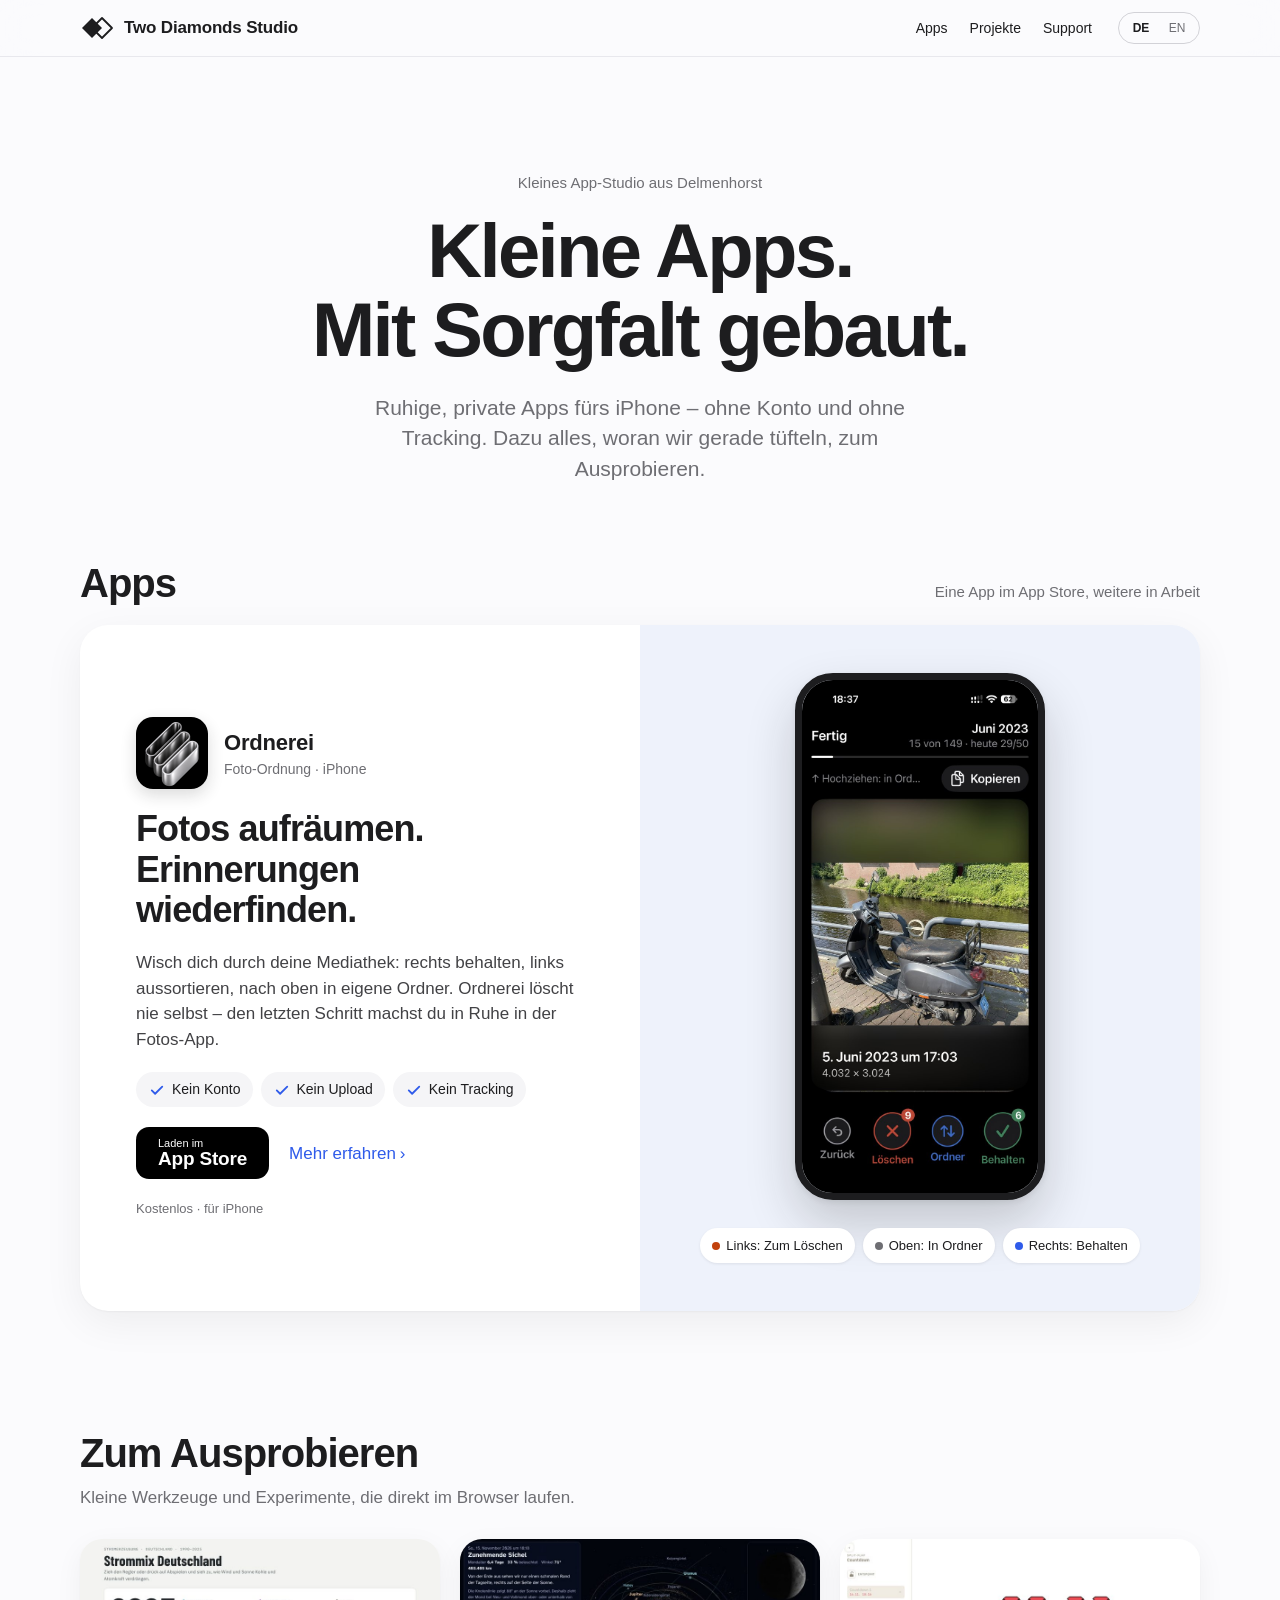
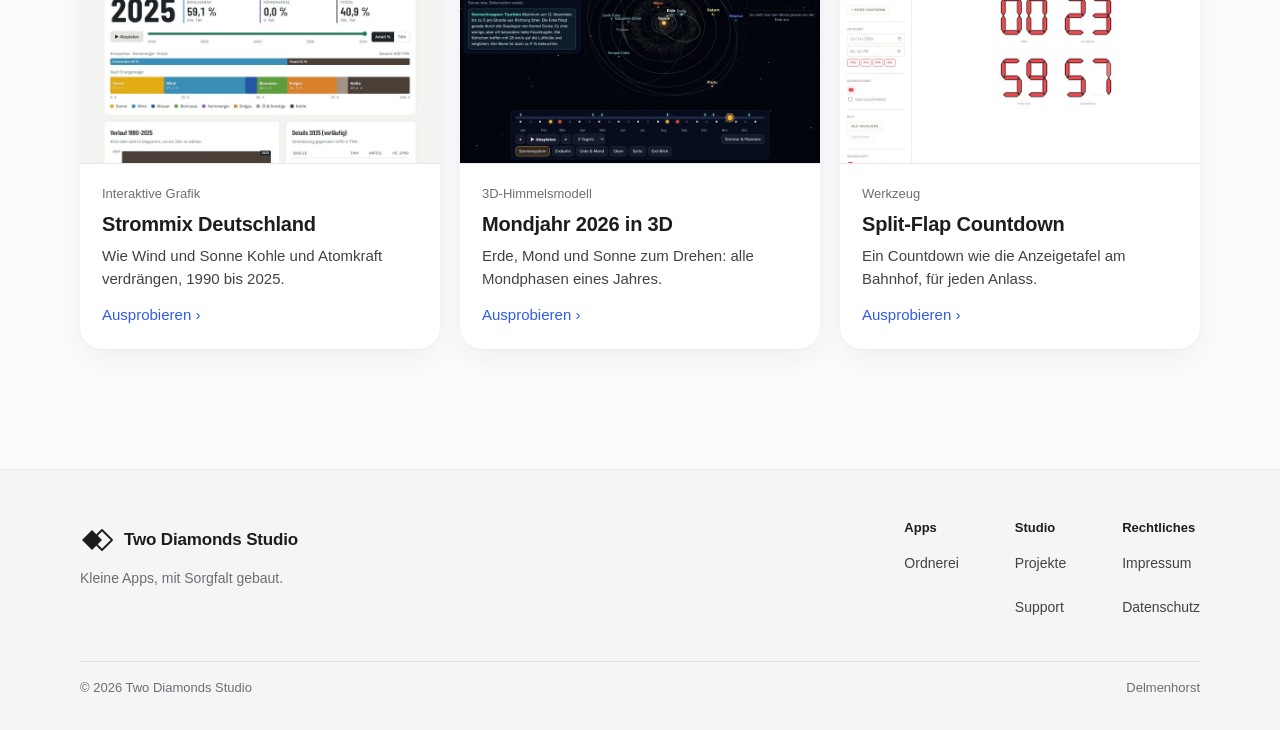
<file: index.html>
<!doctype html>
<html lang="de"><head><meta charset="utf-8"><meta name="viewport" content="width=device-width, initial-scale=1"><title>Two Diamonds Studio – Ruhige Apps fürs iPhone</title><meta name="description" content="Kleines App-Studio aus Delmenhorst. Entdecke Ordnerei: Fotos sortieren und Erinnerungen wiederfinden. Ohne Konto, ohne Tracking."><meta property="og:title" content="Two Diamonds Studio – Ruhige Apps fürs iPhone"><meta property="og:description" content="Kleines App-Studio aus Delmenhorst. Entdecke Ordnerei: Fotos sortieren und Erinnerungen wiederfinden. Ohne Konto, ohne Tracking."><meta property="og:type" content="website"><meta property="og:url" content="https://twodiamondsstudio.com/"><meta property="og:image" content="https://twodiamondsstudio.com/assets/og.png"><meta name="theme-color" content="#FBFBFD"><link rel="stylesheet" href="/assets/style.css"><link rel="icon" href="/assets/favicon.svg" type="image/svg+xml"><link rel="apple-touch-icon" href="/assets/ordnerei-icon.png"><link rel="canonical" href="https://twodiamondsstudio.com/"><link rel="alternate" hreflang="de" href="https://twodiamondsstudio.com/"><link rel="alternate" hreflang="en" href="https://twodiamondsstudio.com/en/"><link rel="alternate" hreflang="x-default" href="https://twodiamondsstudio.com/"></head><body>
<a class="skip" href="#main">Zum Inhalt</a>
<header class="site-header"><div class="wrap bar"><a class="brand" href="/"><svg class="mark" viewBox="0 0 34 24" width="34" height="24" aria-hidden="true"><path d="M12 2 22 12 12 22 2 12Z" fill="#1D1D1F"/><path d="M22 2 32 12 22 22 12 12Z" fill="none" stroke="#1D1D1F" stroke-width="1.8" stroke-linejoin="round"/></svg><span>Two Diamonds Studio</span></a><nav class="main-nav" aria-label="Hauptnavigation"><a href="/#apps">Apps</a><a href="/#projekte">Projekte</a><a href="/support/">Support</a></nav><nav class="languages" aria-label="Sprache"><a href="/" lang="de" hreflang="de" aria-current="page">DE</a><a href="/en/" lang="en" hreflang="en">EN</a></nav></div></header>
<main id="main"><section class="wrap hero reveal"><p class="kicker">Kleines App-Studio aus Delmenhorst</p><h1>Kleine Apps.<br>Mit Sorgfalt gebaut.</h1><p class="lead">Ruhige, private Apps fürs iPhone – ohne Konto und ohne Tracking. Dazu alles, woran wir gerade tüfteln, zum Ausprobieren.</p></section>
<section class="wrap" id="apps"><div class="sec-head reveal"><h2>Apps</h2><p>Eine App im App Store, weitere in Arbeit</p></div><article class="feature reveal"><div class="feature-text"><div class="app-id"><img src="/assets/ordnerei-icon.png" width="72" height="72" alt=""><div><p class="app-name">Ordnerei</p><p class="app-kind">Foto-Ordnung · iPhone</p></div></div><h3>Fotos aufräumen.<br>Erinnerungen wiederfinden.</h3><p>Wisch dich durch deine Mediathek: rechts behalten, links aussortieren, nach oben in eigene Ordner. Ordnerei löscht nie selbst – den letzten Schritt machst du in Ruhe in der Fotos-App.</p><ul class="chips"><li><svg viewBox="0 0 24 24" width="18" height="18" fill="none" stroke="currentColor" stroke-width="2.4" stroke-linecap="round" stroke-linejoin="round" aria-hidden="true"><path d="M5 12.5l4.5 4.5L19 7.5"/></svg>Kein Konto</li><li><svg viewBox="0 0 24 24" width="18" height="18" fill="none" stroke="currentColor" stroke-width="2.4" stroke-linecap="round" stroke-linejoin="round" aria-hidden="true"><path d="M5 12.5l4.5 4.5L19 7.5"/></svg>Kein Upload</li><li><svg viewBox="0 0 24 24" width="18" height="18" fill="none" stroke="currentColor" stroke-width="2.4" stroke-linecap="round" stroke-linejoin="round" aria-hidden="true"><path d="M5 12.5l4.5 4.5L19 7.5"/></svg>Kein Tracking</li></ul><div class="cta"><a class="store" href="https://apps.apple.com/de/app/ordnerei/id6831153735" aria-label="Ordnerei im App Store laden"><span>Laden im</span><strong>App Store</strong></a><a class="more" href="/ordnerei/">Mehr erfahren <span aria-hidden="true">›</span></a></div><p class="fine">Kostenlos · für iPhone</p></div><div class="visual"><img class="shot" src="/assets/ordnerei-screen.jpg" width="640" height="1391" alt="Ordnerei auf dem iPhone: ein Foto mit den Knöpfen Zurück, Löschen, Ordner und Behalten" loading="lazy"><ul class="legend"><li><i style="background:#C2410C"></i>Links: Zum Löschen</li><li><i style="background:#6E6E73"></i>Oben: In Ordner</li><li><i style="background:var(--accent)"></i>Rechts: Behalten</li></ul></div></article></section>
<section class="wrap projects" id="projekte"><div class="reveal"><h2>Zum Ausprobieren</h2><p class="sub">Kleine Werkzeuge und Experimente, die direkt im Browser laufen.</p></div><div class="grid"><a class="tile reveal" href="/projekte/strommix/"><img src="/assets/projekte/strommix.jpg" width="800" height="500" alt="" loading="lazy"><div><span class="kind">Interaktive Grafik</span><span class="name">Strommix Deutschland</span><span class="blurb">Wie Wind und Sonne Kohle und Atomkraft verdrängen, 1990 bis 2025.</span><span class="go">Ausprobieren <span aria-hidden="true">›</span></span></div></a><a class="tile reveal" href="/projekte/mondjahr/"><img src="/assets/projekte/mondjahr.jpg" width="800" height="500" alt="" loading="lazy"><div><span class="kind">3D-Himmelsmodell</span><span class="name">Mondjahr 2026 in 3D</span><span class="blurb">Erde, Mond und Sonne zum Drehen: alle Mondphasen eines Jahres.</span><span class="go">Ausprobieren <span aria-hidden="true">›</span></span></div></a><a class="tile reveal" href="/projekte/countdown/"><img src="/assets/projekte/countdown.jpg" width="800" height="500" alt="" loading="lazy"><div><span class="kind">Werkzeug</span><span class="name">Split-Flap Countdown</span><span class="blurb">Ein Countdown wie die Anzeigetafel am Bahnhof, für jeden Anlass.</span><span class="go">Ausprobieren <span aria-hidden="true">›</span></span></div></a></div></section>
</main>
<footer class="site-footer"><div class="wrap foot-top"><div class="foot-brand"><span class="brand"><svg class="mark" viewBox="0 0 34 24" width="34" height="24" aria-hidden="true"><path d="M12 2 22 12 12 22 2 12Z" fill="#1D1D1F"/><path d="M22 2 32 12 22 22 12 12Z" fill="none" stroke="#1D1D1F" stroke-width="1.8" stroke-linejoin="round"/></svg><span>Two Diamonds Studio</span></span><p>Kleine Apps, mit Sorgfalt gebaut.</p></div><div class="foot-cols"><nav aria-label="Apps"><p>Apps</p><a href="/ordnerei/">Ordnerei</a></nav><nav aria-label="Studio"><p>Studio</p><a href="/#projekte">Projekte</a><a href="/support/">Support</a></nav><nav aria-label="Rechtliches"><p>Rechtliches</p><a href="/impressum/">Impressum</a><a href="/datenschutz/">Datenschutz</a></nav></div></div><div class="wrap foot-bottom"><span>© 2026 Two Diamonds Studio</span><span>Delmenhorst</span></div></footer>
<script src="/assets/site.js" defer></script></body></html>
</file>
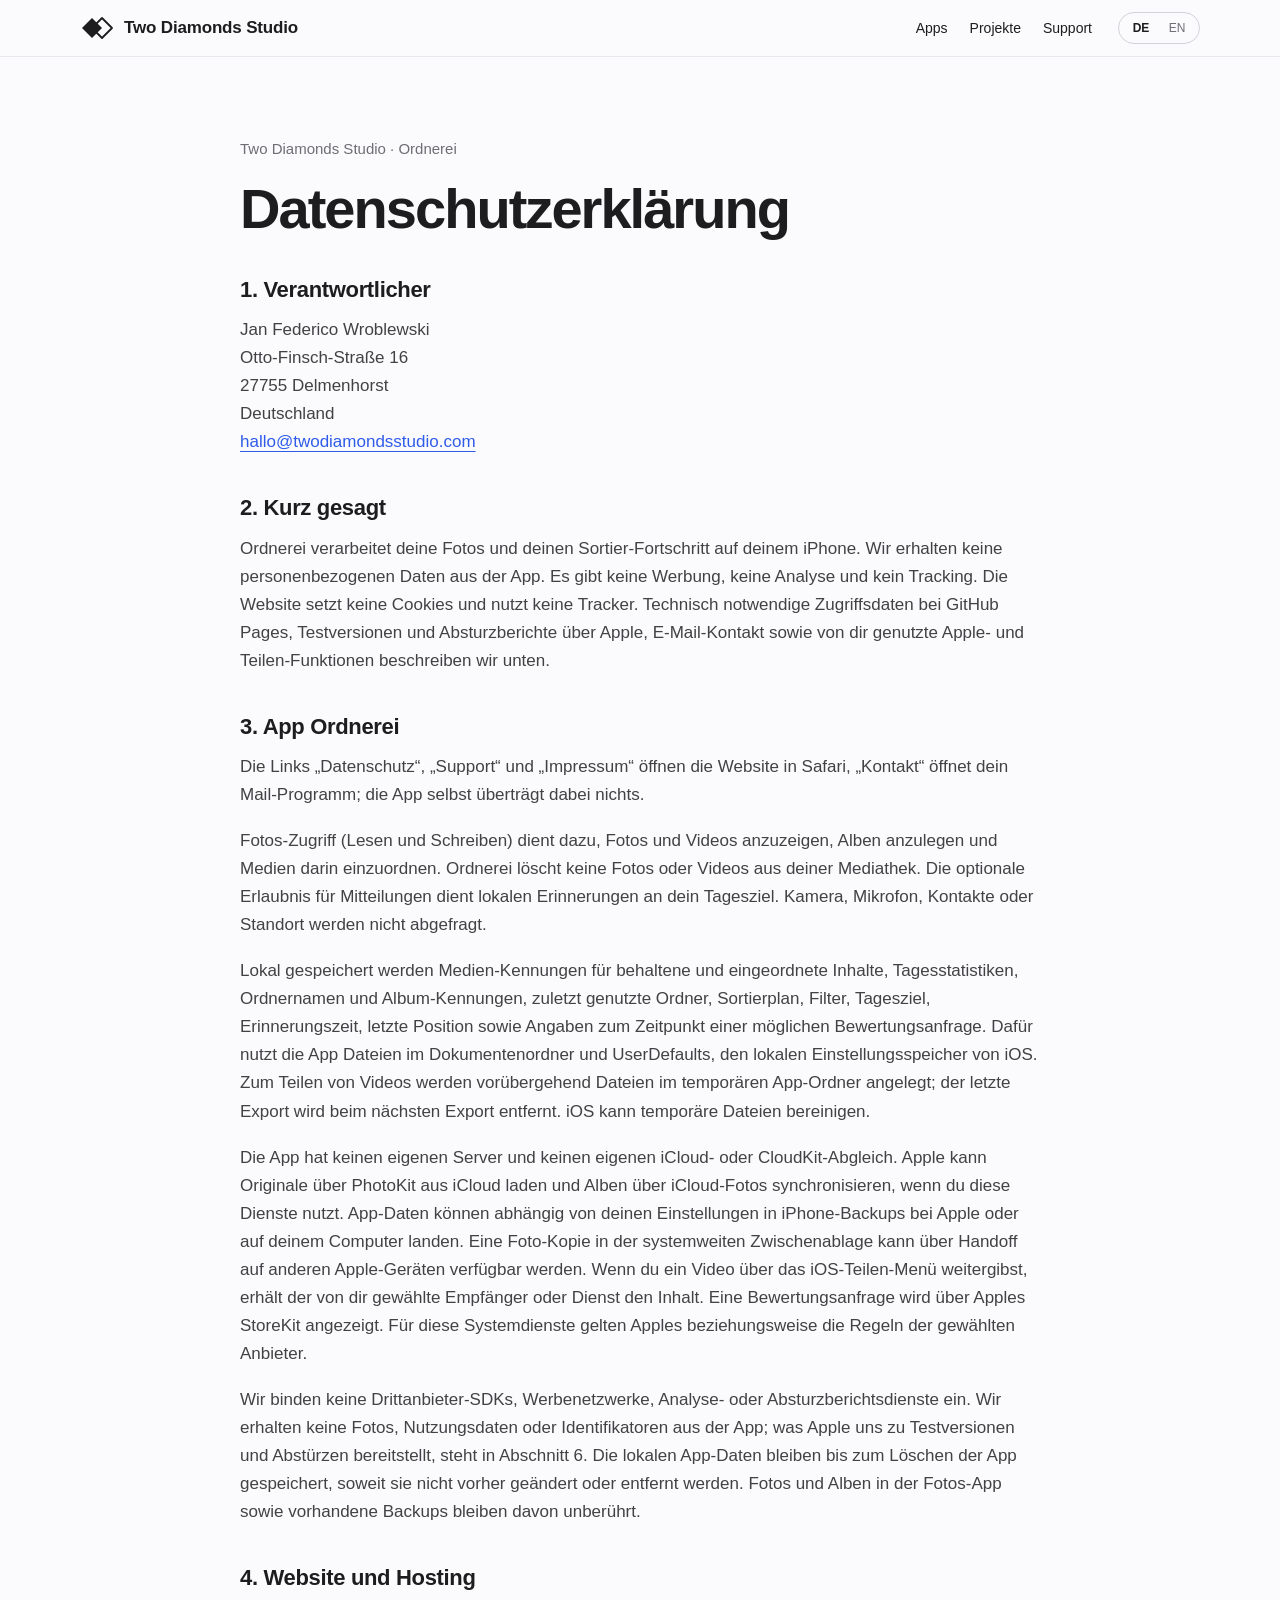
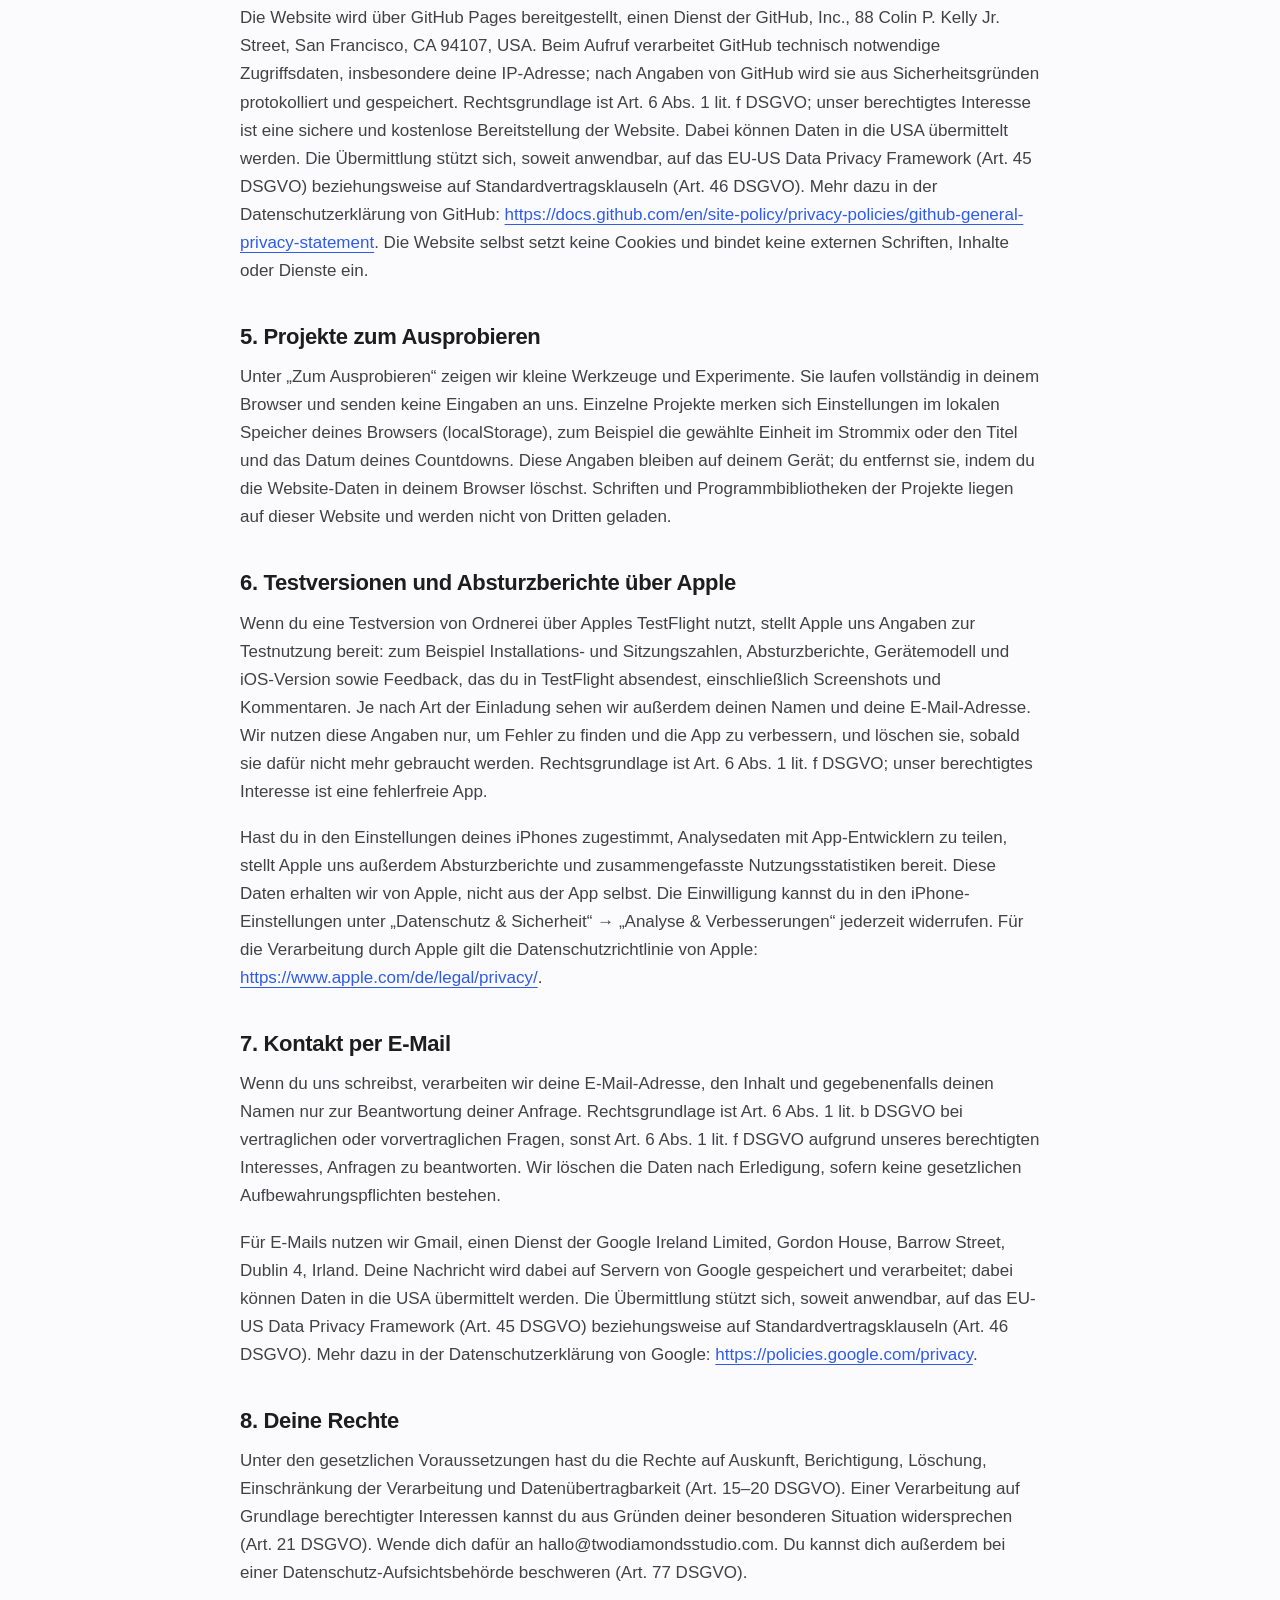
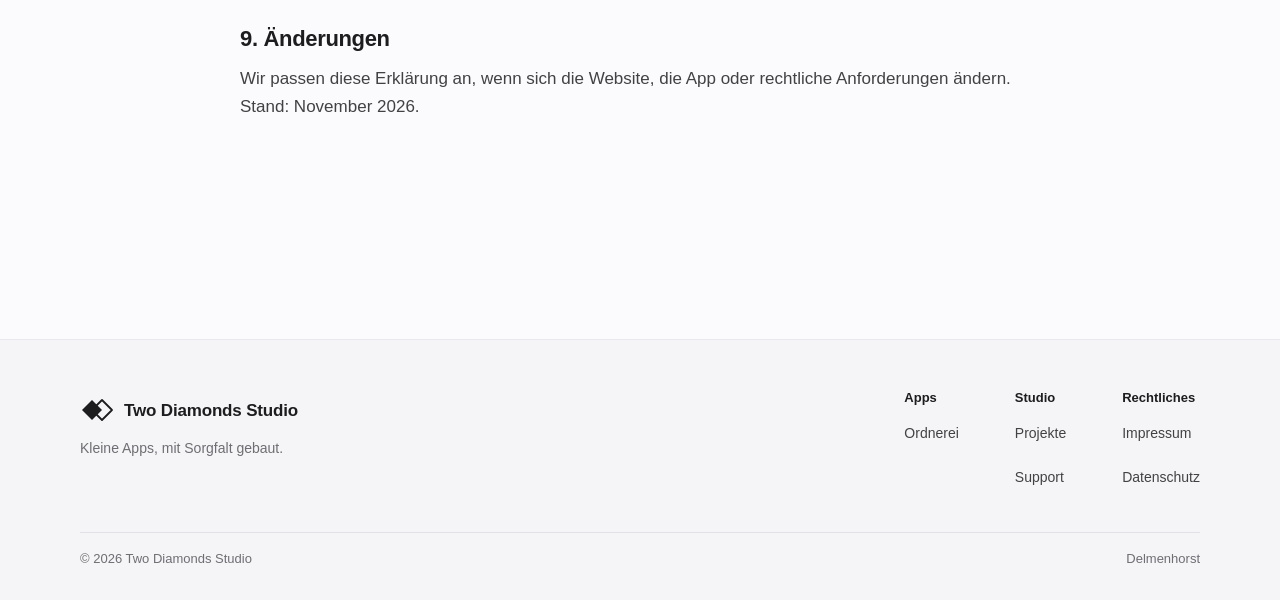
<file: datenschutz/index.html>
<!doctype html>
<html lang="de"><head><meta charset="utf-8"><meta name="viewport" content="width=device-width, initial-scale=1"><title>Datenschutz – Website und Ordnerei</title><meta name="description" content="Wie Ordnerei und twothirds studio mit Daten umgehen: lokale Verarbeitung, Berechtigungen, Hosting und deine Rechte."><meta property="og:title" content="Datenschutz – Website und Ordnerei"><meta property="og:description" content="Wie Ordnerei und twothirds studio mit Daten umgehen: lokale Verarbeitung, Berechtigungen, Hosting und deine Rechte."><meta property="og:type" content="website"><meta property="og:url" content="https://twodiamondsstudio.com/datenschutz/"><meta property="og:image" content="https://twodiamondsstudio.com/assets/og.png"><meta name="theme-color" content="#FBFBFD"><link rel="stylesheet" href="/assets/style.css"><link rel="icon" href="/assets/favicon.svg" type="image/svg+xml"><link rel="apple-touch-icon" href="/assets/ordnerei-icon.png"><link rel="canonical" href="https://twodiamondsstudio.com/datenschutz/"><link rel="alternate" hreflang="de" href="https://twodiamondsstudio.com/datenschutz/"><link rel="alternate" hreflang="en" href="https://twodiamondsstudio.com/en/privacy/"><link rel="alternate" hreflang="x-default" href="https://twodiamondsstudio.com/datenschutz/"></head><body>
<a class="skip" href="#main">Zum Inhalt</a>
<header class="site-header"><div class="wrap bar"><a class="brand" href="/"><svg class="mark" viewBox="0 0 34 24" width="34" height="24" aria-hidden="true"><path d="M12 2 22 12 12 22 2 12Z" fill="#1D1D1F"/><path d="M22 2 32 12 22 22 12 12Z" fill="none" stroke="#1D1D1F" stroke-width="1.8" stroke-linejoin="round"/></svg><span>Two Diamonds Studio</span></a><nav class="main-nav" aria-label="Hauptnavigation"><a href="/#apps">Apps</a><a href="/#projekte">Projekte</a><a href="/support/">Support</a></nav><nav class="languages" aria-label="Sprache"><a href="/datenschutz/" lang="de" hreflang="de" aria-current="page">DE</a><a href="/en/privacy/" lang="en" hreflang="en">EN</a></nav></div></header>
<main id="main"><article class="wrap section reading legal"><p class="eyebrow">Two Diamonds Studio · Ordnerei</p><h1>Datenschutzerklärung</h1><section><h2>1. Verantwortlicher</h2><p>Jan Federico Wroblewski<br>Otto-Finsch-Straße 16<br>27755 Delmenhorst<br>Deutschland<br><a href="mailto:hallo@twodiamondsstudio.com">hallo@twodiamondsstudio.com</a></p></section><section><h2>2. Kurz gesagt</h2><p>Ordnerei verarbeitet deine Fotos und deinen Sortier-Fortschritt auf deinem iPhone. Wir erhalten keine personenbezogenen Daten aus der App. Es gibt keine Werbung, keine Analyse und kein Tracking. Die Website setzt keine Cookies und nutzt keine Tracker. Technisch notwendige Zugriffsdaten bei GitHub Pages, Testversionen und Absturzberichte über Apple, E-Mail-Kontakt sowie von dir genutzte Apple- und Teilen-Funktionen beschreiben wir unten.</p></section><section><h2>3. App Ordnerei</h2><p>Die Links „Datenschutz“, „Support“ und „Impressum“ öffnen die Website in Safari, „Kontakt“ öffnet dein Mail-Programm; die App selbst überträgt dabei nichts.</p><p>Fotos-Zugriff (Lesen und Schreiben) dient dazu, Fotos und Videos anzuzeigen, Alben anzulegen und Medien darin einzuordnen. Ordnerei löscht keine Fotos oder Videos aus deiner Mediathek. Die optionale Erlaubnis für Mitteilungen dient lokalen Erinnerungen an dein Tagesziel. Kamera, Mikrofon, Kontakte oder Standort werden nicht abgefragt.</p><p>Lokal gespeichert werden Medien-Kennungen für behaltene und eingeordnete Inhalte, Tagesstatistiken, Ordnernamen und Album-Kennungen, zuletzt genutzte Ordner, Sortierplan, Filter, Tagesziel, Erinnerungszeit, letzte Position sowie Angaben zum Zeitpunkt einer möglichen Bewertungsanfrage. Dafür nutzt die App Dateien im Dokumentenordner und UserDefaults, den lokalen Einstellungsspeicher von iOS. Zum Teilen von Videos werden vorübergehend Dateien im temporären App-Ordner angelegt; der letzte Export wird beim nächsten Export entfernt. iOS kann temporäre Dateien bereinigen.</p><p>Die App hat keinen eigenen Server und keinen eigenen iCloud- oder CloudKit-Abgleich. Apple kann Originale über PhotoKit aus iCloud laden und Alben über iCloud-Fotos synchronisieren, wenn du diese Dienste nutzt. App-Daten können abhängig von deinen Einstellungen in iPhone-Backups bei Apple oder auf deinem Computer landen. Eine Foto-Kopie in der systemweiten Zwischenablage kann über Handoff auf anderen Apple-Geräten verfügbar werden. Wenn du ein Video über das iOS-Teilen-Menü weitergibst, erhält der von dir gewählte Empfänger oder Dienst den Inhalt. Eine Bewertungsanfrage wird über Apples StoreKit angezeigt. Für diese Systemdienste gelten Apples beziehungsweise die Regeln der gewählten Anbieter.</p><p>Wir binden keine Drittanbieter-SDKs, Werbenetzwerke, Analyse- oder Absturzberichtsdienste ein. Wir erhalten keine Fotos, Nutzungsdaten oder Identifikatoren aus der App; was Apple uns zu Testversionen und Abstürzen bereitstellt, steht in Abschnitt 6. Die lokalen App-Daten bleiben bis zum Löschen der App gespeichert, soweit sie nicht vorher geändert oder entfernt werden. Fotos und Alben in der Fotos-App sowie vorhandene Backups bleiben davon unberührt.</p></section><section><h2>4. Website und Hosting</h2><p>Die Website wird über GitHub Pages bereitgestellt, einen Dienst der GitHub, Inc., 88 Colin P. Kelly Jr. Street, San Francisco, CA 94107, USA. Beim Aufruf verarbeitet GitHub technisch notwendige Zugriffsdaten, insbesondere deine IP-Adresse; nach Angaben von GitHub wird sie aus Sicherheitsgründen protokolliert und gespeichert. Rechtsgrundlage ist Art. 6 Abs. 1 lit. f DSGVO; unser berechtigtes Interesse ist eine sichere und kostenlose Bereitstellung der Website. Dabei können Daten in die USA übermittelt werden. Die Übermittlung stützt sich, soweit anwendbar, auf das EU-US Data Privacy Framework (Art. 45 DSGVO) beziehungsweise auf Standardvertragsklauseln (Art. 46 DSGVO). Mehr dazu in der Datenschutzerklärung von GitHub: <a href="https://docs.github.com/en/site-policy/privacy-policies/github-general-privacy-statement">https://docs.github.com/en/site-policy/privacy-policies/github-general-privacy-statement</a>. Die Website selbst setzt keine Cookies und bindet keine externen Schriften, Inhalte oder Dienste ein.</p></section><section><h2>5. Projekte zum Ausprobieren</h2><p>Unter „Zum Ausprobieren“ zeigen wir kleine Werkzeuge und Experimente. Sie laufen vollständig in deinem Browser und senden keine Eingaben an uns. Einzelne Projekte merken sich Einstellungen im lokalen Speicher deines Browsers (localStorage), zum Beispiel die gewählte Einheit im Strommix oder den Titel und das Datum deines Countdowns. Diese Angaben bleiben auf deinem Gerät; du entfernst sie, indem du die Website-Daten in deinem Browser löschst. Schriften und Programmbibliotheken der Projekte liegen auf dieser Website und werden nicht von Dritten geladen.</p><h2>6. Testversionen und Absturzberichte über Apple</h2><p>Wenn du eine Testversion von Ordnerei über Apples TestFlight nutzt, stellt Apple uns Angaben zur Testnutzung bereit: zum Beispiel Installations- und Sitzungszahlen, Absturzberichte, Gerätemodell und iOS-Version sowie Feedback, das du in TestFlight absendest, einschließlich Screenshots und Kommentaren. Je nach Art der Einladung sehen wir außerdem deinen Namen und deine E-Mail-Adresse. Wir nutzen diese Angaben nur, um Fehler zu finden und die App zu verbessern, und löschen sie, sobald sie dafür nicht mehr gebraucht werden. Rechtsgrundlage ist Art. 6 Abs. 1 lit. f DSGVO; unser berechtigtes Interesse ist eine fehlerfreie App.</p><p>Hast du in den Einstellungen deines iPhones zugestimmt, Analysedaten mit App-Entwicklern zu teilen, stellt Apple uns außerdem Absturzberichte und zusammengefasste Nutzungsstatistiken bereit. Diese Daten erhalten wir von Apple, nicht aus der App selbst. Die Einwilligung kannst du in den iPhone-Einstellungen unter „Datenschutz &amp; Sicherheit“ → „Analyse &amp; Verbesserungen“ jederzeit widerrufen. Für die Verarbeitung durch Apple gilt die Datenschutzrichtlinie von Apple: <a href="https://www.apple.com/de/legal/privacy/">https://www.apple.com/de/legal/privacy/</a>.</p></section><section><h2>7. Kontakt per E-Mail</h2><p>Wenn du uns schreibst, verarbeiten wir deine E-Mail-Adresse, den Inhalt und gegebenenfalls deinen Namen nur zur Beantwortung deiner Anfrage. Rechtsgrundlage ist Art. 6 Abs. 1 lit. b DSGVO bei vertraglichen oder vorvertraglichen Fragen, sonst Art. 6 Abs. 1 lit. f DSGVO aufgrund unseres berechtigten Interesses, Anfragen zu beantworten. Wir löschen die Daten nach Erledigung, sofern keine gesetzlichen Aufbewahrungspflichten bestehen.</p><p>Für E-Mails nutzen wir Gmail, einen Dienst der Google Ireland Limited, Gordon House, Barrow Street, Dublin 4, Irland. Deine Nachricht wird dabei auf Servern von Google gespeichert und verarbeitet; dabei können Daten in die USA übermittelt werden. Die Übermittlung stützt sich, soweit anwendbar, auf das EU-US Data Privacy Framework (Art. 45 DSGVO) beziehungsweise auf Standardvertragsklauseln (Art. 46 DSGVO). Mehr dazu in der Datenschutzerklärung von Google: <a href="https://policies.google.com/privacy?hl=de">https://policies.google.com/privacy</a>.</p></section><section><h2>8. Deine Rechte</h2><p>Unter den gesetzlichen Voraussetzungen hast du die Rechte auf Auskunft, Berichtigung, Löschung, Einschränkung der Verarbeitung und Datenübertragbarkeit (Art. 15–20 DSGVO). Einer Verarbeitung auf Grundlage berechtigter Interessen kannst du aus Gründen deiner besonderen Situation widersprechen (Art. 21 DSGVO). Wende dich dafür an hallo@twodiamondsstudio.com. Du kannst dich außerdem bei einer Datenschutz-Aufsichtsbehörde beschweren (Art. 77 DSGVO).</p></section><section><h2>9. Änderungen</h2><p>Wir passen diese Erklärung an, wenn sich die Website, die App oder rechtliche Anforderungen ändern. Stand: November 2026.</p></section></article></main>
<footer class="site-footer"><div class="wrap foot-top"><div class="foot-brand"><span class="brand"><svg class="mark" viewBox="0 0 34 24" width="34" height="24" aria-hidden="true"><path d="M12 2 22 12 12 22 2 12Z" fill="#1D1D1F"/><path d="M22 2 32 12 22 22 12 12Z" fill="none" stroke="#1D1D1F" stroke-width="1.8" stroke-linejoin="round"/></svg><span>Two Diamonds Studio</span></span><p>Kleine Apps, mit Sorgfalt gebaut.</p></div><div class="foot-cols"><nav aria-label="Apps"><p>Apps</p><a href="/ordnerei/">Ordnerei</a></nav><nav aria-label="Studio"><p>Studio</p><a href="/#projekte">Projekte</a><a href="/support/">Support</a></nav><nav aria-label="Rechtliches"><p>Rechtliches</p><a href="/impressum/">Impressum</a><a href="/datenschutz/">Datenschutz</a></nav></div></div><div class="wrap foot-bottom"><span>© 2026 Two Diamonds Studio</span><span>Delmenhorst</span></div></footer>
<script src="/assets/site.js" defer></script></body></html>
</file>
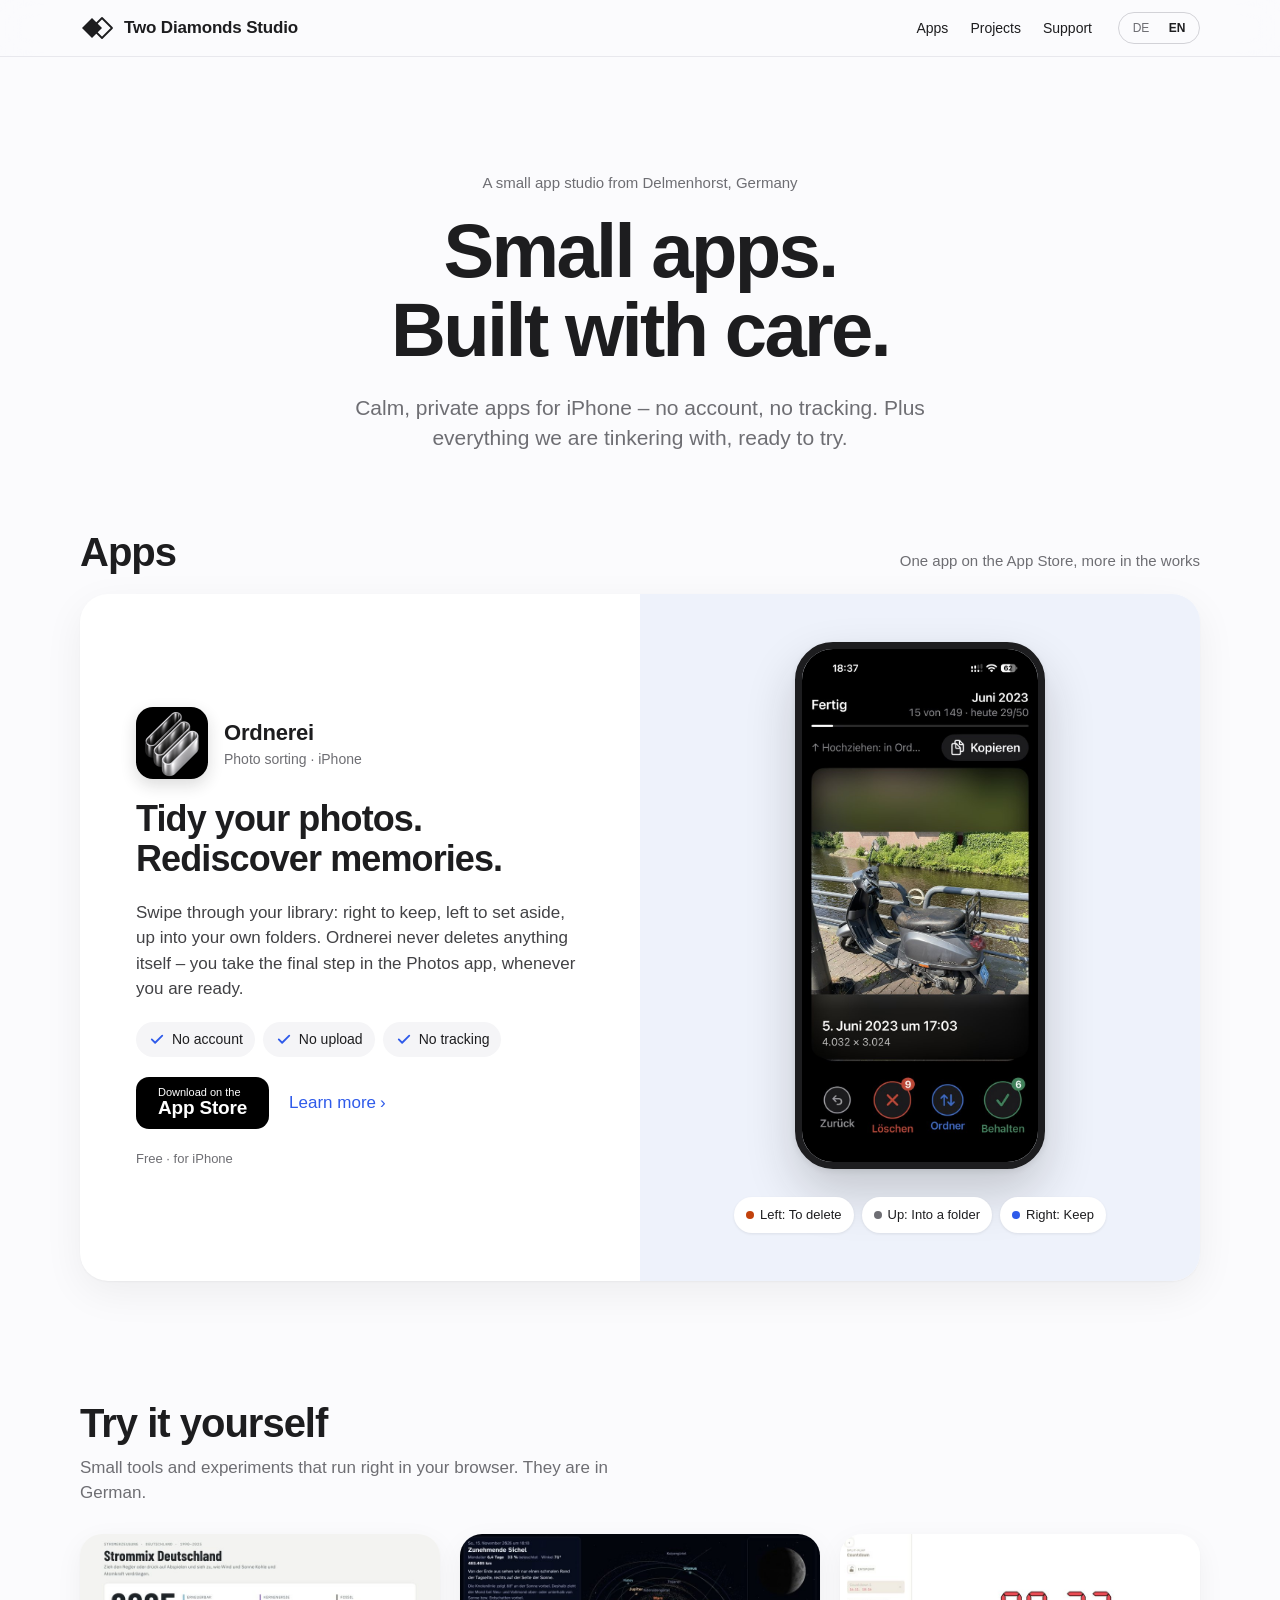
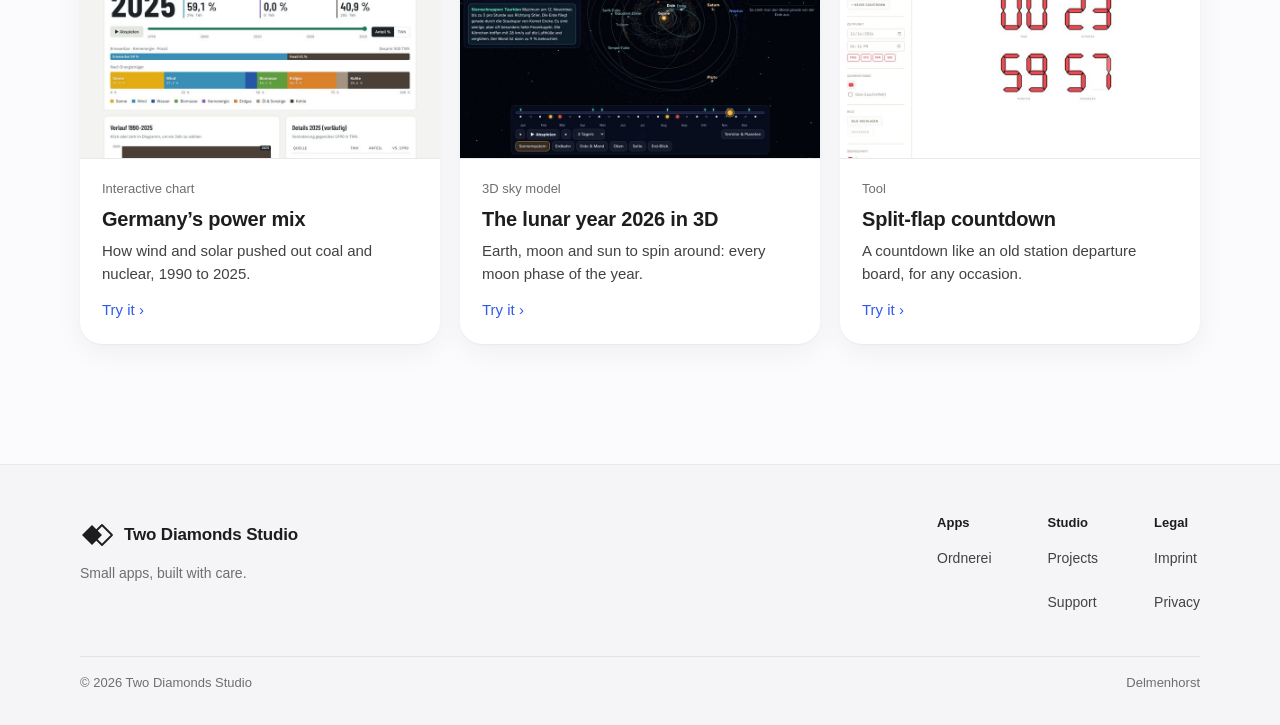
<file: en/index.html>
<!doctype html>
<html lang="en"><head><meta charset="utf-8"><meta name="viewport" content="width=device-width, initial-scale=1"><title>Two Diamonds Studio – Calm apps for iPhone</title><meta name="description" content="A small app studio from Delmenhorst, Germany. Discover Ordnerei: sort your photos and rediscover memories. No account, no tracking."><meta property="og:title" content="Two Diamonds Studio – Calm apps for iPhone"><meta property="og:description" content="A small app studio from Delmenhorst, Germany. Discover Ordnerei: sort your photos and rediscover memories. No account, no tracking."><meta property="og:type" content="website"><meta property="og:url" content="https://twodiamondsstudio.com/en/"><meta property="og:image" content="https://twodiamondsstudio.com/assets/og.png"><meta name="theme-color" content="#FBFBFD"><link rel="stylesheet" href="/assets/style.css"><link rel="icon" href="/assets/favicon.svg" type="image/svg+xml"><link rel="apple-touch-icon" href="/assets/ordnerei-icon.png"><link rel="canonical" href="https://twodiamondsstudio.com/en/"><link rel="alternate" hreflang="de" href="https://twodiamondsstudio.com/"><link rel="alternate" hreflang="en" href="https://twodiamondsstudio.com/en/"><link rel="alternate" hreflang="x-default" href="https://twodiamondsstudio.com/"></head><body>
<a class="skip" href="#main">Skip to content</a>
<header class="site-header"><div class="wrap bar"><a class="brand" href="/en/"><svg class="mark" viewBox="0 0 34 24" width="34" height="24" aria-hidden="true"><path d="M12 2 22 12 12 22 2 12Z" fill="#1D1D1F"/><path d="M22 2 32 12 22 22 12 12Z" fill="none" stroke="#1D1D1F" stroke-width="1.8" stroke-linejoin="round"/></svg><span>Two Diamonds Studio</span></a><nav class="main-nav" aria-label="Main navigation"><a href="/en/#apps">Apps</a><a href="/en/#projekte">Projects</a><a href="/en/support/">Support</a></nav><nav class="languages" aria-label="Language"><a href="/" lang="de" hreflang="de">DE</a><a href="/en/" lang="en" hreflang="en" aria-current="page">EN</a></nav></div></header>
<main id="main"><section class="wrap hero reveal"><p class="kicker">A small app studio from Delmenhorst, Germany</p><h1>Small apps.<br>Built with care.</h1><p class="lead">Calm, private apps for iPhone – no account, no tracking. Plus everything we are tinkering with, ready to try.</p></section>
<section class="wrap" id="apps"><div class="sec-head reveal"><h2>Apps</h2><p>One app on the App Store, more in the works</p></div><article class="feature reveal"><div class="feature-text"><div class="app-id"><img src="/assets/ordnerei-icon.png" width="72" height="72" alt=""><div><p class="app-name">Ordnerei</p><p class="app-kind">Photo sorting · iPhone</p></div></div><h3>Tidy your photos.<br>Rediscover memories.</h3><p>Swipe through your library: right to keep, left to set aside, up into your own folders. Ordnerei never deletes anything itself – you take the final step in the Photos app, whenever you are ready.</p><ul class="chips"><li><svg viewBox="0 0 24 24" width="18" height="18" fill="none" stroke="currentColor" stroke-width="2.4" stroke-linecap="round" stroke-linejoin="round" aria-hidden="true"><path d="M5 12.5l4.5 4.5L19 7.5"/></svg>No account</li><li><svg viewBox="0 0 24 24" width="18" height="18" fill="none" stroke="currentColor" stroke-width="2.4" stroke-linecap="round" stroke-linejoin="round" aria-hidden="true"><path d="M5 12.5l4.5 4.5L19 7.5"/></svg>No upload</li><li><svg viewBox="0 0 24 24" width="18" height="18" fill="none" stroke="currentColor" stroke-width="2.4" stroke-linecap="round" stroke-linejoin="round" aria-hidden="true"><path d="M5 12.5l4.5 4.5L19 7.5"/></svg>No tracking</li></ul><div class="cta"><a class="store" href="https://apps.apple.com/app/ordnerei/id6831153735" aria-label="Download Ordnerei on the App Store"><span>Download on the</span><strong>App Store</strong></a><a class="more" href="/en/ordnerei/">Learn more <span aria-hidden="true">›</span></a></div><p class="fine">Free · for iPhone</p></div><div class="visual"><img class="shot" src="/assets/ordnerei-screen.jpg" width="640" height="1391" alt="Ordnerei on iPhone: a photo with the buttons Back, Delete, Folder and Keep" loading="lazy"><ul class="legend"><li><i style="background:#C2410C"></i>Left: To delete</li><li><i style="background:#6E6E73"></i>Up: Into a folder</li><li><i style="background:var(--accent)"></i>Right: Keep</li></ul></div></article></section>
<section class="wrap projects" id="projekte"><div class="reveal"><h2>Try it yourself</h2><p class="sub">Small tools and experiments that run right in your browser. They are in German.</p></div><div class="grid"><a class="tile reveal" href="/projekte/strommix/"><img src="/assets/projekte/strommix.jpg" width="800" height="500" alt="" loading="lazy"><div><span class="kind">Interactive chart</span><span class="name">Germany’s power mix</span><span class="blurb">How wind and solar pushed out coal and nuclear, 1990 to 2025.</span><span class="go">Try it <span aria-hidden="true">›</span></span></div></a><a class="tile reveal" href="/projekte/mondjahr/"><img src="/assets/projekte/mondjahr.jpg" width="800" height="500" alt="" loading="lazy"><div><span class="kind">3D sky model</span><span class="name">The lunar year 2026 in 3D</span><span class="blurb">Earth, moon and sun to spin around: every moon phase of the year.</span><span class="go">Try it <span aria-hidden="true">›</span></span></div></a><a class="tile reveal" href="/projekte/countdown/"><img src="/assets/projekte/countdown.jpg" width="800" height="500" alt="" loading="lazy"><div><span class="kind">Tool</span><span class="name">Split-flap countdown</span><span class="blurb">A countdown like an old station departure board, for any occasion.</span><span class="go">Try it <span aria-hidden="true">›</span></span></div></a></div></section>
</main>
<footer class="site-footer"><div class="wrap foot-top"><div class="foot-brand"><span class="brand"><svg class="mark" viewBox="0 0 34 24" width="34" height="24" aria-hidden="true"><path d="M12 2 22 12 12 22 2 12Z" fill="#1D1D1F"/><path d="M22 2 32 12 22 22 12 12Z" fill="none" stroke="#1D1D1F" stroke-width="1.8" stroke-linejoin="round"/></svg><span>Two Diamonds Studio</span></span><p>Small apps, built with care.</p></div><div class="foot-cols"><nav aria-label="Apps"><p>Apps</p><a href="/en/ordnerei/">Ordnerei</a></nav><nav aria-label="Studio"><p>Studio</p><a href="/en/#projekte">Projects</a><a href="/en/support/">Support</a></nav><nav aria-label="Legal"><p>Legal</p><a href="/en/imprint/">Imprint</a><a href="/en/privacy/">Privacy</a></nav></div></div><div class="wrap foot-bottom"><span>© 2026 Two Diamonds Studio</span><span>Delmenhorst</span></div></footer>
<script src="/assets/site.js" defer></script></body></html>
</file>
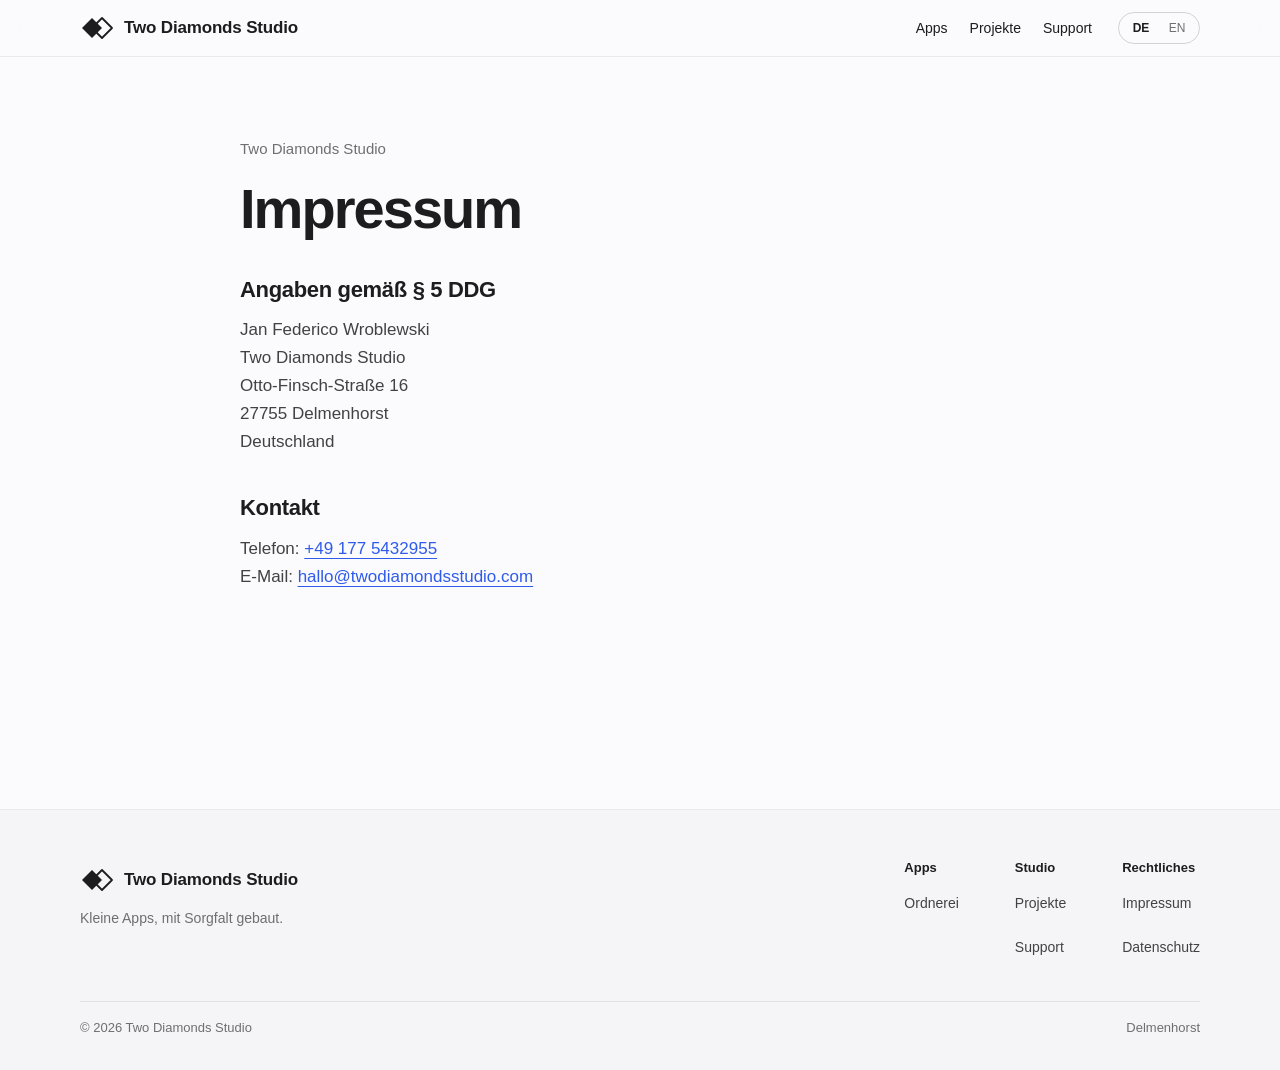
<file: impressum/index.html>
<!doctype html>
<html lang="de"><head><meta charset="utf-8"><meta name="viewport" content="width=device-width, initial-scale=1"><title>Impressum – Two Diamonds Studio</title><meta name="description" content="Anbieterangaben und Kontakt von twothirds studio gemäß § 5 DDG."><meta property="og:title" content="Impressum – Two Diamonds Studio"><meta property="og:description" content="Anbieterangaben und Kontakt von twothirds studio gemäß § 5 DDG."><meta property="og:type" content="website"><meta property="og:url" content="https://twodiamondsstudio.com/impressum/"><meta property="og:image" content="https://twodiamondsstudio.com/assets/og.png"><meta name="theme-color" content="#FBFBFD"><link rel="stylesheet" href="/assets/style.css"><link rel="icon" href="/assets/favicon.svg" type="image/svg+xml"><link rel="apple-touch-icon" href="/assets/ordnerei-icon.png"><link rel="canonical" href="https://twodiamondsstudio.com/impressum/"><link rel="alternate" hreflang="de" href="https://twodiamondsstudio.com/impressum/"><link rel="alternate" hreflang="en" href="https://twodiamondsstudio.com/en/imprint/"><link rel="alternate" hreflang="x-default" href="https://twodiamondsstudio.com/impressum/"></head><body>
<a class="skip" href="#main">Zum Inhalt</a>
<header class="site-header"><div class="wrap bar"><a class="brand" href="/"><svg class="mark" viewBox="0 0 34 24" width="34" height="24" aria-hidden="true"><path d="M12 2 22 12 12 22 2 12Z" fill="#1D1D1F"/><path d="M22 2 32 12 22 22 12 12Z" fill="none" stroke="#1D1D1F" stroke-width="1.8" stroke-linejoin="round"/></svg><span>Two Diamonds Studio</span></a><nav class="main-nav" aria-label="Hauptnavigation"><a href="/#apps">Apps</a><a href="/#projekte">Projekte</a><a href="/support/">Support</a></nav><nav class="languages" aria-label="Sprache"><a href="/impressum/" lang="de" hreflang="de" aria-current="page">DE</a><a href="/en/imprint/" lang="en" hreflang="en">EN</a></nav></div></header>
<main id="main"><article class="wrap section reading legal"><p class="eyebrow">Two Diamonds Studio</p><h1>Impressum</h1><h2>Angaben gemäß § 5 DDG</h2><p>Jan Federico Wroblewski<br>Two Diamonds Studio<br>Otto-Finsch-Straße 16<br>27755 Delmenhorst<br>Deutschland</p><h2>Kontakt</h2><p>Telefon: <a href="tel:+491775432955">+49 177 5432955</a><br>E-Mail: <a href="mailto:hallo@twodiamondsstudio.com">hallo@twodiamondsstudio.com</a></p></article></main>
<footer class="site-footer"><div class="wrap foot-top"><div class="foot-brand"><span class="brand"><svg class="mark" viewBox="0 0 34 24" width="34" height="24" aria-hidden="true"><path d="M12 2 22 12 12 22 2 12Z" fill="#1D1D1F"/><path d="M22 2 32 12 22 22 12 12Z" fill="none" stroke="#1D1D1F" stroke-width="1.8" stroke-linejoin="round"/></svg><span>Two Diamonds Studio</span></span><p>Kleine Apps, mit Sorgfalt gebaut.</p></div><div class="foot-cols"><nav aria-label="Apps"><p>Apps</p><a href="/ordnerei/">Ordnerei</a></nav><nav aria-label="Studio"><p>Studio</p><a href="/#projekte">Projekte</a><a href="/support/">Support</a></nav><nav aria-label="Rechtliches"><p>Rechtliches</p><a href="/impressum/">Impressum</a><a href="/datenschutz/">Datenschutz</a></nav></div></div><div class="wrap foot-bottom"><span>© 2026 Two Diamonds Studio</span><span>Delmenhorst</span></div></footer>
<script src="/assets/site.js" defer></script></body></html>
</file>
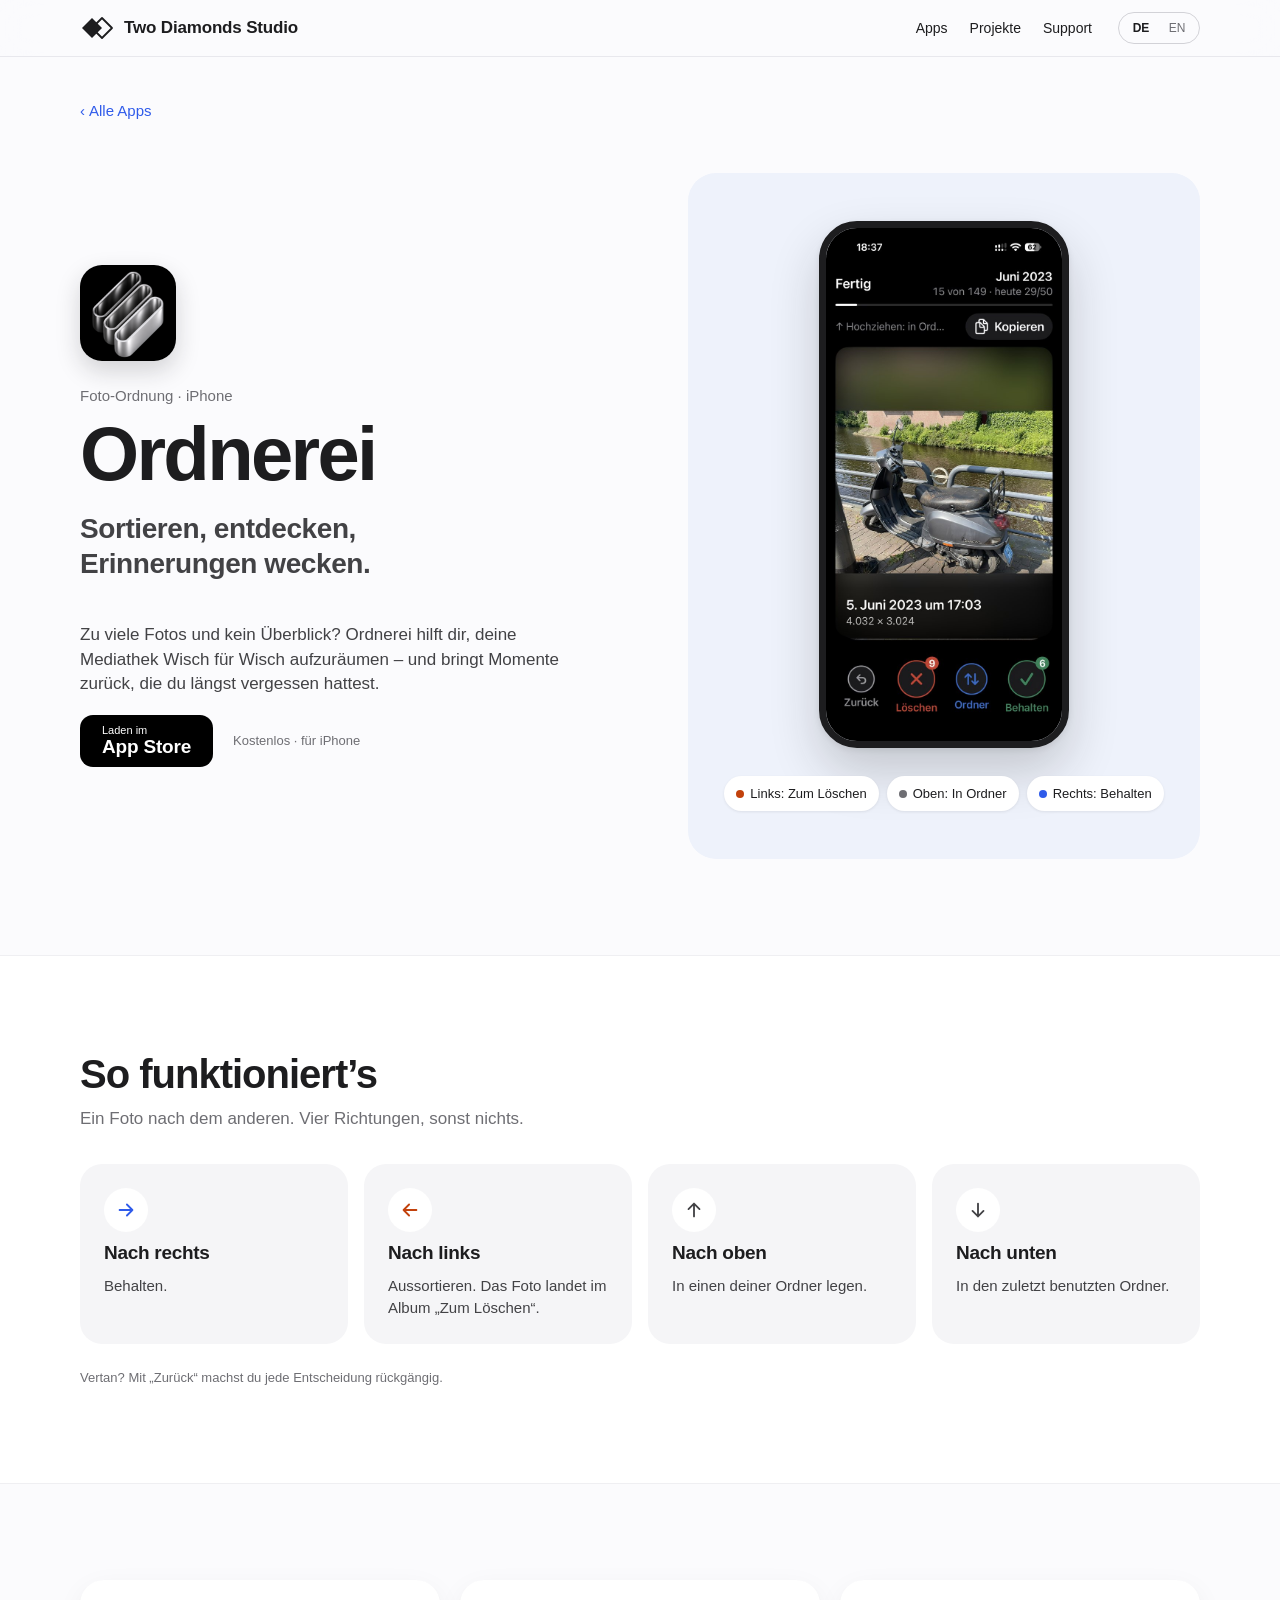
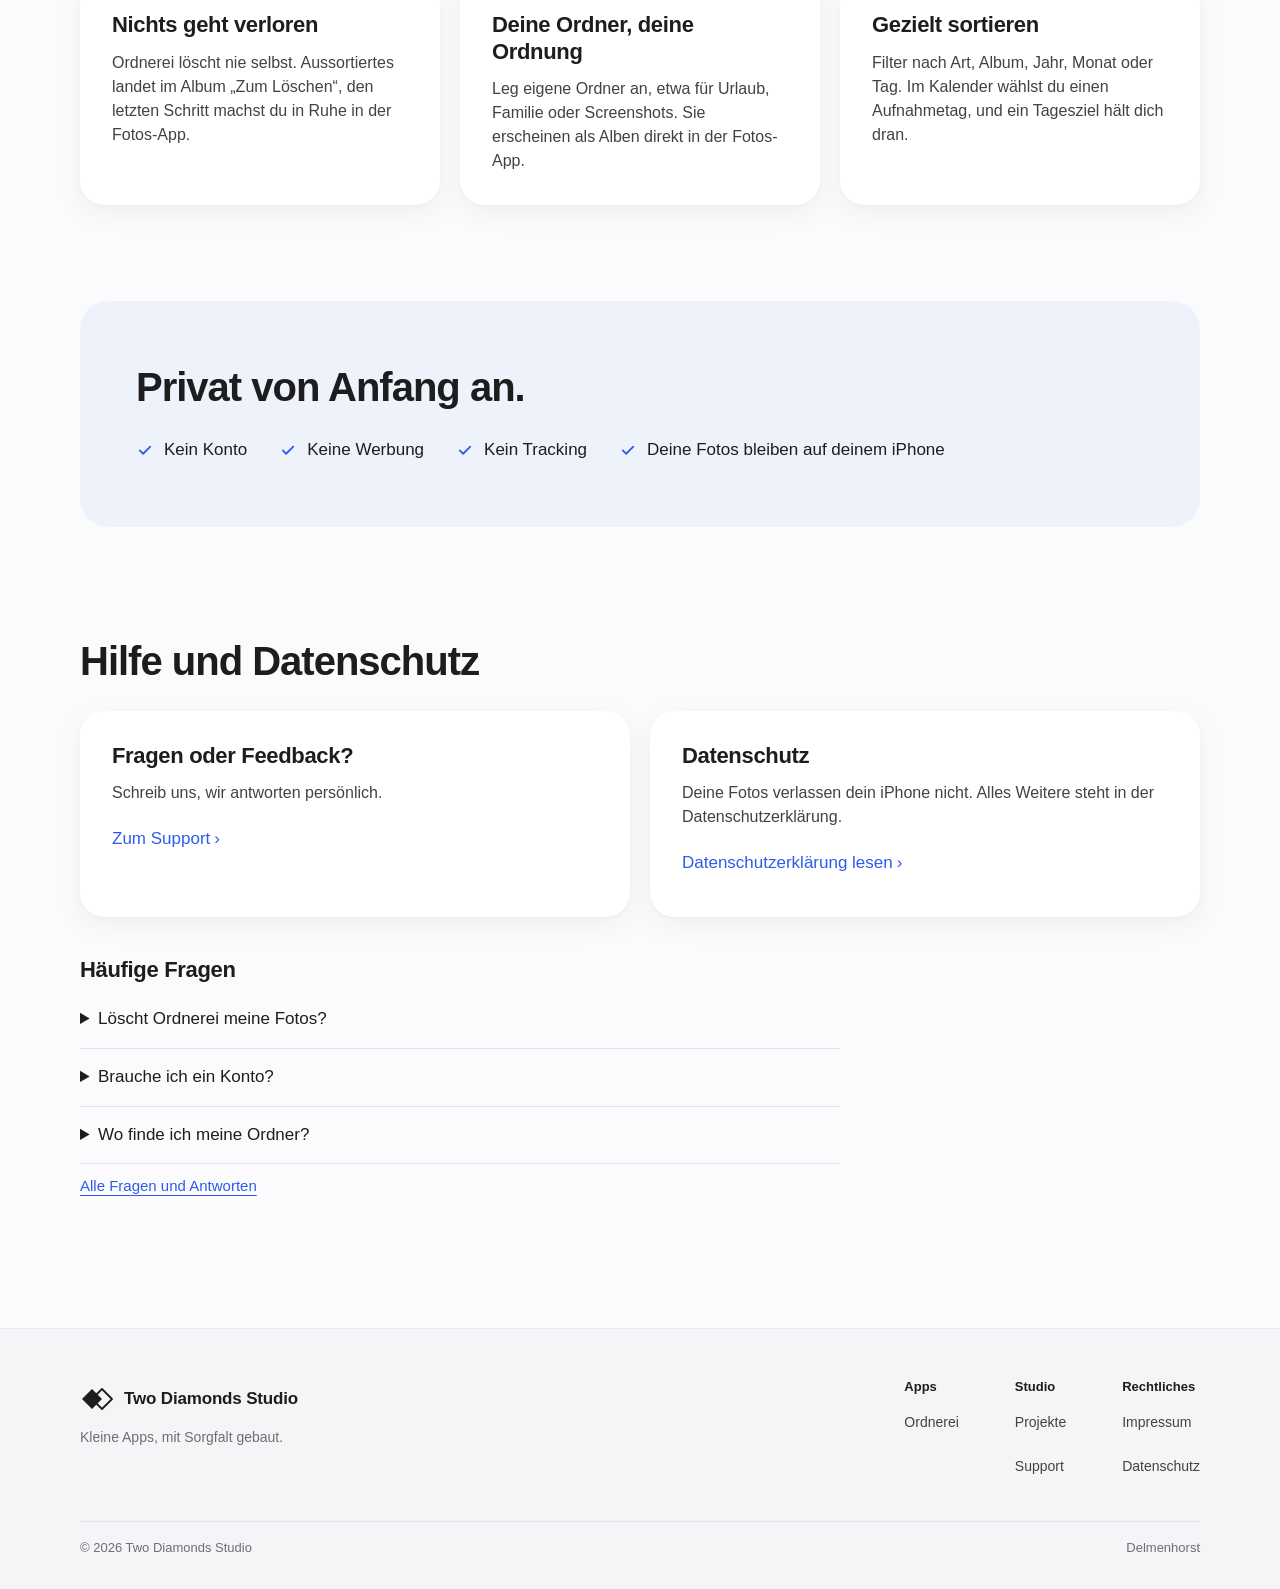
<file: ordnerei/index.html>
<!doctype html>
<html lang="de"><head><meta charset="utf-8"><meta name="viewport" content="width=device-width, initial-scale=1"><title>Ordnerei – Fotos sortieren, Erinnerungen wecken · Two Diamonds Studio</title><meta name="description" content="Ordnerei hilft dir, deine Fotos Wisch für Wisch aufzuräumen. Löscht nie selbst, ohne Konto, ohne Werbung, ohne Tracking."><meta property="og:title" content="Ordnerei – Fotos sortieren, Erinnerungen wecken · Two Diamonds Studio"><meta property="og:description" content="Ordnerei hilft dir, deine Fotos Wisch für Wisch aufzuräumen. Löscht nie selbst, ohne Konto, ohne Werbung, ohne Tracking."><meta property="og:type" content="website"><meta property="og:url" content="https://twodiamondsstudio.com/ordnerei/"><meta property="og:image" content="https://twodiamondsstudio.com/assets/og.png"><meta name="theme-color" content="#FBFBFD"><link rel="stylesheet" href="/assets/style.css"><link rel="icon" href="/assets/favicon.svg" type="image/svg+xml"><link rel="apple-touch-icon" href="/assets/ordnerei-icon.png"><link rel="canonical" href="https://twodiamondsstudio.com/ordnerei/"><link rel="alternate" hreflang="de" href="https://twodiamondsstudio.com/ordnerei/"><link rel="alternate" hreflang="en" href="https://twodiamondsstudio.com/en/ordnerei/"><link rel="alternate" hreflang="x-default" href="https://twodiamondsstudio.com/ordnerei/"></head><body>
<a class="skip" href="#main">Zum Inhalt</a>
<header class="site-header"><div class="wrap bar"><a class="brand" href="/"><svg class="mark" viewBox="0 0 34 24" width="34" height="24" aria-hidden="true"><path d="M12 2 22 12 12 22 2 12Z" fill="#1D1D1F"/><path d="M22 2 32 12 22 22 12 12Z" fill="none" stroke="#1D1D1F" stroke-width="1.8" stroke-linejoin="round"/></svg><span>Two Diamonds Studio</span></a><nav class="main-nav" aria-label="Hauptnavigation"><a href="/#apps">Apps</a><a href="/#projekte">Projekte</a><a href="/support/">Support</a></nav><nav class="languages" aria-label="Sprache"><a href="/ordnerei/" lang="de" hreflang="de" aria-current="page">DE</a><a href="/en/ordnerei/" lang="en" hreflang="en">EN</a></nav></div></header>
<main id="main"><section class="wrap app-hero"><a class="back" href="/#apps"><span aria-hidden="true">‹</span> Alle Apps</a><div class="app-hero-grid"><div class="reveal"><img class="big-icon" src="/assets/ordnerei-icon.png" width="96" height="96" alt=""><p class="kicker">Foto-Ordnung · iPhone</p><h1>Ordnerei</h1><p class="slogan">Sortieren, entdecken,<br>Erinnerungen wecken.</p><p class="lead left">Zu viele Fotos und kein Überblick? Ordnerei hilft dir, deine Mediathek Wisch für Wisch aufzuräumen – und bringt Momente zurück, die du längst vergessen hattest.</p><div class="cta"><a class="store" href="https://apps.apple.com/de/app/ordnerei/id6831153735" aria-label="Ordnerei im App Store laden"><span>Laden im</span><strong>App Store</strong></a><span class="fine">Kostenlos · für iPhone</span></div></div><div class="panel reveal"><div class="visual"><img class="shot" src="/assets/ordnerei-screen.jpg" width="640" height="1391" alt="Ordnerei auf dem iPhone: ein Foto mit den Knöpfen Zurück, Löschen, Ordner und Behalten" loading="lazy"><ul class="legend"><li><i style="background:#C2410C"></i>Links: Zum Löschen</li><li><i style="background:#6E6E73"></i>Oben: In Ordner</li><li><i style="background:var(--accent)"></i>Rechts: Behalten</li></ul></div></div></div></section>
<section class="band"><div class="wrap"><div class="reveal"><h2>So funktioniert’s</h2><p class="sub">Ein Foto nach dem anderen. Vier Richtungen, sonst nichts.</p></div><div class="steps"><div class="step reveal"><span class="arrow" style="color:var(--accent)"><svg width="22" height="22" viewBox="0 0 24 24" fill="none" stroke="currentColor" stroke-width="2" stroke-linecap="round" stroke-linejoin="round" aria-hidden="true"><path d="M5 12h14M13 6l6 6-6 6"/></svg></span><h3>Nach rechts</h3><p>Behalten.</p></div><div class="step reveal"><span class="arrow" style="color:#C2410C"><svg width="22" height="22" viewBox="0 0 24 24" fill="none" stroke="currentColor" stroke-width="2" stroke-linecap="round" stroke-linejoin="round" aria-hidden="true"><path d="M19 12H5M11 6l-6 6 6 6"/></svg></span><h3>Nach links</h3><p>Aussortieren. Das Foto landet im Album „Zum Löschen“.</p></div><div class="step reveal"><span class="arrow" style="color:#424245"><svg width="22" height="22" viewBox="0 0 24 24" fill="none" stroke="currentColor" stroke-width="2" stroke-linecap="round" stroke-linejoin="round" aria-hidden="true"><path d="M12 19V5M6 11l6-6 6 6"/></svg></span><h3>Nach oben</h3><p>In einen deiner Ordner legen.</p></div><div class="step reveal"><span class="arrow" style="color:#424245"><svg width="22" height="22" viewBox="0 0 24 24" fill="none" stroke="currentColor" stroke-width="2" stroke-linecap="round" stroke-linejoin="round" aria-hidden="true"><path d="M12 5v14M6 13l6 6 6-6"/></svg></span><h3>Nach unten</h3><p>In den zuletzt benutzten Ordner.</p></div></div><p class="fine reveal">Vertan? Mit „Zurück“ machst du jede Entscheidung rückgängig.</p></div></section>
<section class="wrap cards"><div class="card reveal"><h3>Nichts geht verloren</h3><p>Ordnerei löscht nie selbst. Aussortiertes landet im Album „Zum Löschen“, den letzten Schritt machst du in Ruhe in der Fotos-App.</p></div><div class="card reveal"><h3>Deine Ordner, deine Ordnung</h3><p>Leg eigene Ordner an, etwa für Urlaub, Familie oder Screenshots. Sie erscheinen als Alben direkt in der Fotos-App.</p></div><div class="card reveal"><h3>Gezielt sortieren</h3><p>Filter nach Art, Album, Jahr, Monat oder Tag. Im Kalender wählst du einen Aufnahmetag, und ein Tagesziel hält dich dran.</p></div></section>
<section class="wrap"><div class="trust reveal"><h2>Privat von Anfang an.</h2><ul><li><svg viewBox="0 0 24 24" width="18" height="18" fill="none" stroke="currentColor" stroke-width="2.4" stroke-linecap="round" stroke-linejoin="round" aria-hidden="true"><path d="M5 12.5l4.5 4.5L19 7.5"/></svg>Kein Konto</li><li><svg viewBox="0 0 24 24" width="18" height="18" fill="none" stroke="currentColor" stroke-width="2.4" stroke-linecap="round" stroke-linejoin="round" aria-hidden="true"><path d="M5 12.5l4.5 4.5L19 7.5"/></svg>Keine Werbung</li><li><svg viewBox="0 0 24 24" width="18" height="18" fill="none" stroke="currentColor" stroke-width="2.4" stroke-linecap="round" stroke-linejoin="round" aria-hidden="true"><path d="M5 12.5l4.5 4.5L19 7.5"/></svg>Kein Tracking</li><li><svg viewBox="0 0 24 24" width="18" height="18" fill="none" stroke="currentColor" stroke-width="2.4" stroke-linecap="round" stroke-linejoin="round" aria-hidden="true"><path d="M5 12.5l4.5 4.5L19 7.5"/></svg>Deine Fotos bleiben auf deinem iPhone</li></ul></div></section>
<section class="wrap help" id="hilfe"><h2 class="reveal">Hilfe und Datenschutz</h2><div class="cards two"><div class="card reveal"><h3>Fragen oder Feedback?</h3><p>Schreib uns, wir antworten persönlich.</p><a class="more" href="/support/">Zum Support <span aria-hidden="true">›</span></a></div><div class="card reveal"><h3>Datenschutz</h3><p>Deine Fotos verlassen dein iPhone nicht. Alles Weitere steht in der Datenschutzerklärung.</p><a class="more" href="/datenschutz/">Datenschutzerklärung lesen <span aria-hidden="true">›</span></a></div></div><div class="faq reveal"><h3>Häufige Fragen</h3><details><summary>Löscht Ordnerei meine Fotos?</summary><p>Nein. Ordnerei legt Aussortiertes nur ins Album „Zum Löschen“. Löschen tust du selbst in der Fotos-App.</p></details><details><summary>Brauche ich ein Konto?</summary><p>Nein. Ordnerei funktioniert ohne Konto und lädt nichts hoch.</p></details><details><summary>Wo finde ich meine Ordner?</summary><p>Als Alben direkt in der Fotos-App.</p></details><p class="fine"><a href="/support/">Alle Fragen und Antworten</a></p></div></section>
</main>
<footer class="site-footer"><div class="wrap foot-top"><div class="foot-brand"><span class="brand"><svg class="mark" viewBox="0 0 34 24" width="34" height="24" aria-hidden="true"><path d="M12 2 22 12 12 22 2 12Z" fill="#1D1D1F"/><path d="M22 2 32 12 22 22 12 12Z" fill="none" stroke="#1D1D1F" stroke-width="1.8" stroke-linejoin="round"/></svg><span>Two Diamonds Studio</span></span><p>Kleine Apps, mit Sorgfalt gebaut.</p></div><div class="foot-cols"><nav aria-label="Apps"><p>Apps</p><a href="/ordnerei/">Ordnerei</a></nav><nav aria-label="Studio"><p>Studio</p><a href="/#projekte">Projekte</a><a href="/support/">Support</a></nav><nav aria-label="Rechtliches"><p>Rechtliches</p><a href="/impressum/">Impressum</a><a href="/datenschutz/">Datenschutz</a></nav></div></div><div class="wrap foot-bottom"><span>© 2026 Two Diamonds Studio</span><span>Delmenhorst</span></div></footer>
<script src="/assets/site.js" defer></script></body></html>
</file>
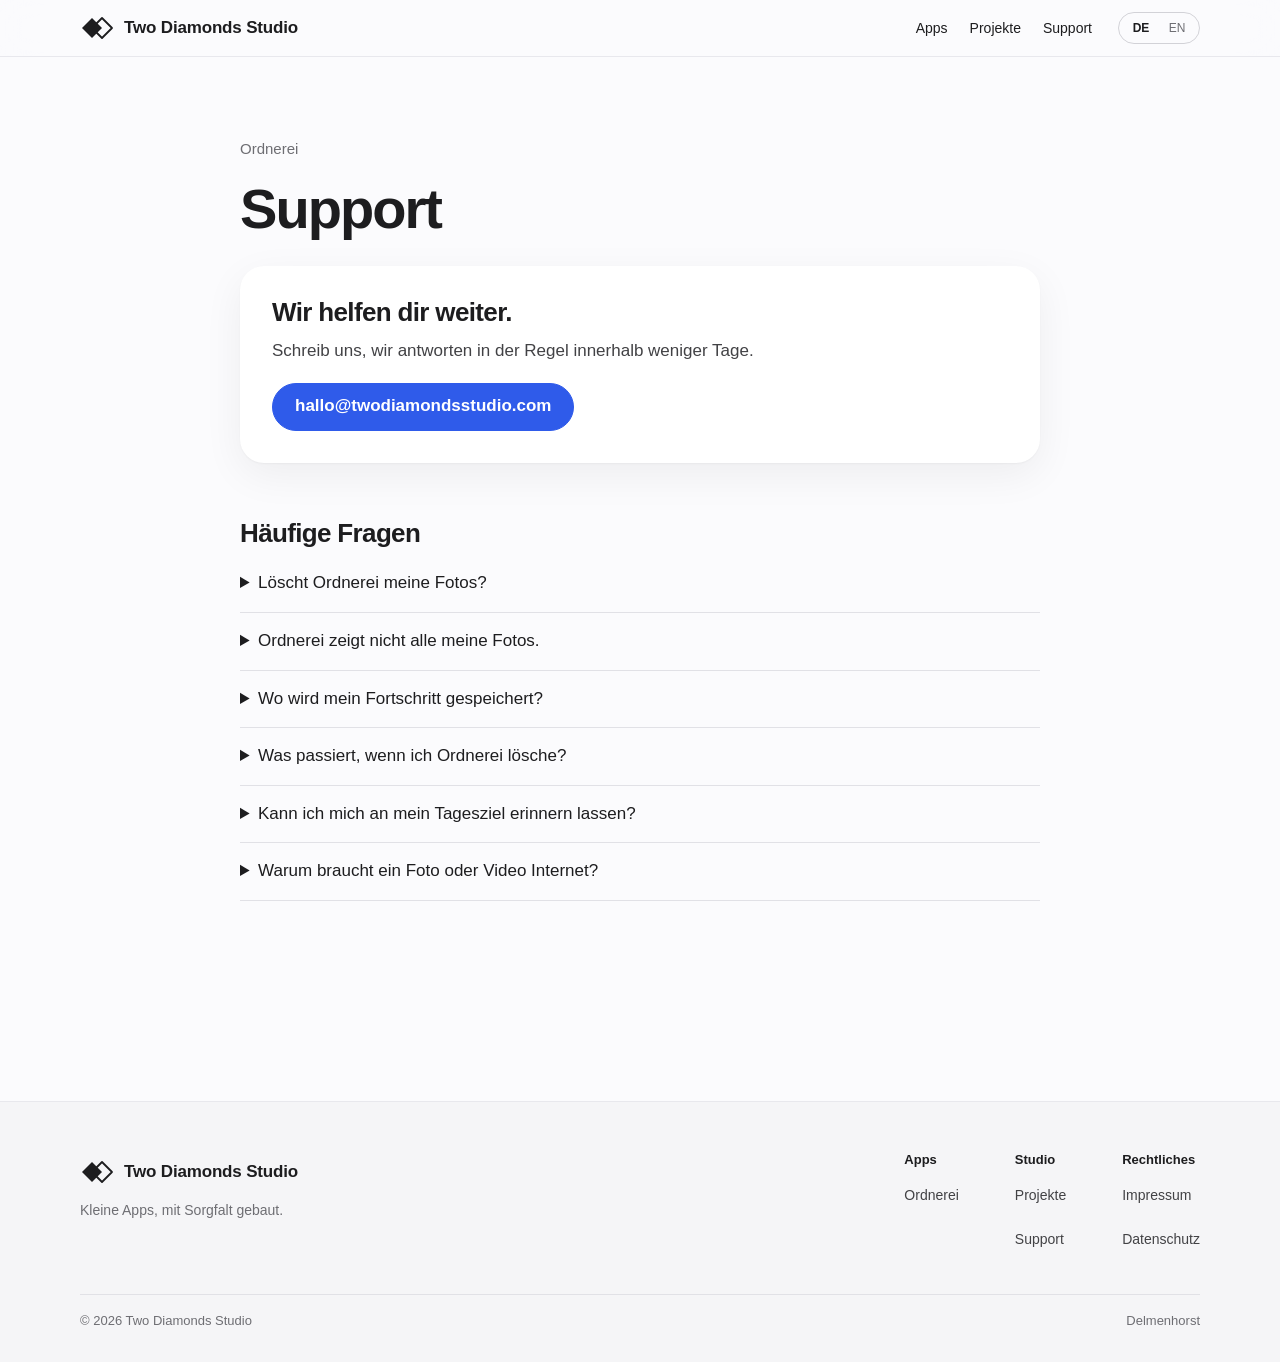
<file: support/index.html>
<!doctype html>
<html lang="de"><head><meta charset="utf-8"><meta name="viewport" content="width=device-width, initial-scale=1"><title>Support – Ordnerei · Two Diamonds Studio</title><meta name="description" content="Hilfe zu Ordnerei: Fotos-Zugriff, sicheres Aussortieren, gespeicherter Fortschritt und Erinnerungen."><meta property="og:title" content="Support – Ordnerei · Two Diamonds Studio"><meta property="og:description" content="Hilfe zu Ordnerei: Fotos-Zugriff, sicheres Aussortieren, gespeicherter Fortschritt und Erinnerungen."><meta property="og:type" content="website"><meta property="og:url" content="https://twodiamondsstudio.com/support/"><meta property="og:image" content="https://twodiamondsstudio.com/assets/og.png"><meta name="theme-color" content="#FBFBFD"><link rel="stylesheet" href="/assets/style.css"><link rel="icon" href="/assets/favicon.svg" type="image/svg+xml"><link rel="apple-touch-icon" href="/assets/ordnerei-icon.png"><link rel="canonical" href="https://twodiamondsstudio.com/support/"><link rel="alternate" hreflang="de" href="https://twodiamondsstudio.com/support/"><link rel="alternate" hreflang="en" href="https://twodiamondsstudio.com/en/support/"><link rel="alternate" hreflang="x-default" href="https://twodiamondsstudio.com/support/"></head><body>
<a class="skip" href="#main">Zum Inhalt</a>
<header class="site-header"><div class="wrap bar"><a class="brand" href="/"><svg class="mark" viewBox="0 0 34 24" width="34" height="24" aria-hidden="true"><path d="M12 2 22 12 12 22 2 12Z" fill="#1D1D1F"/><path d="M22 2 32 12 22 22 12 12Z" fill="none" stroke="#1D1D1F" stroke-width="1.8" stroke-linejoin="round"/></svg><span>Two Diamonds Studio</span></a><nav class="main-nav" aria-label="Hauptnavigation"><a href="/#apps">Apps</a><a href="/#projekte">Projekte</a><a href="/support/">Support</a></nav><nav class="languages" aria-label="Sprache"><a href="/support/" lang="de" hreflang="de" aria-current="page">DE</a><a href="/en/support/" lang="en" hreflang="en">EN</a></nav></div></header>
<main id="main"><section class="wrap section reading"><p class="eyebrow">Ordnerei</p><h1>Support</h1><div class="contact-box"><h2>Wir helfen dir weiter.</h2><p>Schreib uns, wir antworten in der Regel innerhalb weniger Tage.</p><a href="mailto:hallo@twodiamondsstudio.com" class="button primary">hallo@twodiamondsstudio.com</a></div><h2>Häufige Fragen</h2><details><summary>Löscht Ordnerei meine Fotos?</summary><p>Nein. Ordnerei legt aussortierte Fotos und Videos nur in das Album „Zum Löschen“. Zum Löschen: Fotos-App öffnen › Alben › „Zum Löschen“ › Auswählen › alle markieren › Löschen. Wähle dabei das Löschen aus der Mediathek, nicht nur das Entfernen aus dem Album. Gelöschtes liegt danach noch 30 Tage unter „Zuletzt gelöscht“, sofern du es dort nicht vorher endgültig löschst.</p></details><details><summary>Ordnerei zeigt nicht alle meine Fotos.</summary><p>Wahrscheinlich hast du nur ausgewählte Fotos freigegeben. Ändern: Einstellungen › Apps › Ordnerei › Fotos › „Voller Zugriff“ (bei älteren iOS-Versionen: Einstellungen › Ordnerei › Fotos). Prüfe auch deine Filter: Favoriten werden standardmäßig übersprungen.</p></details><details><summary>Wo wird mein Fortschritt gespeichert?</summary><p>Auf deinem iPhone: Sortier-Fortschritt und Tagesstatistik in lokalen Dateien, Einstellungen und die letzte Position im lokalen Einstellungsspeicher. Ordnerei hat keinen eigenen iCloud-Abgleich. Je nach deinen Einstellungen können diese Daten in einem iPhone-Backup bei Apple oder auf deinem Computer enthalten sein. Alben gehören zur Fotos-Mediathek und können über iCloud-Fotos synchronisiert werden.</p></details><details><summary>Was passiert, wenn ich Ordnerei lösche?</summary><p>Beim Löschen der App werden ihre lokalen Einstellungen und ihr gespeicherter Fortschritt entfernt. Deine Fotos und die Alben in der Fotos-App bleiben erhalten. Nach einer Neuinstallation kann Ordnerei bestehende Alben wieder einlesen; der reine Behalten-Fortschritt ist ohne Wiederherstellung eines passenden Backups verloren. „App auslagern“ behält dagegen App-Daten.</p></details><details><summary>Kann ich mich an mein Tagesziel erinnern lassen?</summary><p>Ja. Aktiviere die Erinnerung in den Einstellungen von Ordnerei und erlaube Mitteilungen. Du wählst die Uhrzeit. Die Erinnerungen werden lokal auf deinem iPhone geplant, nur für Tage mit noch offenem Tagesziel.</p></details><details><summary>Warum braucht ein Foto oder Video Internet?</summary><p>Liegt das Original nur in iCloud, fordert Ordnerei es über Apples Fotos-Schnittstelle an. iOS übernimmt den Download. Fotos kannst du kopieren, Videos über das iOS-Teilen-Menü weitergeben. Dabei gelten die Einstellungen und Datenschutzregeln der von dir gewählten Dienste; die Zwischenablage kann über Apples Handoff auf andere Geräte gelangen.</p></details></section></main>
<footer class="site-footer"><div class="wrap foot-top"><div class="foot-brand"><span class="brand"><svg class="mark" viewBox="0 0 34 24" width="34" height="24" aria-hidden="true"><path d="M12 2 22 12 12 22 2 12Z" fill="#1D1D1F"/><path d="M22 2 32 12 22 22 12 12Z" fill="none" stroke="#1D1D1F" stroke-width="1.8" stroke-linejoin="round"/></svg><span>Two Diamonds Studio</span></span><p>Kleine Apps, mit Sorgfalt gebaut.</p></div><div class="foot-cols"><nav aria-label="Apps"><p>Apps</p><a href="/ordnerei/">Ordnerei</a></nav><nav aria-label="Studio"><p>Studio</p><a href="/#projekte">Projekte</a><a href="/support/">Support</a></nav><nav aria-label="Rechtliches"><p>Rechtliches</p><a href="/impressum/">Impressum</a><a href="/datenschutz/">Datenschutz</a></nav></div></div><div class="wrap foot-bottom"><span>© 2026 Two Diamonds Studio</span><span>Delmenhorst</span></div></footer>
<script src="/assets/site.js" defer></script></body></html>
</file>
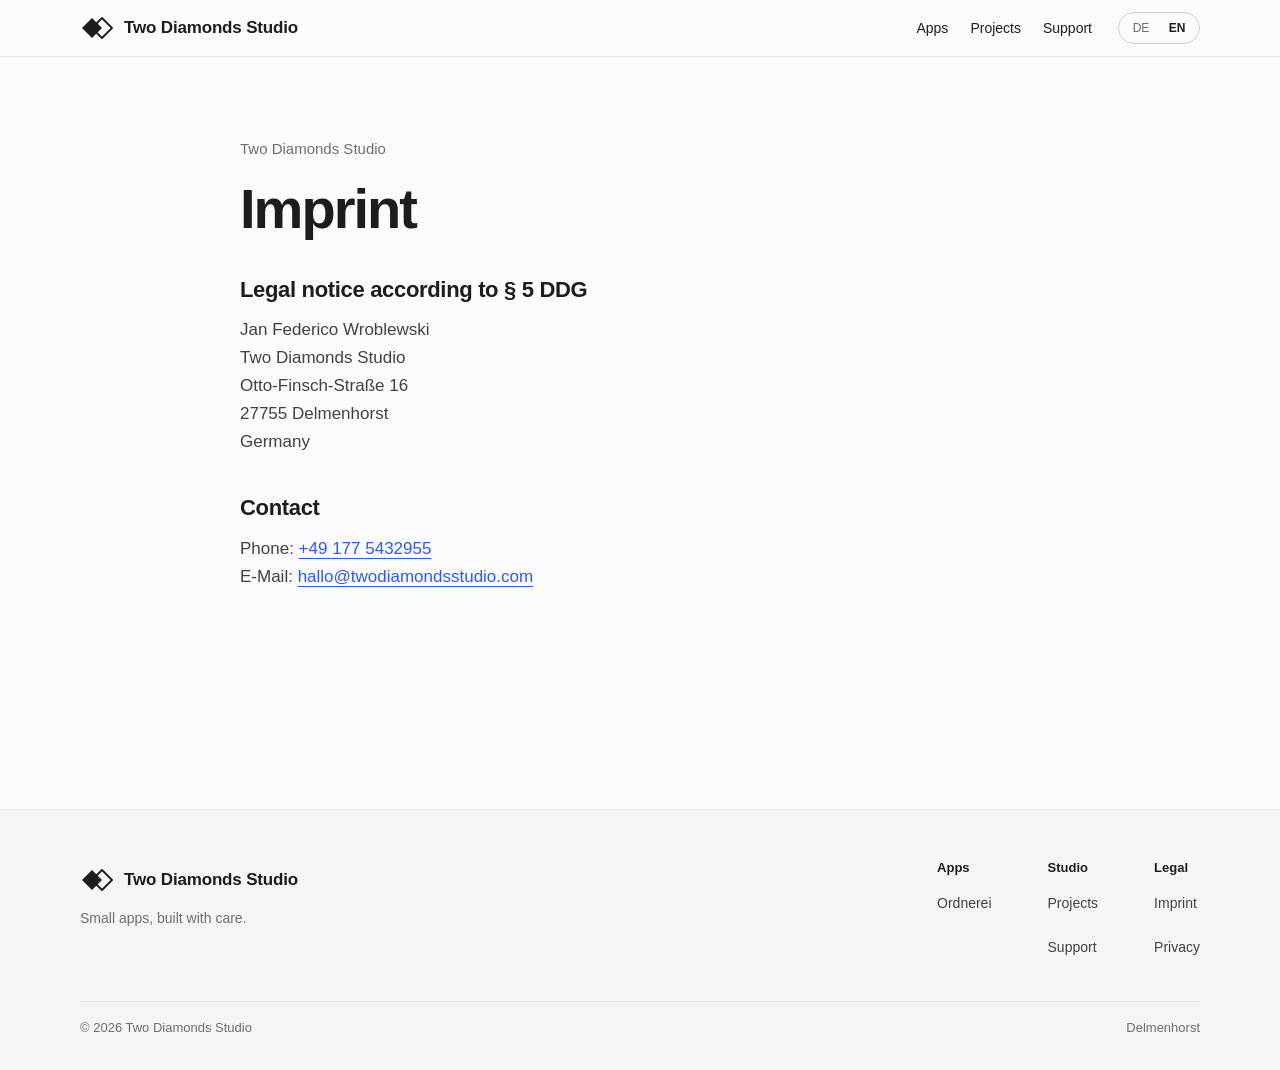
<file: en/imprint/index.html>
<!doctype html>
<html lang="en"><head><meta charset="utf-8"><meta name="viewport" content="width=device-width, initial-scale=1"><title>Imprint – Two Diamonds Studio</title><meta name="description" content="Provider details and contact information for twothirds studio according to § 5 DDG."><meta property="og:title" content="Imprint – Two Diamonds Studio"><meta property="og:description" content="Provider details and contact information for twothirds studio according to § 5 DDG."><meta property="og:type" content="website"><meta property="og:url" content="https://twodiamondsstudio.com/en/imprint/"><meta property="og:image" content="https://twodiamondsstudio.com/assets/og.png"><meta name="theme-color" content="#FBFBFD"><link rel="stylesheet" href="/assets/style.css"><link rel="icon" href="/assets/favicon.svg" type="image/svg+xml"><link rel="apple-touch-icon" href="/assets/ordnerei-icon.png"><link rel="canonical" href="https://twodiamondsstudio.com/en/imprint/"><link rel="alternate" hreflang="de" href="https://twodiamondsstudio.com/impressum/"><link rel="alternate" hreflang="en" href="https://twodiamondsstudio.com/en/imprint/"><link rel="alternate" hreflang="x-default" href="https://twodiamondsstudio.com/impressum/"></head><body>
<a class="skip" href="#main">Skip to content</a>
<header class="site-header"><div class="wrap bar"><a class="brand" href="/en/"><svg class="mark" viewBox="0 0 34 24" width="34" height="24" aria-hidden="true"><path d="M12 2 22 12 12 22 2 12Z" fill="#1D1D1F"/><path d="M22 2 32 12 22 22 12 12Z" fill="none" stroke="#1D1D1F" stroke-width="1.8" stroke-linejoin="round"/></svg><span>Two Diamonds Studio</span></a><nav class="main-nav" aria-label="Main navigation"><a href="/en/#apps">Apps</a><a href="/en/#projekte">Projects</a><a href="/en/support/">Support</a></nav><nav class="languages" aria-label="Language"><a href="/impressum/" lang="de" hreflang="de">DE</a><a href="/en/imprint/" lang="en" hreflang="en" aria-current="page">EN</a></nav></div></header>
<main id="main"><article class="wrap section reading legal"><p class="eyebrow">Two Diamonds Studio</p><h1>Imprint</h1><h2>Legal notice according to § 5 DDG</h2><p>Jan Federico Wroblewski<br>Two Diamonds Studio<br>Otto-Finsch-Straße 16<br>27755 Delmenhorst<br>Germany</p><h2>Contact</h2><p>Phone: <a href="tel:+491775432955">+49 177 5432955</a><br>E-Mail: <a href="mailto:hallo@twodiamondsstudio.com">hallo@twodiamondsstudio.com</a></p></article></main>
<footer class="site-footer"><div class="wrap foot-top"><div class="foot-brand"><span class="brand"><svg class="mark" viewBox="0 0 34 24" width="34" height="24" aria-hidden="true"><path d="M12 2 22 12 12 22 2 12Z" fill="#1D1D1F"/><path d="M22 2 32 12 22 22 12 12Z" fill="none" stroke="#1D1D1F" stroke-width="1.8" stroke-linejoin="round"/></svg><span>Two Diamonds Studio</span></span><p>Small apps, built with care.</p></div><div class="foot-cols"><nav aria-label="Apps"><p>Apps</p><a href="/en/ordnerei/">Ordnerei</a></nav><nav aria-label="Studio"><p>Studio</p><a href="/en/#projekte">Projects</a><a href="/en/support/">Support</a></nav><nav aria-label="Legal"><p>Legal</p><a href="/en/imprint/">Imprint</a><a href="/en/privacy/">Privacy</a></nav></div></div><div class="wrap foot-bottom"><span>© 2026 Two Diamonds Studio</span><span>Delmenhorst</span></div></footer>
<script src="/assets/site.js" defer></script></body></html>
</file>
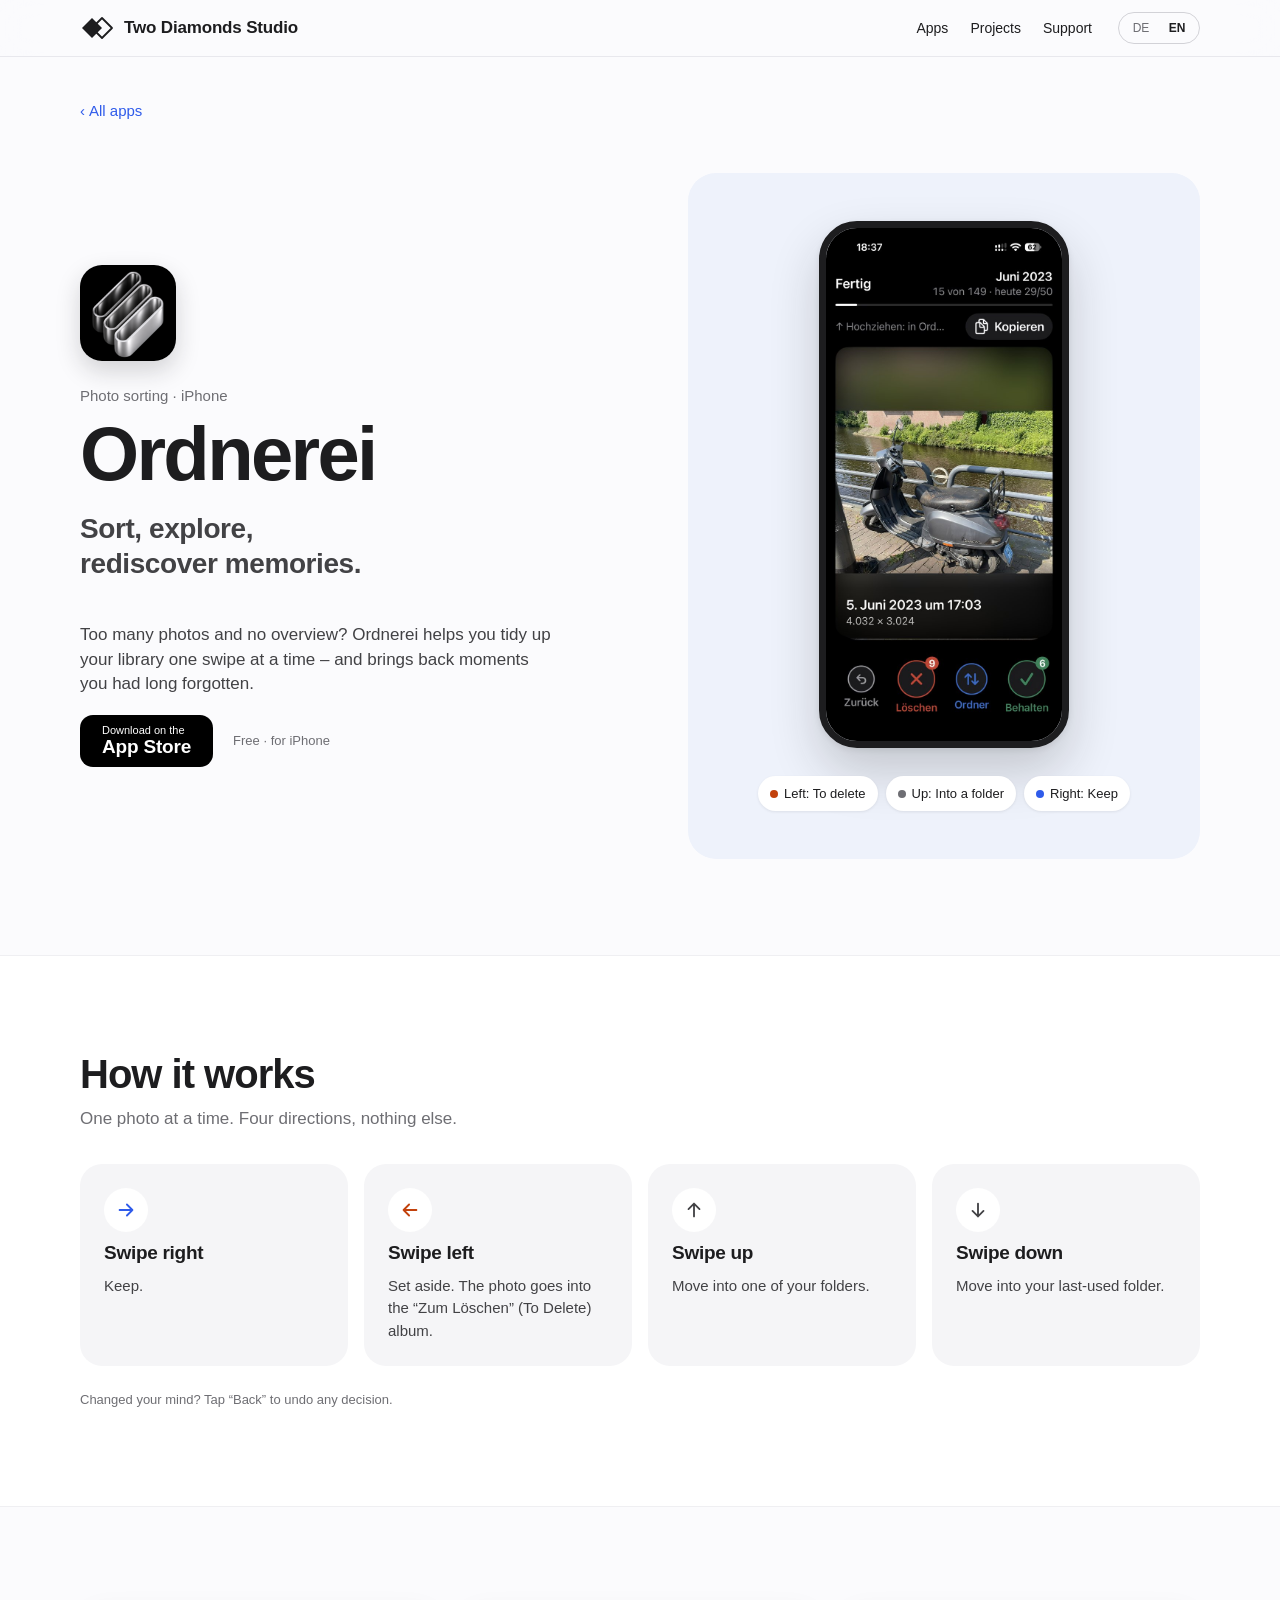
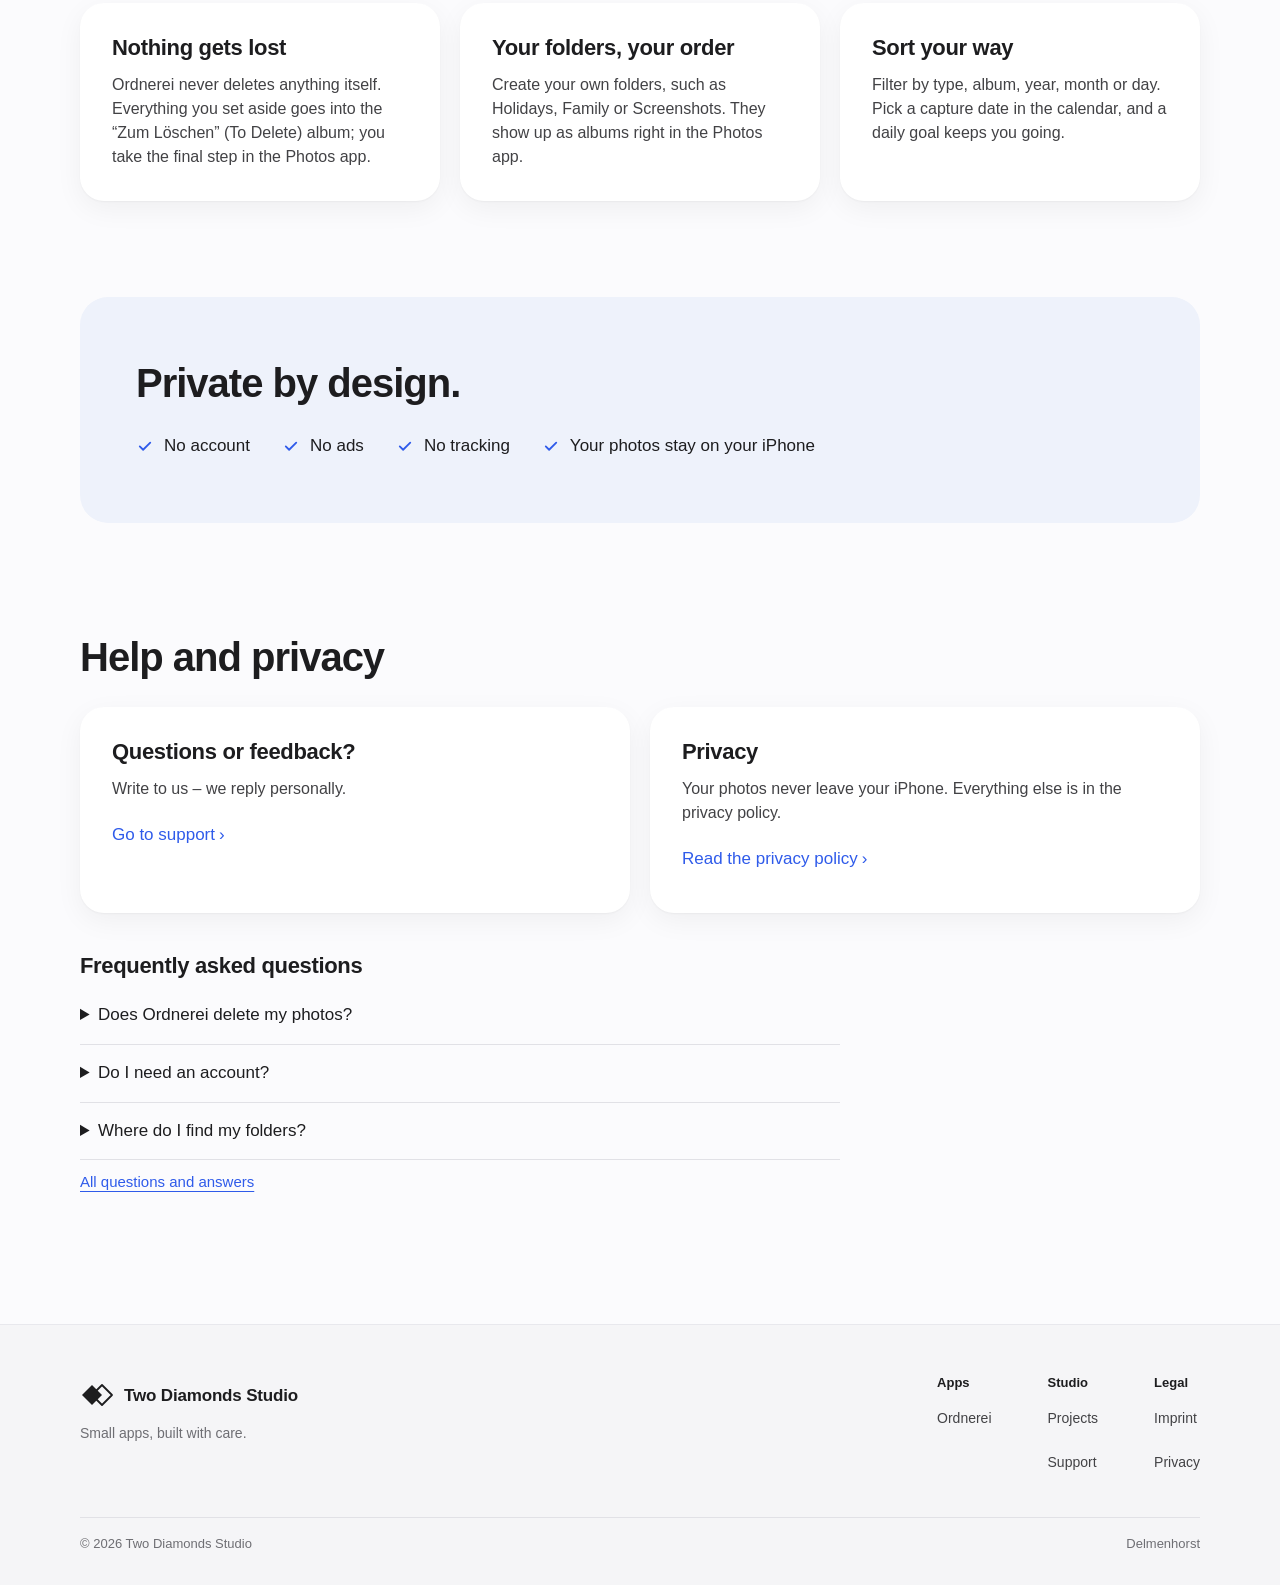
<file: en/ordnerei/index.html>
<!doctype html>
<html lang="en"><head><meta charset="utf-8"><meta name="viewport" content="width=device-width, initial-scale=1"><title>Ordnerei – Sort photos, rediscover memories · Two Diamonds Studio</title><meta name="description" content="Ordnerei helps you tidy your photo library one swipe at a time. Never deletes anything itself. No account, no ads, no tracking."><meta property="og:title" content="Ordnerei – Sort photos, rediscover memories · Two Diamonds Studio"><meta property="og:description" content="Ordnerei helps you tidy your photo library one swipe at a time. Never deletes anything itself. No account, no ads, no tracking."><meta property="og:type" content="website"><meta property="og:url" content="https://twodiamondsstudio.com/en/ordnerei/"><meta property="og:image" content="https://twodiamondsstudio.com/assets/og.png"><meta name="theme-color" content="#FBFBFD"><link rel="stylesheet" href="/assets/style.css"><link rel="icon" href="/assets/favicon.svg" type="image/svg+xml"><link rel="apple-touch-icon" href="/assets/ordnerei-icon.png"><link rel="canonical" href="https://twodiamondsstudio.com/en/ordnerei/"><link rel="alternate" hreflang="de" href="https://twodiamondsstudio.com/ordnerei/"><link rel="alternate" hreflang="en" href="https://twodiamondsstudio.com/en/ordnerei/"><link rel="alternate" hreflang="x-default" href="https://twodiamondsstudio.com/ordnerei/"></head><body>
<a class="skip" href="#main">Skip to content</a>
<header class="site-header"><div class="wrap bar"><a class="brand" href="/en/"><svg class="mark" viewBox="0 0 34 24" width="34" height="24" aria-hidden="true"><path d="M12 2 22 12 12 22 2 12Z" fill="#1D1D1F"/><path d="M22 2 32 12 22 22 12 12Z" fill="none" stroke="#1D1D1F" stroke-width="1.8" stroke-linejoin="round"/></svg><span>Two Diamonds Studio</span></a><nav class="main-nav" aria-label="Main navigation"><a href="/en/#apps">Apps</a><a href="/en/#projekte">Projects</a><a href="/en/support/">Support</a></nav><nav class="languages" aria-label="Language"><a href="/ordnerei/" lang="de" hreflang="de">DE</a><a href="/en/ordnerei/" lang="en" hreflang="en" aria-current="page">EN</a></nav></div></header>
<main id="main"><section class="wrap app-hero"><a class="back" href="/en/#apps"><span aria-hidden="true">‹</span> All apps</a><div class="app-hero-grid"><div class="reveal"><img class="big-icon" src="/assets/ordnerei-icon.png" width="96" height="96" alt=""><p class="kicker">Photo sorting · iPhone</p><h1>Ordnerei</h1><p class="slogan">Sort, explore,<br>rediscover memories.</p><p class="lead left">Too many photos and no overview? Ordnerei helps you tidy up your library one swipe at a time – and brings back moments you had long forgotten.</p><div class="cta"><a class="store" href="https://apps.apple.com/app/ordnerei/id6831153735" aria-label="Download Ordnerei on the App Store"><span>Download on the</span><strong>App Store</strong></a><span class="fine">Free · for iPhone</span></div></div><div class="panel reveal"><div class="visual"><img class="shot" src="/assets/ordnerei-screen.jpg" width="640" height="1391" alt="Ordnerei on iPhone: a photo with the buttons Back, Delete, Folder and Keep" loading="lazy"><ul class="legend"><li><i style="background:#C2410C"></i>Left: To delete</li><li><i style="background:#6E6E73"></i>Up: Into a folder</li><li><i style="background:var(--accent)"></i>Right: Keep</li></ul></div></div></div></section>
<section class="band"><div class="wrap"><div class="reveal"><h2>How it works</h2><p class="sub">One photo at a time. Four directions, nothing else.</p></div><div class="steps"><div class="step reveal"><span class="arrow" style="color:var(--accent)"><svg width="22" height="22" viewBox="0 0 24 24" fill="none" stroke="currentColor" stroke-width="2" stroke-linecap="round" stroke-linejoin="round" aria-hidden="true"><path d="M5 12h14M13 6l6 6-6 6"/></svg></span><h3>Swipe right</h3><p>Keep.</p></div><div class="step reveal"><span class="arrow" style="color:#C2410C"><svg width="22" height="22" viewBox="0 0 24 24" fill="none" stroke="currentColor" stroke-width="2" stroke-linecap="round" stroke-linejoin="round" aria-hidden="true"><path d="M19 12H5M11 6l-6 6 6 6"/></svg></span><h3>Swipe left</h3><p>Set aside. The photo goes into the “Zum Löschen” (To Delete) album.</p></div><div class="step reveal"><span class="arrow" style="color:#424245"><svg width="22" height="22" viewBox="0 0 24 24" fill="none" stroke="currentColor" stroke-width="2" stroke-linecap="round" stroke-linejoin="round" aria-hidden="true"><path d="M12 19V5M6 11l6-6 6 6"/></svg></span><h3>Swipe up</h3><p>Move into one of your folders.</p></div><div class="step reveal"><span class="arrow" style="color:#424245"><svg width="22" height="22" viewBox="0 0 24 24" fill="none" stroke="currentColor" stroke-width="2" stroke-linecap="round" stroke-linejoin="round" aria-hidden="true"><path d="M12 5v14M6 13l6 6 6-6"/></svg></span><h3>Swipe down</h3><p>Move into your last-used folder.</p></div></div><p class="fine reveal">Changed your mind? Tap “Back” to undo any decision.</p></div></section>
<section class="wrap cards"><div class="card reveal"><h3>Nothing gets lost</h3><p>Ordnerei never deletes anything itself. Everything you set aside goes into the “Zum Löschen” (To Delete) album; you take the final step in the Photos app.</p></div><div class="card reveal"><h3>Your folders, your order</h3><p>Create your own folders, such as Holidays, Family or Screenshots. They show up as albums right in the Photos app.</p></div><div class="card reveal"><h3>Sort your way</h3><p>Filter by type, album, year, month or day. Pick a capture date in the calendar, and a daily goal keeps you going.</p></div></section>
<section class="wrap"><div class="trust reveal"><h2>Private by design.</h2><ul><li><svg viewBox="0 0 24 24" width="18" height="18" fill="none" stroke="currentColor" stroke-width="2.4" stroke-linecap="round" stroke-linejoin="round" aria-hidden="true"><path d="M5 12.5l4.5 4.5L19 7.5"/></svg>No account</li><li><svg viewBox="0 0 24 24" width="18" height="18" fill="none" stroke="currentColor" stroke-width="2.4" stroke-linecap="round" stroke-linejoin="round" aria-hidden="true"><path d="M5 12.5l4.5 4.5L19 7.5"/></svg>No ads</li><li><svg viewBox="0 0 24 24" width="18" height="18" fill="none" stroke="currentColor" stroke-width="2.4" stroke-linecap="round" stroke-linejoin="round" aria-hidden="true"><path d="M5 12.5l4.5 4.5L19 7.5"/></svg>No tracking</li><li><svg viewBox="0 0 24 24" width="18" height="18" fill="none" stroke="currentColor" stroke-width="2.4" stroke-linecap="round" stroke-linejoin="round" aria-hidden="true"><path d="M5 12.5l4.5 4.5L19 7.5"/></svg>Your photos stay on your iPhone</li></ul></div></section>
<section class="wrap help" id="hilfe"><h2 class="reveal">Help and privacy</h2><div class="cards two"><div class="card reveal"><h3>Questions or feedback?</h3><p>Write to us – we reply personally.</p><a class="more" href="/en/support/">Go to support <span aria-hidden="true">›</span></a></div><div class="card reveal"><h3>Privacy</h3><p>Your photos never leave your iPhone. Everything else is in the privacy policy.</p><a class="more" href="/en/privacy/">Read the privacy policy <span aria-hidden="true">›</span></a></div></div><div class="faq reveal"><h3>Frequently asked questions</h3><details><summary>Does Ordnerei delete my photos?</summary><p>No. Ordnerei only puts what you set aside into the “Zum Löschen” (To Delete) album. Deleting is up to you, in the Photos app.</p></details><details><summary>Do I need an account?</summary><p>No. Ordnerei works without an account and uploads nothing.</p></details><details><summary>Where do I find my folders?</summary><p>As albums right in the Photos app.</p></details><p class="fine"><a href="/en/support/">All questions and answers</a></p></div></section>
</main>
<footer class="site-footer"><div class="wrap foot-top"><div class="foot-brand"><span class="brand"><svg class="mark" viewBox="0 0 34 24" width="34" height="24" aria-hidden="true"><path d="M12 2 22 12 12 22 2 12Z" fill="#1D1D1F"/><path d="M22 2 32 12 22 22 12 12Z" fill="none" stroke="#1D1D1F" stroke-width="1.8" stroke-linejoin="round"/></svg><span>Two Diamonds Studio</span></span><p>Small apps, built with care.</p></div><div class="foot-cols"><nav aria-label="Apps"><p>Apps</p><a href="/en/ordnerei/">Ordnerei</a></nav><nav aria-label="Studio"><p>Studio</p><a href="/en/#projekte">Projects</a><a href="/en/support/">Support</a></nav><nav aria-label="Legal"><p>Legal</p><a href="/en/imprint/">Imprint</a><a href="/en/privacy/">Privacy</a></nav></div></div><div class="wrap foot-bottom"><span>© 2026 Two Diamonds Studio</span><span>Delmenhorst</span></div></footer>
<script src="/assets/site.js" defer></script></body></html>
</file>
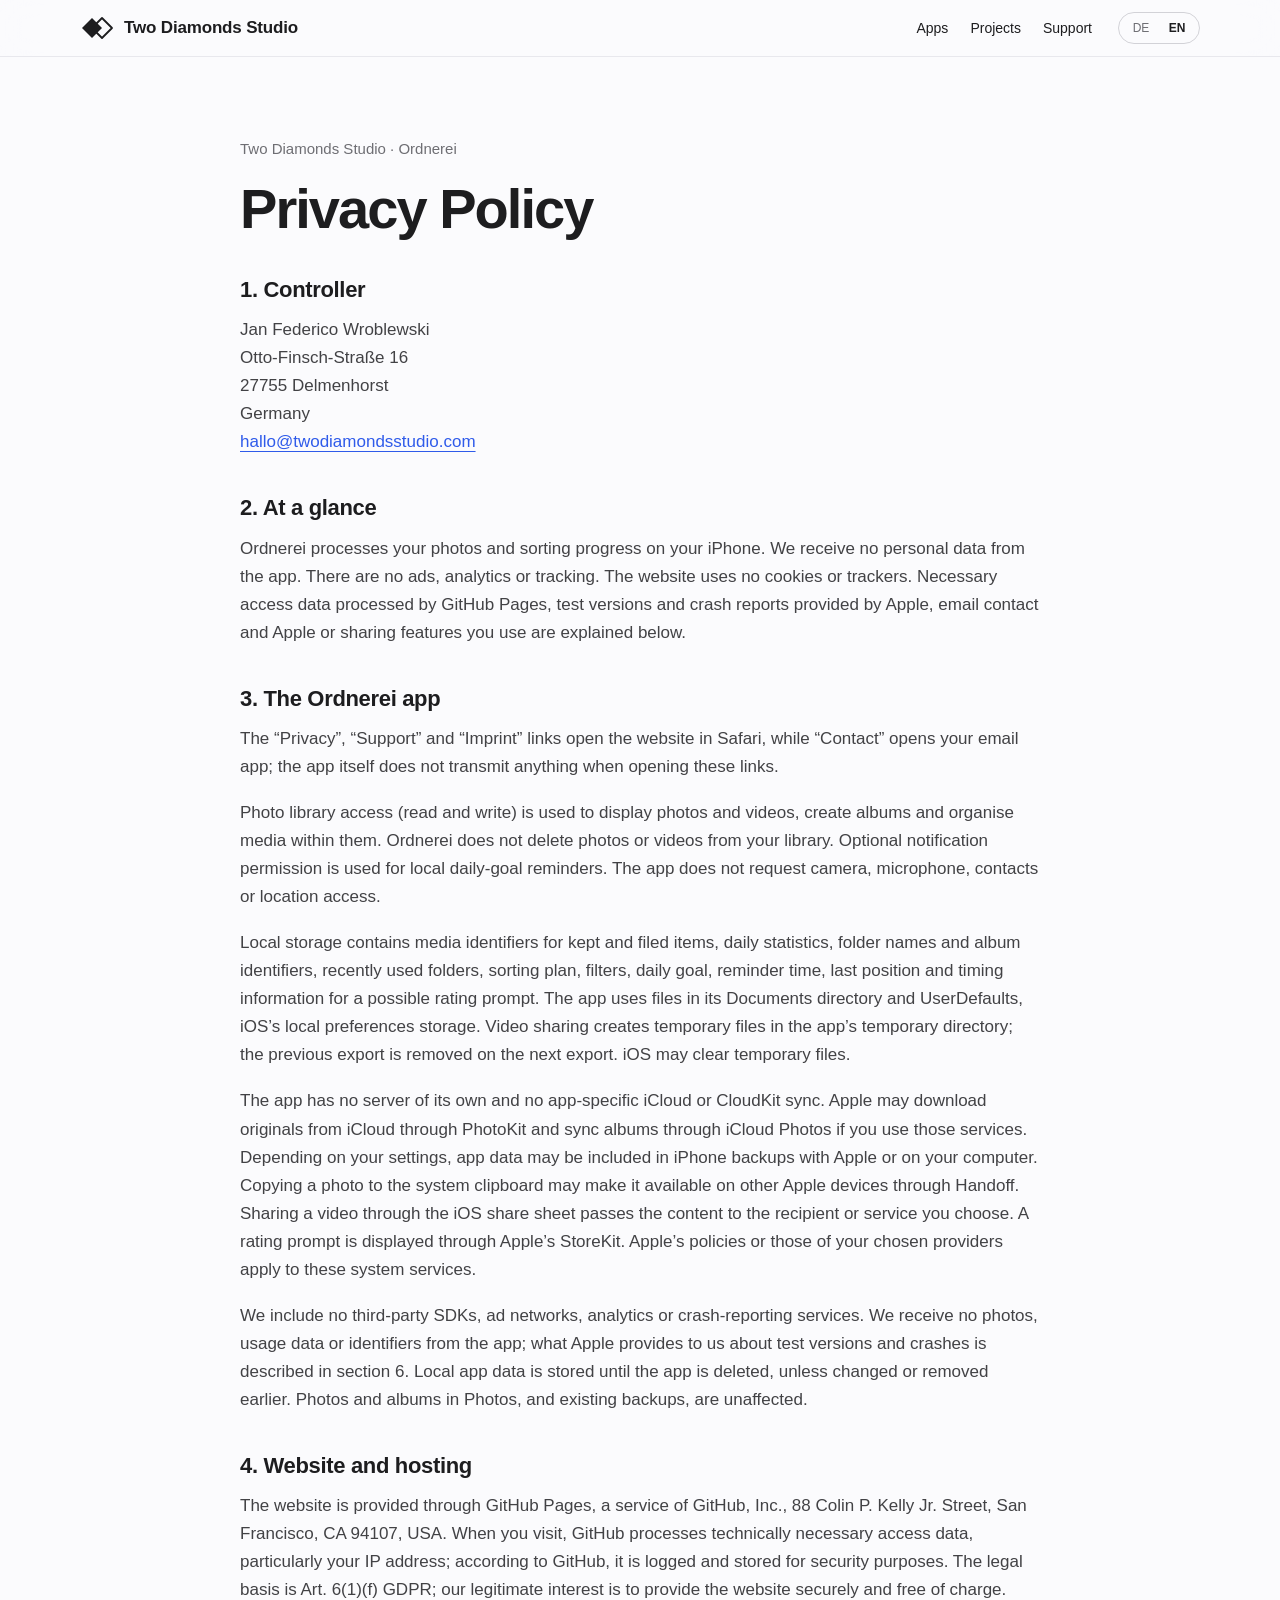
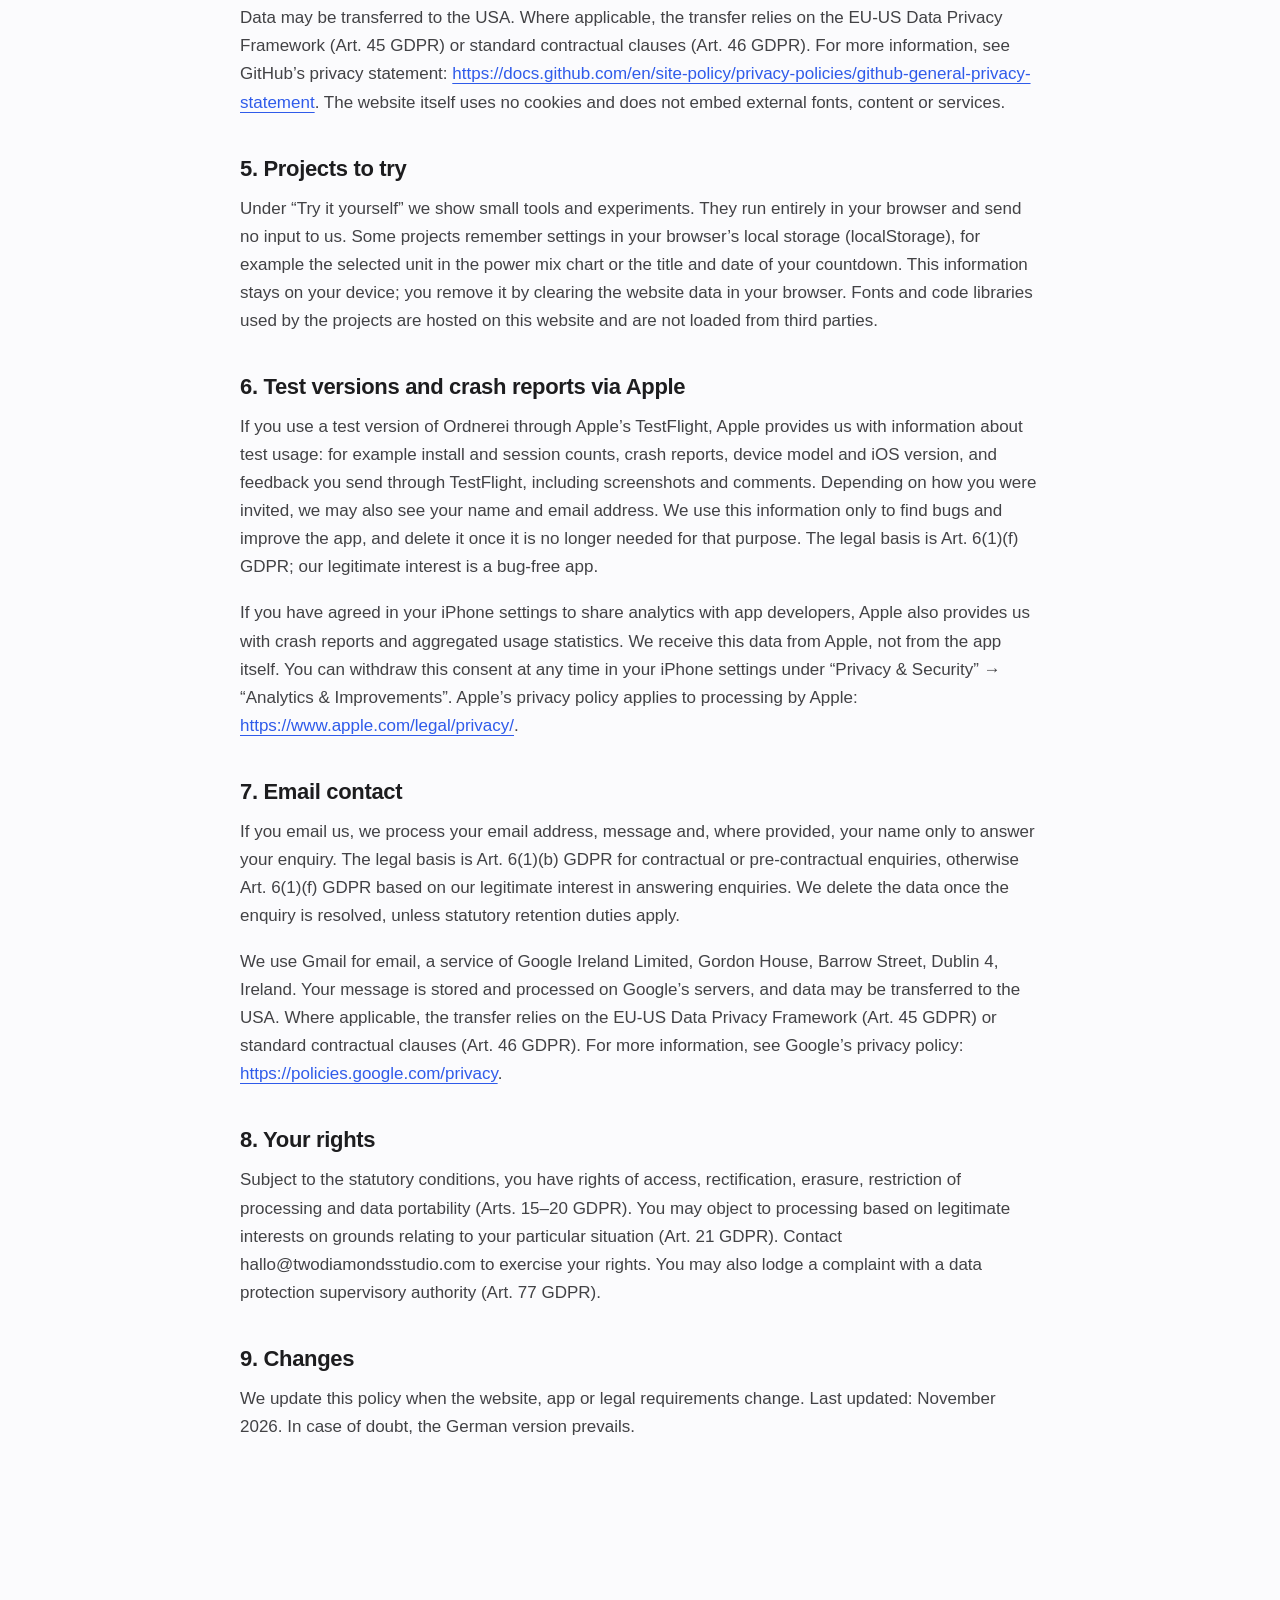
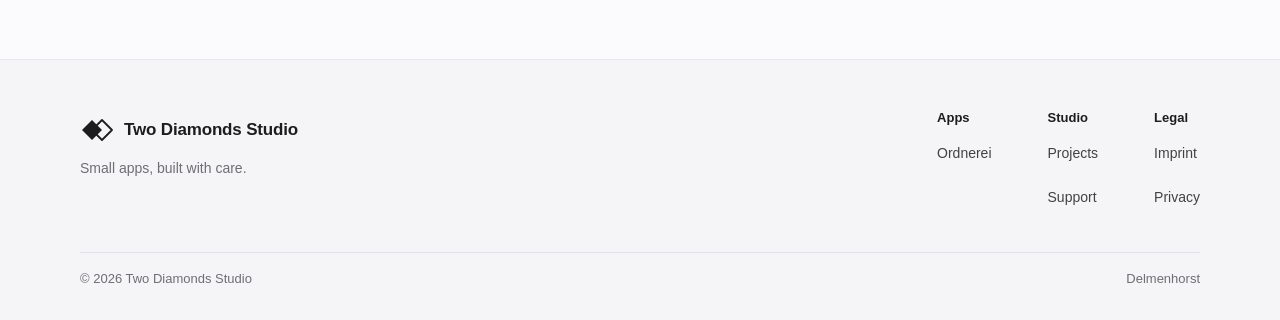
<file: en/privacy/index.html>
<!doctype html>
<html lang="en"><head><meta charset="utf-8"><meta name="viewport" content="width=device-width, initial-scale=1"><title>Privacy Policy – Website and Ordnerei</title><meta name="description" content="How Ordnerei and twothirds studio handle data: local processing, permissions, hosting and your rights."><meta property="og:title" content="Privacy Policy – Website and Ordnerei"><meta property="og:description" content="How Ordnerei and twothirds studio handle data: local processing, permissions, hosting and your rights."><meta property="og:type" content="website"><meta property="og:url" content="https://twodiamondsstudio.com/en/privacy/"><meta property="og:image" content="https://twodiamondsstudio.com/assets/og.png"><meta name="theme-color" content="#FBFBFD"><link rel="stylesheet" href="/assets/style.css"><link rel="icon" href="/assets/favicon.svg" type="image/svg+xml"><link rel="apple-touch-icon" href="/assets/ordnerei-icon.png"><link rel="canonical" href="https://twodiamondsstudio.com/en/privacy/"><link rel="alternate" hreflang="de" href="https://twodiamondsstudio.com/datenschutz/"><link rel="alternate" hreflang="en" href="https://twodiamondsstudio.com/en/privacy/"><link rel="alternate" hreflang="x-default" href="https://twodiamondsstudio.com/datenschutz/"></head><body>
<a class="skip" href="#main">Skip to content</a>
<header class="site-header"><div class="wrap bar"><a class="brand" href="/en/"><svg class="mark" viewBox="0 0 34 24" width="34" height="24" aria-hidden="true"><path d="M12 2 22 12 12 22 2 12Z" fill="#1D1D1F"/><path d="M22 2 32 12 22 22 12 12Z" fill="none" stroke="#1D1D1F" stroke-width="1.8" stroke-linejoin="round"/></svg><span>Two Diamonds Studio</span></a><nav class="main-nav" aria-label="Main navigation"><a href="/en/#apps">Apps</a><a href="/en/#projekte">Projects</a><a href="/en/support/">Support</a></nav><nav class="languages" aria-label="Language"><a href="/datenschutz/" lang="de" hreflang="de">DE</a><a href="/en/privacy/" lang="en" hreflang="en" aria-current="page">EN</a></nav></div></header>
<main id="main"><article class="wrap section reading legal"><p class="eyebrow">Two Diamonds Studio · Ordnerei</p><h1>Privacy Policy</h1><section><h2>1. Controller</h2><p>Jan Federico Wroblewski<br>Otto-Finsch-Straße 16<br>27755 Delmenhorst<br>Germany<br><a href="mailto:hallo@twodiamondsstudio.com">hallo@twodiamondsstudio.com</a></p></section><section><h2>2. At a glance</h2><p>Ordnerei processes your photos and sorting progress on your iPhone. We receive no personal data from the app. There are no ads, analytics or tracking. The website uses no cookies or trackers. Necessary access data processed by GitHub Pages, test versions and crash reports provided by Apple, email contact and Apple or sharing features you use are explained below.</p></section><section><h2>3. The Ordnerei app</h2><p>The “Privacy”, “Support” and “Imprint” links open the website in Safari, while “Contact” opens your email app; the app itself does not transmit anything when opening these links.</p><p>Photo library access (read and write) is used to display photos and videos, create albums and organise media within them. Ordnerei does not delete photos or videos from your library. Optional notification permission is used for local daily-goal reminders. The app does not request camera, microphone, contacts or location access.</p><p>Local storage contains media identifiers for kept and filed items, daily statistics, folder names and album identifiers, recently used folders, sorting plan, filters, daily goal, reminder time, last position and timing information for a possible rating prompt. The app uses files in its Documents directory and UserDefaults, iOS’s local preferences storage. Video sharing creates temporary files in the app’s temporary directory; the previous export is removed on the next export. iOS may clear temporary files.</p><p>The app has no server of its own and no app-specific iCloud or CloudKit sync. Apple may download originals from iCloud through PhotoKit and sync albums through iCloud Photos if you use those services. Depending on your settings, app data may be included in iPhone backups with Apple or on your computer. Copying a photo to the system clipboard may make it available on other Apple devices through Handoff. Sharing a video through the iOS share sheet passes the content to the recipient or service you choose. A rating prompt is displayed through Apple’s StoreKit. Apple’s policies or those of your chosen providers apply to these system services.</p><p>We include no third-party SDKs, ad networks, analytics or crash-reporting services. We receive no photos, usage data or identifiers from the app; what Apple provides to us about test versions and crashes is described in section 6. Local app data is stored until the app is deleted, unless changed or removed earlier. Photos and albums in Photos, and existing backups, are unaffected.</p></section><section><h2>4. Website and hosting</h2><p>The website is provided through GitHub Pages, a service of GitHub, Inc., 88 Colin P. Kelly Jr. Street, San Francisco, CA 94107, USA. When you visit, GitHub processes technically necessary access data, particularly your IP address; according to GitHub, it is logged and stored for security purposes. The legal basis is Art. 6(1)(f) GDPR; our legitimate interest is to provide the website securely and free of charge. Data may be transferred to the USA. Where applicable, the transfer relies on the EU-US Data Privacy Framework (Art. 45 GDPR) or standard contractual clauses (Art. 46 GDPR). For more information, see GitHub’s privacy statement: <a href="https://docs.github.com/en/site-policy/privacy-policies/github-general-privacy-statement">https://docs.github.com/en/site-policy/privacy-policies/github-general-privacy-statement</a>. The website itself uses no cookies and does not embed external fonts, content or services.</p></section><section><h2>5. Projects to try</h2><p>Under “Try it yourself” we show small tools and experiments. They run entirely in your browser and send no input to us. Some projects remember settings in your browser’s local storage (localStorage), for example the selected unit in the power mix chart or the title and date of your countdown. This information stays on your device; you remove it by clearing the website data in your browser. Fonts and code libraries used by the projects are hosted on this website and are not loaded from third parties.</p><h2>6. Test versions and crash reports via Apple</h2><p>If you use a test version of Ordnerei through Apple’s TestFlight, Apple provides us with information about test usage: for example install and session counts, crash reports, device model and iOS version, and feedback you send through TestFlight, including screenshots and comments. Depending on how you were invited, we may also see your name and email address. We use this information only to find bugs and improve the app, and delete it once it is no longer needed for that purpose. The legal basis is Art. 6(1)(f) GDPR; our legitimate interest is a bug-free app.</p><p>If you have agreed in your iPhone settings to share analytics with app developers, Apple also provides us with crash reports and aggregated usage statistics. We receive this data from Apple, not from the app itself. You can withdraw this consent at any time in your iPhone settings under “Privacy &amp; Security” → “Analytics &amp; Improvements”. Apple’s privacy policy applies to processing by Apple: <a href="https://www.apple.com/legal/privacy/">https://www.apple.com/legal/privacy/</a>.</p></section><section><h2>7. Email contact</h2><p>If you email us, we process your email address, message and, where provided, your name only to answer your enquiry. The legal basis is Art. 6(1)(b) GDPR for contractual or pre-contractual enquiries, otherwise Art. 6(1)(f) GDPR based on our legitimate interest in answering enquiries. We delete the data once the enquiry is resolved, unless statutory retention duties apply.</p><p>We use Gmail for email, a service of Google Ireland Limited, Gordon House, Barrow Street, Dublin 4, Ireland. Your message is stored and processed on Google’s servers, and data may be transferred to the USA. Where applicable, the transfer relies on the EU-US Data Privacy Framework (Art. 45 GDPR) or standard contractual clauses (Art. 46 GDPR). For more information, see Google’s privacy policy: <a href="https://policies.google.com/privacy?hl=en">https://policies.google.com/privacy</a>.</p></section><section><h2>8. Your rights</h2><p>Subject to the statutory conditions, you have rights of access, rectification, erasure, restriction of processing and data portability (Arts. 15–20 GDPR). You may object to processing based on legitimate interests on grounds relating to your particular situation (Art. 21 GDPR). Contact hallo@twodiamondsstudio.com to exercise your rights. You may also lodge a complaint with a data protection supervisory authority (Art. 77 GDPR).</p></section><section><h2>9. Changes</h2><p>We update this policy when the website, app or legal requirements change. Last updated: November 2026. In case of doubt, the German version prevails.</p></section></article></main>
<footer class="site-footer"><div class="wrap foot-top"><div class="foot-brand"><span class="brand"><svg class="mark" viewBox="0 0 34 24" width="34" height="24" aria-hidden="true"><path d="M12 2 22 12 12 22 2 12Z" fill="#1D1D1F"/><path d="M22 2 32 12 22 22 12 12Z" fill="none" stroke="#1D1D1F" stroke-width="1.8" stroke-linejoin="round"/></svg><span>Two Diamonds Studio</span></span><p>Small apps, built with care.</p></div><div class="foot-cols"><nav aria-label="Apps"><p>Apps</p><a href="/en/ordnerei/">Ordnerei</a></nav><nav aria-label="Studio"><p>Studio</p><a href="/en/#projekte">Projects</a><a href="/en/support/">Support</a></nav><nav aria-label="Legal"><p>Legal</p><a href="/en/imprint/">Imprint</a><a href="/en/privacy/">Privacy</a></nav></div></div><div class="wrap foot-bottom"><span>© 2026 Two Diamonds Studio</span><span>Delmenhorst</span></div></footer>
<script src="/assets/site.js" defer></script></body></html>
</file>
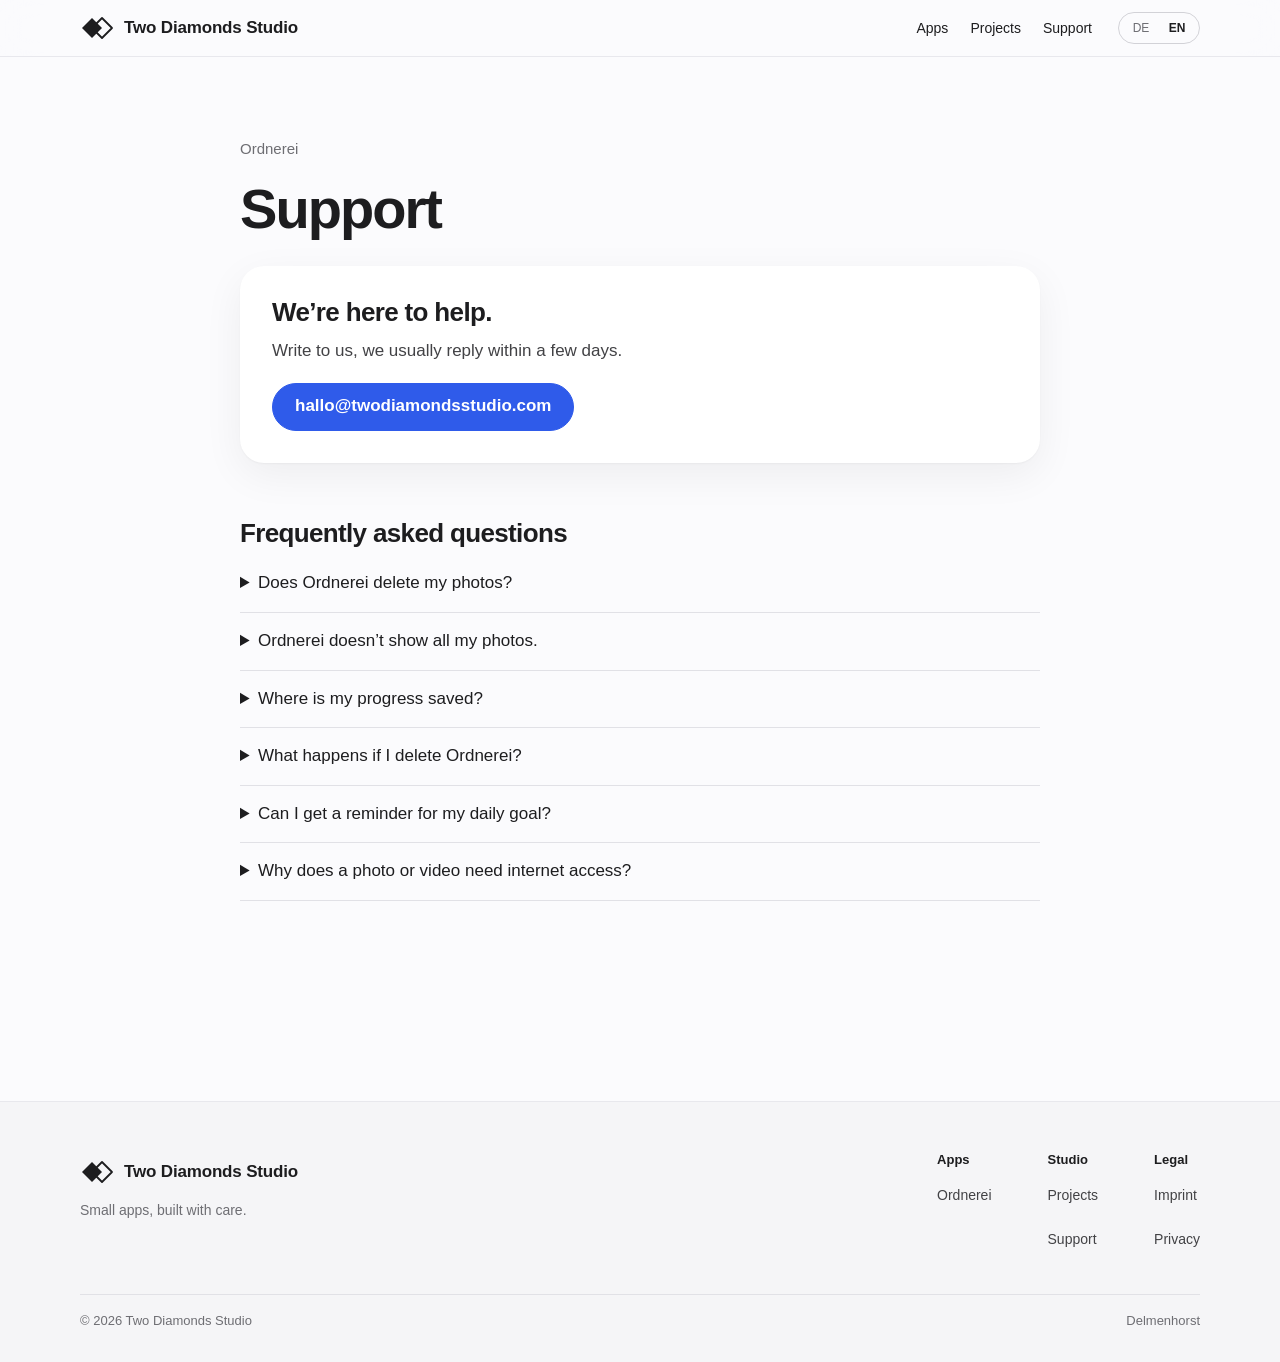
<file: en/support/index.html>
<!doctype html>
<html lang="en"><head><meta charset="utf-8"><meta name="viewport" content="width=device-width, initial-scale=1"><title>Support – Ordnerei · Two Diamonds Studio</title><meta name="description" content="Help with Ordnerei: photo access, safe sorting, saved progress and reminders."><meta property="og:title" content="Support – Ordnerei · Two Diamonds Studio"><meta property="og:description" content="Help with Ordnerei: photo access, safe sorting, saved progress and reminders."><meta property="og:type" content="website"><meta property="og:url" content="https://twodiamondsstudio.com/en/support/"><meta property="og:image" content="https://twodiamondsstudio.com/assets/og.png"><meta name="theme-color" content="#FBFBFD"><link rel="stylesheet" href="/assets/style.css"><link rel="icon" href="/assets/favicon.svg" type="image/svg+xml"><link rel="apple-touch-icon" href="/assets/ordnerei-icon.png"><link rel="canonical" href="https://twodiamondsstudio.com/en/support/"><link rel="alternate" hreflang="de" href="https://twodiamondsstudio.com/support/"><link rel="alternate" hreflang="en" href="https://twodiamondsstudio.com/en/support/"><link rel="alternate" hreflang="x-default" href="https://twodiamondsstudio.com/support/"></head><body>
<a class="skip" href="#main">Skip to content</a>
<header class="site-header"><div class="wrap bar"><a class="brand" href="/en/"><svg class="mark" viewBox="0 0 34 24" width="34" height="24" aria-hidden="true"><path d="M12 2 22 12 12 22 2 12Z" fill="#1D1D1F"/><path d="M22 2 32 12 22 22 12 12Z" fill="none" stroke="#1D1D1F" stroke-width="1.8" stroke-linejoin="round"/></svg><span>Two Diamonds Studio</span></a><nav class="main-nav" aria-label="Main navigation"><a href="/en/#apps">Apps</a><a href="/en/#projekte">Projects</a><a href="/en/support/">Support</a></nav><nav class="languages" aria-label="Language"><a href="/support/" lang="de" hreflang="de">DE</a><a href="/en/support/" lang="en" hreflang="en" aria-current="page">EN</a></nav></div></header>
<main id="main"><section class="wrap section reading"><p class="eyebrow">Ordnerei</p><h1>Support</h1><div class="contact-box"><h2>We’re here to help.</h2><p>Write to us, we usually reply within a few days.</p><a href="mailto:hallo@twodiamondsstudio.com" class="button primary">hallo@twodiamondsstudio.com</a></div><h2>Frequently asked questions</h2><details><summary>Does Ordnerei delete my photos?</summary><p>No. Ordnerei only adds photos and videos you set aside to the album “Zum Löschen” (To Delete). To delete them: open Photos › Albums › “Zum Löschen” › Select › select all › Delete. Choose deletion from the library, rather than just removing items from the album. Deleted items remain in Recently Deleted for 30 days unless you permanently delete them there sooner.</p></details><details><summary>Ordnerei doesn’t show all my photos.</summary><p>You may have allowed access to selected photos only. Change this in Settings › Apps › Ordnerei › Photos › Full Access (on older iOS versions: Settings › Ordnerei › Photos). Also check your filters: favourites are skipped by default.</p></details><details><summary>Where is my progress saved?</summary><p>On your iPhone: sorting progress and daily statistics are stored in local files; settings and your last position are stored in local preferences. Ordnerei has no app-specific iCloud sync. Depending on your settings, this data may be included in an iPhone backup with Apple or on your computer. Albums belong to your Photos library and may sync through iCloud Photos.</p></details><details><summary>What happens if I delete Ordnerei?</summary><p>Deleting the app removes its local settings and saved progress. Your photos and albums in Photos remain. After reinstalling, Ordnerei can read existing albums again; keep-only progress is lost unless you restore a suitable backup. Offloading the app keeps its data.</p></details><details><summary>Can I get a reminder for my daily goal?</summary><p>Yes. Turn on reminders in Ordnerei’s settings and allow notifications. You choose the time. Reminders are scheduled locally on your iPhone for days when your daily goal is still open.</p></details><details><summary>Why does a photo or video need internet access?</summary><p>If the original is only in iCloud, Ordnerei requests it through Apple’s Photos framework. iOS handles the download. You can copy photos and share videos using the iOS share sheet. Your chosen services’ settings and privacy policies apply; Apple’s Handoff may make copied content available on other devices.</p></details></section></main>
<footer class="site-footer"><div class="wrap foot-top"><div class="foot-brand"><span class="brand"><svg class="mark" viewBox="0 0 34 24" width="34" height="24" aria-hidden="true"><path d="M12 2 22 12 12 22 2 12Z" fill="#1D1D1F"/><path d="M22 2 32 12 22 22 12 12Z" fill="none" stroke="#1D1D1F" stroke-width="1.8" stroke-linejoin="round"/></svg><span>Two Diamonds Studio</span></span><p>Small apps, built with care.</p></div><div class="foot-cols"><nav aria-label="Apps"><p>Apps</p><a href="/en/ordnerei/">Ordnerei</a></nav><nav aria-label="Studio"><p>Studio</p><a href="/en/#projekte">Projects</a><a href="/en/support/">Support</a></nav><nav aria-label="Legal"><p>Legal</p><a href="/en/imprint/">Imprint</a><a href="/en/privacy/">Privacy</a></nav></div></div><div class="wrap foot-bottom"><span>© 2026 Two Diamonds Studio</span><span>Delmenhorst</span></div></footer>
<script src="/assets/site.js" defer></script></body></html>
</file>
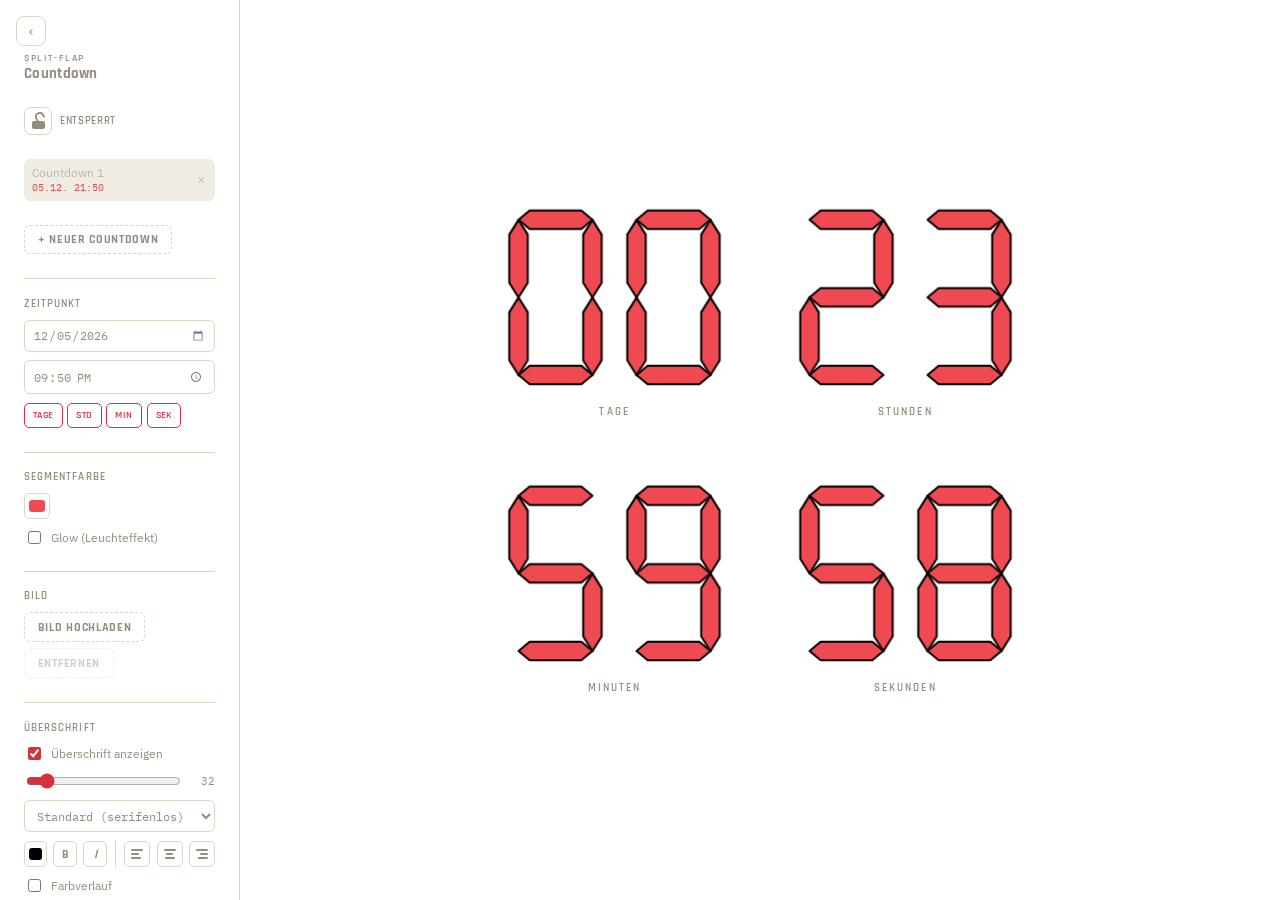
<file: projekte/countdown/index.html>
<!doctype html><html lang="de"><head><meta charset=utf8><meta name=viewport content="width=device-width,initial-scale=1"><title>Split-Flap Countdown · Two Diamonds Studio</title><meta name="description" content="Ein Countdown im Stil einer Bahnhofs-Anzeigetafel."><link rel="canonical" href="https://twodiamondsstudio.com/projekte/countdown/"><link rel="icon" href="/assets/favicon.svg" type="image/svg+xml"><style>:root{color-scheme:light}body{margin:0;padding:0;font:14px -apple-system,BlinkMacSystemFont,sans-serif;background:#faf9f5;color:#141413}img{max-width:100%}[hidden]:not([hidden=until-found]){display:none!important}</style></head><body>
<style>
@font-face{font-family:'Rajdhani';font-style:normal;font-weight:500;font-display:swap;src:url(/assets/fonts/rajdhani-latin-ext-500-normal.woff2) format('woff2');unicode-range:U+0100-02BA,U+02BD-02C5,U+02C7-02CC,U+02CE-02D7,U+02DD-02FF,U+0304,U+0308,U+0329,U+1D00-1DBF,U+1E00-1E9F,U+1EF2-1EFF,U+2020,U+20A0-20AB,U+20AD-20C0,U+2113,U+2C60-2C7F,U+A720-A7FF}
@font-face{font-family:'Rajdhani';font-style:normal;font-weight:500;font-display:swap;src:url(/assets/fonts/rajdhani-latin-500-normal.woff2) format('woff2');unicode-range:U+0000-00FF,U+0131,U+0152-0153,U+02BB-02BC,U+02C6,U+02DA,U+02DC,U+0304,U+0308,U+0329,U+2000-206F,U+20AC,U+2122,U+2191,U+2193,U+2212,U+2215,U+FEFF,U+FFFD}
@font-face{font-family:'Rajdhani';font-style:normal;font-weight:600;font-display:swap;src:url(/assets/fonts/rajdhani-latin-ext-600-normal.woff2) format('woff2');unicode-range:U+0100-02BA,U+02BD-02C5,U+02C7-02CC,U+02CE-02D7,U+02DD-02FF,U+0304,U+0308,U+0329,U+1D00-1DBF,U+1E00-1E9F,U+1EF2-1EFF,U+2020,U+20A0-20AB,U+20AD-20C0,U+2113,U+2C60-2C7F,U+A720-A7FF}
@font-face{font-family:'Rajdhani';font-style:normal;font-weight:600;font-display:swap;src:url(/assets/fonts/rajdhani-latin-600-normal.woff2) format('woff2');unicode-range:U+0000-00FF,U+0131,U+0152-0153,U+02BB-02BC,U+02C6,U+02DA,U+02DC,U+0304,U+0308,U+0329,U+2000-206F,U+20AC,U+2122,U+2191,U+2193,U+2212,U+2215,U+FEFF,U+FFFD}
@font-face{font-family:'Rajdhani';font-style:normal;font-weight:700;font-display:swap;src:url(/assets/fonts/rajdhani-latin-ext-700-normal.woff2) format('woff2');unicode-range:U+0100-02BA,U+02BD-02C5,U+02C7-02CC,U+02CE-02D7,U+02DD-02FF,U+0304,U+0308,U+0329,U+1D00-1DBF,U+1E00-1E9F,U+1EF2-1EFF,U+2020,U+20A0-20AB,U+20AD-20C0,U+2113,U+2C60-2C7F,U+A720-A7FF}
@font-face{font-family:'Rajdhani';font-style:normal;font-weight:700;font-display:swap;src:url(/assets/fonts/rajdhani-latin-700-normal.woff2) format('woff2');unicode-range:U+0000-00FF,U+0131,U+0152-0153,U+02BB-02BC,U+02C6,U+02DA,U+02DC,U+0304,U+0308,U+0329,U+2000-206F,U+20AC,U+2122,U+2191,U+2193,U+2212,U+2215,U+FEFF,U+FFFD}
@font-face{font-family:'IBM Plex Sans';font-style:normal;font-weight:400;font-display:swap;src:url(/assets/fonts/ibm-plex-sans-latin-ext-400-normal.woff2) format('woff2');unicode-range:U+0100-02BA,U+02BD-02C5,U+02C7-02CC,U+02CE-02D7,U+02DD-02FF,U+0304,U+0308,U+0329,U+1D00-1DBF,U+1E00-1E9F,U+1EF2-1EFF,U+2020,U+20A0-20AB,U+20AD-20C0,U+2113,U+2C60-2C7F,U+A720-A7FF}
@font-face{font-family:'IBM Plex Sans';font-style:normal;font-weight:400;font-display:swap;src:url(/assets/fonts/ibm-plex-sans-latin-400-normal.woff2) format('woff2');unicode-range:U+0000-00FF,U+0131,U+0152-0153,U+02BB-02BC,U+02C6,U+02DA,U+02DC,U+0304,U+0308,U+0329,U+2000-206F,U+20AC,U+2122,U+2191,U+2193,U+2212,U+2215,U+FEFF,U+FFFD}
@font-face{font-family:'IBM Plex Sans';font-style:normal;font-weight:500;font-display:swap;src:url(/assets/fonts/ibm-plex-sans-latin-ext-500-normal.woff2) format('woff2');unicode-range:U+0100-02BA,U+02BD-02C5,U+02C7-02CC,U+02CE-02D7,U+02DD-02FF,U+0304,U+0308,U+0329,U+1D00-1DBF,U+1E00-1E9F,U+1EF2-1EFF,U+2020,U+20A0-20AB,U+20AD-20C0,U+2113,U+2C60-2C7F,U+A720-A7FF}
@font-face{font-family:'IBM Plex Sans';font-style:normal;font-weight:500;font-display:swap;src:url(/assets/fonts/ibm-plex-sans-latin-500-normal.woff2) format('woff2');unicode-range:U+0000-00FF,U+0131,U+0152-0153,U+02BB-02BC,U+02C6,U+02DA,U+02DC,U+0304,U+0308,U+0329,U+2000-206F,U+20AC,U+2122,U+2191,U+2193,U+2212,U+2215,U+FEFF,U+FFFD}
@font-face{font-family:'IBM Plex Sans';font-style:normal;font-weight:600;font-display:swap;src:url(/assets/fonts/ibm-plex-sans-latin-ext-600-normal.woff2) format('woff2');unicode-range:U+0100-02BA,U+02BD-02C5,U+02C7-02CC,U+02CE-02D7,U+02DD-02FF,U+0304,U+0308,U+0329,U+1D00-1DBF,U+1E00-1E9F,U+1EF2-1EFF,U+2020,U+20A0-20AB,U+20AD-20C0,U+2113,U+2C60-2C7F,U+A720-A7FF}
@font-face{font-family:'IBM Plex Sans';font-style:normal;font-weight:600;font-display:swap;src:url(/assets/fonts/ibm-plex-sans-latin-600-normal.woff2) format('woff2');unicode-range:U+0000-00FF,U+0131,U+0152-0153,U+02BB-02BC,U+02C6,U+02DA,U+02DC,U+0304,U+0308,U+0329,U+2000-206F,U+20AC,U+2122,U+2191,U+2193,U+2212,U+2215,U+FEFF,U+FFFD}
@font-face{font-family:'IBM Plex Mono';font-style:normal;font-weight:400;font-display:swap;src:url(/assets/fonts/ibm-plex-mono-latin-ext-400-normal.woff2) format('woff2');unicode-range:U+0100-02BA,U+02BD-02C5,U+02C7-02CC,U+02CE-02D7,U+02DD-02FF,U+0304,U+0308,U+0329,U+1D00-1DBF,U+1E00-1E9F,U+1EF2-1EFF,U+2020,U+20A0-20AB,U+20AD-20C0,U+2113,U+2C60-2C7F,U+A720-A7FF}
@font-face{font-family:'IBM Plex Mono';font-style:normal;font-weight:400;font-display:swap;src:url(/assets/fonts/ibm-plex-mono-latin-400-normal.woff2) format('woff2');unicode-range:U+0000-00FF,U+0131,U+0152-0153,U+02BB-02BC,U+02C6,U+02DA,U+02DC,U+0304,U+0308,U+0329,U+2000-206F,U+20AC,U+2122,U+2191,U+2193,U+2212,U+2215,U+FEFF,U+FFFD}
@font-face{font-family:'IBM Plex Mono';font-style:normal;font-weight:500;font-display:swap;src:url(/assets/fonts/ibm-plex-mono-latin-ext-500-normal.woff2) format('woff2');unicode-range:U+0100-02BA,U+02BD-02C5,U+02C7-02CC,U+02CE-02D7,U+02DD-02FF,U+0304,U+0308,U+0329,U+1D00-1DBF,U+1E00-1E9F,U+1EF2-1EFF,U+2020,U+20A0-20AB,U+20AD-20C0,U+2113,U+2C60-2C7F,U+A720-A7FF}
@font-face{font-family:'IBM Plex Mono';font-style:normal;font-weight:500;font-display:swap;src:url(/assets/fonts/ibm-plex-mono-latin-500-normal.woff2) format('woff2');unicode-range:U+0000-00FF,U+0131,U+0152-0153,U+02BB-02BC,U+02C6,U+02DA,U+02DC,U+0304,U+0308,U+0329,U+2000-206F,U+20AC,U+2122,U+2191,U+2193,U+2212,U+2215,U+FEFF,U+FFFD}
@font-face{font-family:'Playfair Display';font-style:normal;font-weight:600;font-display:swap;src:url(/assets/fonts/playfair-display-latin-ext-600-normal.woff2) format('woff2');unicode-range:U+0100-02BA,U+02BD-02C5,U+02C7-02CC,U+02CE-02D7,U+02DD-02FF,U+0304,U+0308,U+0329,U+1D00-1DBF,U+1E00-1E9F,U+1EF2-1EFF,U+2020,U+20A0-20AB,U+20AD-20C0,U+2113,U+2C60-2C7F,U+A720-A7FF}
@font-face{font-family:'Playfair Display';font-style:normal;font-weight:600;font-display:swap;src:url(/assets/fonts/playfair-display-latin-600-normal.woff2) format('woff2');unicode-range:U+0000-00FF,U+0131,U+0152-0153,U+02BB-02BC,U+02C6,U+02DA,U+02DC,U+0304,U+0308,U+0329,U+2000-206F,U+20AC,U+2122,U+2191,U+2193,U+2212,U+2215,U+FEFF,U+FFFD}
@font-face{font-family:'Playfair Display';font-style:normal;font-weight:700;font-display:swap;src:url(/assets/fonts/playfair-display-latin-ext-700-normal.woff2) format('woff2');unicode-range:U+0100-02BA,U+02BD-02C5,U+02C7-02CC,U+02CE-02D7,U+02DD-02FF,U+0304,U+0308,U+0329,U+1D00-1DBF,U+1E00-1E9F,U+1EF2-1EFF,U+2020,U+20A0-20AB,U+20AD-20C0,U+2113,U+2C60-2C7F,U+A720-A7FF}
@font-face{font-family:'Playfair Display';font-style:normal;font-weight:700;font-display:swap;src:url(/assets/fonts/playfair-display-latin-700-normal.woff2) format('woff2');unicode-range:U+0000-00FF,U+0131,U+0152-0153,U+02BB-02BC,U+02C6,U+02DA,U+02DC,U+0304,U+0308,U+0329,U+2000-206F,U+20AC,U+2122,U+2191,U+2193,U+2212,U+2215,U+FEFF,U+FFFD}
@font-face{font-family:'Caveat';font-style:normal;font-weight:600;font-display:swap;src:url(/assets/fonts/caveat-latin-ext-600-normal.woff2) format('woff2');unicode-range:U+0100-02BA,U+02BD-02C5,U+02C7-02CC,U+02CE-02D7,U+02DD-02FF,U+0304,U+0308,U+0329,U+1D00-1DBF,U+1E00-1E9F,U+1EF2-1EFF,U+2020,U+20A0-20AB,U+20AD-20C0,U+2113,U+2C60-2C7F,U+A720-A7FF}
@font-face{font-family:'Caveat';font-style:normal;font-weight:600;font-display:swap;src:url(/assets/fonts/caveat-latin-600-normal.woff2) format('woff2');unicode-range:U+0000-00FF,U+0131,U+0152-0153,U+02BB-02BC,U+02C6,U+02DA,U+02DC,U+0304,U+0308,U+0329,U+2000-206F,U+20AC,U+2122,U+2191,U+2193,U+2212,U+2215,U+FEFF,U+FFFD}
@font-face{font-family:'Caveat';font-style:normal;font-weight:700;font-display:swap;src:url(/assets/fonts/caveat-latin-ext-700-normal.woff2) format('woff2');unicode-range:U+0100-02BA,U+02BD-02C5,U+02C7-02CC,U+02CE-02D7,U+02DD-02FF,U+0304,U+0308,U+0329,U+1D00-1DBF,U+1E00-1E9F,U+1EF2-1EFF,U+2020,U+20A0-20AB,U+20AD-20C0,U+2113,U+2C60-2C7F,U+A720-A7FF}
@font-face{font-family:'Caveat';font-style:normal;font-weight:700;font-display:swap;src:url(/assets/fonts/caveat-latin-700-normal.woff2) format('woff2');unicode-range:U+0000-00FF,U+0131,U+0152-0153,U+02BB-02BC,U+02C6,U+02DA,U+02DC,U+0304,U+0308,U+0329,U+2000-206F,U+20AC,U+2122,U+2191,U+2193,U+2212,U+2215,U+FEFF,U+FFFD}
@font-face{font-family:'Bebas Neue';font-style:normal;font-weight:400;font-display:swap;src:url(/assets/fonts/bebas-neue-latin-ext-400-normal.woff2) format('woff2');unicode-range:U+0100-02BA,U+02BD-02C5,U+02C7-02CC,U+02CE-02D7,U+02DD-02FF,U+0304,U+0308,U+0329,U+1D00-1DBF,U+1E00-1E9F,U+1EF2-1EFF,U+2020,U+20A0-20AB,U+20AD-20C0,U+2113,U+2C60-2C7F,U+A720-A7FF}
@font-face{font-family:'Bebas Neue';font-style:normal;font-weight:400;font-display:swap;src:url(/assets/fonts/bebas-neue-latin-400-normal.woff2) format('woff2');unicode-range:U+0000-00FF,U+0131,U+0152-0153,U+02BB-02BC,U+02C6,U+02DA,U+02DC,U+0304,U+0308,U+0329,U+2000-206F,U+20AC,U+2122,U+2191,U+2193,U+2212,U+2215,U+FEFF,U+FFFD}
</style>

<style>
  /* This page commits to a single fixed light look on purpose (explicit request: background
     stays pure white always, regardless of the viewer's system theme — no dark-mode variant). */
  :root{
    --bg:#ffffff;
    --surface-2:#f0ece3;
    --text:#211d18;
    --text-muted:#948c7c;
    --border:#ddd5c3;
    --accent:#d8303c;
    --accent-contrast:#fff8f2;
  }

  *{ box-sizing:border-box; }
  /* ---------- fixed-viewport shell: the app fills exactly 100vh/100vw and never scrolls as a
     whole — nothing may push html/body/.app taller or wider than the viewport. The sidebar gets
     its own internal scroll (see .sidebar below) if its controls don't fit; the main stage clips
     any residual overflow as a hard safety net, though in normal use the digit display's own
     auto-fit (see computeMaxFitScale()/updateScaleCeiling() in the script) keeps it from ever
     needing to. */
  html{ height:100%; overflow:hidden; }
  body{
    height:100%;
    margin:0;
    overflow:hidden;
    background:var(--bg);
    color:var(--text);
    font-family:'IBM Plex Sans', -apple-system, BlinkMacSystemFont, sans-serif;
  }

  .app{
    display:flex;
    height:100vh;
    overflow:hidden;
  }

  .sidebar-toggle{
    position:fixed;
    top:1rem;
    left:1rem;
    z-index:30;
    width:30px;
    height:30px;
    border-radius:8px;
    border:1px solid var(--border);
    background:var(--bg);
    color:var(--text-muted);
    font-family:'IBM Plex Mono', monospace;
    font-size:.85rem;
    display:flex;
    align-items:center;
    justify-content:center;
    cursor:pointer;
    transition:color .15s ease, border-color .15s ease;
  }
  .sidebar-toggle:hover{ color:var(--accent); border-color:var(--accent); }
  .sidebar-toggle:focus-visible{ outline:2px solid var(--accent); outline-offset:2px; }

  @media (max-width:480px){
    .sidebar{ width:210px; flex-basis:210px; }
  }

  /* ---------- sidebar ---------- */
  .sidebar{
    width:240px;
    flex:0 0 240px;
    /* min-height:0 overrides the flex-item default (min-height:auto, which factors in content's
       own intrinsic size and would otherwise let a tall sidebar stretch .app taller than 100vh);
       with it forced to 0, the sidebar is held to exactly .app's height via the default
       align-items:stretch, and overflow-y:auto scrolls INSIDE it instead — the main stage never
       has to shrink or scroll to make room for a long settings panel. */
    min-height:0;
    /* Bug fixed — controls and values (e.g. the scale-slider's "64%"/"71%" readouts) sat flush
       against the sidebar's right edge, sometimes visually clipped in a narrow browser chrome —
       a real bug the user hit (screenshot showed digits cut off at the edge). Widened the
       left/right padding from 1.25rem to 1.5rem and widened the sidebar itself from 220px to
       240px (rather than padding alone, which would have squeezed the already-tight row content
       further) so sliders and their value readouts have comfortable room to sit side by side. */
    padding:3.25rem 1.5rem 1.5rem;
    display:flex;
    flex-direction:column;
    gap:1.5rem;
    border-right:1px solid var(--border);
    overflow-y:auto;
    overflow-x:hidden;
    transition:width .25s ease, padding .25s ease, opacity .2s ease, border-color .25s ease;
  }
  .app.collapsed .sidebar{
    width:0;
    flex-basis:0;
    padding-left:0;
    padding-right:0;
    opacity:0;
    border-right-color:transparent;
    pointer-events:none;
  }
  .brand{ margin:0; }
  .brand-eyebrow{
    display:block;
    font-family:'Rajdhani', sans-serif;
    font-weight:600;
    font-size:.62rem;
    letter-spacing:.16em;
    text-transform:uppercase;
    color:var(--text-muted);
  }
  .brand-name{
    display:block;
    font-family:'Rajdhani', sans-serif;
    font-weight:700;
    font-size:.95rem;
    color:var(--text-muted);
    letter-spacing:.02em;
  }

  .lock-row{ display:flex; align-items:center; gap:.5rem; }
  .lock-toggle{
    width:28px;
    height:28px;
    flex-shrink:0;
    display:flex;
    align-items:center;
    justify-content:center;
    border-radius:7px;
    border:1px solid var(--border);
    background:var(--bg);
    color:var(--text-muted);
    cursor:pointer;
    transition:color .15s ease, border-color .15s ease;
  }
  .lock-toggle:hover{ color:var(--accent); border-color:var(--accent); }
  .lock-toggle:focus-visible{ outline:2px solid var(--accent); outline-offset:2px; }
  .lock-icon{ position:relative; width:13px; height:15px; }
  .lock-shackle{
    position:absolute;
    left:1.5px;
    top:0;
    width:10px;
    height:8px;
    box-sizing:border-box;
    border:2px solid currentColor;
    border-bottom:none;
    border-radius:6px 6px 0 0;
    transform-origin:left bottom;
    transition:transform .18s ease;
  }
  .lock-body{
    position:absolute;
    left:0;
    bottom:0;
    width:13px;
    height:8px;
    border-radius:2px;
    background:currentColor;
  }
  .lock-toggle[aria-pressed="false"] .lock-shackle{
    transform:translateX(4px) rotate(-30deg);
  }
  .lock-label{
    font-family:'Rajdhani', sans-serif;
    font-weight:600;
    font-size:.68rem;
    letter-spacing:.06em;
    text-transform:uppercase;
    color:var(--text-muted);
  }

  .tab-list{ display:flex; flex-direction:column; gap:.15rem; }
  .tab-item{
    display:flex;
    align-items:center;
    gap:.35rem;
    padding:.4rem .5rem;
    border-radius:6px;
    cursor:pointer;
  }
  .tab-item:hover{ background:var(--surface-2); }
  .tab-item.active{ background:var(--surface-2); }
  .tab-main{ display:flex; flex-direction:column; gap:.05rem; min-width:0; flex:1; }
  .tab-title-input{
    font-family:'IBM Plex Sans', sans-serif;
    font-weight:600;
    font-size:.76rem;
    color:var(--text-muted);
    background:transparent;
    border:none;
    outline:none;
    padding:0;
    width:100%;
    text-overflow:ellipsis;
  }
  .tab-title-input::placeholder{ color:var(--text-muted); opacity:.55; font-weight:400; }
  .tab-title-input:focus-visible{ outline:2px solid var(--accent); outline-offset:2px; border-radius:3px; }
  .tab-item.active .tab-title-input{ color:var(--accent); }
  .tab-date{
    font-family:'IBM Plex Mono', monospace;
    font-size:.63rem;
    color:var(--text-muted);
    opacity:.7;
  }
  .tab-item.active .tab-date{ color:var(--accent); opacity:.85; }
  .tab-remove{
    background:none; border:none; color:var(--text-muted); opacity:.45;
    font-size:.85rem; line-height:1; cursor:pointer; padding:0 .15rem;
    font-family:inherit;
    flex-shrink:0;
  }
  .tab-remove:hover{ opacity:1; }

  .add-form{
    display:flex;
    flex-direction:column;
    gap:.55rem;
    padding-top:1.1rem;
    border-top:1px solid var(--border);
  }
  .mini-label{
    margin:0;
    font-family:'Rajdhani', sans-serif;
    font-weight:600;
    font-size:.66rem;
    letter-spacing:.1em;
    text-transform:uppercase;
    color:var(--text-muted);
  }
  .mini-input{
    font-family:'IBM Plex Mono', monospace;
    font-size:.76rem;
    color:var(--text-muted);
    background:transparent;
    border:1px solid var(--border);
    border-radius:6px;
    padding:.4rem .5rem;
    width:100%;
    transition:border-color .2s ease;
  }
  .mini-input:focus-visible{ outline:2px solid var(--accent); outline-offset:2px; color:var(--text); }
  .mini-input.invalid{ border-color:var(--accent); }
  .mini-input::-webkit-calendar-picker-indicator{ opacity:.5; cursor:pointer; }

  .mini-units{ display:flex; gap:.3rem; flex-wrap:wrap; }
  .mini-chip{
    font-family:'Rajdhani', sans-serif;
    font-weight:600;
    font-size:.64rem;
    letter-spacing:.04em;
    text-transform:uppercase;
    padding:.28rem .5rem;
    border-radius:5px;
    border:1px solid var(--border);
    background:transparent;
    color:var(--text-muted);
    cursor:pointer;
    transition:border-color .15s ease, color .15s ease, background .15s ease;
  }
  .mini-chip:hover{ color:var(--text); }
  .mini-chip:focus-visible{ outline:2px solid var(--accent); outline-offset:2px; }
  .mini-chip.active{ border-color:var(--accent); color:var(--accent); }
  .mini-chip.warn{ background:var(--accent); border-color:var(--accent); color:var(--accent-contrast); }

  .add-btn{
    align-self:flex-start;
    font-family:'Rajdhani', sans-serif;
    font-weight:700;
    font-size:.72rem;
    letter-spacing:.06em;
    text-transform:uppercase;
    color:var(--text-muted);
    background:transparent;
    border:1px dashed var(--border);
    border-radius:6px;
    padding:.4rem .8rem;
    cursor:pointer;
    transition:border-color .15s ease, color .15s ease;
  }
  .add-btn:hover{ border-color:var(--accent); color:var(--accent); }
  .add-btn:focus-visible{ outline:2px solid var(--accent); outline-offset:2px; }

  .mini-input:disabled, .mini-chip:disabled,
  .tab-title-input:disabled, .tab-remove:disabled, .add-btn:disabled,
  .tb-color:disabled, .tb-btn:disabled, .tb-size-slider:disabled, .scale-slider:disabled,
  .tf-checkbox input:disabled{
    opacity:.4;
    cursor:not-allowed;
    pointer-events:none;
  }
  .tf-checkbox:has(input:disabled){ cursor:not-allowed; }

  .segment-color-control{
    display:flex;
    flex-direction:column;
    gap:.55rem;
    padding-top:1.1rem;
    border-top:1px solid var(--border);
  }

  .image-control{
    display:flex;
    flex-direction:column;
    gap:.55rem;
    padding-top:1.1rem;
    border-top:1px solid var(--border);
  }

  .title-format{
    display:flex;
    flex-direction:column;
    gap:.55rem;
    padding-top:1.1rem;
    border-top:1px solid var(--border);
  }
  .tf-row{ display:flex; align-items:center; gap:.4rem; }
  /* Bug fixed — "Bild hochladen" + "Entfernen" together are wider than the sidebar's available
     content width at any reasonable sidebar size, so the two buttons overflowed past the sidebar's
     right edge instead of wrapping (a real, Playwright-caught regression while widening the
     sidebar for the padding fix above — this row was already overflowing before that fix too, just
     by a larger margin). flex-wrap is scoped to this one row (not all of `.tf-row`, which is also
     used for label+slider pairs elsewhere that are fine staying on one line) so "Entfernen" simply
     drops to its own line when there isn't room beside "Bild hochladen", rather than clipping. */
  .image-action-row{ flex-wrap:wrap; }
  .tf-row[hidden]{ display:none; } /* .tf-row's own display:flex would otherwise beat the UA [hidden] default */
  .tf-checkbox{
    display:flex;
    align-items:center;
    gap:.45rem;
    font-family:'IBM Plex Sans', sans-serif;
    font-size:.72rem;
    color:var(--text-muted);
    cursor:pointer;
  }
  .tf-checkbox input{ accent-color:var(--accent); cursor:pointer; }

  .scale-control{
    display:flex;
    flex-direction:column;
    gap:.5rem;
    padding-top:1.1rem;
    border-top:1px solid var(--border);
  }
  .scale-row{ display:flex; align-items:center; gap:.55rem; }
  .scale-slider{
    flex:1;
    accent-color:var(--accent);
    cursor:pointer;
    background:transparent;
  }
  .scale-slider:focus-visible{ outline:2px solid var(--accent); outline-offset:1px; }
  .scale-value{
    min-width:38px;
    text-align:right;
    font-family:'IBM Plex Mono', monospace;
    font-size:.72rem;
    color:var(--text-muted);
    flex-shrink:0;
  }

  .sidebar-note{
    margin:auto 0 0;
    font-size:.66rem;
    color:var(--text-muted);
    opacity:.65;
    line-height:1.4;
  }

  /* ---------- stage ---------- */
  .stage{
    flex:1;
    min-width:0;
    min-height:0; /* same flex-stretch override as .sidebar above — .stage is held to exactly
      .app's height regardless of its content's natural size */
    display:flex;
    align-items:center;
    justify-content:center;
    padding:2.5rem 1.25rem;
    height:100%;
    overflow:hidden; /* hard safety net — see the fixed-viewport-shell comment above */
  }
  .empty-state{
    font-family:'IBM Plex Sans', sans-serif;
    font-size:.92rem;
    color:var(--text-muted);
  }

  /* the optional per-countdown image now lives INSIDE #countdown-area (unlike its first version,
     which was a plain fixed banner stacked above the area by .stage's own flexbox) so it can be
     freely dragged anywhere in the same coordinate space as the title, including on top of the
     numbers — see "Countdown image" in the script and CLAUDE.md for the drag mechanics and why
     it also tracks the digits' own vertical-drag offset. --image-scale is set from JS by the
     sidebar's size slider (0.4–2, default 1); the base size is a responsive clamp() like the
     digits' own sizing, so it's "angemessen" (reasonable) on any viewport before the user adjusts
     it further. */
  .image-wrap{
    /* shrink-wraps to the image's own rendered size (no width set) so the drag handle above it
       (a child, for the same hover-bubbling reason as #digits-handle) stays anchored right at the
       image's own edge regardless of size/scale. z-index:1 paints it above the in-flow digits;
       it's placed before .title-zone in the DOM (also z-index:1) so an overlapping title wins the
       tie and stays on top of the image, never the other way around. */
    position:absolute;
    left:0;
    top:0;
    z-index:1;
  }
  .image-wrap[hidden]{ display:none; }
  .image-wrap.dragging{ cursor:grabbing; }
  .image-handle{
    position:absolute;
    top:-16px;
    left:50%;
    transform:translateX(-50%);
    z-index:2;
    width:26px;
    height:26px;
    display:flex;
    align-items:center;
    justify-content:center;
    background:var(--bg);
    border:1px solid var(--border);
    border-radius:5px;
    color:var(--text-muted);
    cursor:grab;
    opacity:0;
    pointer-events:none;
    transition:opacity .15s ease, border-color .15s ease, color .15s ease;
  }
  .image-handle:hover{ border-color:var(--accent); color:var(--accent); }
  .image-wrap:hover .image-handle,
  .image-wrap.dragging .image-handle{
    opacity:1;
    pointer-events:auto;
  }
  .app.locked .image-handle{ display:none; } /* same reasoning as .app.locked .digits-handle —
    the handle isn't nested inside a separately-hoverable overlay, so hiding it is enough on its
    own; no residual hover/cursor affordance can appear on the image itself either, since dragging
    is only ever initiated from this handle, never from the image itself */
  .countdown-image{
    display:block;
    width:calc(var(--image-scale, 1) * clamp(140px, 32vw, 420px));
    max-width:100%;
    height:auto;
    border-radius:10px;
    -webkit-user-drag:none; /* the drag handle drives all movement — don't let the browser's own
      native image-drag-ghost interfere */
    user-select:none;
  }

  /* the whole countdown display: digits centered in normal flow, the image and title both
     free-floating on top of it anywhere within this box (over the numbers, beside them, below
     them — anywhere). The padding is the room available beside/above/below the numbers themselves
     for "next to" placement — it scales with viewport width so there's always some, without
     turning into the whole page. The area sits fixed in the center of .stage (flexbox); only the
     image's and the title's own positions within it are free-floating — each is a fraction of
     THIS box (see "Vertical digit drag" for the one exception: dragging the numbers moves only
     them horizontally-fixed/vertically-free, and the image additionally tracks that offset). */
  .countdown-area{
    position:relative;
    display:flex;
    align-items:center;
    justify-content:center;
    /* The lower bound of each clamp() used to be a fixed 90px/60px floor that never shrank
       further, which was fine back when the page could grow/scroll to fit its content. Now that
       nothing may scroll (see the fixed-viewport shell below), that floor became a hard trap on
       very narrow windows: once the sidebar's fixed width left less horizontal room for .stage
       than the 60px+60px minimum padding alone required, there was *negative* space left for the
       digits no matter how far the auto-fit (computeMaxFitScale(), see further down) shrank them
       — they'd collapse to a reported width of 0 instead of ever becoming visible. Dropping the
       floor to 12px/16px keeps the padding identical at every normal (>~560px-wide) window size,
       since the vw term still dominates there, and only softens it in that narrow-window edge
       case so real content space always remains for the auto-fit to shrink the digits into. */
    padding:clamp(16px, 16vw, 220px) clamp(12px, 14vw, 260px);
    max-width:100%;
    box-sizing:border-box;
  }

  /* ---------- lock mode: "gesperrt" = pure display. Nothing can be moved, edited, formatted or
     even selected, and no hover affordance of any kind appears on the title or the countdown —
     no drag handle, no toolbar bubble, no cursor change. Sidebar editing controls are grayed out
     via the :disabled rules above and applySidebarLockState()/syncFormToActiveTab() in the
     script, which run whenever the lock toggles. */
  .app.locked .tb-handle{ display:none; }
  .app.locked .title-toolbar{ display:none; }
  .app.locked .tf-align{
    opacity:.4;
    cursor:not-allowed;
    pointer-events:none;
  }
  .app.locked .title-zone,
  .app.locked .title-zone *{
    pointer-events:none !important;
  }
  .app.locked .countdown-title{
    cursor:default;
    user-select:none;
    -webkit-user-select:none;
  }
  .title-zone{
    /* a full overlay spanning the whole countdown area — this is the title's entire coordinate
       space and drag range now, not just a strip above the numbers. It doesn't intercept clicks
       itself (pointer-events:none) so the digits underneath stay reachable; only the title text
       and its drag handle (pointer-events:auto) do. Being positioned, it paints above the
       in-flow .digit-groups automatically, so an overlapping title is always visible in front. */
    position:absolute;
    inset:0;
    z-index:1;
    pointer-events:none;
  }
  .title-zone[hidden]{ display:none; }
  .title-zone.dragging{ cursor:grabbing; }

  .title-toolbar{
    /* positioned in JS to hover just above the title's current spot, wherever that is */
    position:absolute;
    z-index:2;
    display:flex;
    align-items:center;
    gap:.3rem;
    background:var(--surface-2);
    border:1px solid var(--border);
    border-radius:8px;
    padding:.3rem .45rem;
    opacity:0;
    pointer-events:none;
    transition:opacity .15s ease;
  }
  .title-zone:hover .title-toolbar,
  .title-zone.toolbar-open .title-toolbar{
    opacity:1;
    pointer-events:auto;
  }
  .tb-handle{
    width:26px;
    height:26px;
    display:flex;
    align-items:center;
    justify-content:center;
    background:var(--bg);
    border:1px solid var(--border);
    border-radius:5px;
    color:var(--text-muted);
    cursor:grab;
    flex-shrink:0;
  }
  .tb-handle:hover{ border-color:var(--accent); color:var(--accent); }
  .tb-handle-icon{ display:grid; grid-template-columns:repeat(3,3px); gap:2px; }
  .tb-handle-icon span{ width:3px; height:3px; border-radius:50%; background:currentColor; }
  .tb-size-slider{
    flex:1;
    accent-color:var(--accent);
    cursor:pointer;
    background:transparent;
  }
  .tb-size-slider:focus-visible{ outline:2px solid var(--accent); outline-offset:1px; }
  .tb-size-value{
    min-width:26px;
    text-align:right;
    font-family:'IBM Plex Mono', monospace;
    font-size:.68rem;
    color:var(--text-muted);
    flex-shrink:0;
  }
  .tb-color{
    width:26px;
    height:26px;
    padding:2px;
    border:1px solid var(--border);
    border-radius:5px;
    background:var(--bg);
    cursor:pointer;
  }
  .tb-color::-webkit-color-swatch{ border:none; border-radius:3px; }
  .tb-color::-moz-color-swatch{ border:none; border-radius:3px; }
  .tb-btn{
    width:26px;
    height:26px;
    display:flex;
    align-items:center;
    justify-content:center;
    font-family:'Rajdhani', sans-serif;
    font-weight:700;
    font-size:.78rem;
    color:var(--text-muted);
    background:var(--bg);
    border:1px solid var(--border);
    border-radius:5px;
    cursor:pointer;
    transition:border-color .15s ease, color .15s ease, background .15s ease;
  }
  .tb-btn:hover{ border-color:var(--accent); color:var(--accent); }
  .tb-btn.active{ background:var(--accent); border-color:var(--accent); color:var(--accent-contrast); }
  .tb-btn:focus-visible{ outline:2px solid var(--accent); outline-offset:1px; }
  .tb-sep{ width:1px; align-self:stretch; background:var(--border); margin:0 .1rem; }
  .tb-align-icon{ display:flex; flex-direction:column; gap:2px; width:14px; }
  .tb-align-icon.align-left{ align-items:flex-start; }
  .tb-align-icon.align-center{ align-items:center; }
  .tb-align-icon.align-right{ align-items:flex-end; }
  .tb-align-icon span{ display:block; height:2px; border-radius:1px; background:currentColor; }
  .tb-align-icon span:nth-child(1){ width:100%; }
  .tb-align-icon span:nth-child(2){ width:65%; }
  .tb-align-icon span:nth-child(3){ width:82%; }

  .countdown-title{
    position:absolute;
    left:0;
    top:0;
    z-index:1;
    max-width:100%;
    margin:0;
    font-family:'Rajdhani', sans-serif;
    font-weight:600;
    font-size:clamp(1.75rem, 4.5vw, 3.25rem);
    letter-spacing:-.01em;
    color:var(--text);
    white-space:pre-wrap;
    outline:none;
    cursor:text;
    pointer-events:auto;
  }
  .countdown-title span{ font:inherit; color:inherit; }

  .digit-groups{
    /* --scale is the user's fine-tuning slider (default 1); the clamp()s underneath it already
       auto-fit the viewport width, so scaling on top of them still never outgrows the screen
       in normal use — .digit-groups wraps its unit-groups onto a new row rather than overflow.
       --seg-color is the per-countdown segment color (defaults to a light red, set from JS).
       position:relative anchors #digits-handle; the vertical drag itself is a JS-set
       translateY() transform on this element, which doesn't affect layout/flow of anything
       around it (see "Vertical digit drag" in the script and CLAUDE.md). */
    position:relative;
    --scale:1;
    --seg-color:#ef4a52;
    --digit-w:calc(var(--scale) * clamp(66px, 13.5vw, 174px));
    --digit-h:calc(var(--digit-w) * 1.6667);
    display:flex;
    align-items:flex-start;
    justify-content:center;
    gap:calc(var(--scale) * clamp(40px, 9vw, 96px));
    flex-wrap:wrap;
    max-width:100%;
  }
  .digits-handle{
    position:absolute;
    top:-16px;
    left:50%;
    transform:translateX(-50%);
    z-index:2;
    width:26px;
    height:26px;
    display:flex;
    align-items:center;
    justify-content:center;
    background:var(--bg);
    border:1px solid var(--border);
    border-radius:5px;
    color:var(--text-muted);
    cursor:ns-resize; /* hints vertical-only movement, unlike the title handle's cursor:grab */
    opacity:0;
    pointer-events:none;
    transition:opacity .15s ease, border-color .15s ease, color .15s ease;
  }
  .digits-handle:hover{ border-color:var(--accent); color:var(--accent); }
  .digit-groups:hover .digits-handle,
  .digit-groups.digits-dragging .digits-handle{
    opacity:1;
    pointer-events:auto;
  }
  .app.locked .digits-handle{ display:none; } /* display:none alone is enough here — unlike the
    title's toolbar bubble, this handle isn't nested inside a separately-hoverable overlay, so
    there's no residual hover surface left once it's hidden */
  .unit-group{ display:flex; flex-direction:column; align-items:center; gap:.9rem; }
  .digits{ display:flex; gap:calc(var(--scale) * clamp(3px, .9vw, 12px)); }
  .unit-label{
    font-family:'Rajdhani', sans-serif;
    font-weight:600;
    font-size:calc(var(--scale) * clamp(.9rem, 1.575vw, 1.11rem));
    letter-spacing:.18em;
    text-transform:uppercase;
    color:var(--text-muted);
  }

  .digit-cell{
    position:relative;
    width:var(--digit-w);
    height:var(--digit-h);
    perspective:480px;
  }
  .digit-cell svg{
    position:absolute;
    inset:0;
    width:100%;
    height:100%;
    display:block;
    overflow:visible;
  }

  .seg{
    fill:var(--seg-color);
    stroke:#000;
    stroke-width:2;
    stroke-linejoin:round;
    vector-effect:non-scaling-stroke; /* keeps the outline ~2px on screen at any digit size */
    opacity:0;
    transform:rotateX(90deg);
    transform-box:fill-box;
    transform-origin:50% 50%;
    transition:transform .2s cubic-bezier(.5,0,.25,1), opacity .2s linear;
  }

  /* per-countdown "Glow" toggle — a soft light-bleed in the configured segment color around each
     lit segment; only .seg elements currently toggled on (paint()'s 'on' class) get it, so unlit
     segments (already opacity:0) never do. Off by default, matching the app's original look. */
  .digit-groups.glow-on .seg.on{
    filter:
      drop-shadow(0 0 6px var(--seg-color))
      drop-shadow(0 0 16px var(--seg-color));
  }
  /* the segment outline switches with the glow toggle — white while glowing, black otherwise.
     Thickness/style (stroke-width, stroke-linejoin) are untouched, only the color changes. */
  .digit-groups.glow-on .seg{ stroke:#fff; }
</style>

<button type="button" id="sidebar-toggle" class="sidebar-toggle" aria-label="Seitenleiste umschalten" aria-expanded="true">‹</button>

<div class="app">
  <aside class="sidebar" id="sidebar">
    <p class="brand">
      <span class="brand-eyebrow">Split-Flap</span>
      <span class="brand-name">Countdown</span>
    </p>

    <div class="lock-row">
      <button type="button" class="lock-toggle" id="lock-toggle" aria-pressed="false" aria-label="Bearbeitung sperren">
        <span class="lock-icon" aria-hidden="true"><span class="lock-shackle"></span><span class="lock-body"></span></span>
      </button>
      <span class="lock-label" id="lock-label">Entsperrt</span>
    </div>

    <div class="tab-list" id="tab-list"></div>

    <button type="button" class="add-btn" id="add-btn">+ Neuer Countdown</button>

    <div class="add-form">
      <p class="mini-label">Zeitpunkt</p>
      <!-- split into separate date/time fields (was one <input type="datetime-local">) — the
           combined control needed more width than the sidebar has to spare to show a full
           "DD.MM.YYYY, HH:mm" without clipping the minutes; two full-width rows each only need to
           fit their own half, with plenty of room to spare. See CLAUDE.md, "Zeitpunkt controls". -->
      <input type="date" id="target-date-input" class="mini-input" aria-label="Datum">
      <input type="time" id="target-time-input" class="mini-input" aria-label="Uhrzeit">
      <div class="mini-units" id="mini-units">
        <button type="button" class="mini-chip" data-unit="d">Tage</button>
        <button type="button" class="mini-chip" data-unit="h">Std</button>
        <button type="button" class="mini-chip" data-unit="m">Min</button>
        <button type="button" class="mini-chip" data-unit="s">Sek</button>
      </div>
    </div>

    <div class="segment-color-control">
      <p class="mini-label">Segmentfarbe</p>
      <div class="tf-row">
        <input type="color" class="tb-color" id="segment-color" value="#ef4a52" aria-label="Farbe der Zahlensegmente">
      </div>
      <label class="tf-checkbox">
        <input type="checkbox" id="glow-toggle">
        Glow (Leuchteffekt)
      </label>
    </div>

    <div class="image-control" id="image-control">
      <p class="mini-label">Bild</p>
      <div class="tf-row image-action-row">
        <input type="file" id="image-upload" accept="image/*" hidden>
        <button type="button" class="add-btn" id="image-upload-btn">Bild hochladen</button>
        <button type="button" class="add-btn" id="image-remove-btn" disabled>Entfernen</button>
      </div>
      <div class="tf-row" id="image-scale-row" hidden>
        <input type="range" class="scale-slider" id="image-scale-slider" min="0.4" max="2" step="0.01" value="1" aria-label="Größe des Bildes">
        <span class="scale-value" id="image-scale-value">100%</span>
      </div>
    </div>

    <div class="title-format" id="title-format">
      <p class="mini-label">Überschrift</p>
      <label class="tf-checkbox">
        <input type="checkbox" id="tf-visible" checked>
        Überschrift anzeigen
      </label>
      <div class="tf-row">
        <input type="range" class="tb-size-slider" id="tf-size" min="12" max="220" step="1" value="32" aria-label="Schriftgröße der Überschrift">
        <span class="tb-size-value" id="tf-size-value">32</span>
      </div>
      <div class="tf-row">
        <select class="mini-input" id="tf-font" aria-label="Schriftart der Überschrift">
          <option value="">Standard (serifenlos)</option>
          <option value="serif">Serif</option>
          <option value="monospace">Monospace</option>
          <option value="handwriting">Handschrift</option>
          <option value="display">Dekorativ</option>
        </select>
      </div>
      <div class="tf-row">
        <input type="color" class="tb-color" id="tf-color" value="#000000" aria-label="Schriftfarbe der Überschrift">
        <button type="button" class="tb-btn" id="tf-bold" aria-label="Fett" aria-pressed="false"><strong>B</strong></button>
        <button type="button" class="tb-btn" id="tf-italic" aria-label="Kursiv" aria-pressed="false"><em>I</em></button>
        <span class="tb-sep" aria-hidden="true"></span>
        <button type="button" class="tb-btn tf-align" data-align="left" aria-label="Linksbündig positionieren" aria-pressed="false"><span class="tb-align-icon align-left"><span></span><span></span><span></span></span></button>
        <button type="button" class="tb-btn tf-align" data-align="center" aria-label="Zentriert positionieren" aria-pressed="false"><span class="tb-align-icon align-center"><span></span><span></span><span></span></span></button>
        <button type="button" class="tb-btn tf-align" data-align="right" aria-label="Rechtsbündig positionieren" aria-pressed="false"><span class="tb-align-icon align-right"><span></span><span></span><span></span></span></button>
      </div>
      <label class="tf-checkbox">
        <input type="checkbox" id="tf-gradient-enabled">
        Farbverlauf
      </label>
      <div class="tf-row" id="tf-gradient-controls" hidden>
        <input type="color" class="tb-color" id="tf-gradient-from" value="#d8303c" aria-label="Verlauf Startfarbe">
        <input type="color" class="tb-color" id="tf-gradient-to" value="#2b6cff" aria-label="Verlauf Endfarbe">
        <span class="tb-sep" aria-hidden="true"></span>
        <button type="button" class="tb-btn tf-gradient-dir active" data-dir="horizontal" aria-label="Horizontal (links nach rechts)" aria-pressed="true">→</button>
        <button type="button" class="tb-btn tf-gradient-dir" data-dir="vertical" aria-label="Vertikal (oben nach unten)" aria-pressed="false">↓</button>
        <button type="button" class="tb-btn tf-gradient-dir" data-dir="diagonal" aria-label="Diagonal" aria-pressed="false">↘</button>
      </div>
    </div>

    <div class="scale-control">
      <p class="mini-label">Anzeigegröße</p>
      <div class="scale-row">
        <input type="range" class="scale-slider" id="scale-slider" min="0.25" max="1.6" step="0.01" value="1" aria-label="Größe der Zahlenanzeige">
        <span class="scale-value" id="scale-value">100%</span>
      </div>
    </div>

    <p class="sidebar-note">Läuft lokal im Browser, basierend auf der Systemzeit dieses Geräts.</p>
  </aside>

  <main class="stage">
    <div class="countdown-area" id="countdown-area">
      <div class="digit-groups" id="digit-groups">
        <span class="digits-handle" id="digits-handle" title="Nach oben/unten ziehen" aria-hidden="true"><span class="tb-handle-icon"><span></span><span></span><span></span><span></span><span></span><span></span></span></span>
      </div>
      <div class="image-wrap" id="image-wrap" hidden>
        <span class="image-handle" id="image-handle" title="Ziehen zum Verschieben" aria-hidden="true"><span class="tb-handle-icon"><span></span><span></span><span></span><span></span><span></span><span></span></span></span>
        <img class="countdown-image" id="countdown-image" alt="" draggable="false">
      </div>
      <div class="title-zone" id="title-zone" hidden>
        <div class="title-toolbar" id="title-toolbar">
          <span class="tb-handle" id="tb-handle" title="Ziehen zum Verschieben" aria-hidden="true"><span class="tb-handle-icon"><span></span><span></span><span></span><span></span><span></span><span></span></span></span>
        </div>
        <h2 class="countdown-title" id="countdown-title" contenteditable="true" spellcheck="false"></h2>
      </div>
    </div>
  </main>
</div>

<script>
(function(){
  'use strict';

  var REDUCED_MOTION = window.matchMedia('(prefers-reduced-motion: reduce)').matches;
  var STAGGER_MS = 32;
  var SVG_NS = 'http://www.w3.org/2000/svg';
  var STORAGE_KEY = 'split-flap-countdown/v1';
  var VALID_UNIT_KEYS = ['d','h','m','s'];
  /* Bug fixed — MIN_SCALE used to be 0.5, chosen back when it was just the slider's own nominal
     floor with no relationship to what actually fits. Once the auto-fit ceiling became the
     slider's own `max` (see "Fixed viewport / no scrolling"), a MIN_SCALE this close to many
     real-world ceilings (e.g. maxFitScale measured ~0.51 at a common 1280×800 window) collapsed
     the slider's whole draggable span down to a sliver just a few hundredths wide — smaller than
     its own 0.01 `step`, which made real mouse dragging register no change at all (a real,
     user-reported regression: "kein Klicken, kein Ziehen möglich"). Lowered to 0.25 so the floor
     sits comfortably below every ceiling seen across a wide range of tested window sizes
     (~0.5–1.6), guaranteeing a wide, smoothly draggable span everywhere except genuinely extreme,
     very narrow windows (already a documented, accepted edge case — see "Known design decisions").
     `#scale-slider`'s HTML `min` attribute was updated to match. */
  var MIN_SCALE = 0.25, MAX_SCALE = 1.6, DEFAULT_SCALE = 1;
  var DEFAULT_SEG_COLOR = '#ef4a52';
  var HEX_COLOR_RE = /^#[0-9a-fA-F]{6}$/;

  var UNIT_DEFS = [
    { key:'d', label:'Tage',     secs:86400 },
    { key:'h', label:'Stunden',  secs:3600  },
    { key:'m', label:'Minuten',  secs:60    },
    { key:'s', label:'Sekunden', secs:1     }
  ];

  /* currently displayed countdown */
  var selected = new Set(['d','h','m','s']);
  var targetDate = null;

  /* all countdowns */
  var tabs = [];
  var activeId = null;
  var nextId = 1;

  /* global display size, applies to all countdowns */
  var displayScale = DEFAULT_SCALE;

  /* global edit lock — when true, nothing (title or countdown) can be dragged */
  var locked = false;

  /* ---------- 7-segment geometry (viewBox 0 0 60 100, split exactly at y=50) ---------- */
  function pts(list){
    var out = [];
    for (var i = 0; i < list.length; i += 2) out.push(list[i] + ',' + list[i + 1]);
    return out.join(' ');
  }
  function hsegPts(yc){ return pts([16,yc-5, 44,yc-5, 50,yc, 44,yc+5, 16,yc+5, 10,yc]); }
  function vsegPts(xc, y1, y2){ return pts([xc-5,y1+8, xc,y1, xc+5,y1+8, xc+5,y2-8, xc,y2, xc-5,y2-8]); }

  var SEG_POINTS = {
    a: hsegPts(8),
    g: hsegPts(50),
    d: hsegPts(92),
    f: vsegPts(10, 8, 50),
    b: vsegPts(50, 8, 50),
    e: vsegPts(10, 50, 92),
    c: vsegPts(50, 50, 92)
  };
  var SEG_ORDER = ['a','b','c','d','e','f','g'];
  var DIGIT_SEGMENTS = {
    '0':'abcdef', '1':'bc', '2':'abged', '3':'abgcd', '4':'fgbc',
    '5':'afgcd', '6':'afgecd', '7':'abc', '8':'abcdefg', '9':'abcdfg'
  };

  function isHorizontalSeg(seg){ return seg === 'a' || seg === 'g' || seg === 'd'; }

  /* yPct:0 puts the "quick position" presets at the top of the countdown area — i.e. above the
     numbers, the traditional spot — rather than smack in the middle of the digit display, now
     that the title's coordinate space spans the whole area (digits included). */
  var ALIGN_PRESETS = {
    left:   { xPct:0,   yPct:0 },
    center: { xPct:0.5, yPct:0 },
    right:  { xPct:1,   yPct:0 }
  };
  function defaultFormat(){ return { pos:{ xPct:0.5, yPct:0 } }; }
  var GRADIENT_DIRECTIONS = ['horizontal', 'vertical', 'diagonal'];
  function defaultGradient(){ return { enabled:false, from:'#d8303c', to:'#2b6cff', direction:'horizontal' }; }
  function defaultRun(text){ return { text:text || '', bold:false, italic:false, color:null, fontSize:null, fontFamily:'' }; }

  /* per-run font family — a small curated set of clearly distinct choices rather than free-form
     font names, so every saved value is guaranteed renderable. '' (the default option) means "no
     override", i.e. inherit .countdown-title's own font (Rajdhani) — matches every title saved
     before this feature existed, so old data renders identically. */
  var FONT_OPTIONS = [
    { key:'',            stack:null },
    { key:'serif',       stack:"'Playfair Display', Georgia, 'Times New Roman', serif" },
    { key:'monospace',   stack:"'IBM Plex Mono', 'Courier New', monospace" },
    { key:'handwriting', stack:"'Caveat', 'Segoe Script', 'Bradley Hand', cursive" },
    { key:'display',     stack:"'Bebas Neue', Impact, 'Arial Black', sans-serif" }
  ];
  function fontStackFor(key){
    var opt = FONT_OPTIONS.filter(function(o){ return o.key === key; })[0];
    return opt ? opt.stack : null;
  }

  /* per-tab optional image, shown above the whole countdown (see .countdown-image in the CSS).
     scale is the sidebar slider's multiplier (0.4–2, default 1) on top of the responsive base
     size; src is a downscaled/compressed data: URL (see downscaleImage()) or null for "no image". */
  var MIN_IMAGE_SCALE = 0.4, MAX_IMAGE_SCALE = 2, DEFAULT_IMAGE_SCALE = 1;
  var IMAGE_MAX_WIDTH = 800, IMAGE_JPEG_QUALITY = 0.85;
  function defaultImage(){ return { src:null, scale:DEFAULT_IMAGE_SCALE }; }
  function clampImageScale(v){ return Math.min(MAX_IMAGE_SCALE, Math.max(MIN_IMAGE_SCALE, v)); }
  /* the image's free-drag position — same {xPct,yPct} fractional convention as tab.format.pos.
     Defaults to top-center, approximating where the image always used to sit (as a fixed banner
     above everything) before it became draggable; not an exact pixel match (there isn't one, now
     that it shares the title's coordinate space) but the closest sensible "untouched" spot. */
  function defaultImagePos(){ return { xPct:0.5, yPct:0 }; }
  /* downscales + re-encodes an already-loaded <img> via canvas so a multi-MB photo doesn't blow
     the localStorage quota once base64-encoded. Flattens onto white first — JPEG has no alpha
     channel, and canvas composites transparent pixels onto black by default when flattened,
     which would otherwise turn a transparent PNG's background solid black instead of white. */
  function downscaleImage(img, maxWidth, quality){
    var w = img.naturalWidth || img.width;
    var h = img.naturalHeight || img.height;
    var scale = w > maxWidth ? maxWidth / w : 1;
    var targetW = Math.max(1, Math.round(w * scale));
    var targetH = Math.max(1, Math.round(h * scale));
    var canvas = document.createElement('canvas');
    canvas.width = targetW;
    canvas.height = targetH;
    var ctx = canvas.getContext('2d');
    ctx.fillStyle = '#ffffff';
    ctx.fillRect(0, 0, targetW, targetH);
    ctx.drawImage(img, 0, 0, targetW, targetH);
    return canvas.toDataURL('image/jpeg', quality);
  }
  function plainText(tab){ return (tab.titleRuns || []).map(function(r){ return r.text; }).join(''); }
  function clamp01(v){ return Math.min(1, Math.max(0, v)); }
  function clampScale(v){ return Math.min(MAX_SCALE, Math.max(MIN_SCALE, v)); }

  /* ---------- persistence — every countdown, its rich-text title runs and its position survive a reload ---------- */
  function saveState(){
    try{
      var data = {
        activeId: activeId,
        displayScale: displayScale,
        locked: locked,
        tabs: tabs.map(function(t){
          return {
            id:t.id,
            targetDate:t.targetDate.toISOString(),
            units:Array.from(t.units),
            format:t.format || defaultFormat(),
            segmentColor:t.segmentColor || DEFAULT_SEG_COLOR,
            titleVisible:t.titleVisible !== false,
            glow:!!t.glow,
            gradient:t.gradient || defaultGradient(),
            image:t.image || defaultImage(),
            imagePos:t.imagePos || defaultImagePos(),
            digitsYPct: typeof t.digitsYPct === 'number' ? t.digitsYPct : 0.5,
            titleRuns:(t.titleRuns || []).map(function(r){
              return { text:r.text, bold:!!r.bold, italic:!!r.italic, color:r.color || null, fontSize:r.fontSize || null, fontFamily:r.fontFamily || '' };
            })
          };
        })
      };
      localStorage.setItem(STORAGE_KEY, JSON.stringify(data));
    }catch(e){ /* storage unavailable (private mode, quota) — state just won't persist */ }
  }

  function loadState(){
    try{
      var raw = localStorage.getItem(STORAGE_KEY);
      if (!raw) return null;
      var parsed = JSON.parse(raw);
      if (!parsed || !Array.isArray(parsed.tabs)) return null;

      var restored = parsed.tabs.map(function(t){
        var id = Number(t && t.id);
        var d = new Date(t && t.targetDate);
        if (!id || isNaN(d.getTime())) return null;
        var units = Array.isArray(t.units) ? t.units.filter(function(u){ return VALID_UNIT_KEYS.indexOf(u) !== -1; }) : [];
        if (units.length === 0) units = VALID_UNIT_KEYS.slice();

        var rf = t.format || {};
        var pos = rf.pos && typeof rf.pos.xPct === 'number' && typeof rf.pos.yPct === 'number'
          ? { xPct: clamp01(rf.pos.xPct), yPct: clamp01(rf.pos.yPct) }
          : (ALIGN_PRESETS[rf.align] || defaultFormat().pos); // migrate old align-only format
        var format = { pos: pos };

        var titleRuns;
        if (Array.isArray(t.titleRuns) && t.titleRuns.length){
          titleRuns = t.titleRuns.map(function(r){
            return {
              text: typeof r.text === 'string' ? r.text : '',
              bold: !!r.bold, italic: !!r.italic,
              color: typeof r.color === 'string' ? r.color : null,
              fontSize: (typeof r.fontSize === 'number' && r.fontSize > 0) ? r.fontSize : null,
              fontFamily: (typeof r.fontFamily === 'string' && FONT_OPTIONS.some(function(o){ return o.key === r.fontFamily; })) ? r.fontFamily : ''
            };
          });
        } else if (typeof t.title === 'string' && t.title){
          // migrate a pre-rich-text tab: old whole-title bold/italic/fontSize become the single run's style
          titleRuns = [{ text:t.title, bold:!!rf.bold, italic:!!rf.italic, color:null, fontSize:(typeof rf.fontSize==='number'&&rf.fontSize>0)?rf.fontSize:null, fontFamily:'' }];
        } else {
          titleRuns = [];
        }

        var segmentColor = typeof t.segmentColor === 'string' && HEX_COLOR_RE.test(t.segmentColor)
          ? t.segmentColor
          : DEFAULT_SEG_COLOR;
        var titleVisible = t.titleVisible !== false;
        var glow = t.glow === true;

        var rg = t.gradient || {};
        var gd = defaultGradient();
        var gradient = {
          enabled: rg.enabled === true,
          from: typeof rg.from === 'string' && HEX_COLOR_RE.test(rg.from) ? rg.from : gd.from,
          to: typeof rg.to === 'string' && HEX_COLOR_RE.test(rg.to) ? rg.to : gd.to,
          direction: GRADIENT_DIRECTIONS.indexOf(rg.direction) !== -1 ? rg.direction : gd.direction
        };

        var ri = t.image || {};
        var image = {
          src: typeof ri.src === 'string' && ri.src.indexOf('data:image/') === 0 ? ri.src : null,
          scale: typeof ri.scale === 'number' && !isNaN(ri.scale) ? clampImageScale(ri.scale) : DEFAULT_IMAGE_SCALE
        };

        var rip = t.imagePos || {};
        var imagePos = (typeof rip.xPct === 'number' && typeof rip.yPct === 'number')
          ? { xPct: clamp01(rip.xPct), yPct: clamp01(rip.yPct) }
          : defaultImagePos();

        var digitsYPct = typeof t.digitsYPct === 'number' && !isNaN(t.digitsYPct) ? clamp01(t.digitsYPct) : 0.5;

        return { id:id, targetDate:d, units:new Set(units), format:format, segmentColor:segmentColor, titleVisible:titleVisible, glow:glow, gradient:gradient, image:image, imagePos:imagePos, digitsYPct:digitsYPct, titleRuns:titleRuns };
      }).filter(Boolean);

      if (restored.length === 0) return null;
      var scale = typeof parsed.displayScale === 'number' && !isNaN(parsed.displayScale)
        ? clampScale(parsed.displayScale)
        : DEFAULT_SCALE;
      var lockedState = typeof parsed.locked === 'boolean' ? parsed.locked : false;
      return { activeId: parsed.activeId, displayScale: scale, locked: lockedState, tabs: restored };
    }catch(e){ return null; }
  }

  /* ---------- digit cell — each of the 7 segments is its own rotating plate ---------- */
  function makeDigitCell(){
    var cell = document.createElement('div');
    cell.className = 'digit-cell';

    var svg = document.createElementNS(SVG_NS, 'svg');
    svg.setAttribute('viewBox', '0 0 60 100');
    svg.setAttribute('aria-hidden', 'true');
    cell.appendChild(svg);

    var segEls = {};
    var segOn = {};
    SEG_ORDER.forEach(function(seg){
      var poly = document.createElementNS(SVG_NS, 'polygon');
      poly.setAttribute('points', SEG_POINTS[seg]);
      poly.setAttribute('class', 'seg');
      svg.appendChild(poly);
      segEls[seg] = poly;
      segOn[seg] = false;
    });

    function paint(seg, on, delayMs, immediate){
      var el = segEls[seg];
      var axis = isHorizontalSeg(seg) ? 'X' : 'Y';
      var rest = on ? '0deg' : '90deg';

      if (REDUCED_MOTION || immediate){
        el.style.transition = 'none';
        el.style.transform = 'rotate' + axis + '(' + rest + ')';
        el.style.opacity = on ? '1' : '0';
        el.classList.toggle('on', on);
        void el.getBoundingClientRect();
        el.style.transition = '';
      } else {
        el.style.transitionDelay = delayMs + 'ms';
        el.style.transform = 'rotate' + axis + '(' + rest + ')';
        el.style.opacity = on ? '1' : '0';
        el.classList.toggle('on', on);
      }
      segOn[seg] = on;
    }

    var state = {
      el: cell,
      current: null,
      setValue: function(d, immediate){
        if (d === state.current) return;
        var wantOn = {};
        (DIGIT_SEGMENTS[d] || '').split('').forEach(function(s){ wantOn[s] = true; });

        var step = 0;
        SEG_ORDER.forEach(function(seg){
          var on = !!wantOn[seg];
          if (on === segOn[seg]) return;
          paint(seg, on, step * STAGGER_MS, immediate);
          step++;
        });
        state.current = d;
      }
    };

    state.setValue('0', true);
    return state;
  }

  /* ---------- groups (only the active tab is mounted) ---------- */
  var digitGroupsEl = document.getElementById('digit-groups');
  var digitsHandle = document.getElementById('digits-handle'); /* the vertical-drag grip — see rebuildGroups() below for why it's re-appended after every innerHTML wipe */
  var groups = {};

  function rebuildGroups(){
    digitGroupsEl.innerHTML = '';
    digitGroupsEl.appendChild(digitsHandle); /* innerHTML='' above also removes it — move the same node back in rather than losing it (or its listeners) on every rebuild */
    groups = {};
    var order = UNIT_DEFS.filter(function(u){ return selected.has(u.key); });

    order.forEach(function(u){
      var group = document.createElement('div');
      group.className = 'unit-group';

      var digits = document.createElement('div');
      digits.className = 'digits';

      var label = document.createElement('span');
      label.className = 'unit-label';
      label.textContent = u.label;

      group.appendChild(digits);
      group.appendChild(label);
      digitGroupsEl.appendChild(group);

      groups[u.key] = { digitsEl:digits, cells:[] };
    });
  }

  function ensureCellCount(key, n){
    var g = groups[key];
    if (!g) return;
    while (g.cells.length < n){
      var c = makeDigitCell();
      g.cells.unshift(c);
      g.digitsEl.insertBefore(c.el, g.digitsEl.firstChild);
    }
    while (g.cells.length > n && g.cells.length > 2){
      var removed = g.cells.shift();
      g.digitsEl.removeChild(removed.el);
    }
  }

  function tick(immediate){
    if (!targetDate){ return; }
    var now = Date.now();
    var diffMs = targetDate.getTime() - now;
    var totalSeconds = Math.floor(Math.abs(diffMs) / 1000);
    var remainder = totalSeconds;

    var order = UNIT_DEFS.filter(function(u){ return selected.has(u.key); });
    order.forEach(function(u){
      var val = Math.floor(remainder / u.secs);
      remainder = remainder % u.secs;
      var str = String(val);
      if (str.length < 2) str = '0'.repeat(2 - str.length) + str;

      ensureCellCount(u.key, str.length);
      var g = groups[u.key];
      for (var i = 0; i < g.cells.length; i++){
        g.cells[i].setValue(str[i], immediate);
      }
    });
  }

  /* ---------- tabs ---------- */
  var tabListEl = document.getElementById('tab-list');
  var dateInput = document.getElementById('target-date-input');
  var timeInput = document.getElementById('target-time-input');
  var addBtn = document.getElementById('add-btn');
  var miniChips = Array.prototype.slice.call(document.querySelectorAll('.mini-chip'));

  function pad(n){ return String(n).padStart(2, '0'); }
  function toLocalDateValue(d){ return d.getFullYear() + '-' + pad(d.getMonth() + 1) + '-' + pad(d.getDate()); }
  function toLocalTimeValue(d){ return pad(d.getHours()) + ':' + pad(d.getMinutes()); }
  function formatShort(d){
    return pad(d.getDate()) + '.' + pad(d.getMonth() + 1) + '. ' + pad(d.getHours()) + ':' + pad(d.getMinutes());
  }

  function renderTabList(){
    tabListEl.innerHTML = '';
    tabs.forEach(function(tab, idx){
      var item = document.createElement('div');
      item.className = 'tab-item' + (tab.id === activeId ? ' active' : '');
      item.dataset.id = String(tab.id);

      var main = document.createElement('div');
      main.className = 'tab-main';

      var titleInput = document.createElement('input');
      titleInput.type = 'text';
      titleInput.className = 'tab-title-input';
      titleInput.value = plainText(tab);
      titleInput.placeholder = 'Countdown ' + (idx + 1);
      titleInput.setAttribute('aria-label', 'Titel für diesen Countdown');
      titleInput.addEventListener('click', function(e){ e.stopPropagation(); });
      titleInput.addEventListener('focus', function(){
        if (activeId !== tab.id) setActive(tab);
      });
      titleInput.addEventListener('input', function(){
        /* editing the plain text in the sidebar resets rich formatting for this title */
        tab.titleRuns = titleInput.value ? [defaultRun(titleInput.value)] : [];
        if (activeId === tab.id) syncTitleDisplay();
        saveState();
      });

      var dateEl = document.createElement('span');
      dateEl.className = 'tab-date';
      dateEl.textContent = formatShort(tab.targetDate);

      main.appendChild(titleInput);
      main.appendChild(dateEl);

      var remove = document.createElement('button');
      remove.type = 'button';
      remove.className = 'tab-remove';
      remove.setAttribute('aria-label', 'Countdown entfernen');
      remove.textContent = '×';
      remove.addEventListener('click', function(e){
        e.stopPropagation();
        removeTab(tab.id);
      });

      item.appendChild(main);
      item.appendChild(remove);
      item.addEventListener('click', function(){ setActive(tab); });
      tabListEl.appendChild(item);
    });
    applySidebarLockState(); /* fresh rows need their disabled state (re)applied too */
  }

  /* toggles which row looks active without rebuilding the list (keeps a focused title input intact) */
  function updateActiveHighlight(){
    var rows = tabListEl.querySelectorAll('.tab-item');
    for (var i = 0; i < rows.length; i++){
      rows[i].classList.toggle('active', rows[i].dataset.id === String(activeId));
    }
  }

  /* ---------- title heading — rich text (per-range bold/italic/color/size) + free drag position ---------- */
  var stageEl = document.querySelector('.stage'); /* the digit-groups vertical-drag range */
  var countdownAreaEl = document.getElementById('countdown-area'); /* the title's whole coordinate space + drag range */
  var titleZoneEl = document.getElementById('title-zone');
  var titleToolbarEl = document.getElementById('title-toolbar'); /* the small drag-handle chip — JS-positioned to hover just above the title */
  var titleEl = document.getElementById('countdown-title');
  var tbHandle = document.getElementById('tb-handle');
  var titleFormatEl = document.getElementById('title-format'); /* sidebar panel — the formatting controls live here now */
  var tfVisible = document.getElementById('tf-visible');
  var tbSize = document.getElementById('tf-size');
  var tbSizeValue = document.getElementById('tf-size-value');
  var tfFont = document.getElementById('tf-font');
  var tbColor = document.getElementById('tf-color');
  var tbBold = document.getElementById('tf-bold');
  var tbItalic = document.getElementById('tf-italic');
  var tbAlignBtns = Array.prototype.slice.call(document.querySelectorAll('.tf-align'));
  var tfGradientEnabled = document.getElementById('tf-gradient-enabled');
  var tfGradientControls = document.getElementById('tf-gradient-controls');
  var tfGradientFrom = document.getElementById('tf-gradient-from');
  var tfGradientTo = document.getElementById('tf-gradient-to');
  var tfGradientDirBtns = Array.prototype.slice.call(document.querySelectorAll('.tf-gradient-dir'));

  function activeTab(){ return tabs.find(function(t){ return t.id === activeId; }); }

  /* ---- run model helpers ---- */
  function runsInRange(runs, start, end){
    var pos = 0, out = [];
    runs.forEach(function(r){
      var rs = pos, re = pos + r.text.length;
      if (re > start && rs < end) out.push(r);
      pos = re;
    });
    return out;
  }
  function rangeUniform(tab, start, end, prop){
    var runs = start === end ? tab.titleRuns : runsInRange(tab.titleRuns, start, end);
    if (runs.length === 0) return undefined;
    var first = runs[0][prop];
    var allSame = runs.every(function(r){ return r[prop] === first; });
    return allSame ? first : undefined;
  }
  function splitRunsAtOffsets(runs, offsets){
    var result = [], pos = 0;
    runs.forEach(function(run){
      var runStart = pos, runEnd = pos + run.text.length;
      var cuts = offsets.filter(function(o){ return o > runStart && o < runEnd; }).sort(function(a,b){ return a-b; });
      var segStart = runStart;
      cuts.forEach(function(cut){
        result.push(Object.assign({}, run, { text: run.text.slice(segStart - runStart, cut - runStart) }));
        segStart = cut;
      });
      result.push(Object.assign({}, run, { text: run.text.slice(segStart - runStart) }));
      pos = runEnd;
    });
    return result.filter(function(r){ return r.text.length > 0; });
  }
  function applyFormatToRange(tab, start, end, setter){
    if (!tab.titleRuns.length) return;
    if (start === end){
      tab.titleRuns.forEach(setter);
      return;
    }
    var runs = splitRunsAtOffsets(tab.titleRuns, [start, end]);
    var pos = 0;
    runs.forEach(function(run){
      var rs = pos, re = pos + run.text.length;
      if (rs >= start && re <= end) setter(run);
      pos = re;
    });
    tab.titleRuns = runs;
  }

  /* ---- selection <-> plain-text offsets (works across the run <span> elements) ---- */
  function getSelectionOffsets(){
    var sel = window.getSelection();
    if (!sel || sel.rangeCount === 0) return null;
    var range = sel.getRangeAt(0);
    if (!titleEl.contains(range.commonAncestorContainer)) return null;
    var pre = document.createRange();
    pre.selectNodeContents(titleEl);
    pre.setEnd(range.startContainer, range.startOffset);
    var start = pre.toString().length;
    var end = start + range.toString().length;
    return { start:start, end:end };
  }
  function findTextNodeAtOffset(root, offset){
    var walker = document.createTreeWalker(root, NodeFilter.SHOW_TEXT);
    var acc = 0, node, last = null;
    while ((node = walker.nextNode())){
      var len = node.textContent.length;
      if (acc + len >= offset) return { node:node, offset:offset - acc };
      acc += len;
      last = node;
    }
    if (last) return { node:last, offset:last.textContent.length };
    return null;
  }
  function restoreSelection(start, end){
    var startPos = findTextNodeAtOffset(titleEl, start);
    var endPos = findTextNodeAtOffset(titleEl, end);
    if (!startPos || !endPos) return;
    var range = document.createRange();
    range.setStart(startPos.node, startPos.offset);
    range.setEnd(endPos.node, endPos.offset);
    var sel = window.getSelection();
    sel.removeAllRanges();
    sel.addRange(range);
  }

  function renderRuns(tab){
    titleEl.innerHTML = '';
    /* while a gradient is active for this tab it overrides every run's own color (the gradient
       is painted on titleEl itself via background-clip:text — see applyTitleGradient()), so a
       run's color is deliberately NOT applied to its span here; it stays stored on the run
       untouched and simply starts being used again the moment the gradient is switched off. */
    var gradientOn = !!(tab.gradient && tab.gradient.enabled);
    (tab.titleRuns || []).forEach(function(run){
      if (!run.text) return;
      var span = document.createElement('span');
      span.textContent = run.text;
      if (run.bold) span.style.fontWeight = '700';
      if (run.italic) span.style.fontStyle = 'italic';
      if (run.color && !gradientOn) span.style.color = run.color;
      if (run.fontSize) span.style.fontSize = run.fontSize + 'px';
      var stack = fontStackFor(run.fontFamily);
      if (stack) span.style.fontFamily = stack;
      titleEl.appendChild(span);
    });
  }

  /* ---- title gradient: paints a linear-gradient on titleEl itself and clips it to the text via
     background-clip:text, so it spans the WHOLE heading regardless of per-run colors (which
     renderRuns() above skips applying while a gradient is on). Bold/italic/fontSize per run are
     unaffected either way — only color is ever overridden. ---- */
  function gradientAngle(direction){
    if (direction === 'vertical') return '180deg';
    if (direction === 'diagonal') return '135deg';
    return '90deg'; /* horizontal */
  }
  function applyTitleGradient(tab){
    var g = (tab && tab.gradient) || defaultGradient();
    if (g.enabled){
      titleEl.style.background = 'linear-gradient(' + gradientAngle(g.direction) + ', ' + g.from + ', ' + g.to + ')';
      titleEl.style.webkitBackgroundClip = 'text';
      titleEl.style.backgroundClip = 'text';
      titleEl.style.color = 'transparent';
      titleEl.style.webkitTextFillColor = 'transparent';
    } else {
      titleEl.style.background = '';
      titleEl.style.webkitBackgroundClip = '';
      titleEl.style.backgroundClip = '';
      titleEl.style.color = '';
      titleEl.style.webkitTextFillColor = '';
    }
  }

  /* keeps the sidebar's gradient controls (checkbox, from/to colors, direction buttons) in sync
     with whichever tab is active, and shows/hides the from/to/direction row with the checkbox */
  function syncGradientControls(tab){
    var g = (tab && tab.gradient) || defaultGradient();
    tfGradientEnabled.checked = g.enabled;
    tfGradientFrom.value = g.from;
    tfGradientTo.value = g.to;
    tfGradientDirBtns.forEach(function(btn){
      var active = btn.dataset.dir === g.direction;
      btn.classList.toggle('active', active);
      btn.setAttribute('aria-pressed', String(active));
    });
    tfGradientControls.hidden = !g.enabled;
  }

  /* ---- layout: the title's whole coordinate space + drag range is the countdown area (digits
     included) — it can sit anywhere in it, overlapping the numbers or beside/below them. The
     small drag handle isn't fixed in place; it's repositioned to hover just above wherever the
     title currently is, so it stays reachable no matter where the title has been moved to. ---- */
  function positionHandle(){
    var areaRect = countdownAreaEl.getBoundingClientRect();
    var titleRect = titleEl.getBoundingClientRect();
    var handleH = tbHandle.getBoundingClientRect().height || 26;
    var left = titleRect.left - areaRect.left;
    var top = titleRect.top - areaRect.top - handleH - 6;
    if (top < 0) top = Math.max(0, titleRect.top - areaRect.top) + 4; /* no room above — tuck inside the title's top edge instead */
    titleToolbarEl.style.left = left + 'px';
    titleToolbarEl.style.top = top + 'px';
  }

  function positionTitle(){
    var tab = activeTab();
    if (!tab || titleZoneEl.hidden) return;
    var pos = (tab.format && tab.format.pos) || defaultFormat().pos;
    var areaRect = countdownAreaEl.getBoundingClientRect();
    var titleRect = titleEl.getBoundingClientRect();
    var maxX = Math.max(0, areaRect.width - titleRect.width);
    var maxY = Math.max(0, areaRect.height - titleRect.height);
    titleEl.style.left = (pos.xPct * maxX) + 'px';
    titleEl.style.top = (pos.yPct * maxY) + 'px';
    positionHandle();
  }

  if (window.ResizeObserver){
    new ResizeObserver(function(){ positionTitle(); positionImage(); }).observe(countdownAreaEl);
  }

  /* ---- vertical-only digit drag — moves ONLY #digit-groups (not the title, not the image) up
     or down within .stage, to make room; horizontal position stays fixed (a plain translateY,
     never translateX). Stored per-tab as digitsYPct, a 0..1 fraction of the available range the
     same way every other position in this app is (0.5 = centered = untouched, matching the
     digits' fixed position before this feature existed, so old saved tabs render unchanged).
     The image deliberately does NOT follow this drag (an earlier version of this feature made it
     track the digits' offset, but that defeated the whole point — dragging the numbers is meant
     to open up genuine free space for the title/image, which a fixed relative offset can't do;
     see "Known design decisions"). ---- */
  function digitsVerticalRange(){
    var stageRect = stageEl.getBoundingClientRect();
    var digitsRect = digitGroupsEl.getBoundingClientRect();
    return Math.max(0, (stageRect.height - digitsRect.height) / 2);
  }
  function positionDigits(){
    var tab = activeTab();
    var pct = (tab && typeof tab.digitsYPct === 'number') ? tab.digitsYPct : 0.5;
    var offset = (pct - 0.5) * 2 * digitsVerticalRange();
    digitGroupsEl.style.transform = offset ? 'translateY(' + offset + 'px)' : '';
  }
  if (window.ResizeObserver){
    new ResizeObserver(function(){ positionDigits(); }).observe(digitGroupsEl);
    /* .stage's own box is fixed (see the fixed-viewport-shell CSS) and never changes as a result
       of updateScaleCeiling()'s own corrections, so observing it here is safe from feedback loops
       — only a genuine external change (window resize, sidebar collapse/expand) ever fires this. */
    new ResizeObserver(function(){ updateScaleCeiling(); }).observe(stageEl); /* applyDisplayScale() inside it already re-runs positionTitle()/positionDigits()/positionImage() */
  }

  var digitsDragState = null;
  digitsHandle.addEventListener('pointerdown', function(e){
    if (locked) return;
    var tab = activeTab();
    if (!tab) return;
    e.preventDefault();
    var range = digitsVerticalRange();
    var pct = typeof tab.digitsYPct === 'number' ? tab.digitsYPct : 0.5;
    digitsDragState = {
      pointerId: e.pointerId,
      startY: e.clientY,
      startOffset: (pct - 0.5) * 2 * range,
      range: range
    };
    digitsHandle.setPointerCapture(e.pointerId);
    digitGroupsEl.classList.add('digits-dragging');
  });
  digitsHandle.addEventListener('pointermove', function(e){
    if (!digitsDragState) return;
    var dy = e.clientY - digitsDragState.startY;
    var offset = Math.min(digitsDragState.range, Math.max(-digitsDragState.range, digitsDragState.startOffset + dy));
    digitsDragState.currentOffset = offset;
    digitGroupsEl.style.transform = offset ? 'translateY(' + offset + 'px)' : '';
  });
  function endDigitsDrag(){
    if (!digitsDragState) return;
    var tab = activeTab();
    if (tab){
      var offset = typeof digitsDragState.currentOffset === 'number' ? digitsDragState.currentOffset : digitsDragState.startOffset;
      var pct = digitsDragState.range > 0 ? clamp01(0.5 + (offset / digitsDragState.range) / 2) : 0.5;
      tab.digitsYPct = pct;
      saveState();
    }
    digitsDragState = null;
    digitGroupsEl.classList.remove('digits-dragging');
  }
  digitsHandle.addEventListener('pointerup', endDigitsDrag);
  digitsHandle.addEventListener('pointercancel', endDigitsDrag);

  function syncToolbarSelectionState(){
    var tab = activeTab();
    if (!tab) return;
    var sel = getSelectionOffsets() || { start:0, end:0 };
    var size = rangeUniform(tab, sel.start, sel.end, 'fontSize');
    tbSize.value = size || Math.round(parseFloat(getComputedStyle(titleEl).fontSize)) || tbSize.value;
    tbSizeValue.textContent = tbSize.value;
    var color = rangeUniform(tab, sel.start, sel.end, 'color');
    tbColor.value = color || '#000000';
    var bold = !!rangeUniform(tab, sel.start, sel.end, 'bold');
    tbBold.classList.toggle('active', bold);
    tbBold.setAttribute('aria-pressed', String(bold));
    var italic = !!rangeUniform(tab, sel.start, sel.end, 'italic');
    tbItalic.classList.toggle('active', italic);
    tbItalic.setAttribute('aria-pressed', String(italic));
    var font = rangeUniform(tab, sel.start, sel.end, 'fontFamily');
    tfFont.value = font || '';
  }

  /* resets the PER-RUN format controls (size/color/bold/italic/font) — these have nothing
     meaningful to show when there are no title runs at all, unlike the gradient (see below). */
  function resetFormatControls(){
    tbSize.value = 32;
    tbSizeValue.textContent = '32';
    tbColor.value = '#000000';
    tbBold.classList.remove('active');
    tbBold.setAttribute('aria-pressed', 'false');
    tbItalic.classList.remove('active');
    tbItalic.setAttribute('aria-pressed', 'false');
    tfFont.value = '';
  }

  function syncTitleDisplay(){
    var tab = activeTab();
    var text = tab ? plainText(tab) : '';
    var visible = tab ? tab.titleVisible !== false : true;
    tfVisible.checked = visible;
    /* the gradient is TAB-level state (tab.gradient), not per-run — unlike size/color/bold/
       italic/font it has something real to show even when the title has no text yet, so it's
       synced unconditionally here rather than inside the "no text" branch's resetFormatControls().
       Getting this wrong once meant a saved "gradient on" tab showed the checkbox as off after a
       reload whenever its title happened to be empty, even though the data was never actually
       lost — don't move this back inside the early-return below. */
    syncGradientControls(tab);
    applyTitleGradient(tab);

    if (!tab || !text.trim()){
      titleEl.innerHTML = '';
      titleZoneEl.hidden = true;
      titleZoneEl.classList.remove('toolbar-open');
      resetFormatControls();
      return;
    }

    /* keep the title's rich content + formatting-control sync current even while hidden from
       the countdown, so the sidebar still names the tab and reflects its saved formatting,
       and checking the box back on shows it exactly as it was */
    renderRuns(tab);
    if (visible){
      titleZoneEl.hidden = false;
      positionTitle();
    } else {
      titleZoneEl.hidden = true;
      titleZoneEl.classList.remove('toolbar-open');
    }
    syncToolbarSelectionState();
  }

  tfVisible.addEventListener('change', function(){
    var tab = activeTab();
    if (!tab) return;
    tab.titleVisible = tfVisible.checked;
    syncTitleDisplay();
    saveState();
  });

  titleEl.addEventListener('click', function(e){
    if (locked) return;
    e.stopPropagation();
    titleZoneEl.classList.toggle('toolbar-open');
    syncToolbarSelectionState();
  });
  document.addEventListener('click', function(e){
    if (!titleZoneEl.contains(e.target)) titleZoneEl.classList.remove('toolbar-open');
  });
  document.addEventListener('selectionchange', function(){
    var sel = window.getSelection();
    if (sel && sel.rangeCount > 0 && titleEl.contains(sel.getRangeAt(0).commonAncestorContainer)){
      syncToolbarSelectionState();
    }
  });

  /* capture the title's selection before a sidebar formatting control steals focus —
     works from the sidebar just as well as it did from an adjacent toolbar, since the capture
     phase fires before the clicked control's own default (focus-shifting) behavior either way */
  var savedSelection = { start:0, end:0 };
  titleFormatEl.addEventListener('mousedown', function(){
    savedSelection = getSelectionOffsets() || savedSelection;
  }, true);

  [tbBold, tbItalic].concat(tbAlignBtns).forEach(function(btn){
    btn.addEventListener('mousedown', function(e){ e.preventDefault(); });
  });

  function afterFormatChange(tab){
    renderRuns(tab);
    restoreSelection(savedSelection.start, savedSelection.end);
    positionTitle();
    syncToolbarSelectionState();
    saveState();
  }

  /* Bug fixed — the font-size slider only ever "jumped" to the clicked position instead of
     dragging smoothly: afterFormatChange()'s restoreSelection() sets a real DOM Selection range
     INSIDE the contenteditable title, which silently moves document.activeElement there (setting
     a Selection inside a contenteditable focuses it, per spec). Doing that from inside THIS
     <input type="range">'s own 'input' handler — fired continuously while the user is mid-drag —
     blurs the slider away from itself on the very first tick, which is enough to break the
     browser's native thumb-drag tracking on a real mouse/trackpad (a synthetic/automated drag can
     still look fine, since it doesn't always exercise the same focus/capture path a real pointer
     drag does — this only showed up in real usage). Fixed by giving the size slider a lighter
     'input' handler that renders the live preview and persists the value, WITHOUT touching
     Selection/focus at all, and moving the selection-restore + full toolbar resync to a 'change'
     listener instead — 'change' fires once, after the drag ends (or after a single click), when
     stealing focus back to the title is no longer disruptive. See "Known design decisions". */
  tbSize.addEventListener('input', function(){
    var tab = activeTab();
    if (!tab) return;
    var v = parseInt(tbSize.value, 10);
    if (isNaN(v) || v <= 0) return;
    tbSizeValue.textContent = v;
    applyFormatToRange(tab, savedSelection.start, savedSelection.end, function(run){ run.fontSize = v; });
    renderRuns(tab);
    positionTitle();
    saveState();
  });
  tbSize.addEventListener('change', function(){
    var tab = activeTab();
    if (!tab) return;
    restoreSelection(savedSelection.start, savedSelection.end);
    syncToolbarSelectionState();
  });

  tbColor.addEventListener('input', function(){
    var tab = activeTab();
    if (!tab) return;
    applyFormatToRange(tab, savedSelection.start, savedSelection.end, function(run){ run.color = tbColor.value; });
    afterFormatChange(tab);
  });

  tfFont.addEventListener('change', function(){
    var tab = activeTab();
    if (!tab) return;
    var v = tfFont.value;
    applyFormatToRange(tab, savedSelection.start, savedSelection.end, function(run){ run.fontFamily = v; });
    afterFormatChange(tab);
  });

  tbBold.addEventListener('click', function(){
    var tab = activeTab();
    if (!tab) return;
    var next = !rangeUniform(tab, savedSelection.start, savedSelection.end, 'bold');
    applyFormatToRange(tab, savedSelection.start, savedSelection.end, function(run){ run.bold = next; });
    afterFormatChange(tab);
  });

  tbItalic.addEventListener('click', function(){
    var tab = activeTab();
    if (!tab) return;
    var next = !rangeUniform(tab, savedSelection.start, savedSelection.end, 'italic');
    applyFormatToRange(tab, savedSelection.start, savedSelection.end, function(run){ run.italic = next; });
    afterFormatChange(tab);
  });

  tbAlignBtns.forEach(function(btn){
    btn.addEventListener('click', function(){
      var tab = activeTab();
      if (!tab) return;
      tab.format = tab.format || defaultFormat();
      tab.format.pos = ALIGN_PRESETS[btn.dataset.align];
      positionTitle();
      saveState();
    });
  });

  /* ---- title gradient controls — enabled toggle, from/to colors, direction ---- */
  tfGradientEnabled.addEventListener('change', function(){
    var tab = activeTab();
    if (!tab) return;
    tab.gradient = tab.gradient || defaultGradient();
    tab.gradient.enabled = tfGradientEnabled.checked;
    tfGradientControls.hidden = !tab.gradient.enabled;
    applyTitleGradient(tab);
    renderRuns(tab); /* re-render so per-run colors show/hide correctly under the gradient */
    positionTitle();
    saveState();
  });
  tfGradientFrom.addEventListener('input', function(){
    var tab = activeTab();
    if (!tab) return;
    tab.gradient = tab.gradient || defaultGradient();
    tab.gradient.from = tfGradientFrom.value;
    applyTitleGradient(tab);
    saveState();
  });
  tfGradientTo.addEventListener('input', function(){
    var tab = activeTab();
    if (!tab) return;
    tab.gradient = tab.gradient || defaultGradient();
    tab.gradient.to = tfGradientTo.value;
    applyTitleGradient(tab);
    saveState();
  });
  tfGradientDirBtns.forEach(function(btn){
    btn.addEventListener('click', function(){
      var tab = activeTab();
      if (!tab) return;
      tab.gradient = tab.gradient || defaultGradient();
      tab.gradient.direction = btn.dataset.dir;
      tfGradientDirBtns.forEach(function(b){
        var active = b === btn;
        b.classList.toggle('active', active);
        b.setAttribute('aria-pressed', String(active));
      });
      applyTitleGradient(tab);
      saveState();
    });
  });

  /* ---- drag the title freely anywhere in the countdown area (grab the handle, not the text itself) ---- */
  var dragState = null;
  tbHandle.addEventListener('pointerdown', function(e){
    if (locked) return;
    var tab = activeTab();
    if (!tab) return;
    e.preventDefault();
    var areaRect = countdownAreaEl.getBoundingClientRect();
    var titleRect = titleEl.getBoundingClientRect();
    dragState = {
      pointerId: e.pointerId,
      startX: e.clientX, startY: e.clientY,
      startLeft: titleRect.left - areaRect.left,
      startTop: titleRect.top - areaRect.top,
      maxX: Math.max(0, areaRect.width - titleRect.width),
      maxY: Math.max(0, areaRect.height - titleRect.height)
    };
    tbHandle.setPointerCapture(e.pointerId);
    titleZoneEl.classList.add('dragging', 'toolbar-open');
  });
  tbHandle.addEventListener('pointermove', function(e){
    if (!dragState) return;
    var dx = e.clientX - dragState.startX;
    var dy = e.clientY - dragState.startY;
    var left = Math.min(Math.max(dragState.startLeft + dx, 0), dragState.maxX);
    var top = Math.min(Math.max(dragState.startTop + dy, 0), dragState.maxY);
    titleEl.style.left = left + 'px';
    titleEl.style.top = top + 'px';
    positionHandle();
  });
  function endDrag(){
    if (!dragState) return;
    var tab = activeTab();
    if (tab){
      tab.format = tab.format || defaultFormat();
      var xPct = dragState.maxX > 0 ? clamp01(parseFloat(titleEl.style.left) / dragState.maxX) : 0;
      var yPct = dragState.maxY > 0 ? clamp01(parseFloat(titleEl.style.top) / dragState.maxY) : 0;
      tab.format.pos = { xPct:xPct, yPct:yPct };
      saveState();
    }
    dragState = null;
    titleZoneEl.classList.remove('dragging');
  }
  tbHandle.addEventListener('pointerup', endDrag);
  tbHandle.addEventListener('pointercancel', endDrag);

  /* the form always edits whichever tab is active — each tab keeps its own date + units.
     Locked also disables these (view-only), same as every other sidebar editing control. */
  function syncFormToActiveTab(){
    var tab = tabs.find(function(t){ return t.id === activeId; });
    dateInput.disabled = !tab || locked;
    timeInput.disabled = !tab || locked;
    miniChips.forEach(function(btn){ btn.disabled = !tab || locked; });
    if (!tab){
      dateInput.value = '';
      timeInput.value = '';
      miniChips.forEach(function(btn){ btn.classList.remove('active'); });
      return;
    }
    dateInput.value = toLocalDateValue(tab.targetDate);
    timeInput.value = toLocalTimeValue(tab.targetDate);
    miniChips.forEach(function(btn){
      btn.classList.toggle('active', tab.units.has(btn.dataset.unit));
    });
  }

  function setActive(tab){
    activeId = tab.id;
    targetDate = tab.targetDate;
    selected = tab.units;
    rebuildGroups();
    tick(true);
    updateActiveHighlight();
    syncFormToActiveTab();
    applySegmentColor(tab);
    applyGlow(tab);
    applyImage(tab);
    updateScaleCeiling(); /* the new tab may show a different number of units, changing how much room the digits need */
    positionDigits();
    applySidebarLockState();
    syncTitleDisplay();
    saveState();
  }

  function removeTab(id){
    var idx = tabs.findIndex(function(t){ return t.id === id; });
    if (idx === -1) return;
    tabs.splice(idx, 1);

    if (activeId === id){
      if (tabs.length > 0){
        renderTabList();
        setActive(tabs[Math.max(0, idx - 1)]);
      } else {
        activeId = null;
        targetDate = null;
        digitGroupsEl.innerHTML = '<p class="empty-state">Kein Countdown aktiv — links einen Zeitpunkt eintragen.</p>';
        renderTabList();
        syncFormToActiveTab();
        applySegmentColor(null);
        applyGlow(null);
        applyImage(null);
        positionDigits();
        syncTitleDisplay();
        saveState();
      }
    } else {
      renderTabList();
      saveState();
    }
  }

  addBtn.addEventListener('click', function(){
    var base = tabs.find(function(t){ return t.id === activeId; });
    var baseDate = base ? base.targetDate : new Date();
    var newTarget = new Date(baseDate.getTime() + 24 * 3600 * 1000);
    var newUnits = base ? new Set(base.units) : new Set(['d','h','m','s']);
    var newColor = base ? base.segmentColor : DEFAULT_SEG_COLOR;
    var tab = { id: nextId++, titleRuns: [], targetDate: newTarget, units: newUnits, format: defaultFormat(), segmentColor: newColor, titleVisible: true, glow: false, gradient: defaultGradient(), image: defaultImage(), imagePos: defaultImagePos(), digitsYPct: 0.5 };
    tabs.push(tab);
    renderTabList();
    setActive(tab);
  });

  /* one shared handler for both fields — a change to either the date or the time recombines both
     into a single Date, same as the old single datetime-local control produced. An empty time
     (the native <input type="time"> allows clearing it) falls back to 00:00 rather than being
     treated as invalid, since the date alone is still a perfectly usable target; an empty/invalid
     date is what actually blocks the update, matching the old control's behavior when cleared. */
  function applyDateTimeInputs(){
    var tab = tabs.find(function(t){ return t.id === activeId; });
    if (!tab) return;
    var rawDate = dateInput.value;
    var rawTime = timeInput.value || '00:00';
    var parsed = rawDate ? new Date(rawDate + 'T' + rawTime) : null;
    if (!parsed || isNaN(parsed.getTime())){
      dateInput.classList.add('invalid');
      setTimeout(function(){ dateInput.classList.remove('invalid'); }, 450);
      return;
    }
    tab.targetDate = parsed;
    targetDate = parsed;
    tick(true);
    var dateEl = tabListEl.querySelector('.tab-item[data-id="' + tab.id + '"] .tab-date');
    if (dateEl) dateEl.textContent = formatShort(tab.targetDate);
    saveState();
  }
  dateInput.addEventListener('change', applyDateTimeInputs);
  timeInput.addEventListener('change', applyDateTimeInputs);

  miniChips.forEach(function(btn){
    btn.addEventListener('click', function(){
      var tab = tabs.find(function(t){ return t.id === activeId; });
      if (!tab) return;
      var key = btn.dataset.unit;
      if (tab.units.has(key)){
        if (tab.units.size === 1){
          btn.classList.add('warn');
          setTimeout(function(){ btn.classList.remove('warn'); }, 450);
          return;
        }
        tab.units.delete(key);
      } else {
        tab.units.add(key);
      }
      btn.classList.toggle('active', tab.units.has(key));
      selected = tab.units;
      rebuildGroups();
      tick(true);
      updateScaleCeiling(); /* fewer/more unit groups changes how much room the digits need */
      positionDigits();
      saveState();
    });
  });

  /* ---------- segment color picker — per countdown ---------- */
  var segmentColorInput = document.getElementById('segment-color');
  function applySegmentColor(tab){
    var color = (tab && tab.segmentColor) || DEFAULT_SEG_COLOR;
    digitGroupsEl.style.setProperty('--seg-color', color);
    segmentColorInput.value = color;
  }
  segmentColorInput.addEventListener('input', function(){
    var tab = activeTab();
    if (!tab) return;
    tab.segmentColor = segmentColorInput.value;
    digitGroupsEl.style.setProperty('--seg-color', tab.segmentColor);
    saveState();
  });

  /* ---------- glow toggle — per countdown, off by default; lights up the segments currently
     "on" in their configured segment color via a CSS drop-shadow (see .digit-groups.glow-on) ---------- */
  var glowToggle = document.getElementById('glow-toggle');
  function applyGlow(tab){
    var on = !!(tab && tab.glow);
    digitGroupsEl.classList.toggle('glow-on', on);
    glowToggle.checked = on;
  }
  glowToggle.addEventListener('change', function(){
    var tab = activeTab();
    if (!tab) return;
    tab.glow = glowToggle.checked;
    digitGroupsEl.classList.toggle('glow-on', tab.glow);
    saveState();
  });

  /* ---------- per-tab image — shown above the whole countdown, freely draggable anywhere in the
     countdown area exactly like the title; see .image-wrap/.countdown-image in the CSS and
     downscaleImage() above for why the stored src is already a small, compressed JPEG ---------- */
  var imageWrapEl = document.getElementById('image-wrap');
  var imageHandle = document.getElementById('image-handle');
  var countdownImageEl = document.getElementById('countdown-image');
  var imageUploadInput = document.getElementById('image-upload');
  var imageUploadBtn = document.getElementById('image-upload-btn');
  var imageRemoveBtn = document.getElementById('image-remove-btn');
  var imageScaleRow = document.getElementById('image-scale-row');
  var imageScaleSlider = document.getElementById('image-scale-slider');
  var imageScaleValueEl = document.getElementById('image-scale-value');

  function applyImage(tab){
    var img = (tab && tab.image) || defaultImage();
    if (img.src){
      countdownImageEl.src = img.src;
      imageWrapEl.hidden = false;
      imageScaleRow.hidden = false;
    } else {
      countdownImageEl.removeAttribute('src');
      imageWrapEl.hidden = true;
      imageScaleRow.hidden = true;
    }
    var scale = clampImageScale(typeof img.scale === 'number' ? img.scale : DEFAULT_IMAGE_SCALE);
    countdownImageEl.style.setProperty('--image-scale', scale);
    imageScaleSlider.value = scale;
    imageScaleValueEl.textContent = Math.round(scale * 100) + '%';
    positionImage();
  }

  /* ---- image position: a free 2-D drag exactly like the title's (grab the handle, not the
     image itself — same reasoning as the title's own handle, plus it sidesteps the browser's
     native image drag-and-drop), and deliberately fully independent of the digits' own vertical
     drag — an earlier version made the image follow the digits' offset, but that was reverted:
     dragging the numbers is meant to open up real free space for the image/title, which it can't
     do if they're glued together. Move the image out of the way yourself instead. ---- */
  function positionImage(){
    var tab = activeTab();
    if (!tab || imageWrapEl.hidden) return;
    var pos = tab.imagePos || defaultImagePos();
    var areaRect = countdownAreaEl.getBoundingClientRect();
    var imgRect = imageWrapEl.getBoundingClientRect();
    var maxX = Math.max(0, areaRect.width - imgRect.width);
    var maxY = Math.max(0, areaRect.height - imgRect.height);
    imageWrapEl.style.left = (pos.xPct * maxX) + 'px';
    imageWrapEl.style.top = (pos.yPct * maxY) + 'px';
  }
  if (window.ResizeObserver){
    new ResizeObserver(function(){ positionImage(); }).observe(imageWrapEl);
  }

  var imageDragState = null;
  imageHandle.addEventListener('pointerdown', function(e){
    if (locked) return;
    var tab = activeTab();
    if (!tab) return;
    e.preventDefault();
    var areaRect = countdownAreaEl.getBoundingClientRect();
    var imgRect = imageWrapEl.getBoundingClientRect();
    imageDragState = {
      pointerId: e.pointerId,
      startX: e.clientX, startY: e.clientY,
      startLeft: imgRect.left - areaRect.left,
      startTop: imgRect.top - areaRect.top,
      maxX: Math.max(0, areaRect.width - imgRect.width),
      maxY: Math.max(0, areaRect.height - imgRect.height)
    };
    imageHandle.setPointerCapture(e.pointerId);
    imageWrapEl.classList.add('dragging');
  });
  imageHandle.addEventListener('pointermove', function(e){
    if (!imageDragState) return;
    var dx = e.clientX - imageDragState.startX;
    var dy = e.clientY - imageDragState.startY;
    var left = Math.min(Math.max(imageDragState.startLeft + dx, 0), imageDragState.maxX);
    var top = Math.min(Math.max(imageDragState.startTop + dy, 0), imageDragState.maxY);
    imageWrapEl.style.left = left + 'px';
    imageWrapEl.style.top = top + 'px';
  });
  function endImageDrag(){
    if (!imageDragState) return;
    var tab = activeTab();
    if (tab){
      var xPct = imageDragState.maxX > 0 ? clamp01(parseFloat(imageWrapEl.style.left) / imageDragState.maxX) : 0;
      var yPct = imageDragState.maxY > 0 ? clamp01(parseFloat(imageWrapEl.style.top) / imageDragState.maxY) : 0;
      tab.imagePos = { xPct:xPct, yPct:yPct };
      saveState();
    }
    imageDragState = null;
    imageWrapEl.classList.remove('dragging');
  }
  imageHandle.addEventListener('pointerup', endImageDrag);
  imageHandle.addEventListener('pointercancel', endImageDrag);

  imageUploadBtn.addEventListener('click', function(){
    if (locked) return;
    imageUploadInput.click();
  });
  imageUploadInput.addEventListener('change', function(){
    var file = imageUploadInput.files && imageUploadInput.files[0];
    imageUploadInput.value = ''; /* clears the picker so re-selecting the same file still fires 'change' next time */
    if (!file || !/^image\//.test(file.type)) return;
    var tab = activeTab();
    if (!tab) return;
    var reader = new FileReader();
    reader.onload = function(){
      var probe = new Image();
      probe.onload = function(){
        var dataUrl = downscaleImage(probe, IMAGE_MAX_WIDTH, IMAGE_JPEG_QUALITY);
        tab.image = tab.image || defaultImage();
        tab.image.src = dataUrl;
        applyImage(tab);
        applySidebarLockState();
        saveState();
      };
      probe.src = reader.result; /* onerror is deliberately not handled — an unreadable/corrupt
        file just silently doesn't produce an image, no different from not uploading one */
    };
    reader.readAsDataURL(file);
  });
  imageRemoveBtn.addEventListener('click', function(){
    var tab = activeTab();
    if (!tab) return;
    tab.image = defaultImage();
    applyImage(tab);
    applySidebarLockState();
    saveState();
  });
  imageScaleSlider.addEventListener('input', function(){
    var tab = activeTab();
    if (!tab || !tab.image || !tab.image.src) return;
    tab.image.scale = clampImageScale(parseFloat(imageScaleSlider.value));
    countdownImageEl.style.setProperty('--image-scale', tab.image.scale);
    imageScaleValueEl.textContent = Math.round(tab.image.scale * 100) + '%';
    positionImage();
    saveState();
  });

  /* ---------- auto-fit: the digit display must always fit within .stage's fixed, non-scrolling
     box (see the fixed-viewport-shell CSS comment near the top) — .stage's own overflow:hidden
     is only the last-resort safety net; this is what keeps that net from ever actually needing
     to clip anything in normal use.

     Bug fixed — the size slider used to feel broken ("erst passiert lange nichts, dann springt
     die Anzeige plötzlich viel kleiner, und danach wieder größer"): the OLD design ran a
     shrink-only correction UNDERNEATH the slider's raw value — the slider itself always spanned
     the full fixed [MIN_SCALE, MAX_SCALE] range and showed the user's raw preference, while the
     ACTUAL rendered --scale was separately re-derived from that preference and silently
     shrunk to fit whenever it didn't. That meant large stretches of the slider's range could
     render IDENTICALLY (once the raw preference exceeded what fits, every further increase kept
     getting shrunk back down to roughly the same fitted ceiling — a dead zone), and because the
     shrink correction re-measures against the CURRENT flex-wrapped layout at each raw value, a
     small drag right past a flex-wrap threshold could suddenly require an extra row and shrink a
     lot more than the position just before it did — a visible jump, sometimes in the "wrong"
     direction relative to the drag.

     The fix makes the auto-fit define ONLY the slider's ceiling, never a second silent
     correction layered under it: `maxFitScale` is the largest scale that currently fits (computed
     below, independent of whatever the slider happens to be showing), the slider's own `max`
     attribute is kept live-synced to it, and the rendered scale is then a plain
     `Math.min(displayScale, maxFitScale)` — since the browser physically won't let the slider be
     dragged past its own `max`, that min() is a no-op for every value actually reachable by
     dragging, so the rendered size tracks the slider position exactly, 1:1, with no dead zone and
     no reversal. `displayScale` itself still stores the user's raw, un-clamped preference (bounded
     only by the fixed MIN_SCALE/MAX_SCALE, same as before) — never permanently overwritten with a
     ceiling-clamped value — so shrinking the window only ever clamps the RENDERED/slider-visible
     value, and widening it again still springs back to the real stored preference, exactly like
     the old shrink-only correction did. ---------- */
  var maxFitScale = MAX_SCALE; /* recomputed below before first real use — see updateScaleCeiling() call sites */
  /* Finds the single largest scale (up to MAX_SCALE) that fits .stage's available, padding-
     adjusted box for the ACTIVE tab's current digit/unit content — i.e. the ceiling, computed
     fresh every time regardless of what the slider currently shows. Uses a small bounded
     measure-and-shrink loop rather than a single correction, because the digit groups' flex-wrap
     onto a new row is a step change, not a smooth one: a single correction computed while still
     wrapped can overshoot once the smaller size lets everything fit back on one row. */
  var MIN_FIT_SCALE = 0.05; /* absolute floor the search bottoms out at — matches the old shrink loop's floor */
  /* Bug fixed — this used to be a multiplicative shrink-from-MAX_SCALE loop (mirroring the old
     fitDigitsScale()'s shrink-from-displayScale one), and it badly OVER-shrank on almost every
     window size: starting the very first measurement at MAX_SCALE (1.6×) reliably crosses the
     digit groups' flex-wrap threshold — 4 unit groups at 1.6× essentially never fit on one row, so
     they stack into a tall multi-row column instead. The one-shot correction `scale *= fit` then
     extrapolates from THAT wrapped, several-times-taller-than-normal box, landing on a scale far
     smaller than what actually fits once unwrapped — and because the loop accepted the very first
     scale where `fit >= 0.999` as "done", it never tried growing back up to see whether a
     considerably larger, still-unwrapped scale would ALSO fit. (The old fitDigitsScale() mostly
     dodged this because it started from `displayScale`, which defaults to 1.0 and is rarely large
     enough to trigger wrapping — but always starting from MAX_SCALE here hit it on nearly every
     test size, confirmed by tracing the per-iteration measurements.)

     Fixed with a binary search instead of a multiplicative correction: `fitsAt(scale)` is a plain
     membership test (does the digit box, measured at this exact scale, fit the available space?)
     with no assumption that size scales linearly with `scale` — flex-wrap's step-change behavior
     can't fool it, because it never extrapolates from one measurement to guess another, it only
     ever narrows the [lo, hi] interval based on direct measurements at the midpoint. Converges to
     the true boundary in a fixed number of steps regardless of how many wrap thresholds sit
     between MIN_FIT_SCALE and MAX_SCALE. */
  function computeMaxFitScale(){
    function fitsAt(scale){
      digitGroupsEl.style.setProperty('--scale', scale); /* transient — the real final value is set by applyDisplayScale() right after this returns */
      var stageRect = stageEl.getBoundingClientRect();
      var areaStyle = getComputedStyle(countdownAreaEl);
      var availW = Math.max(0, stageRect.width - parseFloat(areaStyle.paddingLeft) - parseFloat(areaStyle.paddingRight));
      var availH = Math.max(0, stageRect.height - parseFloat(areaStyle.paddingTop) - parseFloat(areaStyle.paddingBottom));
      var digitsRect = digitGroupsEl.getBoundingClientRect();
      /* a 0-width/height measurement (some browsers collapse the flex-wrapped box entirely at
         extremely tight available space instead of overflowing) has no valid box to compare —
         treated as "doesn't fit" so the search narrows toward smaller scales, same outcome the old
         loop's explicit degenerate-recovery branch produced. */
      if (digitsRect.width <= 0 || digitsRect.height <= 0) return false;
      return digitsRect.width <= availW + 0.5 && digitsRect.height <= availH + 0.5;
    }
    if (fitsAt(MAX_SCALE)) return MAX_SCALE; /* common on large windows — skip the search entirely */
    if (!fitsAt(MIN_FIT_SCALE)) return MIN_FIT_SCALE; /* the residual extreme case: not even the floor fits — nothing more to do, see CLAUDE.md */
    var lo = MIN_FIT_SCALE, hi = MAX_SCALE; /* invariant: lo fits, hi does not */
    for (var i = 0; i < 10; i++){
      var mid = (lo + hi) / 2;
      if (fitsAt(mid)) lo = mid; else hi = mid;
    }
    digitGroupsEl.style.setProperty('--scale', lo); /* leave the transient measurement at a value known to fit */
    return lo;
  }
  /* the single entry point for "the available space or the active tab's content may have
     changed, recompute the ceiling and re-render against it" — call this (not
     computeMaxFitScale() directly) from every trigger site: window/sidebar resize, tab switch,
     unit toggle, font-load settle, and boot. Re-applies the STORED `displayScale` (never the
     slider's possibly-stale-clamped .value) against the fresh ceiling, which is what lets a
     preference larger than the current ceiling spring back once more room appears. */
  function updateScaleCeiling(){
    maxFitScale = computeMaxFitScale();
    applyDisplayScale(displayScale);
  }
  /* the Google Fonts <link> loads asynchronously; when the unit labels (Tage/Stunden/…) swap
     from the fallback font to Rajdhani, their text metrics change, which can shift how the unit
     groups flex-wrap — after the fit above already ran against the pre-swap layout. Re-running
     once the browser has settled on its fonts catches that case; harmless if it changes nothing. */
  if (window.document.fonts && document.fonts.ready){
    document.fonts.ready.then(function(){
      updateScaleCeiling();
      positionTitle();
      positionImage();
    });
  }

  /* ---------- display size slider — fine-tunes the digit display within its viewport-auto-fit frame ---------- */
  var scaleSlider = document.getElementById('scale-slider');
  var scaleValueEl = document.getElementById('scale-value');
  function applyDisplayScale(v){
    displayScale = clampScale(v); /* the raw preference — bounded only by the fixed [MIN_SCALE, MAX_SCALE], never by the current ceiling */
    var renderScale = Math.min(displayScale, maxFitScale);
    digitGroupsEl.style.setProperty('--scale', renderScale);
    /* keep the slider's own draggable range pinned to what currently fits — Math.max guards
       against maxFitScale ever dipping below the slider's fixed `min`, which would otherwise
       produce an invalid (max < min) range */
    scaleSlider.max = String(Math.max(MIN_SCALE, maxFitScale));
    scaleSlider.value = String(renderScale);
    scaleValueEl.textContent = Math.round(renderScale * 100) + '%'; /* shows what's actually on screen, not an un-renderable raw preference */
    positionTitle();
    positionDigits();
    positionImage();
    return renderScale;
  }
  scaleSlider.addEventListener('input', function(){
    applyDisplayScale(parseFloat(scaleSlider.value));
    saveState();
  });

  /* ---------- sidebar toggle ---------- */
  var appEl = document.querySelector('.app');
  var sidebarEl = document.getElementById('sidebar');
  var sidebarToggle = document.getElementById('sidebar-toggle');
  var sidebarCollapsed = false;
  sidebarToggle.addEventListener('click', function(){
    sidebarCollapsed = !sidebarCollapsed;
    appEl.classList.toggle('collapsed', sidebarCollapsed);
    sidebarToggle.textContent = sidebarCollapsed ? '›' : '‹';
    sidebarToggle.setAttribute('aria-expanded', String(!sidebarCollapsed));
    sidebarEl.inert = sidebarCollapsed;
  });

  /* ---------- lock toggle — freezes EVERYTHING: dragging, text editing/selection, formatting,
     and every sidebar editing control. Countdowns become pure view-only display (the timers keep
     ticking); only the lock button itself, the sidebar collapse toggle, and switching between
     existing tabs (to look at a different countdown) remain usable. ---------- */
  var lockToggle = document.getElementById('lock-toggle');
  var lockLabel = document.getElementById('lock-label');

  /* grays out / disables every sidebar editing control (title rename & remove, add, date/units,
     segment color, glow, title formatting, display size) — called whenever the lock toggles AND
     whenever the tab list or active tab changes, since those can create fresh controls or change
     whether a control has an active tab to edit at all. */
  function applySidebarLockState(){
    var tab = activeTab();
    var hasTab = !!tab;
    var hasImage = !!(tab && tab.image && tab.image.src);
    addBtn.disabled = locked;
    segmentColorInput.disabled = locked || !hasTab;
    glowToggle.disabled = locked || !hasTab;
    imageUploadBtn.disabled = locked || !hasTab;
    imageRemoveBtn.disabled = locked || !hasImage;
    imageScaleSlider.disabled = locked || !hasImage;
    tfVisible.disabled = locked;
    tbSize.disabled = locked;
    tfFont.disabled = locked;
    tbColor.disabled = locked;
    tbBold.disabled = locked;
    tbItalic.disabled = locked;
    tbAlignBtns.forEach(function(btn){ btn.disabled = locked; });
    tfGradientEnabled.disabled = locked;
    tfGradientFrom.disabled = locked;
    tfGradientTo.disabled = locked;
    tfGradientDirBtns.forEach(function(btn){ btn.disabled = locked; });
    scaleSlider.disabled = locked;
    Array.prototype.slice.call(tabListEl.querySelectorAll('.tab-title-input, .tab-remove')).forEach(function(el){
      el.disabled = locked;
    });
  }

  function applyLockState(v){
    locked = !!v;
    appEl.classList.toggle('locked', locked);
    lockToggle.setAttribute('aria-pressed', String(locked));
    lockToggle.setAttribute('aria-label', locked ? 'Bearbeitung entsperren' : 'Bearbeitung sperren');
    lockLabel.textContent = locked ? 'Gesperrt' : 'Entsperrt';
    titleEl.contentEditable = String(!locked); /* belt-and-suspenders alongside the CSS pointer-events block */
    applySidebarLockState();
    syncFormToActiveTab();
  }
  lockToggle.addEventListener('click', function(){
    applyLockState(!locked);
    saveState();
  });

  /* ---------- boot ---------- */
  var restored = loadState();
  if (restored){
    tabs = restored.tabs;
    nextId = tabs.reduce(function(max, t){ return Math.max(max, t.id); }, 0) + 1;
    var restoredActive = tabs.find(function(t){ return t.id === restored.activeId; }) || tabs[0];
    activeId = restoredActive.id;
    targetDate = restoredActive.targetDate;
    selected = restoredActive.units;
    applyDisplayScale(restored.displayScale);
    applySegmentColor(restoredActive);
    applyGlow(restoredActive);
    applyImage(restoredActive);
    applyLockState(restored.locked);
    rebuildGroups();
    tick(true); /* rebuildGroups() only builds the empty unit-group containers — the actual digit
      cells are created lazily by tick()'s ensureCellCount(), same as setActive() already does.
      Without this, updateScaleCeiling() below would measure an empty shell and under-correct. */
    renderTabList();
    syncFormToActiveTab();
    updateScaleCeiling(); /* applyDisplayScale() above ran before rebuildGroups()/tick() had real content to measure — redo it now that the digits actually exist */
    positionDigits();
    syncTitleDisplay();
  } else {
    var demoTarget = new Date(Date.now() + 24 * 3600 * 1000);
    var demoTab = { id: nextId++, titleRuns: [], targetDate: demoTarget, units: new Set(['d','h','m','s']), format: defaultFormat(), segmentColor: DEFAULT_SEG_COLOR, titleVisible: true, glow: false, gradient: defaultGradient(), image: defaultImage(), imagePos: defaultImagePos(), digitsYPct: 0.5 };
    tabs.push(demoTab);
    activeId = demoTab.id;
    targetDate = demoTab.targetDate;
    selected = demoTab.units;
    applyDisplayScale(DEFAULT_SCALE);
    applySegmentColor(demoTab);
    applyGlow(demoTab);
    applyImage(demoTab);
    applyLockState(false);
    rebuildGroups();
    tick(true); /* rebuildGroups() only builds the empty unit-group containers — the actual digit
      cells are created lazily by tick()'s ensureCellCount(), same as setActive() already does.
      Without this, updateScaleCeiling() below would measure an empty shell and under-correct. */
    renderTabList();
    syncFormToActiveTab();
    updateScaleCeiling(); /* applyDisplayScale() above ran before rebuildGroups()/tick() had real content to measure — redo it now that the digits actually exist */
    positionDigits();
    syncTitleDisplay();
    saveState();
  }

  setTimeout(function(){ tick(false); }, 220);
  setInterval(function(){ tick(false); }, 1000);
})();
</script>

</body></html>
</file>
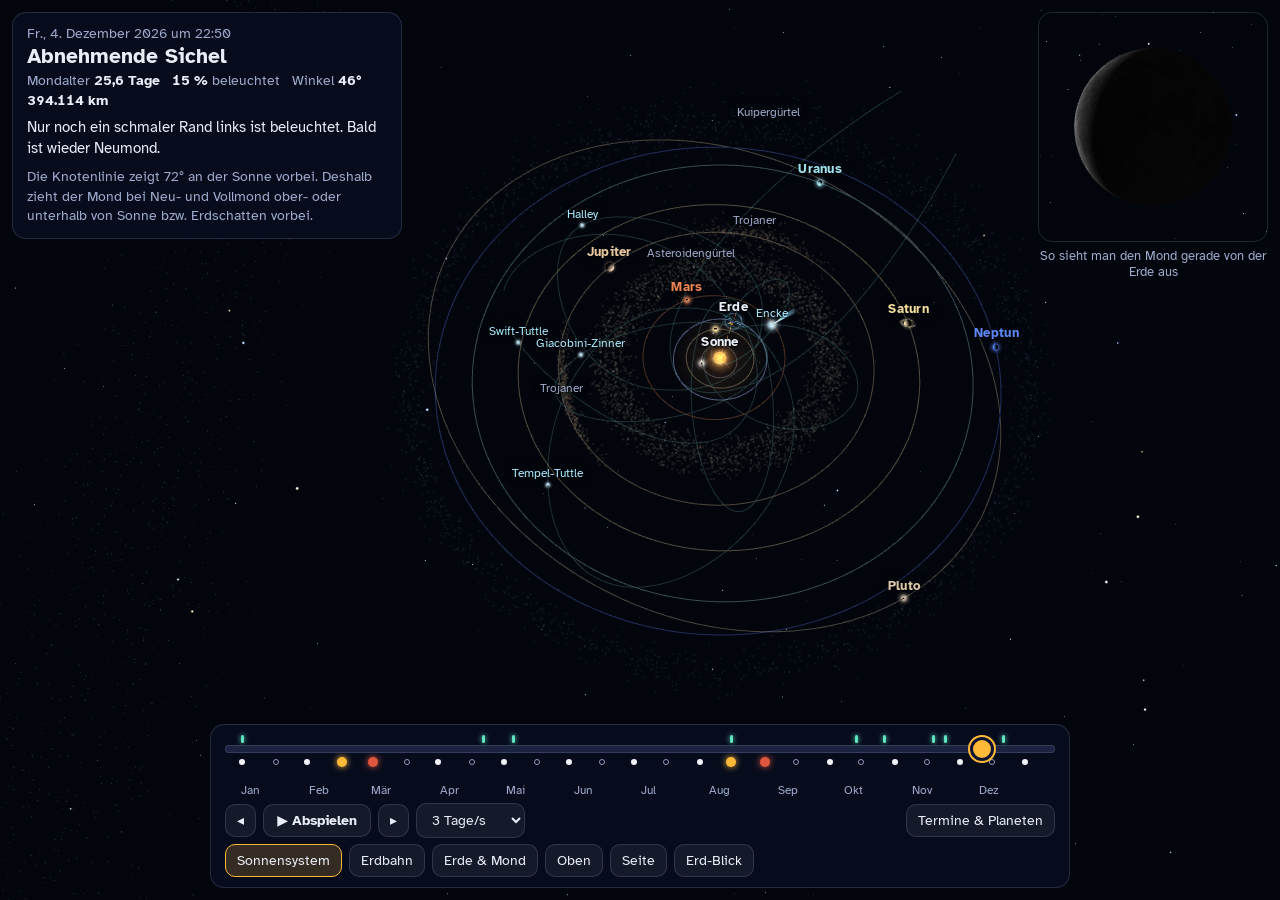
<file: projekte/mondjahr/index.html>
<!doctype html><html lang="de"><head><meta charset=utf8><meta name=viewport content="width=device-width,initial-scale=1,viewport-fit=cover"><title>Mondjahr 2026 in 3D · Two Diamonds Studio</title><meta name="description" content="Erde, Mond und Sonne als 3D-Modell: alle Mondphasen des Jahres 2026."><link rel="canonical" href="https://twodiamondsstudio.com/projekte/mondjahr/"><link rel="icon" href="/assets/favicon.svg" type="image/svg+xml"><style>:root{color-scheme:light;box-sizing:border-box;padding-top:env(safe-area-inset-top,0px);padding-bottom:env(safe-area-inset-bottom,0px)}html{scroll-padding-top:env(safe-area-inset-top,0px)}body{margin:0;padding:0;font:14px -apple-system,BlinkMacSystemFont,sans-serif;background:#fff;color:#000}img{max-width:100%}[hidden]:not([hidden=until-found i]){display:none!important}</style></head><body>
<style>
@font-face{font-family:'Atkinson Hyperlegible';font-style:normal;font-weight:400;font-display:swap;src:url(/assets/fonts/atkinson-hyperlegible-latin-ext-400-normal.woff2) format('woff2');unicode-range:U+0100-02BA,U+02BD-02C5,U+02C7-02CC,U+02CE-02D7,U+02DD-02FF,U+0304,U+0308,U+0329,U+1D00-1DBF,U+1E00-1E9F,U+1EF2-1EFF,U+2020,U+20A0-20AB,U+20AD-20C0,U+2113,U+2C60-2C7F,U+A720-A7FF}
@font-face{font-family:'Atkinson Hyperlegible';font-style:normal;font-weight:400;font-display:swap;src:url(/assets/fonts/atkinson-hyperlegible-latin-400-normal.woff2) format('woff2');unicode-range:U+0000-00FF,U+0131,U+0152-0153,U+02BB-02BC,U+02C6,U+02DA,U+02DC,U+0304,U+0308,U+0329,U+2000-206F,U+20AC,U+2122,U+2191,U+2193,U+2212,U+2215,U+FEFF,U+FFFD}
@font-face{font-family:'Atkinson Hyperlegible';font-style:normal;font-weight:700;font-display:swap;src:url(/assets/fonts/atkinson-hyperlegible-latin-ext-700-normal.woff2) format('woff2');unicode-range:U+0100-02BA,U+02BD-02C5,U+02C7-02CC,U+02CE-02D7,U+02DD-02FF,U+0304,U+0308,U+0329,U+1D00-1DBF,U+1E00-1E9F,U+1EF2-1EFF,U+2020,U+20A0-20AB,U+20AD-20C0,U+2113,U+2C60-2C7F,U+A720-A7FF}
@font-face{font-family:'Atkinson Hyperlegible';font-style:normal;font-weight:700;font-display:swap;src:url(/assets/fonts/atkinson-hyperlegible-latin-700-normal.woff2) format('woff2');unicode-range:U+0000-00FF,U+0131,U+0152-0153,U+02BB-02BC,U+02C6,U+02DA,U+02DC,U+0304,U+0308,U+0329,U+2000-206F,U+20AC,U+2122,U+2191,U+2193,U+2212,U+2215,U+FEFF,U+FFFD}
</style>
<style>
/* Layout: full-screen 3D space, floating glass panels (info left, moon inset right, timeline bottom). Single dark look by design. */
:root{
  --bg:#040812; --panel:rgba(9,15,34,.84); --line:rgba(160,180,230,.18);
  --text:#e9edf7; --muted:#9eaacb; --sun:#ffb938; --vis:#4fd3ff; --blood:#e0573f; --met:#5fe3c0; --comet:#a9ecff;
  --font:"Atkinson Hyperlegible",system-ui,-apple-system,"Segoe UI",sans-serif;
  color-scheme:dark;
}
*,*::before,*::after{box-sizing:border-box}
[hidden]{display:none!important}
html,body{height:100%;margin:0;background:var(--bg);color:var(--text);font-family:var(--font);overflow:hidden}
#scene{position:fixed;inset:0}
#scene canvas{display:block;touch-action:none}
#labels{position:fixed;inset:0;pointer-events:none;overflow:hidden}
.lbl{position:absolute;left:0;top:0;font-size:13px;color:var(--text);white-space:nowrap;text-shadow:0 1px 3px #000,0 0 8px #000;padding-bottom:4px}
.lbl.angle{color:var(--sun);font-weight:700}
.lbl.soft{color:var(--muted);font-size:12px}
.lbl.pl{font-weight:700;letter-spacing:.02em}
.lbl.cm{color:var(--comet);font-size:12px}
.lbl.met{color:var(--met);font-size:12px}
.panel{background:var(--panel);border:1px solid var(--line);border-radius:14px;backdrop-filter:blur(10px);-webkit-backdrop-filter:blur(10px)}

#info{position:fixed;top:calc(env(safe-area-inset-top,0px) + 12px);left:calc(env(safe-area-inset-left,0px) + 12px);
  width:min(390px,calc(100% - 184px));padding:12px 14px;max-height:calc(100% - 250px);overflow:auto}
#date{margin:0 0 2px;font-size:14px;color:var(--muted)}
#phase,#oName{margin:0 0 4px;font-size:21px;line-height:1.15;font-weight:700;text-wrap:balance}
.badge{display:inline-block;margin:2px 0 6px;padding:3px 9px;border-radius:999px;font-size:13px;font-weight:700;background:rgba(224,87,63,.2);border:1px solid var(--blood);color:#ffc7bb}
.badge.sol{background:rgba(255,185,56,.16);border-color:var(--sun);color:#ffe2a8}
.meta{display:flex;flex-wrap:wrap;gap:3px 12px;margin:0 0 8px;font-size:13.5px;color:var(--muted)}
.meta b{color:var(--text);font-variant-numeric:tabular-nums}
#explain,#season,#oSky,#oFact{margin:0;font-size:14.5px;line-height:1.45}
#season,#oFact{margin-top:8px;color:var(--muted);font-size:13.5px}
#target{margin-top:10px;padding-top:10px;border-top:1px solid var(--line)}
#target h2{margin:0 0 2px;font-size:14.5px}
#tRes{margin:0 0 6px;font-size:13.5px;line-height:1.4;color:var(--muted)}
#tRes b{color:var(--text)}
#tCan{display:block;width:100%;height:150px;border-radius:10px;background:#03060f}
#shower{margin:10px 0 0;padding:8px 10px;border-radius:10px;border:1px solid rgba(95,227,192,.45);background:rgba(95,227,192,.08);font-size:13.5px;line-height:1.45}
#shower b{color:var(--met)}
.linkbtn{font:inherit;font-size:13px;color:var(--vis);background:none;border:0;padding:6px 0 0;cursor:pointer;text-decoration:underline;text-underline-offset:3px}

#inset{position:fixed;top:calc(env(safe-area-inset-top,0px) + 12px);right:calc(env(safe-area-inset-right,0px) + 12px);margin:0;width:clamp(150px,21vw,230px)}
#insetBox{width:100%;aspect-ratio:1/1;max-width:100%;border-radius:14px;border:1px solid var(--line)}
#inset figcaption{margin-top:6px;font-size:12.5px;color:var(--muted);text-align:center;line-height:1.3}

#controls{position:fixed;left:calc(env(safe-area-inset-left,0px) + 12px);right:calc(env(safe-area-inset-right,0px) + 12px);bottom:calc(env(safe-area-inset-bottom,0px) + 12px);
  max-width:860px;margin:0 auto;padding:10px 14px}
.sliderwrap{position:relative;padding-bottom:30px}
input[type=range]{-webkit-appearance:none;appearance:none;width:100%;height:28px;background:transparent;margin:0;position:relative;z-index:2}
input[type=range]::-webkit-slider-runnable-track{height:8px;border-radius:6px;background:#1b2340;border:1px solid var(--line)}
input[type=range]::-moz-range-track{height:8px;border-radius:6px;background:#1b2340;border:1px solid var(--line)}
input[type=range]::-webkit-slider-thumb{-webkit-appearance:none;width:24px;height:24px;border-radius:50%;margin-top:-9px;background:var(--sun);border:3px solid #0c1330;box-shadow:0 0 0 2px var(--sun)}
input[type=range]::-moz-range-thumb{width:20px;height:20px;border-radius:50%;background:var(--sun);border:3px solid #0c1330;box-shadow:0 0 0 2px var(--sun)}
input[type=range]:focus-visible{outline:2px solid var(--vis);outline-offset:4px;border-radius:8px}
.marks{position:absolute;left:12px;right:12px;top:24px;height:10px;pointer-events:none}
.marks i{position:absolute;top:0;width:6px;height:6px;margin-left:-3px;border-radius:50%}
.marks i.f{background:#f2f4fa}
.marks i.n{background:#06091a;border:1px solid #8c98bb}
.marks i.el{background:var(--blood);width:10px;height:10px;margin-left:-5px;top:-2px;box-shadow:0 0 6px var(--blood)}
.marks i.es{background:var(--sun);width:10px;height:10px;margin-left:-5px;top:-2px;box-shadow:0 0 6px var(--sun)}
.marks i.m{top:-24px;width:3px;height:8px;margin-left:-1.5px;border-radius:2px;background:var(--met);box-shadow:0 0 5px var(--met)}
.months{position:absolute;left:12px;right:12px;bottom:0;height:16px}
.months span{position:absolute;bottom:0;font-size:11.5px;color:var(--muted);transform:translateX(2px)}
.row{display:flex;flex-wrap:wrap;align-items:center;gap:7px;margin-top:6px}
button.b,select{font:inherit;font-size:14px;color:var(--text);background:rgba(255,255,255,.06);border:1px solid var(--line);border-radius:10px;padding:7px 11px;cursor:pointer}
button.b:hover,select:hover{background:rgba(255,255,255,.12)}
button.b:focus-visible,select:focus-visible,.chip:focus-visible,.linkbtn:focus-visible{outline:2px solid var(--vis);outline-offset:2px}
button.b[aria-pressed=true]{background:rgba(255,185,56,.18);border-color:var(--sun)}
#play{min-width:108px;font-weight:700}
.spacer{flex:1}

#helpers{position:absolute;left:0;right:0;bottom:calc(100% + 8px);padding:12px 14px;max-height:58vh;overflow:auto}
#helpers h2{margin:14px 0 6px;font-size:15.5px}
#helpers h2:first-child{margin-top:0}
.opt{display:flex;align-items:flex-start;gap:10px;padding:5px 0;font-size:14.5px;line-height:1.35;cursor:pointer}
.opt input{margin-top:2px;width:18px;height:18px;accent-color:var(--sun);flex:none}
.chips{display:flex;flex-wrap:wrap;gap:6px}
.chip{font:inherit;font-size:13px;color:var(--text);background:rgba(255,255,255,.06);border:1px solid var(--line);border-radius:999px;padding:5px 10px;cursor:pointer}
.chip.el{border-color:var(--blood)} .chip.es{border-color:var(--sun)} .chip.met{border-color:rgba(95,227,192,.6)} .chip.cm{border-color:rgba(169,236,255,.5)}
.chip:hover{background:rgba(255,255,255,.12)}
.note{font-size:13px;color:var(--muted);line-height:1.45;margin:10px 0 0}
.sw{display:inline-block;width:11px;height:11px;border-radius:3px;margin-right:6px;vertical-align:-1px}

.more{display:none;font:inherit;font-size:13px;color:var(--vis);background:none;border:0;padding:2px 0;cursor:pointer;text-decoration:underline;text-underline-offset:3px}
@media (max-width:560px){
  .more{display:inline-block}
  #more{display:none}
  #info.open #more{display:block}
  #oFact,#shower .sx{display:none}
  #info.open #oFact{display:block}
  #info.open #shower .sx{display:inline}
  #info{width:calc(100% - 164px);padding:10px 11px}
  #date{font-size:12.5px}
  .meta{font-size:12.5px;margin-bottom:4px}
  #phase,#oName{font-size:17px}
  #explain,#oSky{font-size:13.5px}
  #shower{font-size:12.5px;padding:6px 8px}
  #inset{width:136px}
  button.b,select{font-size:13px;padding:6px 8px}
  .months span{font-size:10.5px}
  .months .long{display:none}
}
@media (min-width:561px){ .months .short{display:none} }
@media (prefers-reduced-motion: reduce){ .lbl{transition:none} }
</style>

<div id="scene"></div>
<div id="labels"></div>

<aside id="info" class="panel" aria-live="polite">
  <p id="date"></p>
  <div id="moonBox">
    <h1 id="phase"></h1>
    <span id="badge" class="badge" hidden></span>
    <p class="meta"><span>Mondalter <b id="age"></b></span><span><b id="lit"></b> beleuchtet</span><span>Winkel <b id="ang"></b></span><span><b id="dist"></b></span></p>
    <button class="more" id="moreBtn" aria-expanded="false">Erklärung & Schatten-Check</button>
    <div id="more">
      <p id="explain"></p>
      <p id="season"></p>
      <div id="target" hidden>
        <h2 id="tTitle"></h2>
        <p id="tRes"></p>
        <canvas id="tCan" aria-label="Schatten-Zielscheibe"></canvas>
      </div>
    </div>
  </div>
  <div id="objBox" hidden>
    <h1 id="oName"></h1>
    <p class="meta" id="oMeta"></p>
    <p id="oSky"></p>
    <button class="more" id="oMore" aria-expanded="false">Mehr dazu</button>
    <p id="oFact"></p>
    <button class="linkbtn" id="oBack">Zurück zu Erde und Mond</button>
  </div>
  <p id="shower" hidden></p>
</aside>

<figure id="inset">
  <div id="insetBox"></div>
  <figcaption>So sieht man den Mond gerade von der Erde aus</figcaption>
</figure>

<section id="controls" class="panel">
  <div id="helpers" class="panel" hidden>
    <h2>Sternschnuppen 2026</h2>
    <div class="chips" id="chipsS"></div>
    <h2>Planeten</h2>
    <div class="chips" id="chipsP"></div>
    <h2>Wiederkehrende Kometen</h2>
    <div class="chips" id="chipsC"></div>
    <h2>Finsternisse 2026</h2>
    <div class="chips" id="chipsE"></div>
    <h2>Vollmonde</h2>
    <div class="chips" id="chipsF"></div>
    <h2>Neumonde</h2>
    <div class="chips" id="chipsN"></div>
    <h2>Anzeige</h2>
    <label class="opt"><input type="checkbox" id="oOrb"> Planetenbahnen zeigen</label>
    <label class="opt"><input type="checkbox" id="oCom"> Kometen und ihre Staubspuren zeigen</label>
    <label class="opt"><input type="checkbox" id="oBelt"> Asteroidengürtel, Trojaner und Kuipergürtel zeigen</label>
    <label class="opt"><input type="checkbox" id="oNode"> Knotenlinie und Erdbahnebene zeigen (die Linie, auf der sich Mondbahn und Erdbahn schneiden)</label>
    <label class="opt"><input type="checkbox" id="oShad"> Schattenachse der Erde zeigen</label>
    <label class="opt"><input type="checkbox" id="oExag"> Neigung der Mondbahn 3-fach überzeichnen (echt: gut 5°)</label>
    <label class="opt"><input type="checkbox" id="oAng"> Winkel Sonne – Erde – Mond anzeigen</label>
    <label class="opt"><input type="checkbox" id="oLit"> <span><span class="sw" style="background:var(--sun)"></span>Beleuchtete Mondhälfte markieren</span></label>
    <label class="opt"><input type="checkbox" id="oVis"> <span><span class="sw" style="background:var(--vis)"></span>Zur Erde gewandte Mondhälfte markieren (weiß = Überschneidung)</span></label>
    <label class="opt"><input type="checkbox" id="oLbl"> Beschriftungen anzeigen</label>
    <p class="note">Sonne und Mond sind nach den Bahnformeln von Jean Meeus berechnet, die Planeten nach den Bahnelementen des NASA-JPL, Kometen und Meteorströme aus ihren bekannten Bahnen. Zeiten in deutscher Ortszeit. Größen sind nicht maßstabsgetreu. Abstände sind bis zum Mars maßstabsgetreu zueinander und werden weiter außen gestaucht, sonst läge Neptun 30-mal so weit draußen wie die Erde. Erde und Mond sind echte Aufnahmen der NASA; ihre Drehung entspricht der Uhrzeit, darum fällt der Mondschatten am 12. August wirklich auf Spanien. Mondformen gelten für die Nordhalbkugel. Tipp: Planeten und Kometen lassen sich im Bild antippen.</p>
  </div>

  <div class="sliderwrap">
    <input type="range" id="time" min="0" max="365" step="0.01" value="0" aria-label="Datum im Jahr 2026">
    <div class="marks" id="marks"></div>
    <div class="months" id="months"></div>
  </div>
  <div class="row">
    <button class="b" id="prev" aria-label="Vorheriger Neu- oder Vollmond">◂</button>
    <button class="b" id="play">▶ Abspielen</button>
    <button class="b" id="next" aria-label="Nächster Neu- oder Vollmond">▸</button>
    <select id="speed" aria-label="Geschwindigkeit">
      <option value="1">1 Tag/s</option>
      <option value="3" selected>3 Tage/s</option>
      <option value="7">1 Woche/s</option>
      <option value="30">1 Monat/s</option>
    </select>
    <span class="spacer"></span>
    <button class="b" id="helpBtn" aria-expanded="false" aria-pressed="false">Termine & Planeten</button>
  </div>
  <div class="row" role="group" aria-label="Ansicht">
    <button class="b" data-view="solar" aria-pressed="false">Sonnensystem</button>
    <button class="b" data-view="year" aria-pressed="false">Erdbahn</button>
    <button class="b" data-view="oblique" aria-pressed="true">Erde & Mond</button>
    <button class="b" data-view="top" aria-pressed="false">Oben</button>
    <button class="b" data-view="side" aria-pressed="false">Seite</button>
    <button class="b" data-view="earth" aria-pressed="false">Erd-Blick</button>
  </div>
</section>

<script src="/assets/vendor/three.min.js"></script>
<script src="/assets/vendor/OrbitControls.js"></script>
<script>
(function(){
/* ================= Sonne & Mond (Meeus, gekürzt) ================= */
const D2R=Math.PI/180, JD0=2461041.5, T0=Date.UTC(2026,0,1), AU=149597870.7, EPS=23.4393*D2R;
function sunPos(jd){const T=(jd-2451545)/36525;const L0=280.46646+36000.76983*T;const M=357.52911+35999.05029*T;const Mr=M*D2R;
 const C=(1.914602-0.004817*T)*Math.sin(Mr)+0.019993*Math.sin(2*Mr)+0.000289*Math.sin(3*Mr);
 const e=0.016708634-0.000042037*T;const nu=(M+C)*D2R;const R=1.000001018*(1-e*e)/(1+e*Math.cos(nu));
 return {lon:((L0+C-0.00569)%360+360)%360,R};}
const LT=[[0,0,1,0,6288774,-20905355],[2,0,-1,0,1274027,-3699111],[2,0,0,0,658314,-2955968],[0,0,2,0,213618,-569925],[0,1,0,0,-185116,48888],[0,0,0,2,-114332,-3149],[2,0,-2,0,58793,246158],[2,-1,-1,0,57066,-152138],[2,0,1,0,53322,-170733],[2,-1,0,0,45758,-204586],[0,1,-1,0,-40923,-129620],[1,0,0,0,-34720,108743],[0,1,1,0,-30383,104755],[2,0,0,-2,15327,10321],[0,0,1,2,-12528,0],[0,0,1,-2,10980,79661],[4,0,-1,0,10675,-34782],[0,0,3,0,10034,-23210],[4,0,-2,0,8548,-21636],[2,1,-1,0,-7888,24208],[2,1,0,0,-6766,30824],[1,0,-1,0,-5163,-8379],[1,1,0,0,4987,-16675],[2,-1,1,0,4036,-12831],[2,0,2,0,3994,-10445],[4,0,0,0,3861,-11650],[2,0,-3,0,3665,14403],[0,1,-2,0,-2689,-7003],[2,0,-1,2,-2602,0],[2,-1,-2,0,2390,10056],[1,0,1,0,-2348,6322],[2,-2,0,0,2236,-9884]];
const BT=[[0,0,0,1,5128122],[0,0,1,1,280602],[0,0,1,-1,277693],[2,0,0,-1,173237],[2,0,-1,1,55413],[2,0,-1,-1,46271],[2,0,0,1,32573],[0,0,2,1,17198],[2,0,1,-1,9266],[0,0,2,-1,8822],[2,-1,0,-1,8216],[2,0,-2,-1,4324],[2,0,1,1,4200],[2,1,0,-1,-3359],[2,-1,-1,1,2463],[2,-1,0,1,2211],[2,-1,-1,-1,2065],[0,1,-1,-1,-1870],[4,0,-1,-1,1828],[0,1,0,1,-1794],[0,0,0,3,-1749],[0,1,-1,1,-1565],[1,0,0,1,-1491],[0,1,1,1,-1475],[0,1,1,-1,-1410],[0,1,0,-1,-1344],[1,0,0,-1,-1335]];
function moonPos(jd){const T=(jd-2451545)/36525;
 const Lp=218.3164477+481267.88123421*T,D=297.8501921+445267.1114034*T,M=357.5291092+35999.0502909*T,Mp=134.9633964+477198.8675055*T,F=93.2720950+483202.0175233*T;
 const A1=119.75+131.849*T,A2=53.09+479264.290*T,A3=313.45+481266.484*T;const E=1-0.002516*T;let sl=0,sr=0,sb=0;
 for(let i=0;i<LT.length;i++){const q=LT[i];const a=(q[0]*D+q[1]*M+q[2]*Mp+q[3]*F)*D2R;const e=q[1]?E:1;sl+=q[4]*e*Math.sin(a);sr+=q[5]*e*Math.cos(a);}
 for(let i=0;i<BT.length;i++){const q=BT[i];const a=(q[0]*D+q[1]*M+q[2]*Mp+q[3]*F)*D2R;const e=q[1]?E:1;sb+=q[4]*e*Math.sin(a);}
 sl+=3958*Math.sin(A1*D2R)+1962*Math.sin((Lp-F)*D2R)+318*Math.sin(A2*D2R);
 sb+=-2235*Math.sin(Lp*D2R)+382*Math.sin(A3*D2R)+175*Math.sin((A1-F)*D2R)+175*Math.sin((A1+F)*D2R)+127*Math.sin((Lp-Mp)*D2R)-115*Math.sin((Lp+Mp)*D2R);
 return {lon:((Lp+sl/1e6)%360+360)%360,lat:sb/1e6,dist:385000.56+sr/1000,node:((125.0445479-1934.1362891*T)%360+360)%360};}
function angSep(l1,b1,l2,b2){l1*=D2R;b1*=D2R;l2*=D2R;b2*=D2R;return Math.acos(Math.min(1,Math.sin(b1)*Math.sin(b2)+Math.cos(b1)*Math.cos(b2)*Math.cos(l1-l2)))/D2R;}
function geo(day){const jd=JD0+day+69/86400;const s=sunPos(jd),m=moonPos(jd);
 const elong=((m.lon-s.lon)%360+360)%360;
 const piM=Math.asin(6378.14/m.dist)/D2R, sS=959.63/s.R/3600, piS=8.794/s.R/3600, sM=358473400/m.dist/3600;
 return {s,m,elong,piM,sS,piS,sM,umb:1.02*(piM+piS-sS),pen:1.02*(piM+piS+sS),
   sepAnti:angSep(m.lon,m.lat,s.lon+180,0),sepSun:angSep(m.lon,m.lat,s.lon,0)};}

/* ================= Mond-Ereignisse 2026 ================= */
const EV=[];
(function(){
  let prev=geo(0).elong;
  for(let d=0.02;d<=365;d+=0.02){const e=geo(d).elong;
    const isF=prev<180&&e>=180, isN=prev>300&&e<60;
    if(isF||isN){
      let a=d-0.02,b=d; for(let k=0;k<30;k++){const c=(a+b)/2;const ec=geo(c).elong;const past=isF?ec>=180:ec<60;if(past)b=c;else a=c;}
      const tp=(a+b)/2;
      let best=tp,bs=1e9; for(let x=tp-0.5;x<tp+0.5;x+=0.004){const h=geo(x);const s=isF?h.sepAnti:h.sepSun;if(s<bs){bs=s;best=x;}}
      const h=geo(best); let ecl='';
      if(isF){ if(bs<h.umb-h.sM)ecl='Totale Mondfinsternis';else if(bs<h.umb+h.sM)ecl='Partielle Mondfinsternis';else if(bs<h.pen+h.sM)ecl='Halbschatten-Mondfinsternis'; }
      else { if(bs<h.piM-h.piS+h.sM+h.sS){ ecl = bs<(h.piM-h.piS)*0.998 ? (h.sM*1.01>h.sS?'Totale Sonnenfinsternis':'Ringförmige Sonnenfinsternis') : 'Partielle Sonnenfinsternis'; } }
      EV.push({kind:isF?'full':'new',day:tp,max:best,sep:bs,lat:h.m.lat,dist:h.m.dist,ecl});
    }
    prev=e;}
})();

/* ================= Planeten (JPL-Näherungselemente 1800–2050) ================= */
const PEL={
 merkur:[[0.38709927,0.20563593,7.00497902,252.25032350,77.45779628,48.33076593],[0.00000037,0.00001906,-0.00594749,149472.67411175,0.16047689,-0.12534081]],
 venus:[[0.72333566,0.00677672,3.39467605,181.97909950,131.60246718,76.67984255],[0.00000390,-0.00004107,-0.00078890,58517.81538729,0.00268329,-0.27769418]],
 mars:[[1.52371034,0.09339410,1.84969142,-4.55343205,-23.94362959,49.55953891],[0.00001847,0.00007882,-0.00813131,19140.30268499,0.44441088,-0.29257343]],
 jupiter:[[5.20288700,0.04838624,1.30439695,34.39644051,14.72847983,100.47390909],[-0.00011607,-0.00013253,-0.00183714,3034.74612775,0.21252668,0.20469106]],
 saturn:[[9.53667594,0.05386179,2.48599187,49.95424423,92.59887831,113.66242448],[-0.00125060,-0.00050991,0.00193609,1222.49362201,-0.41897216,-0.28867794]],
 uranus:[[19.18916464,0.04725744,0.77263783,313.23810451,170.95427630,74.01692503],[-0.00196176,-0.00004397,-0.00242939,428.48202785,0.40805281,0.04240589]],
 neptun:[[30.06992276,0.00859048,1.77004347,-55.12002969,44.96476227,131.78422574],[0.00026291,0.00005105,0.00035372,218.45945325,-0.32241464,-0.00508664]],
 pluto:[[39.48211675,0.24882730,17.14001206,238.92903833,224.06891629,110.30393684],[-0.00031596,0.00005170,0.00004818,145.20780515,-0.04062942,-0.01183482]]};
const PREC=1.3969713*((JD0+182-2451545)/36525)*D2R, cP=Math.cos(PREC), sP=Math.sin(PREC);
function kepE(M,e){let E=M+0.85*e*(Math.sin(M)>=0?1:-1);for(let i=0;i<60;i++){const d=(E-e*Math.sin(E)-M)/(1-e*Math.cos(E));E-=d;if(Math.abs(d)<1e-10)break;}return E;}
function orbXYZ(a,e,I,w,O,E){
 const xp=a*(Math.cos(E)-e), yp=a*Math.sqrt(1-e*e)*Math.sin(E);
 const cw=Math.cos(w*D2R),sw=Math.sin(w*D2R),cO=Math.cos(O*D2R),sO=Math.sin(O*D2R),cI=Math.cos(I*D2R),sI=Math.sin(I*D2R);
 const x=(cw*cO-sw*sO*cI)*xp+(-sw*cO-cw*sO*cI)*yp, y=(cw*sO+sw*cO*cI)*xp+(-sw*sO+cw*cO*cI)*yp, z=(sw*sI)*xp+(cw*sI)*yp;
 return [x*cP-y*sP, x*sP+y*cP, z];}
function planetEl(id,jd){const T=(jd-2451545)/36525;const [b,r]=PEL[id];const v=b.map((x,i)=>x+r[i]*T);return {a:v[0],e:v[1],I:v[2],L:v[3],wb:v[4],O:v[5]};}
function planetHelio(id,jd){const p=planetEl(id,jd);const M=((((p.L-p.wb)%360)+540)%360-180)*D2R;return orbXYZ(p.a,p.e,p.I,p.wb-p.O,p.O,kepE(M,p.e));}
function earthHelio(jd){const s=sunPos(jd);const l=(s.lon+180)*D2R;return [s.R*Math.cos(l),s.R*Math.sin(l),0];}

/* Abstände: bis 1,52 AE linear (60 Einheiten pro AE), danach logarithmisch gestaucht */
const fAU=r=>r<=1.52?60*r:91.2+90*Math.log(r/1.52);
const V=THREE.Vector3;
function toScene(p){const r=Math.hypot(p[0],p[1],p[2])||1e-9;const k=fAU(r)/r;return new V(p[0]*k,p[2]*k,-p[1]*k);}
function eclVec(p){return new V(p[0],p[2],-p[1]);}
function eqToScene(raDeg,decDeg){const a=raDeg*D2R,d=decDeg*D2R;const x=Math.cos(d)*Math.cos(a),y=Math.cos(d)*Math.sin(a),z=Math.sin(d);
  const ye=y*Math.cos(EPS)+z*Math.sin(EPS),ze=-y*Math.sin(EPS)+z*Math.cos(EPS);return new V(x,ze,-ye).normalize();}

/* ================= Kometen & Meteorströme ================= */
const jdOf=s=>Date.parse(s+'T00:00:00Z')/864e5+2440587.5;
const COMETS=[
 {id:'halley',name:'Halleyscher Komet',short:'Halley',q:0.586,e:0.967,i:162.26,O:58.42,w:111.33,T:'1986-02-09',body:true,
  fact:'Der berühmteste Komet. Zuletzt war er 1986 bei uns, das nächste Mal um 2061. Gerade ist er fast am äußersten Punkt seiner Bahn, weiter draußen als Neptun.'},
 {id:'encke',name:'Komet Encke',short:'Encke',q:0.336,e:0.8483,i:11.78,O:334.57,w:186.55,T:'2023-10-22',body:true,
  fact:'Er hat die kürzeste Umlaufzeit aller bekannten großen Kometen: nur 3,3 Jahre. Ende 2026 kommt er der Sonne wieder näher, im Februar 2027 ist er am nächsten dran.'},
 {id:'swift',name:'Komet Swift-Tuttle',short:'Swift-Tuttle',q:0.9595,e:0.9632,i:113.45,O:139.38,w:152.98,T:'1992-12-12',body:true,
  fact:'Mit rund 26 km Durchmesser einer der größten Kometen, die der Erde nahekommen. Er war zuletzt 1992 da und kommt erst 2126 wieder.'},
 {id:'tempel',name:'Komet Tempel-Tuttle',short:'Tempel-Tuttle',q:0.976,e:0.9055,i:162.49,O:235.27,w:172.5,T:'1998-02-28',body:true,
  fact:'Kurz nach seinen Besuchen gab es echte Sternschnuppen-Stürme mit Tausenden pro Stunde, zuletzt um 1999. Er kehrt 2031 zurück.'},
 {id:'gz',name:'Komet Giacobini-Zinner',short:'Giacobini-Zinner',q:1.013,e:0.71,i:31.99,O:195.4,w:172.8,T:'2025-03-25',body:true,
  fact:'Er kommt alle 6,5 Jahre. 1985 flog zum ersten Mal überhaupt eine Raumsonde durch einen Kometenschweif, und zwar durch seinen.'},
 {id:'phaethon',name:'Phaethon',short:'Phaethon',q:0.140,e:0.8898,i:22.26,O:265.2,w:322.2,body:false},
 {id:'eh1',name:'2003 EH1',short:'2003 EH1',q:1.189,e:0.619,i:70.8,O:282.9,w:171.4,body:false},
 {id:'thatcher',name:'Komet Thatcher',short:'Thatcher',q:0.921,e:0.983,i:79.77,O:31.87,w:213.45,T:'1861-06-03',body:false}];
const CM={}; COMETS.forEach(c=>{c.a=c.q/(1-c.e);c.Pd=365.25*Math.pow(c.a,1.5);c.Tjd=c.T?jdOf(c.T):null;
  c.Emax=Math.acos(Math.max(-1,Math.min(1,(1-46/c.a)/c.e)));CM[c.id]=c;});
function cometHelio(c,jd){let M=2*Math.PI*((jd-c.Tjd)/c.Pd);M=((M%(2*Math.PI))+3*Math.PI)%(2*Math.PI)-Math.PI;return orbXYZ(c.a,c.e,c.i,c.w,c.O,kepE(M,c.e));}

const SHOWERS=[
 {id:'qua',name:'Quadrantiden',lam:283.15,zhr:110,rad:'Bärenhüter',par:'eh1',w:0.6,parName:'des Asteroiden 2003 EH1, vermutlich eines ausgebrannten Kometen'},
 {id:'lyr',name:'Lyriden',lam:32.32,zhr:18,rad:'Leier',par:'thatcher',w:1.0,parName:'von Komet Thatcher, der nur alle rund 400 Jahre kommt'},
 {id:'eta',name:'Eta-Aquariiden',lam:45.5,zhr:50,rad:'Wassermann',par:'halley',w:3,parName:'des Halleyschen Kometen'},
 {id:'per',name:'Perseiden',lam:140.0,zhr:100,rad:'Perseus',par:'swift',w:2,parName:'von Komet Swift-Tuttle'},
 {id:'dra',name:'Draconiden',lam:195.4,zhr:10,rad:'Drache',par:'gz',w:0.6,parName:'von Komet Giacobini-Zinner'},
 {id:'ori',name:'Orioniden',lam:208,zhr:20,rad:'Orion',par:'halley',w:3,parName:'des Halleyschen Kometen'},
 {id:'tau',name:'Tauriden',lam:230,zhr:5,rad:'Stier',par:'encke',w:6,parName:'von Komet Encke. Es sind wenige, aber oft besonders helle Feuerkugeln'},
 {id:'leo',name:'Leoniden',lam:235.27,zhr:15,rad:'Löwe',par:'tempel',w:1.2,parName:'von Komet Tempel-Tuttle'},
 {id:'gem',name:'Geminiden',lam:262.2,zhr:150,rad:'Zwillinge',par:'phaethon',w:1.5,parName:'des Asteroiden Phaethon. Die Geminiden sind der stärkste Strom des Jahres'}];
(function(){
  for(const s of SHOWERS){
    let prev=sunPos(JD0).lon;
    for(let d=0.05;d<=365;d+=0.05){const l=sunPos(JD0+d).lon;const a=((prev-s.lam)%360+540)%360-180,b=((l-s.lam)%360+540)%360-180;if(a<0&&b>=0){s.peak=d;break;}prev=l;}
    const c=CM[s.par], ep=earthHelio(JD0+s.peak);let best=1e9,bE=0;
    for(let k=-3000;k<=3000;k++){const E=c.Emax*k/3000;const p=orbXYZ(c.a,c.e,c.i,c.w,c.O,E);const dd=Math.hypot(p[0]-ep[0],p[1]-ep[1],p[2]-ep[2]);if(dd<best){best=dd;bE=E;}}
    const dEdt=(2*Math.PI/c.Pd)/(1-c.e*Math.cos(bE));const p1=orbXYZ(c.a,c.e,c.i,c.w,c.O,bE+1e-5),p0=orbXYZ(c.a,c.e,c.i,c.w,c.O,bE-1e-5);
    const vm=p1.map((x,k)=>(x-p0[k])/2e-5*dEdt);const e1=earthHelio(JD0+s.peak+0.01),e0=earthHelio(JD0+s.peak-0.01);
    const rel=vm.map((x,k)=>x-(e1[k]-e0[k])/0.02);
    s.kms=Math.hypot(rel[0],rel[1],rel[2])*AU/86400; s.dir=eclVec(rel).normalize();
  }
})();

/* ================= Helfer ================= */
const clamp=(x,a,b)=>Math.max(a,Math.min(b,x));
const fmt=(x,d)=>x.toFixed(d).replace('.',',');
const nf=(x,d)=>x.toLocaleString('de-DE',{minimumFractionDigits:d,maximumFractionDigits:d});
const dtf=new Intl.DateTimeFormat('de-DE',{timeZone:'Europe/Berlin',weekday:'short',day:'numeric',month:'long',year:'numeric',hour:'2-digit',minute:'2-digit'});
const dShort=new Intl.DateTimeFormat('de-DE',{timeZone:'Europe/Berlin',day:'numeric',month:'short'});
const dLong=new Intl.DateTimeFormat('de-DE',{timeZone:'Europe/Berlin',day:'numeric',month:'long',hour:'2-digit',minute:'2-digit'});
const dDay=new Intl.DateTimeFormat('de-DE',{timeZone:'Europe/Berlin',day:'numeric',month:'long'});
const toDate=d=>new Date(T0+d*864e5);
function rng(s){return function(){s|=0;s=s+0x6D2B79F5|0;let q=Math.imul(s^s>>>15,1|s);q=q+Math.imul(q^q>>>7,61|q)^q;return((q^q>>>14)>>>0)/4294967296}}
function dirLL(lonDeg,latDeg){const l=lonDeg*D2R,b=latDeg*D2R;return new V(Math.cos(l)*Math.cos(b),Math.sin(b),-Math.sin(l)*Math.cos(b));}
const wrap180=x=>((x%360)+540)%360-180;
const smooth=(a,b,x)=>{const t=clamp((x-a)/(b-a),0,1);return t*t*(3-2*t);};
const mix=(a,b,t)=>[a[0]+(b[0]-a[0])*t,a[1]+(b[1]-a[1])*t,a[2]+(b[2]-a[2])*t];

/* Wert-Rauschen für prozedurale Planetenoberflächen */
const PERM=new Uint8Array(512), GV=new Float32Array(256);
(function(){const r=rng(42);const a=[];for(let i=0;i<256;i++){a.push(i);GV[i]=r();}for(let i=255;i>0;i--){const j=Math.floor(r()*(i+1));const t=a[i];a[i]=a[j];a[j]=t;}for(let i=0;i<512;i++)PERM[i]=a[i&255];})();
function vn3(x,y,z){const X=Math.floor(x),Y=Math.floor(y),Z=Math.floor(z);const fx=x-X,fy=y-Y,fz=z-Z;const u=fx*fx*(3-2*fx),v=fy*fy*(3-2*fy),w=fz*fz*(3-2*fz);
  const h=(i,j,k)=>GV[PERM[PERM[PERM[(X+i)&255]+((Y+j)&255)]+((Z+k)&255)]];
  const x00=h(0,0,0)+(h(1,0,0)-h(0,0,0))*u, x10=h(0,1,0)+(h(1,1,0)-h(0,1,0))*u, x01=h(0,0,1)+(h(1,0,1)-h(0,0,1))*u, x11=h(0,1,1)+(h(1,1,1)-h(0,1,1))*u;
  const y0=x00+(x10-x00)*v, y1=x01+(x11-x01)*v; return y0+(y1-y0)*w;}
function fbm(x,y,z,o){let s=0,a=0.5,f=1,n=0;for(let i=0;i<o;i++){s+=a*vn3(x*f+i*17.3,y*f,z*f);n+=a;f*=2.03;a*=0.5;}return s/n;}
function paint(w,h,fn){const c=document.createElement('canvas');c.width=w;c.height=h;const g=c.getContext('2d');const img=g.createImageData(w,h);const d=img.data;
  for(let j=0;j<h;j++){const lat=(0.5-(j+0.5)/h)*Math.PI;const cl=Math.cos(lat),sl=Math.sin(lat);
    for(let i=0;i<w;i++){const lon=((i+0.5)/w)*2*Math.PI-Math.PI;const col=fn(cl*Math.cos(lon),sl,cl*Math.sin(lon),lat,lon);const k=(j*w+i)*4;
      d[k]=clamp(col[0],0,1)*255;d[k+1]=clamp(col[1],0,1)*255;d[k+2]=clamp(col[2],0,1)*255;d[k+3]=255;}}
  g.putImageData(img,0,0);const t=new THREE.CanvasTexture(c);t.anisotropy=4;return t;}
function bandTex(w,h,pal,freq,turb,extra){return paint(w,h,(x,y,z,lat,lon)=>{
  const n=fbm(x*2.5,y*2.5,z*2.5,5);const yy=y+(n-0.5)*turb;const f=fbm(x*9,y*28,z*9,3);
  const s=0.5+0.5*Math.sin(yy*freq+f*1.6);const idx=clamp(Math.floor((yy*0.5+0.5)*pal.length),0,pal.length-1);
  let c=mix(pal[idx],pal[(idx+1)%pal.length],s*0.55);c=c.map(v=>v*(0.92+0.16*f));return extra?extra(c,x,y,z,lat,lon):c;});}

const TEX={
 merkur:()=>paint(512,256,(x,y,z)=>{const n=fbm(x*3,y*3,z*3,6),k=fbm(x*14,y*14,z*14,3);const c=0.34+0.42*n+0.18*(k-0.5);return [c*1.02,c*0.97,c*0.92];}),
 venus:()=>paint(512,256,(x,y,z)=>{const n=fbm(x*2,y*5,z*2,5);const b=0.5+0.5*Math.sin(y*8+n*6);return mix([0.80,0.62,0.36],[0.99,0.91,0.70],b*0.55+n*0.45);}),
 mars:()=>paint(512,256,(x,y,z,lat)=>{const n=fbm(x*2.6,y*2.6,z*2.6,6),k=fbm(x*10,y*10,z*10,3);const dark=smooth(0.45,0.62,n);
   let c=mix([0.82,0.47,0.26],[0.45,0.25,0.16],dark);c=c.map(v=>v*(0.88+0.24*k));const cap=smooth(0.88,0.93,Math.abs(y)+(n-0.5)*0.1);return mix(c,[0.95,0.94,0.92],cap);}),
 jupiter:()=>bandTex(1024,512,[[0.80,0.74,0.66],[0.62,0.44,0.30],[0.95,0.90,0.80],[0.70,0.50,0.34],[0.96,0.92,0.84],[0.66,0.46,0.32],[0.93,0.86,0.74],[0.58,0.44,0.36],[0.78,0.74,0.70]],26,0.07,
   (c,x,y,z,lat,lon)=>{const dl=(lon-0.9)/0.2,db=(lat+0.39)/0.075;const e=dl*dl+db*db;return mix(c,[0.80,0.36,0.22],1-smooth(0.55,1.0,e));}),
 saturn:()=>bandTex(768,384,[[0.78,0.72,0.58],[0.86,0.76,0.56],[0.94,0.86,0.66],[0.84,0.73,0.52],[0.95,0.88,0.70],[0.82,0.70,0.50],[0.90,0.82,0.62],[0.80,0.74,0.62]],20,0.04),
 uranus:()=>paint(512,256,(x,y,z)=>{const n=fbm(x*2,y*8,z*2,4);const c=0.92+0.1*n+0.04*y;return [0.60*c,0.84*c,0.88*c];}),
 neptun:()=>paint(512,256,(x,y,z,lat,lon)=>{const n=fbm(x*2,y*9,z*2,5);let c=mix([0.20,0.34,0.80],[0.36,0.54,0.95],0.5+0.5*Math.sin(y*14+n*4));
   const dl=(lon+1.2)/0.25,db=(lat+0.35)/0.09;c=mix(c,[0.10,0.16,0.45],1-smooth(0.5,1,dl*dl+db*db));const st=smooth(0.72,0.8,fbm(x*6,y*20,z*6,3));return mix(c,[0.85,0.9,1],st*0.7);}),
 pluto:()=>paint(512,256,(x,y,z,lat,lon)=>{const n=fbm(x*3,y*3,z*3,5);let c=mix([0.62,0.50,0.38],[0.88,0.78,0.64],n);
   if(Math.abs(lat)<0.45&&lon<-0.2)c=mix(c,[0.36,0.20,0.14],smooth(0.35,0.55,n+0.15));const dl=(lon-1.0)/0.42,db=(lat-0.3)/0.38;return mix(c,[0.97,0.94,0.88],1-smooth(0.6,1,dl*dl+db*db));}),
 earth:()=>paint(1024,512,(x,y,z,lat)=>{const n=fbm(x*1.6,y*1.6,z*1.6,6);const land=smooth(0.53,0.56,n);const dry=fbm(x*4,y*4,z*4,3);
   let c=mix([0.04,0.14,0.34],[0.07,0.24,0.46],smooth(0.35,0.53,n));const lc=mix([0.20,0.36,0.16],[0.62,0.52,0.34],smooth(0.45,0.7,dry)*(1-Math.abs(y)));
   c=mix(c,lc,land);return mix(c,[0.94,0.96,0.98],smooth(0.86,0.9,Math.abs(y)));}),
 moon:()=>paint(1024,512,(x,y,z)=>{const n=fbm(x*2,y*2,z*2,5),k=fbm(x*16,y*16,z*16,3);const mare=smooth(0.5,0.6,n)*smooth(0.3,0.8,x+0.6);const c=(0.68-0.28*mare)*(0.9+0.2*k);return [c,c,c*0.98];})
};

/* ================= Szene ================= */
const ORBIT=11, R_E=3, R_M=1.1, R_S=8;
const opts={orb:true,com:true,belt:true,node:true,shad:true,exag:true,ang:true,lit:false,vis:false,lbl:true};
let t=clamp((Date.now()-T0)/864e5,0,365), playing=false, speed=3, view='solar', locked=true, focus=null;

const host=document.getElementById('scene');
const renderer=new THREE.WebGLRenderer({antialias:true});
renderer.setPixelRatio(Math.min(window.devicePixelRatio||1,2));
host.appendChild(renderer.domElement);
const MAXANI=renderer.capabilities.getMaxAnisotropy();
const scene=new THREE.Scene(); scene.background=new THREE.Color(0x02050c);
const camera=new THREE.PerspectiveCamera(45,1,0.1,20000); camera.layers.enable(1); camera.layers.enable(2);
const cam2=new THREE.PerspectiveCamera(20,1,0.05,20000); cam2.layers.set(0);
const controls=new THREE.OrbitControls(camera,renderer.domElement);
controls.enableDamping=true; controls.minDistance=2; controls.maxDistance=2500;
controls.addEventListener('start',()=>{ if(view!=='earth') locked=false; });
function onLayer(o,n){o.traverse(c=>c.layers.set(n));}
const BLACK=new THREE.DataTexture(new Uint8Array([0,0,0,255]),1,1); BLACK.needsUpdate=true;
function glowTex(stops){const c=document.createElement('canvas');c.width=c.height=128;const g=c.getContext('2d');const gr=g.createRadialGradient(64,64,0,64,64,64);
  stops.forEach(s=>gr.addColorStop(s[0],s[1]));g.fillStyle=gr;g.fillRect(0,0,128,128);return new THREE.CanvasTexture(c);}
const DOT=glowTex([[0,'rgba(255,255,255,1)'],[0.25,'rgba(255,255,255,.85)'],[0.6,'rgba(255,255,255,.18)'],[1,'rgba(255,255,255,0)']]);
const SOFT=glowTex([[0,'rgba(255,255,255,1)'],[0.15,'rgba(255,255,255,.5)'],[0.45,'rgba(255,255,255,.1)'],[1,'rgba(255,255,255,0)']]);

/* ---- Sterne und Milchstraße (wandern mit der Kamera mit) ---- */
const starGroup=new THREE.Group(); scene.add(starGroup);
(function(){
  const SR=9000, r=rng(3), pos=[], col=[], size=[];
  const pal=[[0.70,0.80,1.0],[0.86,0.90,1.0],[1,1,1],[1,0.94,0.82],[1,0.82,0.62]];
  for(let i=0;i<3200;i++){const u=r()*2-1,a=r()*Math.PI*2,s=Math.sqrt(1-u*u);pos.push(SR*s*Math.cos(a),SR*u,SR*s*Math.sin(a));
    const b=Math.pow(r(),5);const c=pal[Math.floor(r()*pal.length)];const k=0.35+0.65*b;col.push(c[0]*k,c[1]*k,c[2]*k);size.push(1.6+4.2*b);}
  const ngp=eqToScene(192.859,27.128), gc=eqToScene(266.405,-28.936), gy=new V().crossVectors(ngp,gc).normalize(), gx=new V().crossVectors(gy,ngp).normalize();
  for(let i=0;i<16000;i++){const l=(r()*2-1)*Math.PI;const near=Math.exp(-(l*l)/(2*0.9*0.9));if(r()>0.35+0.65*near){i--;continue;}
    const g=(r()+r()+r()-1.5)*(0.07+0.07*near);const p=gx.clone().multiplyScalar(Math.cos(g)*Math.cos(l)).addScaledVector(gy,Math.cos(g)*Math.sin(l)).addScaledVector(ngp,Math.sin(g)).multiplyScalar(SR);
    pos.push(p.x,p.y,p.z);const k=(0.10+0.12*r())*(0.7+0.6*near);col.push(0.62*k,0.68*k,0.85*k);size.push(1.2+2.2*r());}
  const g=new THREE.BufferGeometry();g.setAttribute('position',new THREE.Float32BufferAttribute(pos,3));g.setAttribute('color',new THREE.Float32BufferAttribute(col,3));g.setAttribute('size',new THREE.Float32BufferAttribute(size,1));
  const m=new THREE.ShaderMaterial({uniforms:{uPx:{value:renderer.getPixelRatio()}},transparent:true,depthWrite:false,blending:THREE.AdditiveBlending,
    vertexShader:'attribute float size;attribute vec3 color;varying vec3 vC;uniform float uPx;void main(){vC=color;vec4 mv=modelViewMatrix*vec4(position,1.0);gl_Position=projectionMatrix*mv;gl_PointSize=size*uPx;}',
    fragmentShader:'varying vec3 vC;void main(){vec2 d=gl_PointCoord-0.5;float a=smoothstep(0.5,0.0,length(d));gl_FragColor=vec4(vC*a*a*1.6,1.0);}'});
  const p=new THREE.Points(g,m);p.frustumCulled=false;starGroup.add(p);
})();

/* ---- Sonne ---- */
const NOISE_GLSL='float hash(vec3 p){p=fract(p*0.3183099+0.1);p*=17.0;return fract(p.x*p.y*p.z*(p.x+p.y+p.z));}'+
 'float noise(vec3 x){vec3 i=floor(x);vec3 f=fract(x);f=f*f*(3.0-2.0*f);return mix(mix(mix(hash(i),hash(i+vec3(1,0,0)),f.x),mix(hash(i+vec3(0,1,0)),hash(i+vec3(1,1,0)),f.x),f.y),mix(mix(hash(i+vec3(0,0,1)),hash(i+vec3(1,0,1)),f.x),mix(hash(i+vec3(0,1,1)),hash(i+vec3(1,1,1)),f.x),f.y),f.z);}'+
 'float fbm(vec3 p){float s=0.0,a=0.5;for(int i=0;i<5;i++){s+=a*noise(p);p*=2.02;a*=0.5;}return s;}';
const sunMat=new THREE.ShaderMaterial({uniforms:{uTime:{value:0}},
  vertexShader:'varying vec3 vP;varying vec3 vNv;void main(){vP=position;vNv=normalize(normalMatrix*normal);gl_Position=projectionMatrix*modelViewMatrix*vec4(position,1.0);}',
  fragmentShader:'uniform float uTime;varying vec3 vP;varying vec3 vNv;'+NOISE_GLSL+
   'void main(){vec3 p=normalize(vP);float n=fbm(p*5.0+vec3(0.0,uTime*0.03,uTime*0.02));float g=fbm(p*24.0+vec3(uTime*0.08));float spot=smoothstep(0.66,0.74,fbm(p*3.0+vec3(7.0)));'+
   'float mu=clamp(dot(normalize(vNv),vec3(0.0,0.0,1.0)),0.0,1.0);vec3 c=mix(vec3(1.0,0.42,0.06),vec3(1.0,0.88,0.52),n*0.75+g*0.45);c*=1.0-0.55*spot;'+
   'c*=0.42+0.68*pow(mu,0.5);c+=vec3(1.0,0.62,0.25)*pow(1.0-mu,4.0)*0.5;gl_FragColor=vec4(c*1.2,1.0);}'});
const sun=new THREE.Mesh(new THREE.SphereGeometry(R_S,64,48),sunMat);
const glowIn=new THREE.Sprite(new THREE.SpriteMaterial({map:glowTex([[0,'rgba(255,225,150,1)'],[0.3,'rgba(255,190,90,.55)'],[0.6,'rgba(255,140,40,.14)'],[1,'rgba(255,120,30,0)']]),blending:THREE.AdditiveBlending,depthWrite:false,transparent:true}));
glowIn.scale.set(R_S*5.2,R_S*5.2,1);
const glowOut=new THREE.Sprite(new THREE.SpriteMaterial({map:glowTex([[0,'rgba(255,200,120,.35)'],[0.3,'rgba(255,170,80,.10)'],[1,'rgba(255,150,60,0)']]),blending:THREE.AdditiveBlending,depthWrite:false,transparent:true}));
glowOut.scale.set(R_S*16,R_S*16,1);
const rays=(function(){const c=document.createElement('canvas');c.width=c.height=256;const g=c.getContext('2d');const r=rng(9);g.translate(128,128);g.globalCompositeOperation='lighter';
  for(let i=0;i<70;i++){const a=r()*Math.PI*2,len=40+r()*88,w=0.6+r()*2.2;const gr=g.createLinearGradient(0,0,Math.cos(a)*len,Math.sin(a)*len);gr.addColorStop(0,'rgba(255,210,140,.22)');gr.addColorStop(1,'rgba(255,180,90,0)');
    g.strokeStyle=gr;g.lineWidth=w;g.beginPath();g.moveTo(0,0);g.lineTo(Math.cos(a)*len,Math.sin(a)*len);g.stroke();}
  const s=new THREE.Sprite(new THREE.SpriteMaterial({map:new THREE.CanvasTexture(c),blending:THREE.AdditiveBlending,depthWrite:false,transparent:true,opacity:.8}));s.scale.set(R_S*9,R_S*9,1);return s;})();
onLayer(sun,2); onLayer(glowIn,2); onLayer(glowOut,2); onLayer(rays,2); scene.add(sun,glowOut,rays,glowIn);

/* ---- Gemeinsame Shader für Planeten ---- */
const PV='varying vec2 vUv;varying vec3 vN;varying vec3 vW;void main(){vUv=uv;vN=normalize(mat3(modelMatrix)*normal);vec4 w=modelMatrix*vec4(position,1.0);vW=w.xyz;gl_Position=projectionMatrix*viewMatrix*w;}';
const PF='uniform sampler2D map;uniform vec3 uAtm;uniform float uK;varying vec2 vUv;varying vec3 vN;varying vec3 vW;'+
 'void main(){vec3 n=normalize(vN);vec3 L=normalize(-vW);float d=dot(n,L);vec3 tex=texture2D(map,vUv).rgb;vec3 Vv=normalize(cameraPosition-vW);'+
 'vec3 col=tex*(0.03+1.18*max(d,0.0));float rim=pow(1.0-max(dot(n,Vv),0.0),2.5);col+=uAtm*rim*uK*smoothstep(-0.2,0.5,d);gl_FragColor=vec4(col,1.0);}';
function planetMat(tex,atm,k){return new THREE.ShaderMaterial({uniforms:{map:{value:tex},uAtm:{value:new THREE.Color().setRGB(...(atm||[0,0,0]))},uK:{value:k||0}},vertexShader:PV,fragmentShader:PF});}
function halo(radius,color,strength){const m=new THREE.ShaderMaterial({uniforms:{uC:{value:new THREE.Color().setRGB(...color)},uS:{value:strength},uSunDir:{value:new V(1,0,0)},uSunFromPos:{value:1}},
  vertexShader:'varying vec3 vN;varying vec3 vW;void main(){vN=normalize(mat3(modelMatrix)*normal);vec4 w=modelMatrix*vec4(position,1.0);vW=w.xyz;gl_Position=projectionMatrix*viewMatrix*w;}',
  fragmentShader:'uniform vec3 uC;uniform float uS;uniform vec3 uSunDir;uniform float uSunFromPos;varying vec3 vN;varying vec3 vW;void main(){vec3 n=normalize(vN);vec3 Vv=normalize(cameraPosition-vW);float k=-dot(n,Vv);float a=pow(smoothstep(0.0,0.42,k),1.7);vec3 L=uSunFromPos>0.5?normalize(-vW):uSunDir;float s=smoothstep(-0.35,0.45,dot(n,L));gl_FragColor=vec4(uC*a*s*uS,1.0);}',
  side:THREE.BackSide,blending:THREE.AdditiveBlending,transparent:true,depthWrite:false});
  const h=new THREE.Mesh(new THREE.SphereGeometry(radius,64,48),m);h.layers.set(1);return h;}

/* ---- Erde (echte NASA-Bilder, Tag/Nacht, Wolken, Mondschatten) ---- */
const earthMat=new THREE.ShaderMaterial({
  uniforms:{dayMap:{value:TEX.earth()},nightMap:{value:BLACK},cloudMap:{value:BLACK},oceanMap:{value:BLACK},uCloud:{value:0},
    uSunDir:{value:new V(1,0,0)},uMoonKm:{value:new V()},uSunKm:{value:new V()}},
  vertexShader:'varying vec2 vUv;varying vec3 vN;varying vec3 vW;void main(){vUv=uv;vN=normalize(mat3(modelMatrix)*normal);vec4 w=modelMatrix*vec4(position,1.0);vW=w.xyz;gl_Position=projectionMatrix*viewMatrix*w;}',
  fragmentShader:[
   'uniform sampler2D dayMap;uniform sampler2D nightMap;uniform sampler2D cloudMap;uniform sampler2D oceanMap;uniform float uCloud;',
   'uniform vec3 uSunDir;uniform vec3 uMoonKm;uniform vec3 uSunKm;varying vec2 vUv;varying vec3 vN;varying vec3 vW;',
   'void main(){vec3 n=normalize(vN);float lam=dot(n,uSunDir);',
   ' vec3 p=n*6378.0;vec3 m=normalize(uMoonKm-p);vec3 s=normalize(uSunKm-p);',
   ' float th=atan(length(cross(m,s)),dot(m,s));float rm=asin(1737.4/length(uMoonKm-p));float rs=asin(696000.0/length(uSunKm-p));',
   ' float ov=clamp((rs+rm-th)/(2.0*min(rs,rm)),0.0,1.0);float core=1.0-smoothstep(abs(rs-rm)*0.6,abs(rs-rm)+rm*0.08,th);',
   ' float dim=1.0-0.75*ov*ov-0.22*core*step(rs,rm);',
   ' vec3 day=texture2D(dayMap,vUv).rgb;float cl=texture2D(cloudMap,vUv+vec2(uCloud,0.0)).r;float oc=texture2D(oceanMap,vUv).r;',
   ' vec3 col=mix(day,vec3(1.0),cl*0.92);float lit=max(lam,0.0)*dim;col*=0.025+1.2*lit;',
   ' vec3 Vv=normalize(cameraPosition-vW);vec3 Hh=normalize(uSunDir+Vv);col+=vec3(1.0,0.95,0.85)*oc*(1.0-cl)*pow(max(dot(n,Hh),0.0),45.0)*0.55*lit;',
   ' float night=smoothstep(0.08,-0.18,lam);col+=texture2D(nightMap,vUv).r*vec3(1.0,0.78,0.45)*night*(1.0-cl*0.85)*1.3;',
   ' float rim=pow(1.0-max(dot(n,Vv),0.0),2.6);col+=vec3(0.32,0.56,1.0)*rim*0.7*smoothstep(-0.25,0.45,lam);',
   ' gl_FragColor=vec4(col,1.0);}'].join('\n')});
const earth=new THREE.Mesh(new THREE.SphereGeometry(R_E,96,64),earthMat); scene.add(earth);
const earthHalo=halo(R_E*1.07,[0.35,0.62,1.0],0.85); earthHalo.material.uniforms.uSunFromPos.value=0; scene.add(earthHalo);

/* ---- Mond (echtes NASA-Bild, mit Erdschatten) ---- */
const moonMat=new THREE.ShaderMaterial({
  uniforms:{map:{value:TEX.moon()},uSunDir:{value:new V(1,0,0)},uMoonPos:{value:new V()},uEast:{value:new V()},uNorth:{value:new V(0,1,0)},
    uCenter:{value:new THREE.Vector2()},uSM:{value:.26},uUmb:{value:.7},uPen:{value:1.25},uRM:{value:R_M}},
  vertexShader:'varying vec2 vUv;varying vec3 vN;varying vec3 vP;void main(){vUv=uv;vN=normalize(mat3(modelMatrix)*normal);vec4 w=modelMatrix*vec4(position,1.0);vP=w.xyz;gl_Position=projectionMatrix*viewMatrix*w;}',
  fragmentShader:[
   'uniform sampler2D map;uniform vec3 uSunDir;uniform vec3 uMoonPos;uniform vec3 uEast;uniform vec3 uNorth;uniform vec2 uCenter;uniform float uSM;uniform float uUmb;uniform float uPen;uniform float uRM;',
   'varying vec2 vUv;varying vec3 vN;varying vec3 vP;',
   'void main(){vec3 tex=texture2D(map,vUv).rgb;float lam=max(dot(normalize(vN),uSunDir),0.0);',
   ' vec3 o=vP-uMoonPos;vec2 sky=uCenter+vec2(dot(o,uEast),dot(o,uNorth))/uRM*uSM;float d=length(sky);',
   ' float umb=1.0-smoothstep(uUmb-0.015,uUmb+0.015,d);float pen=1.0-smoothstep(uUmb,uPen,d);',
   ' vec3 light=vec3(mix(1.0,0.4,pen));light=mix(light,vec3(0.34,0.12,0.06),umb);',
   ' gl_FragColor=vec4(tex*(0.035+1.3*lam*light),1.0);}'].join('\n')});
const moon=new THREE.Mesh(new THREE.SphereGeometry(R_M,64,48),moonMat); scene.add(moon);

/* Echte Texturen nachladen (bei Fehlern bleibt die gezeichnete Version) */
(function(){const ld=new THREE.TextureLoader();const set=(file,fn)=>ld.load('tex/'+file,tx=>{tx.anisotropy=MAXANI;fn(tx);},undefined,()=>{});
  set('earth.jpg',tx=>earthMat.uniforms.dayMap.value=tx);
  set('lights.jpg',tx=>earthMat.uniforms.nightMap.value=tx);
  set('clouds.jpg',tx=>{tx.wrapS=THREE.RepeatWrapping;earthMat.uniforms.cloudMap.value=tx;});
  set('ocean.jpg',tx=>earthMat.uniforms.oceanMap.value=tx);
  set('moon.jpg',tx=>moonMat.uniforms.map.value=tx);})();

/* ---- Planeten ---- */
const PLANETS=[
 {id:'merkur',name:'Merkur',r:1.0,color:[0.78,0.75,0.72],pole:[281.01,61.41],rot:58.646,diam:'4.879 km',per:'88 Tage',moons:'keine',
  fact:'Der kleinste und schnellste Planet. In einem Erdjahr umrundet er die Sonne gut viermal, das sieht man hier beim Abspielen.'},
 {id:'venus',name:'Venus',r:2.2,color:[0.98,0.88,0.64],pole:[272.76,67.16],rot:-243.02,atm:[1,0.86,0.6],atmK:0.55,diam:'12.104 km',per:'225 Tage',moons:'keine',
  fact:'Sie dreht sich rückwärts und so langsam, dass ein Tag auf der Venus länger dauert als ihr Jahr. Ihre dichten Wolken machen sie zum hellsten Planeten am Himmel.'},
 {id:'mars',name:'Mars',r:1.6,color:[0.92,0.52,0.32],pole:[317.68,52.89],rot:1.026,atm:[1,0.62,0.42],atmK:0.25,diam:'6.779 km',per:'687 Tage',moons:'2 (Phobos und Deimos)',
  fact:'Rot ist er durch Eisenoxid, also Rost im Staub. Am 9. Januar 2026 stand er genau hinter der Sonne und war deshalb wochenlang nicht zu sehen.'},
 {id:'jupiter',name:'Jupiter',r:6.0,color:[0.90,0.78,0.62],pole:[268.06,64.50],rot:0.4135,atm:[0.95,0.85,0.7],atmK:0.25,diam:'139.820 km',per:'11,9 Jahre',moons:'über 90',
  fact:'Der größte Planet: Alle anderen zusammen hätten in ihm Platz. Der Große Rote Fleck ist ein Wirbelsturm, der größer ist als die Erde.'},
 {id:'saturn',name:'Saturn',r:5.0,color:[0.95,0.86,0.62],pole:[40.59,83.54],rot:0.444,ring:true,atm:[0.95,0.88,0.7],atmK:0.2,diam:'116.460 km',per:'29,5 Jahre',moons:'über 270',
  fact:'Seine Ringe bestehen aus Eis und Gestein und sind meist nur wenige Dutzend Meter dick. 2025 sahen wir genau auf ihre Kante, darum wirken sie 2026 noch sehr schmal.'},
 {id:'uranus',name:'Uranus',r:3.6,color:[0.62,0.88,0.92],pole:[257.31,-15.18],rot:-0.718,atm:[0.6,0.9,1.0],atmK:0.45,diam:'50.724 km',per:'84 Jahre',moons:'29',
  fact:'Er liegt fast auf der Seite: Seine Achse ist um 98 Grad gekippt. Dadurch dauert auf seinen Polen ein Tag 42 Jahre.'},
 {id:'neptun',name:'Neptun',r:3.5,color:[0.36,0.52,0.96],pole:[299.36,43.46],rot:0.671,atm:[0.45,0.62,1.0],atmK:0.5,diam:'49.244 km',per:'165 Jahre',moons:'16',
  fact:'Der äußerste Planet. Auf ihm wehen die schnellsten Winde im Sonnensystem, über 2.000 km/h.'},
 {id:'pluto',name:'Pluto',r:0.9,color:[0.86,0.78,0.66],pole:[132.99,-6.16],rot:-6.387,dwarf:true,diam:'2.377 km',per:'248 Jahre',moons:'5',
  fact:'Seit 2006 zählt er als Zwergplanet. Seit seiner Entdeckung 1930 hat er noch nicht einmal einen halben Umlauf geschafft. Seine Bahn ist stark gekippt.'}];
const PL={};
const orbitGroup=new THREE.Group(); scene.add(orbitGroup);
function ringTex(){const c=document.createElement('canvas');c.width=1024;c.height=1;const g=c.getContext('2d');const img=g.createImageData(1024,1);const r=rng(5);
  for(let i=0;i<1024;i++){const R=1.24+(2.27-1.24)*i/1023;let a,col;
    if(R<1.53){a=0.18+0.1*r();col=[0.55,0.5,0.44];}
    else if(R<1.95){a=0.82+0.16*Math.sin(R*90)*r();col=[0.9,0.84,0.72];}
    else if(R<2.03){a=0.06;col=[0.4,0.38,0.34];}
    else if(Math.abs(R-2.215)<0.006){a=0.1;col=[0.5,0.47,0.42];}
    else {a=0.55+0.1*r();col=[0.82,0.77,0.66];}
    const k=0.85+0.3*r();img.data[i*4]=col[0]*k*255;img.data[i*4+1]=col[1]*k*255;img.data[i*4+2]=col[2]*k*255;img.data[i*4+3]=clamp(a,0,1)*255;}
  g.putImageData(img,0,0);return new THREE.CanvasTexture(c);}
PLANETS.forEach(P=>{
  P.group=new THREE.Group(); scene.add(P.group);
  P.tilt=new THREE.Group(); P.tilt.quaternion.setFromUnitVectors(new V(0,1,0),eqToScene(P.pole[0],P.pole[1])); P.group.add(P.tilt);
  P.mesh=new THREE.Mesh(new THREE.SphereGeometry(P.r,64,48),planetMat(TEX[P.id](),P.atm,P.atmK)); P.tilt.add(P.mesh);
  if(P.id==='venus'){const h=halo(P.r*1.08,[1.0,0.85,0.55],0.5);P.group.add(h);}
  if(P.ring){const rin=P.r*1.24,rout=P.r*2.27;
    const m=new THREE.ShaderMaterial({uniforms:{map:{value:ringTex()},uC:{value:new V()},uR:{value:P.r},uIn:{value:rin},uOut:{value:rout},uN:{value:new V()}},
      vertexShader:'varying vec3 vW;varying vec2 vL;void main(){vL=position.xy;vec4 w=modelMatrix*vec4(position,1.0);vW=w.xyz;gl_Position=projectionMatrix*viewMatrix*w;}',
      fragmentShader:'uniform sampler2D map;uniform vec3 uC;uniform float uR;uniform float uIn;uniform float uOut;uniform vec3 uN;varying vec3 vW;varying vec2 vL;'+
       'void main(){float r=length(vL);float u=(r-uIn)/(uOut-uIn);if(u<0.0||u>1.0)discard;vec4 tx=texture2D(map,vec2(u,0.5));'+
       'vec3 Ls=normalize(-uC);vec3 d=vW-uC;float al=dot(d,Ls);float pe=length(d-al*Ls);float sh=al<0.0?smoothstep(uR*0.96,uR*1.04,pe):1.0;'+
       'float lit=0.35+0.65*abs(dot(uN,Ls));gl_FragColor=vec4(tx.rgb*(0.12+1.0*sh*lit),tx.a);}',
      side:THREE.DoubleSide,transparent:true,depthWrite:false});
    P.ringMesh=new THREE.Mesh(new THREE.RingGeometry(rin,rout,160,1),m); P.ringMesh.rotation.x=-Math.PI/2; P.tilt.add(P.ringMesh);}
  const pip=new THREE.Sprite(new THREE.SpriteMaterial({map:DOT,color:new THREE.Color().setRGB(...P.color),sizeAttenuation:false,transparent:true,depthWrite:false,blending:THREE.AdditiveBlending}));
  pip.scale.set(0.014,0.014,1); pip.layers.set(1); P.group.add(pip);
  const el=planetEl(P.id,JD0+182);const pts=[];for(let i=0;i<=360;i++){const E=i/360*2*Math.PI;pts.push(toScene(orbXYZ(el.a,el.e,el.I,el.wb-el.O,el.O,E)));}
  P.orbit=new THREE.Line(new THREE.BufferGeometry().setFromPoints(pts),new THREE.LineBasicMaterial({color:new THREE.Color().setRGB(...P.color),transparent:true,opacity:0.32}));
  P.orbit.layers.set(1); orbitGroup.add(P.orbit);
  P.pos=new V(); PL[P.id]=P;
});

/* ---- Erdbahn (aus den echten Positionen) ---- */
function earthPosAt(day){const g=geo(day);return dirLL(g.s.lon+180,0).multiplyScalar(60*g.s.R);}
(function(){const pts=[];for(let i=0;i<=366;i++)pts.push(earthPosAt(i));
  const l=new THREE.Line(new THREE.BufferGeometry().setFromPoints(pts),new THREE.LineBasicMaterial({color:0x7d8fc4,transparent:true,opacity:.6}));l.layers.set(1);orbitGroup.add(l);})();
const eclMarks=[];
EV.filter(e=>e.ecl).forEach(e=>{const m=new THREE.Mesh(new THREE.SphereGeometry(1.1,16,12),new THREE.MeshBasicMaterial({color:e.kind==='full'?0xe0573f:0xffb938}));
  m.position.copy(earthPosAt(e.max));m.layers.set(1);scene.add(m);eclMarks.push(m);});

/* ---- Kometen: Bahnen (= Staubspuren), Kern, Schweif ---- */
const cometGroup=new THREE.Group(); scene.add(cometGroup);
COMETS.forEach(c=>{
  const pts=[];for(let i=0;i<=500;i++){const E=-c.Emax+2*c.Emax*i/500;pts.push(toScene(orbXYZ(c.a,c.e,c.i,c.w,c.O,E)));}
  c.orbit=new THREE.Line(new THREE.BufferGeometry().setFromPoints(pts),new THREE.LineBasicMaterial({color:0x7fe3d0,transparent:true,opacity:.22}));
  c.orbit.layers.set(1); cometGroup.add(c.orbit);
  if(c.body){
    c.head=new THREE.Sprite(new THREE.SpriteMaterial({map:DOT,color:0xd8f6ff,sizeAttenuation:false,transparent:true,depthWrite:false,blending:THREE.AdditiveBlending}));
    c.head.scale.set(0.011,0.011,1); c.head.layers.set(1); cometGroup.add(c.head);
    const cg=new THREE.ConeGeometry(1,1,24,1,true);const colA=[];const pa=cg.attributes.position;
    for(let i=0;i<pa.count;i++){const y=pa.getY(i)+0.5;const k=Math.pow(y,2.2);colA.push(0.55*k,0.85*k,1.0*k);}
    cg.setAttribute('color',new THREE.Float32BufferAttribute(colA,3));
    c.tail=new THREE.Mesh(cg,new THREE.MeshBasicMaterial({vertexColors:true,transparent:true,blending:THREE.AdditiveBlending,depthWrite:false,side:THREE.DoubleSide}));
    c.tail.layers.set(1); cometGroup.add(c.tail); c.pos=new V();
  }
});

/* ---- Meteorströme: Kreuzungspunkte auf der Erdbahn ---- */
const showerGroup=new THREE.Group(); scene.add(showerGroup);
SHOWERS.forEach(s=>{s.at=earthPosAt(s.peak);const m=new THREE.Sprite(new THREE.SpriteMaterial({map:DOT,color:0x5fe3c0,sizeAttenuation:false,transparent:true,depthWrite:false,blending:THREE.AdditiveBlending}));
  m.scale.set(0.012,0.012,1);m.position.copy(s.at);m.layers.set(1);showerGroup.add(m);});
const NS=80, sPos=new Float32Array(NS*6), sCol=new Float32Array(NS*6);
const sGeo=new THREE.BufferGeometry(); sGeo.setAttribute('position',new THREE.BufferAttribute(sPos,3)); sGeo.setAttribute('color',new THREE.BufferAttribute(sCol,3));
const streaks=new THREE.LineSegments(sGeo,new THREE.LineBasicMaterial({vertexColors:true,transparent:true,blending:THREE.AdditiveBlending,depthWrite:false}));
streaks.frustumCulled=false; scene.add(streaks);
const SS=[];{const r=rng(17);for(let i=0;i<NS;i++)SS.push({s:r(),u:r()*2-1,v:r()*2-1,sp:0.6+0.7*r(),r});}

/* ---- Asteroidengürtel, Trojaner, Kuipergürtel ---- */
function belt(n,gen,color,size,op){const pos=new Float32Array(n*3);const g=new THREE.BufferGeometry();g.setAttribute('position',new THREE.BufferAttribute(pos,3));
  const p=new THREE.Points(g,new THREE.PointsMaterial({color,size,sizeAttenuation:false,map:DOT,transparent:true,depthWrite:false,opacity:op}));p.frustumCulled=false;p.layers.set(1);scene.add(p);
  const el=[];for(let i=0;i<n;i++)el.push(gen(i));return {p,pos,el,n};}
const br=rng(23);
const gaus=()=>(br()+br()+br()-1.5)/0.5;
const asteroids=belt(2600,()=>{let a;do{a=2.1+1.2*br();}while((a>2.48&&a<2.53)||(a>2.81&&a<2.84)||(a>2.94&&a<2.97));
  return {a,e:0.15*br(),i:15*br()*br(),O:360*br(),w:360*br(),M0:2*Math.PI*br()};},0xc9b9a0,2.0,.75);
const trojans=belt(700,()=>({side:br()<0.55?60:-60,dl:gaus()*13,a:5.2*(1+0.03*gaus()),i:20*br()*br(),ph:2*Math.PI*br()}),0xd2b48c,2.0,.7);
const kuiper=belt(1600,()=>({a:br()<0.85?39+9*br():48+10*br(),e:0.12*br(),i:22*br()*br(),O:360*br(),w:360*br(),M0:2*Math.PI*br()}),0x8fa8d8,1.8,.55);
function beltUpdate(B,jd){for(let k=0;k<B.n;k++){const o=B.el[k];const M=o.M0+2*Math.PI*(jd-JD0)/(365.25*Math.pow(o.a,1.5));const r=o.a*(1-o.e*Math.cos(M));
  const u=(o.w+(M+2*o.e*Math.sin(M))/D2R)*D2R,O=o.O*D2R,ci=Math.cos(o.i*D2R),si=Math.sin(o.i*D2R);
  const x=r*(Math.cos(O)*Math.cos(u)-Math.sin(O)*Math.sin(u)*ci),y=r*(Math.sin(O)*Math.cos(u)+Math.cos(O)*Math.sin(u)*ci),z=r*Math.sin(u)*si;
  const kk=fAU(r)/r;B.pos[k*3]=x*kk;B.pos[k*3+1]=z*kk;B.pos[k*3+2]=-y*kk;}B.p.geometry.attributes.position.needsUpdate=true;}
function trojanUpdate(jupLon){const B=trojans;for(let k=0;k<B.n;k++){const o=B.el[k];const l=(jupLon+o.side+o.dl)*D2R;const b=o.i*Math.sin(o.ph+l)*D2R;
  const r=o.a,kk=fAU(r);B.pos[k*3]=Math.cos(l)*Math.cos(b)*kk;B.pos[k*3+1]=Math.sin(b)*kk;B.pos[k*3+2]=-Math.sin(l)*Math.cos(b)*kk;}B.p.geometry.attributes.position.needsUpdate=true;}
beltUpdate(kuiper,JD0+182);

/* ---- Mond-Hilfslinien ---- */
const PATH_N=120;
const moonPath=new THREE.Line(new THREE.BufferGeometry().setFromPoints(new Array(PATH_N).fill(0).map(()=>new V())),new THREE.LineBasicMaterial({color:0x8f9fd0,transparent:true,opacity:.55}));
moonPath.layers.set(1); scene.add(moonPath);
const ecl=new THREE.Mesh(new THREE.CircleGeometry(15,64),new THREE.MeshBasicMaterial({color:0x4fd3ff,transparent:true,opacity:.07,side:THREE.DoubleSide,depthWrite:false}));
ecl.rotation.x=-Math.PI/2; ecl.layers.set(1); scene.add(ecl);
function dashed(color,op){const g=new THREE.BufferGeometry().setFromPoints([new V(),new V(1,0,0)]);
  const l=new THREE.Line(g,new THREE.LineDashedMaterial({color,dashSize:.8,gapSize:.5,transparent:true,opacity:op}));l.layers.set(1);scene.add(l);return l;}
function setLine(l,a,b){const p=l.geometry.attributes.position;p.setXYZ(0,a.x,a.y,a.z);p.setXYZ(1,b.x,b.y,b.z);p.needsUpdate=true;l.computeLineDistances();l.geometry.computeBoundingSphere();}
const nodeLine=dashed(0x4fd3ff,.8), sunLine=dashed(0xffb938,.7), moonLine=dashed(0xcfd6ea,.7), shadowLine=dashed(0xe0573f,.9);
const ARC_N=64;
const arc=new THREE.Line(new THREE.BufferGeometry().setFromPoints(new Array(ARC_N).fill(0).map(()=>new V())),new THREE.LineBasicMaterial({color:0xffb938}));
arc.layers.set(1); scene.add(arc);
const shellMat=new THREE.ShaderMaterial({
  uniforms:{uSun:{value:new V()},uEarth:{value:new V()},uLit:{value:0},uVis:{value:0}},
  vertexShader:'varying vec3 vN;void main(){vN=normalize(normal);gl_Position=projectionMatrix*modelViewMatrix*vec4(position,1.0);}',
  fragmentShader:['uniform vec3 uSun;uniform vec3 uEarth;uniform float uLit;uniform float uVis;varying vec3 vN;',
   'void main(){float l=step(0.0,dot(vN,uSun));float v=step(0.0,dot(vN,uEarth));vec3 amber=vec3(1.0,0.72,0.22);vec3 cyan=vec3(0.31,0.83,1.0);vec4 c=vec4(0.0);',
   ' if(uLit>0.5&&uVis>0.5){if(l>0.5&&v>0.5)c=vec4(1.0,1.0,1.0,0.6);else if(l>0.5)c=vec4(amber,0.4);else if(v>0.5)c=vec4(cyan,0.4);}',
   ' else if(uLit>0.5&&l>0.5)c=vec4(amber,0.45);else if(uVis>0.5&&v>0.5)c=vec4(cyan,0.45);',
   ' if(c.a==0.0)discard;gl_FragColor=c;}'].join('\n'),transparent:true,depthWrite:false});
const shell=new THREE.Mesh(new THREE.SphereGeometry(R_M*1.12,64,40),shellMat); shell.layers.set(1); scene.add(shell);

/* ================= Beschriftungen ================= */
const labelHost=document.getElementById('labels');
function mk(txt,cls){const d=document.createElement('div');d.className='lbl'+(cls?' '+cls:'');d.textContent=txt;labelHost.appendChild(d);return d;}
const L={sun:mk('Sonne','pl'),earth:mk('Erde','pl'),moon:mk('Mond'),ang:mk('','angle'),node:mk('Knotenlinie','soft'),shadow:mk('Erdschatten','soft'),
  ast:mk('Asteroidengürtel','soft'),tro1:mk('Trojaner','soft'),tro2:mk('Trojaner','soft'),kui:mk('Kuipergürtel','soft')};
PLANETS.forEach(P=>{P.lbl=mk(P.name,'pl');P.lbl.style.color='rgb('+P.color.map(v=>Math.round(v*255)).join(',')+')';});
COMETS.forEach(c=>{if(c.body)c.lbl=mk(c.short,'cm');});
SHOWERS.slice().sort((a,b)=>a.peak-b.peak).forEach((s,i)=>{s.lbl=mk(s.name,'met');s.lr=i%2?0.76:0.88;});
const monthNames=['Jan','Feb','Mär','Apr','Mai','Jun','Jul','Aug','Sep','Okt','Nov','Dez'];
const monthLbls=monthNames.map((n,i)=>{const d=(Date.UTC(2026,i,1)-T0)/864e5;return {el:mk(n,'soft'),pos:earthPosAt(d).multiplyScalar(1.15)};});
let W=1,H=1,insetRect=null;
const _pv=new V();
function place(el,pos,show){
  if(!show){if(el._vis!==false){el.style.display='none';el._vis=false;}return;}
  _pv.copy(pos).project(camera);
  if(_pv.z>1||_pv.z<-1||Math.abs(_pv.x)>1.15||Math.abs(_pv.y)>1.15){if(el._vis!==false){el.style.display='none';el._vis=false;}return;}
  const sx=(_pv.x*.5+.5)*W, sy=(-_pv.y*.5+.5)*H;
  if(insetRect&&sx>insetRect.left-28&&sx<insetRect.right+28&&sy>insetRect.top&&sy<insetRect.bottom+26){if(el._vis!==false){el.style.display='none';el._vis=false;}return;}
  if(el._vis!==true){el.style.display='block';el._vis=true;}
  el.style.transform='translate('+sx.toFixed(1)+'px,'+sy.toFixed(1)+'px) translate(-50%,-100%)';
}

/* ================= Texte ================= */
const PH=[
 ['Neumond','Der Mond steht zwischen Erde und Sonne. Seine beleuchtete Seite zeigt von uns weg, wir sehen nur die Nachtseite.'],
 ['Zunehmende Sichel','Von der Erde aus sehen wir nur einen schmalen Rand der Tagseite, rechts auf der Seite der Sonne.'],
 ['Erstes Viertel','Sonne, Erde und Mond bilden einen rechten Winkel. Die rechte Hälfte ist hell.'],
 ['Zunehmender Dreiviertelmond','Mehr als die Hälfte der uns zugewandten Seite ist beleuchtet.'],
 ['Vollmond','Die Erde steht zwischen Sonne und Mond. Wir blicken frontal auf die komplett beleuchtete Tagseite.'],
 ['Abnehmender Dreiviertelmond','Die Nachtseite schiebt sich von rechts ins Bild, der helle Teil schrumpft.'],
 ['Letztes Viertel','Wieder ein rechter Winkel, auf der anderen Seite der Erde. Die linke Hälfte ist hell.'],
 ['Abnehmende Sichel','Nur noch ein schmaler Rand links ist beleuchtet. Bald ist wieder Neumond.']];
function phaseIdx(deg){if(deg<11.25||deg>=348.75)return 0;if(deg<78.75)return 1;if(deg<101.25)return 2;if(deg<168.75)return 3;if(deg<191.25)return 4;if(deg<258.75)return 5;if(deg<281.25)return 6;return 7;}
const $=id=>document.getElementById(id);
const el={date:$('date'),phase:$('phase'),badge:$('badge'),age:$('age'),lit:$('lit'),ang:$('ang'),dist:$('dist'),explain:$('explain'),season:$('season'),
  target:$('target'),tTitle:$('tTitle'),tRes:$('tRes'),tCan:$('tCan'),moonBox:$('moonBox'),objBox:$('objBox'),oName:$('oName'),oMeta:$('oMeta'),oSky:$('oSky'),oFact:$('oFact'),shower:$('shower')};
function setText(node,txt){if(node._t!==txt){node._t=txt;node.textContent=txt;}}
function setHTML(node,h){if(node._h!==h){node._h=h;node.innerHTML=h;}}
function illumAt(day){const g=geo(day);return Math.round((1-Math.cos(g.elong*D2R))/2*100);}
function skyText(P,elg){const a=Math.abs(elg),n=P.name;
  if(P.id==='pluto')return 'Pluto ist so lichtschwach, dass man ihn nur mit einem großen Teleskop findet.';
  const tool=P.id==='uranus'?' Mit dem Fernglas gerade so zu finden.':P.id==='neptun'?' Nur mit einem Teleskop zu sehen.':'';
  if(a<(P.id==='merkur'?11:15))return n+' steht von uns aus gesehen zu nah an der Sonne und ist gerade nicht zu sehen.';
  if(P.id==='venus')return elg>0?'Venus leuchtet als Abendstern nach Sonnenuntergang im Westen.':'Venus leuchtet als Morgenstern vor Sonnenaufgang im Osten.';
  if(a>165)return n+' steht in Opposition zur Sonne: Er geht bei Sonnenuntergang auf und ist die ganze Nacht zu sehen.'+tool;
  if(elg>0)return n+(a>110?' ist ab dem Abend bis weit in die Nacht zu sehen.':' steht am Abendhimmel und geht bald nach der Sonne unter.')+tool;
  return n+(a>110?' geht vor Mitternacht auf und ist bis zum Morgen zu sehen.':' steht am Morgenhimmel und geht vor der Sonne auf.')+tool;}

/* ================= Zustand pro Bild ================= */
const S={g:null,earth:new V(),sunDir:new V(1,0,0),moonPos:new V(),jupLon:0};
const prevFollow=new V(); let firstFrame=true;
const m4=new THREE.Matrix4();
let activeShower=null, showerInt=0, lastBeltT=-999;

function update(){
  const g=geo(t); S.g=g; const jd=JD0+t;
  const ex=opts.exag?3:1;
  const earthP=dirLL(g.s.lon+180,0).multiplyScalar(60*g.s.R);
  S.earth.copy(earthP); earth.position.copy(earthP); earthHalo.position.copy(earthP);
  const sunDir=dirLL(g.s.lon,0); S.sunDir.copy(sunDir);
  /* Erddrehung nach Sternzeit und Achsneigung */
  const G=(280.46061837+360.98564736629*(jd-2451545))*D2R;
  const gx=new V(Math.cos(G),-Math.sin(G)*Math.sin(EPS),-Math.sin(G)*Math.cos(EPS)), py=new V(0,Math.cos(EPS),-Math.sin(EPS));
  m4.makeBasis(gx,py,new V().crossVectors(gx,py)); earth.quaternion.setFromRotationMatrix(m4);
  earthMat.uniforms.uCloud.value=(t*0.0021)%1;

  const rOrb=ORBIT*g.m.dist/385000;
  const mp=earthP.clone().add(dirLL(g.m.lon,g.m.lat*ex).multiplyScalar(rOrb));
  S.moonPos.copy(mp); moon.position.copy(mp); moon.rotation.set(0,(g.m.lon+180)*D2R,0);
  const toEarth=earthP.clone().sub(mp).normalize();

  earthMat.uniforms.uSunDir.value.copy(sunDir);
  earthMat.uniforms.uMoonKm.value.copy(dirLL(g.m.lon,g.m.lat).multiplyScalar(g.m.dist));
  earthMat.uniforms.uSunKm.value.copy(sunDir).multiplyScalar(g.s.R*AU);
  earthHalo.material.uniforms.uSunDir.value.copy(sunDir);
  const u=moonMat.uniforms;
  u.uSunDir.value.copy(sunDir); u.uMoonPos.value.copy(mp);
  const lr=g.m.lon*D2R; u.uEast.value.set(-Math.sin(lr),0,-Math.cos(lr)); u.uNorth.value.set(0,1,0);
  const dl=((g.m.lon-(g.s.lon+180))%360+540)%360-180;
  u.uCenter.value.set(dl*Math.cos(g.m.lat*D2R),g.m.lat);
  u.uSM.value=g.sM; u.uUmb.value=g.umb; u.uPen.value=g.pen;

  shell.visible=opts.lit||opts.vis; shell.position.copy(mp);
  shellMat.uniforms.uSun.value.copy(sunDir); shellMat.uniforms.uEarth.value.copy(toEarth);
  shellMat.uniforms.uLit.value=opts.lit?1:0; shellMat.uniforms.uVis.value=opts.vis?1:0;

  const pp=moonPath.geometry.attributes.position;
  for(let i=0;i<PATH_N;i++){const d=t-14.8+29.6*i/(PATH_N-1);const m=moonPos(JD0+d);
    const q=earthP.clone().add(dirLL(m.lon,m.lat*ex).multiplyScalar(ORBIT*m.dist/385000));pp.setXYZ(i,q.x,q.y,q.z);}
  pp.needsUpdate=true; moonPath.geometry.computeBoundingSphere();

  /* Planeten */
  PLANETS.forEach(P=>{const h=planetHelio(P.id,jd);P.helio=h;P.pos.copy(toScene(h));P.group.position.copy(P.pos);
    P.mesh.rotation.y=2*Math.PI*((t/P.rot)%1);
    if(P.ringMesh){P.ringMesh.material.uniforms.uC.value.copy(P.pos);P.ringMesh.material.uniforms.uN.value.set(0,1,0).applyQuaternion(P.tilt.quaternion);}});
  const jh=PL.jupiter.helio; S.jupLon=Math.atan2(jh[1],jh[0])/D2R;
  orbitGroup.visible=opts.orb;

  /* Gürtel */
  asteroids.p.visible=trojans.p.visible=kuiper.p.visible=opts.belt;
  if(opts.belt&&Math.abs(t-lastBeltT)>0.02){beltUpdate(asteroids,jd);trojanUpdate(S.jupLon);lastBeltT=t;}

  /* Kometen */
  cometGroup.visible=opts.com;
  COMETS.forEach(c=>{if(!c.body)return;const h=cometHelio(c,jd);const r=Math.hypot(h[0],h[1],h[2]);c.r=r;c.helio=h;c.pos.copy(toScene(h));c.head.position.copy(c.pos);
    const act=clamp(2.2/(r*r)-0.08,0,1);c.tail.visible=act>0.01;
    if(c.tail.visible){const len=4+34*act,wid=0.6+3*act;const away=c.pos.clone().normalize();c.tail.scale.set(wid,len,wid);
      c.tail.quaternion.setFromUnitVectors(new V(0,1,0),away.clone().negate());c.tail.position.copy(c.pos).addScaledVector(away,len/2);}
    c.head.scale.setScalar(0.009+0.01*act);});

  /* Meteorströme */
  activeShower=null; showerInt=0;
  SHOWERS.forEach(s=>{const x=(t-s.peak)/s.w;const k=Math.exp(-x*x);s.int=k;if(k>showerInt){showerInt=k;activeShower=s;}});
  COMETS.forEach(c=>{let k=0;SHOWERS.forEach(s=>{if(s.par===c.id)k=Math.max(k,s.int);});
    c.orbit.material.opacity=0.2+0.7*Math.max(k,(view==='focus'&&focus&&focus.id===c.id)?1:0);
    c.orbit.material.color.setHex(k>0.15?0x5fe3c0:0x7fe3d0);});

  /* Mond-Hilfslinien */
  ecl.visible=nodeLine.visible=opts.node; ecl.position.copy(earthP);
  const nd=dirLL(g.m.node,0);
  const nl=view==='year'?45:22;
  setLine(nodeLine,earthP.clone().addScaledVector(nd,-nl),earthP.clone().addScaledVector(nd,nl));
  sunLine.visible=moonLine.visible=arc.visible=opts.ang;
  setLine(sunLine,earthP.clone().addScaledVector(sunDir,R_E),earthP.clone().addScaledVector(sunDir,60*g.s.R-R_S*1.3));
  const md=mp.clone().sub(earthP).normalize();
  setLine(moonLine,earthP.clone().addScaledVector(md,R_E),mp.clone().addScaledVector(md,-R_M));
  shadowLine.visible=opts.shad;
  setLine(shadowLine,earthP.clone().addScaledVector(sunDir,-R_E),earthP.clone().addScaledVector(sunDir,-ORBIT*1.45));
  const el0=g.elong*D2R, sweep=el0<=Math.PI?el0:el0-2*Math.PI, ls=g.s.lon*D2R;
  const ap=arc.geometry.attributes.position;
  for(let i=0;i<ARC_N;i++){const a=ls+sweep*i/(ARC_N-1);ap.setXYZ(i,earthP.x+Math.cos(a)*6,0,earthP.z-Math.sin(a)*6);}
  ap.needsUpdate=true; arc.geometry.computeBoundingSphere();
  const elong=Math.round(Math.abs(sweep)/D2R);

  /* Infofeld: Mond */
  setText(el.date,dtf.format(toDate(t)));
  const idx=phaseIdx(g.elong);
  setText(el.phase,PH[idx][0]); setText(el.explain,PH[idx][1]);
  const illum=(1-Math.cos(g.elong*D2R))/2;
  setText(el.lit,Math.round(illum*100)+' %');
  setText(el.ang,elong+'°');
  setText(el.dist,Math.round(g.m.dist).toLocaleString('de-DE')+' km');
  let lastNew=null; for(const e of EV){if(e.kind==='new'&&e.day<=t)lastNew=e;}
  const age=lastNew?t-lastNew.day:(g.elong/360)*29.53;
  setText(el.age,fmt(age,1)+' Tage');
  let badge='',sol=false;
  if(g.sepAnti<g.pen+g.sM){ badge = g.sepAnti<g.umb-g.sM?'Totale Mondfinsternis läuft':(g.sepAnti<g.umb+g.sM?'Partielle Mondfinsternis läuft':'Mond im Halbschatten der Erde'); }
  else if(g.sepSun<g.piM-g.piS+g.sM+g.sS){ badge='Sonnenfinsternis: Der Mondschatten trifft die Erde'; sol=true; }
  el.badge.hidden=!badge; setText(el.badge,badge); el.badge.classList.toggle('sol',sol);
  const dn=Math.min(Math.abs(((g.s.lon-g.m.node)%180+180)%180),180-Math.abs(((g.s.lon-g.m.node)%180+180)%180));
  setText(el.season, dn<17
    ? 'Finsternis-Saison: Die Knotenlinie zeigt gerade fast genau zur Sonne (nur '+Math.round(dn)+'° daneben). Neu- und Vollmond liegen jetzt nahe an der Erdbahnebene, also sind Finsternisse möglich.'
    : 'Die Knotenlinie zeigt '+Math.round(dn)+'° an der Sonne vorbei. Deshalb zieht der Mond bei Neu- und Vollmond ober- oder unterhalb von Sonne bzw. Erdschatten vorbei.');
  drawTarget(g);

  /* Infofeld: Sternschnuppen */
  let stxt='';
  const soon=SHOWERS.find(s=>s.peak-t>0.5&&s.peak-t<=4.5&&s.int<0.25);
  if(activeShower&&showerInt>0.25){const s=activeShower;
    stxt='<b>Sternschnuppen: '+s.name+'</b> <span class="sx">Maximum am '+dDay.format(toDate(s.peak))+', bis zu '+s.zhr+' pro Stunde aus Richtung '+s.rad+'. Die Erde fliegt gerade durch die Staubspur '+s.parName+'. Die Körnchen treffen mit '+Math.round(s.kms)+' km/s auf die Lufthülle und verglühen. Der Mond ist dann zu '+illumAt(s.peak)+' % beleuchtet.</span>';}
  else if(soon){const d=Math.round(soon.peak-t);stxt='<b>Bald: '+soon.name+'</b> in '+(d===1?'einem Tag':d+' Tagen')+', am '+dDay.format(toDate(soon.peak))+'. Bis zu '+soon.zhr+' Sternschnuppen pro Stunde aus Richtung '+soon.rad+'.';}
  el.shower.hidden=!stxt; setHTML(el.shower,stxt);

  /* Infofeld: ausgewähltes Objekt */
  const objMode=view==='focus'&&focus;
  el.moonBox.hidden=!!objMode; el.objBox.hidden=!objMode;
  if(objMode) objInfo(g,jd);

  /* Beschriftungen */
  const lb=opts.lbl, yr=view==='year', so=view==='solar', ev=view==='earth';
  eclMarks.forEach(m=>m.visible=yr);
  showerGroup.visible=yr;
  place(L.sun,new V(0,R_S+2,0),lb&&!ev);
  place(L.earth,earthP.clone().add(new V(0,R_E+.6,0)),lb&&!ev);
  place(L.moon,mp.clone().add(new V(0,R_M+.5,0)),lb&&!yr&&!so);
  const mid=ls+sweep/2;
  L.ang.textContent=elong+'°';
  place(L.ang,new V(earthP.x+Math.cos(mid)*8.2,.4,earthP.z-Math.sin(mid)*8.2),lb&&opts.ang&&!yr&&!so&&!ev);
  place(L.node,earthP.clone().addScaledVector(nd,nl).add(new V(0,.6,0)),lb&&opts.node&&!so&&!ev);
  place(L.shadow,earthP.clone().addScaledVector(sunDir,-ORBIT*1.45).add(new V(0,.6,0)),lb&&opts.shad&&!yr&&!so&&!ev);
  monthLbls.forEach(m=>place(m.el,m.pos,lb&&yr));
  PLANETS.forEach(P=>place(P.lbl,P.pos.clone().add(new V(0,P.r+1,0)),lb&&!ev&&!(so&&(P.id==='merkur'||P.id==='venus'))));
  COMETS.forEach(c=>{if(c.lbl)place(c.lbl,c.pos.clone().add(new V(0,1.5,0)),lb&&opts.com&&(so||yr||(view==='focus'&&focus&&focus.id===c.id)));});
  SHOWERS.forEach((s,i)=>place(s.lbl,s.at.clone().multiplyScalar(s.lr),lb&&yr&&opts.com));
  place(L.ast,dirLL(105,0).multiplyScalar(fAU(3.0)),lb&&so&&opts.belt);
  place(L.tro1,dirLL(S.jupLon+60,0).multiplyScalar(fAU(5.2)+6),lb&&so&&opts.belt);
  place(L.tro2,dirLL(S.jupLon-60,0).multiplyScalar(fAU(5.2)+6),lb&&so&&opts.belt);
  place(L.kui,dirLL(80,0).multiplyScalar(fAU(50)),lb&&so&&opts.belt);
}

function objInfo(g,jd){
  const f=focus; const eh=earthHelio(jd);
  if(f.kind==='sun'){
    setText(el.oName,'Sonne');
    setHTML(el.oMeta,'<span>Durchmesser <b>1,39 Mio. km</b></span><span>Abstand zur Erde <b>'+nf(g.s.R*AU/1e6,1)+' Mio. km</b></span>');
    setText(el.oSky,'Ihr Licht braucht gerade '+fmt(g.s.R*AU/299792.458/60,1)+' Minuten bis zu uns. Im Januar ist die Erde der Sonne am nächsten, im Juli am weitesten weg.');
    setText(el.oFact,'Die Sonne enthält 99,8 % der Masse des ganzen Sonnensystems. Die dunklen Flecken auf ihrer Oberfläche sind etwas kühlere Stellen.');
    return;}
  const h=f.kind==='planet'?f.obj.helio:f.obj.helio; const r=Math.hypot(h[0],h[1],h[2]);
  const gv=[h[0]-eh[0],h[1]-eh[1],h[2]-eh[2]]; const dE=Math.hypot(gv[0],gv[1],gv[2]);
  const lonG=Math.atan2(gv[1],gv[0])/D2R; const elg=wrap180(lonG-g.s.lon);
  const lt=dE*AU/299792.458/60;
  const ltxt=lt<90?fmt(lt,0)+' Minuten':fmt(lt/60,1)+' Stunden';
  if(f.kind==='planet'){const P=f.obj;
    setText(el.oName,P.name+(P.dwarf?' (Zwergplanet)':''));
    setHTML(el.oMeta,'<span>Durchmesser <b>'+P.diam+'</b></span><span>Ein Umlauf <b>'+P.per+'</b></span><span>Monde <b>'+P.moons+'</b></span>'+
      '<span>Zur Sonne <b>'+nf(r,2)+' AE</b></span><span>Zur Erde <b>'+nf(dE*AU/1e6,0)+' Mio. km</b></span>');
    setText(el.oSky,skyText(P,elg)+' Sein Licht braucht '+ltxt+' bis zu uns.');
    if(P.id==='venus') setText(el.oSky,skyText(P,elg)+' Ihr Licht braucht '+ltxt+' bis zu uns.');
    setText(el.oFact,P.fact+' (1 AE ist der Abstand Erde–Sonne, rund 150 Mio. km.)');
  } else {const c=f.obj;
    const next=c.Tjd+Math.ceil((jd-c.Tjd)/c.Pd)*c.Pd; const ny=Math.round(1970+(next-2440587.5)/365.25);
    const sh=SHOWERS.filter(s=>s.par===c.id).map(s=>s.name+' ('+dShort.format(toDate(s.peak))+')').join(' und ');
    setText(el.oName,c.name);
    setHTML(el.oMeta,'<span>Ein Umlauf <b>'+fmt(c.Pd/365.25,1)+' Jahre</b></span><span>Nächste Sonnennähe <b>um '+ny+'</b></span><span>Zur Sonne <b>'+nf(r,2)+' AE</b></span>');
    setText(el.oSky,(r<2.5?'Er ist der Sonne nah genug, dass Eis verdampft und ein Schweif entsteht. Der zeigt immer von der Sonne weg.':'So weit draußen ist er eiskalt und hat keinen Schweif.')+' Seine Staubspur sorgt für die '+sh+'.');
    setText(el.oFact,c.fact);
  }
}

/* ================= Zielscheibe ================= */
let lastTargetKey='';
function drawTarget(g){
  let near=null;
  for(const e of EV){ if(Math.abs(e.day-t)<1.2){near=e;break;} }
  el.target.hidden=!near; if(!near) return;
  const full=near.kind==='full';
  setText(el.tTitle, full?'Vollmond-Check: Trifft der Mond den Erdschatten?':'Neumond-Check: Schiebt sich der Mond vor die Sonne?');
  const where=near.lat>0?'oberhalb':'unterhalb', when=dLong.format(toDate(near.ecl?near.max:near.day));
  let res;
  if(near.ecl) res='<b>Ja: '+near.ecl+'</b>, Maximum am '+when+' Uhr.'+(full?'':' Sichtbar ist sie nur in einem Teil der Welt.');
  else res='<b>Nein.</b> Der Mond zieht '+fmt(Math.abs(near.lat),1)+'° '+where+(full?' am Erdschatten':' an der Sonne')+' vorbei ('+when+' Uhr).';
  if(full&&near.dist<360500) res+=' Außerdem: Supermond, der Mond ist besonders nah.';
  if(full&&near.dist>405000) res+=' Außerdem: Minimond, der Mond ist besonders weit weg.';
  setHTML(el.tRes,res);
  const c=el.tCan, dpr=Math.min(window.devicePixelRatio||1,2), cw=c.clientWidth, ch=c.clientHeight;
  if(cw<20||ch<20) return;
  const key=t.toFixed(3)+'|'+cw;
  if(key===lastTargetKey) return; lastTargetKey=key;
  if(c.width!==Math.round(cw*dpr)){c.width=Math.round(cw*dpr);c.height=Math.round(ch*dpr);}
  const x=c.getContext('2d'); x.setTransform(dpr,0,0,dpr,0,0); x.clearRect(0,0,cw,ch);
  const range=Math.max(1.9,Math.abs(near.lat)+0.7);
  const ppd=(ch/2-8)/range, cx=cw/2, cy=ch/2;
  function sky(gg){const cl=full?gg.s.lon+180:gg.s.lon;const dl=((gg.m.lon-cl)%360+540)%360-180;return [cx-dl*Math.cos(gg.m.lat*D2R)*ppd, cy-gg.m.lat*ppd];}
  x.font='11px Atkinson Hyperlegible, sans-serif';
  if(full){
    x.fillStyle='rgba(150,165,205,.2)';x.beginPath();x.arc(cx,cy,g.pen*ppd,0,7);x.fill();
    x.fillStyle='rgba(150,40,25,.7)';x.beginPath();x.arc(cx,cy,g.umb*ppd,0,7);x.fill();
    x.fillStyle='#9eaacb';x.textAlign='center';x.fillText('Erdschatten',cx,cy+g.pen*ppd+13);
  } else {
    const reach=(g.piM-g.piS+g.sS)*ppd;
    x.setLineDash([4,4]);x.strokeStyle='rgba(255,185,56,.6)';x.beginPath();x.arc(cx,cy,reach,0,7);x.stroke();x.setLineDash([]);
    x.fillStyle='#ffd36b';x.beginPath();x.arc(cx,cy,g.sS*ppd,0,7);x.fill();
    x.fillStyle='#9eaacb';x.textAlign='center';x.fillText('Sonne',cx,cy+reach+13);
  }
  x.strokeStyle='rgba(79,211,255,.25)';x.beginPath();x.moveTo(0,cy);x.lineTo(cw,cy);x.stroke();
  x.strokeStyle='rgba(233,237,247,.45)';x.setLineDash([3,4]);x.beginPath();
  for(let k=0;k<=60;k++){const gg=geo(near.day-1.2+2.4*k/60);const p=sky(gg);if(k===0)x.moveTo(p[0],p[1]);else x.lineTo(p[0],p[1]);}
  x.stroke();x.setLineDash([]);
  const p=sky(g), rM=Math.max(2,g.sM*ppd);
  x.fillStyle=full?'rgba(233,237,247,.95)':'rgba(40,46,64,.95)';x.strokeStyle='#e9edf7';x.lineWidth=1.2;
  x.beginPath();x.arc(p[0],p[1],rM,0,7);x.fill();
  if(full){x.save();x.beginPath();x.arc(p[0],p[1],rM,0,7);x.clip();
    x.fillStyle='rgba(20,24,40,.35)';x.beginPath();x.arc(cx,cy,g.pen*ppd,0,7);x.fill();
    x.fillStyle='rgba(150,45,22,.92)';x.beginPath();x.arc(cx,cy,g.umb*ppd,0,7);x.fill();x.restore();}
  x.beginPath();x.arc(p[0],p[1],rM,0,7);x.stroke();
  x.fillStyle='#e9edf7';x.textAlign='center';x.fillText('Mond',p[0],p[1]-rM-4);
}

/* ================= Sternschnuppen-Animation (Echtzeit) ================= */
const _a=new V(),_b=new V(),_p1=new V(),_p2=new V();
function updateStreaks(dt){
  const on=activeShower&&showerInt>0.05&&opts.com;
  const n=on?Math.round(NS*Math.min(1,showerInt*(0.35+activeShower.zhr/150))):0;
  if(on){const d=activeShower.dir;_p1.crossVectors(d,Math.abs(d.y)<0.9?new V(0,1,0):new V(1,0,0)).normalize();_p2.crossVectors(d,_p1).normalize();}
  for(let i=0;i<NS;i++){const o=SS[i];const k=i*6;
    if(i>=n){sPos.fill(0,k,k+6);sCol.fill(0,k,k+6);continue;}
    const d=activeShower.dir;o.s+=dt*0.5*o.sp;
    _a.copy(S.earth).addScaledVector(d,-32+44*o.s).addScaledVector(_p1,o.u*9).addScaledVector(_p2,o.v*9);
    if(o.s>1||_a.distanceTo(S.earth)<R_E*1.4){o.s=0;o.u=o.r()*2-1;o.v=o.r()*2-1;}
    _b.copy(_a).addScaledVector(d,-(2+2.5*o.sp));
    const f=Math.sin(Math.PI*clamp(o.s,0,1));
    sPos[k]=_a.x;sPos[k+1]=_a.y;sPos[k+2]=_a.z;sPos[k+3]=_b.x;sPos[k+4]=_b.y;sPos[k+5]=_b.z;
    sCol[k]=0.85*f;sCol[k+1]=1.0*f;sCol[k+2]=0.95*f;sCol[k+3]=0;sCol[k+4]=0;sCol[k+5]=0;}
  sGeo.attributes.position.needsUpdate=true; sGeo.attributes.color.needsUpdate=true;
}

/* ================= Zeitleiste & Termine ================= */
const slider=$('time'), playBtn=$('play'), helpers=$('helpers'), helpBtn=$('helpBtn');
function closeHelpers(){helpers.hidden=true;helpBtn.setAttribute('aria-expanded','false');helpBtn.setAttribute('aria-pressed','false');}
(function(){
  const marks=$('marks');
  EV.forEach(e=>{const i=document.createElement('i');i.className=e.ecl?(e.kind==='full'?'el':'es'):(e.kind==='full'?'f':'n');
    i.style.left=(e.day/365*100)+'%';i.title=(e.ecl||(e.kind==='full'?'Vollmond':'Neumond'))+', '+dShort.format(toDate(e.day));marks.appendChild(i);});
  SHOWERS.forEach(s=>{const i=document.createElement('i');i.className='m';i.style.left=(s.peak/365*100)+'%';i.title=s.name;marks.appendChild(i);});
  const months=$('months');
  monthNames.forEach((n,i)=>{const d=(Date.UTC(2026,i,1)-T0)/864e5;const s=document.createElement('span');s.style.left=(d/365*100)+'%';
    s.innerHTML='<span class="long">'+n+'</span><span class="short">'+n[0]+'</span>';months.appendChild(s);});
  function chip(host,label,cls,fn){const b=document.createElement('button');b.className='chip'+(cls?' '+cls:'');b.textContent=label;b.addEventListener('click',()=>{fn();closeHelpers();});host.appendChild(b);}
  SHOWERS.slice().sort((a,b)=>a.peak-b.peak).forEach(s=>chip($('chipsS'),dShort.format(toDate(s.peak))+': '+s.name,'met',()=>{t=s.peak;slider.value=t;if(!['oblique','top','side'].includes(view))setView('oblique');}));
  chip($('chipsP'),'Sonne','',()=>focusOn('sonne'));
  PLANETS.forEach(P=>{chip($('chipsP'),P.name,'',()=>focusOn(P.id));if(P.id==='venus')chip($('chipsP'),'Erde','',()=>setView('oblique'));});
  COMETS.filter(c=>c.body).forEach(c=>chip($('chipsC'),c.short,'cm',()=>focusOn(c.id)));
  EV.filter(e=>e.ecl).forEach(e=>chip($('chipsE'),dShort.format(toDate(e.max))+': '+e.ecl,e.kind==='full'?'el':'es',()=>{t=e.max;slider.value=t;if(!['oblique','top','side','earth'].includes(view))setView('side');}));
  EV.filter(e=>e.kind==='full').forEach(e=>chip($('chipsF'),dShort.format(toDate(e.day))+(e.ecl?' ●':''),e.ecl?'el':'',()=>{t=e.day;slider.value=t;}));
  EV.filter(e=>e.kind==='new').forEach(e=>chip($('chipsN'),dShort.format(toDate(e.day))+(e.ecl?' ●':''),e.ecl?'es':'',()=>{t=e.day;slider.value=t;}));
})();

/* ================= Ansichten ================= */
const viewBtns=document.querySelectorAll('[data-view]');
const coef={a:0,b:0,c:0};
function followPos(){return view==='focus'&&focus?focus.pos:S.earth;}
function basis(fp){const sd=fp.lengthSq()>1e-6?fp.clone().negate():new V(1,0,0);sd.y=0;sd.normalize();return {sd,up:new V(0,1,0),perp:new V(sd.z,0,-sd.x)};}
function applyLock(){const fp=followPos();const B=basis(fp);camera.position.copy(fp).addScaledVector(B.sd,coef.a).addScaledVector(B.up,coef.b).addScaledVector(B.perp,coef.c);controls.target.copy(fp);}
let freeH=1, freeW=1;
function layoutOffset(){
  const a=Math.max($('info').getBoundingClientRect().bottom,$('inset').getBoundingClientRect().bottom)+8;
  const b=$('controls').getBoundingClientRect().top-8;
  const narrow=W<700, open=$('info').classList.contains('open');
  const top=narrow?(open?$('inset').getBoundingClientRect().bottom+8:a):0, bot=b;
  freeH=Math.max(120,bot-top);
  const dy=(top+bot)/2-H/2;
  let dx=0; freeW=W;
  if(!narrow){const l=$('info').getBoundingClientRect().right+8,r=$('inset').getBoundingClientRect().left-8;dx=(l+r)/2-W/2;freeW=Math.max(200,r-l);}
  camera.setViewOffset(W,H,-dx,-dy,W,H);
}
function fitDist(halfW,minHalfH){const halfH=Math.max(halfW*H/freeW,minHalfH*H/freeH);return halfH/Math.tan(THREE.MathUtils.degToRad(camera.fov/2));}
const FOCUS={sonne:{id:'sonne',kind:'sun',pos:new V(),radius:R_S}};
PLANETS.forEach(P=>FOCUS[P.id]={id:P.id,kind:'planet',obj:P,pos:P.pos,radius:P.ring?P.r*2.3:P.r});
COMETS.filter(c=>c.body).forEach(c=>FOCUS[c.id]={id:c.id,kind:'comet',obj:c,pos:c.pos,radius:6});
function focusOn(id){focus=FOCUS[id];if(id==='sonne'){focus.pos.set(0,0,0);}if(focus.kind==='comet'&&!opts.com){opts.com=true;$('oCom').checked=true;}setView('focus');}
function setView(name){
  view=name; locked=true;
  viewBtns.forEach(b=>b.setAttribute('aria-pressed',b.dataset.view===name?'true':'false'));
  if(name==='earth'){controls.enabled=false;camera.layers.disable(1);camera.fov=40;camera.updateProjectionMatrix();return;}
  controls.enabled=true;camera.layers.enable(1);camera.fov=45;camera.updateProjectionMatrix();camera.up.set(0,1,0);
  if(name==='year'){const d=fitDist(108,92);controls.target.set(0,0,0);camera.position.set(0,d*0.94,d*0.34);controls.update();return;}
  if(name==='solar'){const d=fitDist(400,330);controls.target.set(0,0,0);camera.position.set(0,d*0.86,d*0.5);controls.update();return;}
  if(name==='focus'&&focus){
    if(focus.kind==='sun'){const d=fitDist(26,22);controls.target.set(0,0,0);camera.position.set(d*0.3,d*0.35,d*0.88);controls.update();return;}
    const rr=focus.radius;const d=focus.kind==='comet'?fitDist(30,24):fitDist(rr*2.4+1.5,rr*2.1+1.2);
    coef.a=d*0.38;coef.b=d*0.28;coef.c=d*0.88;applyLock();controls.update();return;}
  const d=fitDist(14.5,12);
  if(name==='top'){coef.a=0;coef.b=d;coef.c=0.01;}
  else if(name==='side'){coef.a=0;coef.b=d*0.06;coef.c=d;}
  else {coef.a=0;coef.b=d*0.62;coef.c=d*0.78;}
  applyLock(); controls.update();
}
viewBtns.forEach(b=>b.addEventListener('click',()=>setView(b.dataset.view)));
$('oBack').addEventListener('click',()=>setView('oblique'));

/* ================= Antippen von Objekten ================= */
let downXY=null;
renderer.domElement.addEventListener('pointerdown',e=>{downXY=[e.clientX,e.clientY,performance.now()];});
renderer.domElement.addEventListener('pointerup',e=>{
  if(!downXY||view==='earth')return; const dx=e.clientX-downXY[0],dy=e.clientY-downXY[1];
  if(dx*dx+dy*dy>36||performance.now()-downXY[2]>500)return;
  const cand=[{id:'sonne',pos:new V(),r:R_S},{id:'erde',pos:S.earth,r:R_E},{id:'mond',pos:S.moonPos,r:R_M}];
  PLANETS.forEach(P=>cand.push({id:P.id,pos:P.pos,r:P.r}));
  if(opts.com)COMETS.filter(c=>c.body).forEach(c=>cand.push({id:c.id,pos:c.pos,r:0.5}));
  let best=null,bd=1e9;
  cand.forEach(c=>{_pv.copy(c.pos).project(camera);if(_pv.z>1)return;const sx=(_pv.x*.5+.5)*W,sy=(-_pv.y*.5+.5)*H;
    const edge=_a.copy(c.pos).addScaledVector(camera.up,c.r).project(camera);const pr=Math.abs((-edge.y*.5+.5)*H-sy);
    const d=Math.hypot(sx-e.clientX,sy-e.clientY);if(d<Math.max(22,pr+6)&&d-pr<bd){bd=d-pr;best=c.id;}});
  if(!best)return;
  if(best==='erde'||best==='mond'){setView('oblique');return;}
  focusOn(best);
});

/* ================= Bedienung ================= */
slider.value=t;
slider.addEventListener('input',()=>{t=parseFloat(slider.value);});
function setPlay(p){playing=p;playBtn.textContent=p?'❚❚ Pause':'▶ Abspielen';}
playBtn.addEventListener('click',()=>{if(!playing&&t>=364.99)t=0;setPlay(!playing);});
$('speed').addEventListener('change',e=>{speed=parseFloat(e.target.value);});
$('prev').addEventListener('click',()=>{let c=null;for(const e of EV){if(e.day<t-0.01)c=e;}if(c){t=c.day;slider.value=t;}});
$('next').addEventListener('click',()=>{const c=EV.find(e=>e.day>t+0.01);if(c){t=c.day;slider.value=t;}});
function toggleMore(){const i=$('info');const o=!i.classList.contains('open');i.classList.toggle('open',o);$('moreBtn').setAttribute('aria-expanded',String(o));$('oMore').setAttribute('aria-expanded',String(o));$('oMore').textContent=o?'Weniger':'Mehr dazu';lastTargetKey='';layoutOffset();if(locked&&view!=='earth')setView(view);}
$('moreBtn').addEventListener('click',toggleMore); $('oMore').addEventListener('click',toggleMore);
helpBtn.addEventListener('click',()=>{const open=helpers.hidden;helpers.hidden=!open;helpBtn.setAttribute('aria-expanded',String(open));helpBtn.setAttribute('aria-pressed',String(open));});
[['oOrb','orb'],['oCom','com'],['oBelt','belt'],['oNode','node'],['oShad','shad'],['oExag','exag'],['oAng','ang'],['oLit','lit'],['oVis','vis'],['oLbl','lbl']].forEach(([id,k])=>{
  $(id).checked=opts[k]; $(id).addEventListener('change',e=>{opts[k]=e.target.checked;if(k==='belt')lastBeltT=-999;});});
window.addEventListener('keydown',e=>{
  if(['INPUT','SELECT','BUTTON'].includes(e.target.tagName))return;
  if(e.code==='Space'){e.preventDefault();setPlay(!playing);}
  if(e.key==='ArrowRight'){t=Math.min(365,t+1);slider.value=t;}
  if(e.key==='ArrowLeft'){t=Math.max(0,t-1);slider.value=t;}
});
function resize(){W=window.innerWidth;H=window.innerHeight;insetRect=$('inset').getBoundingClientRect();renderer.setSize(W,H);camera.aspect=W/H;layoutOffset();camera.updateProjectionMatrix();lastTargetKey='';}
window.addEventListener('resize',()=>{resize();if(view!=='earth'&&locked)setView(view);});

/* ================= Hauptschleife ================= */
const insetBox=$('insetBox');
const reduceMotion=window.matchMedia&&window.matchMedia('(prefers-reduced-motion: reduce)').matches;
let last=performance.now();
function frame(now){
  const dt=Math.min(0.1,(now-last)/1000); last=now;
  if(playing){t+=dt*speed; if(t>=365){t=365;setPlay(false);} slider.value=t;}
  update();
  sunMat.uniforms.uTime.value=reduceMotion?0:now/1000;
  rays.material.rotation=reduceMotion?0:now/40000;
  updateStreaks(dt);
  const md=S.moonPos.clone().sub(S.earth).normalize();
  const eye=S.earth.clone().addScaledVector(md,R_E+0.25);
  if(view==='earth'){camera.position.copy(eye);camera.up.set(0,1,0);camera.lookAt(S.moonPos);camera.near=0.05;}
  else if(view==='year'||view==='solar'||(view==='focus'&&focus&&focus.kind==='sun')){controls.update();}
  else{
    const fp=followPos();
    if(locked) applyLock();
    else if(!firstFrame){const dlt=fp.clone().sub(prevFollow);camera.position.add(dlt);controls.target.add(dlt);}
    controls.update();
  }
  if(view!=='earth')camera.near=clamp(camera.position.distanceTo(controls.target)*0.004,0.05,8);
  camera.updateProjectionMatrix();
  prevFollow.copy(followPos()); firstFrame=false;
  starGroup.position.copy(camera.position);

  renderer.setScissorTest(false); renderer.setViewport(0,0,W,H); renderer.render(scene,camera);
  const r=insetBox.getBoundingClientRect();
  if(r.width>0){
    const dist=eye.distanceTo(S.moonPos);
    cam2.fov=2*Math.asin(R_M/dist)/D2R*1.45; cam2.aspect=r.width/r.height; cam2.updateProjectionMatrix();
    cam2.position.copy(eye); cam2.up.set(0,1,0); cam2.lookAt(S.moonPos);
    starGroup.position.copy(eye);
    const y=H-r.bottom;
    renderer.setScissorTest(true); renderer.setScissor(r.left,y,r.width,r.height); renderer.setViewport(r.left,y,r.width,r.height);
    renderer.render(scene,cam2); renderer.setScissorTest(false);
  }
  requestAnimationFrame(frame);
}
resize(); update(); setView(view); requestAnimationFrame(frame);
})();
</script>

</body></html>
</file>
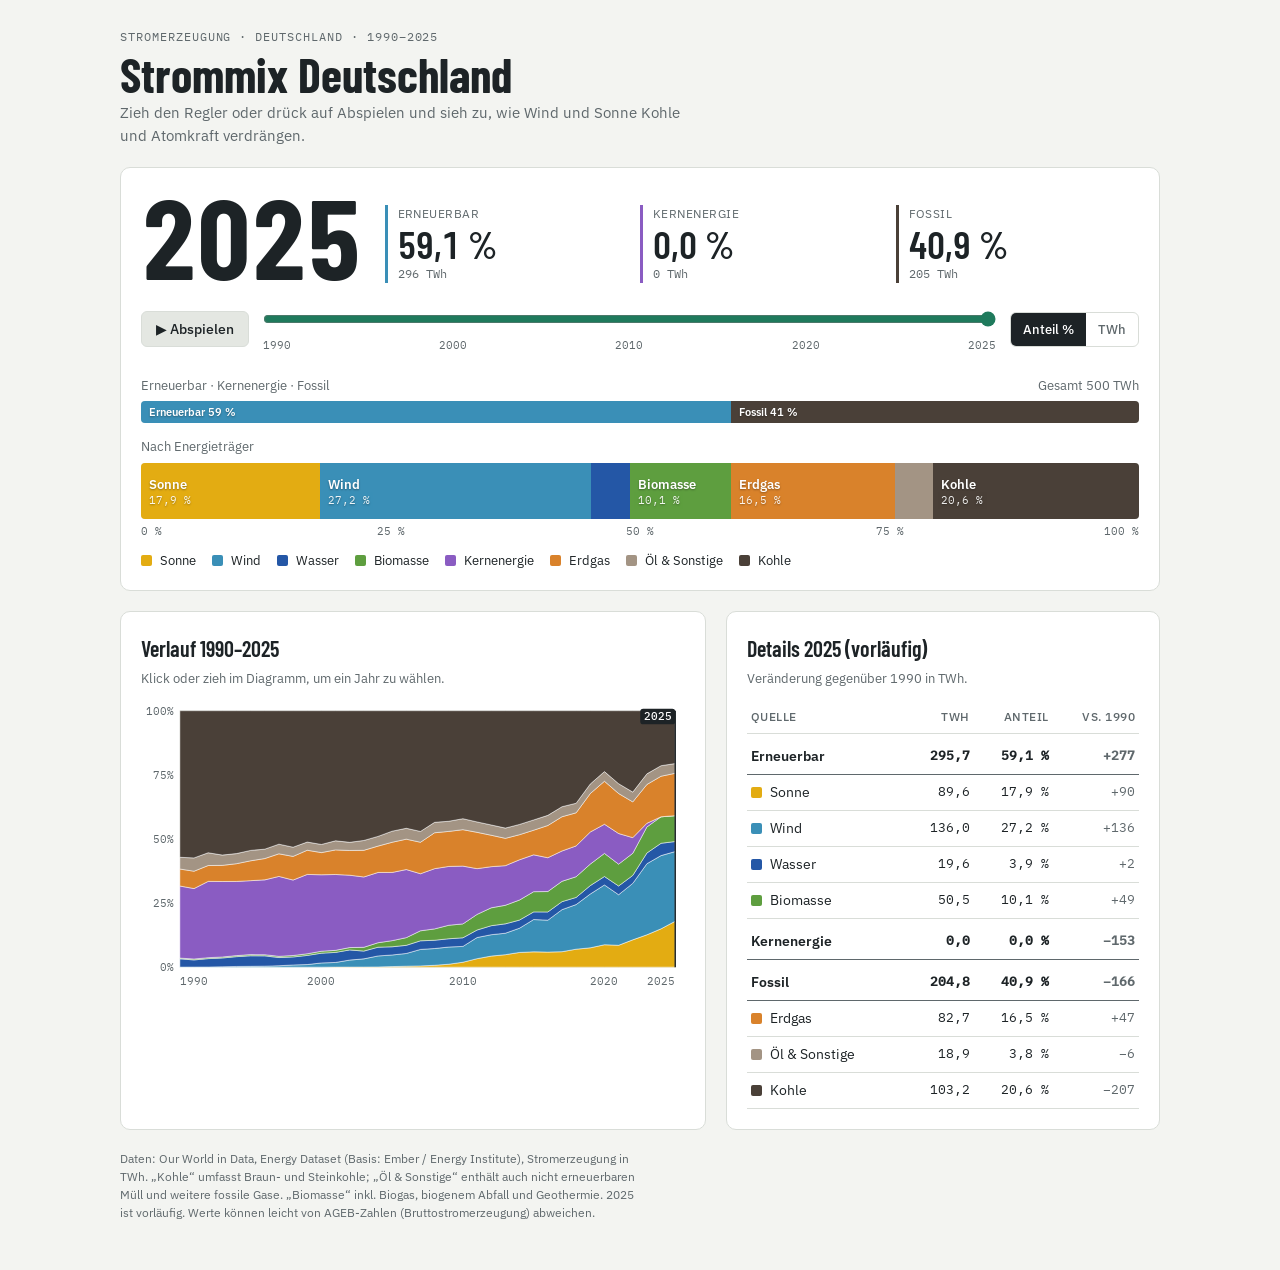
<file: projekte/strommix/index.html>
<!doctype html><html lang="de"><head><meta charset=utf8><meta name=viewport content="width=device-width,initial-scale=1,viewport-fit=cover"><title>Strommix Deutschland · Two Diamonds Studio</title><meta name="description" content="Interaktive Grafik: Stromerzeugung in Deutschland von 1990 bis 2025."><link rel="canonical" href="https://twodiamondsstudio.com/projekte/strommix/"><link rel="icon" href="/assets/favicon.svg" type="image/svg+xml"><style>:root{color-scheme:light;box-sizing:border-box;padding-top:env(safe-area-inset-top,0px);padding-bottom:env(safe-area-inset-bottom,0px)}html{scroll-padding-top:env(safe-area-inset-top,0px)}body{margin:0;padding:0;font:14px -apple-system,BlinkMacSystemFont,sans-serif;background:#faf9f5;color:#141413}img{max-width:100%}[hidden]:not([hidden=until-found i]){display:none!important}</style></head><body>
<style>
@font-face{font-family:'Barlow Condensed';font-style:normal;font-weight:500;font-display:swap;src:url(/assets/fonts/barlow-condensed-latin-ext-500-normal.woff2) format('woff2');unicode-range:U+0100-02BA,U+02BD-02C5,U+02C7-02CC,U+02CE-02D7,U+02DD-02FF,U+0304,U+0308,U+0329,U+1D00-1DBF,U+1E00-1E9F,U+1EF2-1EFF,U+2020,U+20A0-20AB,U+20AD-20C0,U+2113,U+2C60-2C7F,U+A720-A7FF}
@font-face{font-family:'Barlow Condensed';font-style:normal;font-weight:500;font-display:swap;src:url(/assets/fonts/barlow-condensed-latin-500-normal.woff2) format('woff2');unicode-range:U+0000-00FF,U+0131,U+0152-0153,U+02BB-02BC,U+02C6,U+02DA,U+02DC,U+0304,U+0308,U+0329,U+2000-206F,U+20AC,U+2122,U+2191,U+2193,U+2212,U+2215,U+FEFF,U+FFFD}
@font-face{font-family:'Barlow Condensed';font-style:normal;font-weight:600;font-display:swap;src:url(/assets/fonts/barlow-condensed-latin-ext-600-normal.woff2) format('woff2');unicode-range:U+0100-02BA,U+02BD-02C5,U+02C7-02CC,U+02CE-02D7,U+02DD-02FF,U+0304,U+0308,U+0329,U+1D00-1DBF,U+1E00-1E9F,U+1EF2-1EFF,U+2020,U+20A0-20AB,U+20AD-20C0,U+2113,U+2C60-2C7F,U+A720-A7FF}
@font-face{font-family:'Barlow Condensed';font-style:normal;font-weight:600;font-display:swap;src:url(/assets/fonts/barlow-condensed-latin-600-normal.woff2) format('woff2');unicode-range:U+0000-00FF,U+0131,U+0152-0153,U+02BB-02BC,U+02C6,U+02DA,U+02DC,U+0304,U+0308,U+0329,U+2000-206F,U+20AC,U+2122,U+2191,U+2193,U+2212,U+2215,U+FEFF,U+FFFD}
@font-face{font-family:'Barlow Condensed';font-style:normal;font-weight:700;font-display:swap;src:url(/assets/fonts/barlow-condensed-latin-ext-700-normal.woff2) format('woff2');unicode-range:U+0100-02BA,U+02BD-02C5,U+02C7-02CC,U+02CE-02D7,U+02DD-02FF,U+0304,U+0308,U+0329,U+1D00-1DBF,U+1E00-1E9F,U+1EF2-1EFF,U+2020,U+20A0-20AB,U+20AD-20C0,U+2113,U+2C60-2C7F,U+A720-A7FF}
@font-face{font-family:'Barlow Condensed';font-style:normal;font-weight:700;font-display:swap;src:url(/assets/fonts/barlow-condensed-latin-700-normal.woff2) format('woff2');unicode-range:U+0000-00FF,U+0131,U+0152-0153,U+02BB-02BC,U+02C6,U+02DA,U+02DC,U+0304,U+0308,U+0329,U+2000-206F,U+20AC,U+2122,U+2191,U+2193,U+2212,U+2215,U+FEFF,U+FFFD}
@font-face{font-family:'IBM Plex Sans';font-style:normal;font-weight:400;font-display:swap;src:url(/assets/fonts/ibm-plex-sans-latin-ext-400-normal.woff2) format('woff2');unicode-range:U+0100-02BA,U+02BD-02C5,U+02C7-02CC,U+02CE-02D7,U+02DD-02FF,U+0304,U+0308,U+0329,U+1D00-1DBF,U+1E00-1E9F,U+1EF2-1EFF,U+2020,U+20A0-20AB,U+20AD-20C0,U+2113,U+2C60-2C7F,U+A720-A7FF}
@font-face{font-family:'IBM Plex Sans';font-style:normal;font-weight:400;font-display:swap;src:url(/assets/fonts/ibm-plex-sans-latin-400-normal.woff2) format('woff2');unicode-range:U+0000-00FF,U+0131,U+0152-0153,U+02BB-02BC,U+02C6,U+02DA,U+02DC,U+0304,U+0308,U+0329,U+2000-206F,U+20AC,U+2122,U+2191,U+2193,U+2212,U+2215,U+FEFF,U+FFFD}
@font-face{font-family:'IBM Plex Sans';font-style:normal;font-weight:500;font-display:swap;src:url(/assets/fonts/ibm-plex-sans-latin-ext-500-normal.woff2) format('woff2');unicode-range:U+0100-02BA,U+02BD-02C5,U+02C7-02CC,U+02CE-02D7,U+02DD-02FF,U+0304,U+0308,U+0329,U+1D00-1DBF,U+1E00-1E9F,U+1EF2-1EFF,U+2020,U+20A0-20AB,U+20AD-20C0,U+2113,U+2C60-2C7F,U+A720-A7FF}
@font-face{font-family:'IBM Plex Sans';font-style:normal;font-weight:500;font-display:swap;src:url(/assets/fonts/ibm-plex-sans-latin-500-normal.woff2) format('woff2');unicode-range:U+0000-00FF,U+0131,U+0152-0153,U+02BB-02BC,U+02C6,U+02DA,U+02DC,U+0304,U+0308,U+0329,U+2000-206F,U+20AC,U+2122,U+2191,U+2193,U+2212,U+2215,U+FEFF,U+FFFD}
@font-face{font-family:'IBM Plex Sans';font-style:normal;font-weight:600;font-display:swap;src:url(/assets/fonts/ibm-plex-sans-latin-ext-600-normal.woff2) format('woff2');unicode-range:U+0100-02BA,U+02BD-02C5,U+02C7-02CC,U+02CE-02D7,U+02DD-02FF,U+0304,U+0308,U+0329,U+1D00-1DBF,U+1E00-1E9F,U+1EF2-1EFF,U+2020,U+20A0-20AB,U+20AD-20C0,U+2113,U+2C60-2C7F,U+A720-A7FF}
@font-face{font-family:'IBM Plex Sans';font-style:normal;font-weight:600;font-display:swap;src:url(/assets/fonts/ibm-plex-sans-latin-600-normal.woff2) format('woff2');unicode-range:U+0000-00FF,U+0131,U+0152-0153,U+02BB-02BC,U+02C6,U+02DA,U+02DC,U+0304,U+0308,U+0329,U+2000-206F,U+20AC,U+2122,U+2191,U+2193,U+2212,U+2215,U+FEFF,U+FFFD}
@font-face{font-family:'IBM Plex Mono';font-style:normal;font-weight:400;font-display:swap;src:url(/assets/fonts/ibm-plex-mono-latin-ext-400-normal.woff2) format('woff2');unicode-range:U+0100-02BA,U+02BD-02C5,U+02C7-02CC,U+02CE-02D7,U+02DD-02FF,U+0304,U+0308,U+0329,U+1D00-1DBF,U+1E00-1E9F,U+1EF2-1EFF,U+2020,U+20A0-20AB,U+20AD-20C0,U+2113,U+2C60-2C7F,U+A720-A7FF}
@font-face{font-family:'IBM Plex Mono';font-style:normal;font-weight:400;font-display:swap;src:url(/assets/fonts/ibm-plex-mono-latin-400-normal.woff2) format('woff2');unicode-range:U+0000-00FF,U+0131,U+0152-0153,U+02BB-02BC,U+02C6,U+02DA,U+02DC,U+0304,U+0308,U+0329,U+2000-206F,U+20AC,U+2122,U+2191,U+2193,U+2212,U+2215,U+FEFF,U+FFFD}
@font-face{font-family:'IBM Plex Mono';font-style:normal;font-weight:500;font-display:swap;src:url(/assets/fonts/ibm-plex-mono-latin-ext-500-normal.woff2) format('woff2');unicode-range:U+0100-02BA,U+02BD-02C5,U+02C7-02CC,U+02CE-02D7,U+02DD-02FF,U+0304,U+0308,U+0329,U+1D00-1DBF,U+1E00-1E9F,U+1EF2-1EFF,U+2020,U+20A0-20AB,U+20AD-20C0,U+2113,U+2C60-2C7F,U+A720-A7FF}
@font-face{font-family:'IBM Plex Mono';font-style:normal;font-weight:500;font-display:swap;src:url(/assets/fonts/ibm-plex-mono-latin-500-normal.woff2) format('woff2');unicode-range:U+0000-00FF,U+0131,U+0152-0153,U+02BB-02BC,U+02C6,U+02DA,U+02DC,U+0304,U+0308,U+0329,U+2000-206F,U+20AC,U+2122,U+2191,U+2193,U+2212,U+2215,U+FEFF,U+FFFD}
</style>
<style>
/* Layout: Leitstand-Panel – Jahr + Kennzahlen oben, Regler, 100%-Balken als Hauptinstrument, Verlauf + Tabelle darunter */
:root{
  --bg:#F3F4F1; --panel:#FFFFFF; --fg:#1D2326; --muted:#5F686C; --line:#D9DDD8; --track:#E4E7E2;
  --accent:#1F7A5C;
  --c-solar:#E3AC12; --c-wind:#3A8FB7; --c-wasser:#2457A6; --c-bio:#5E9E3F;
  --c-kern:#8A5CC2; --c-gas:#D9822B; --c-oel:#A39484; --c-kohle:#4A4038;
  --f-display:"Barlow Condensed","Arial Narrow",system-ui,sans-serif;
  --f-body:"IBM Plex Sans",system-ui,-apple-system,"Segoe UI",sans-serif;
  --f-mono:"IBM Plex Mono",ui-monospace,Menlo,Consolas,monospace;
}
@media (prefers-color-scheme:dark){:root:not([data-theme="light"]){
  --bg:#111517; --panel:#1A1F22; --fg:#E6EAE8; --muted:#97A19F; --line:#2C3337; --track:#262D30;
  --accent:#4FC59A; --c-kohle:#7D7066; --c-oel:#8C8072; --c-wasser:#4A7FD0; color-scheme:dark}}
:root[data-theme="dark"]{
  --bg:#111517; --panel:#1A1F22; --fg:#E6EAE8; --muted:#97A19F; --line:#2C3337; --track:#262D30;
  --accent:#4FC59A; --c-kohle:#7D7066; --c-oel:#8C8072; --c-wasser:#4A7FD0; color-scheme:dark}
body{background:var(--bg);color:var(--fg);font-family:var(--f-body);font-size:15px;line-height:1.5}
.wrap{max-width:1040px;margin:0 auto;padding-inline:16px;padding-block:28px 48px;display:grid;gap:20px}
header{display:grid;gap:4px}
.eyebrow{font-family:var(--f-mono);font-size:12px;letter-spacing:.08em;text-transform:uppercase;color:var(--muted)}
h1{font-family:var(--f-display);font-weight:700;font-size:clamp(32px,6vw,48px);line-height:1;margin:0;text-wrap:balance}
.lede{color:var(--muted);margin:0;max-width:65ch}
.panel{background:var(--panel);border:1px solid var(--line);border-radius:10px;padding:20px}
.top{display:grid;grid-template-columns:auto 1fr;gap:24px;align-items:end}
.year{font-family:var(--f-display);font-weight:700;font-size:clamp(64px,13vw,112px);line-height:.85;font-variant-numeric:tabular-nums;letter-spacing:-.01em}
.kpis{display:grid;grid-template-columns:repeat(3,minmax(0,1fr));gap:12px}
.kpi{display:grid;gap:2px;border-left:3px solid var(--k);padding-left:10px}
.kpi .l{font-size:12px;color:var(--muted);letter-spacing:.04em;text-transform:uppercase}
.kpi .v{font-family:var(--f-display);font-weight:600;font-size:clamp(26px,5vw,38px);line-height:1;font-variant-numeric:tabular-nums}
.kpi .s{font-family:var(--f-mono);font-size:12px;color:var(--muted)}
.controls{display:flex;gap:14px;align-items:center;flex-wrap:wrap;margin-top:22px}
.btn{font:500 14px var(--f-body);color:var(--fg);background:var(--track);border:1px solid var(--line);border-radius:6px;padding:8px 14px;cursor:pointer;min-width:96px}
.btn:hover{border-color:var(--muted)}
.btn:focus-visible,input:focus-visible,.seg button:focus-visible{outline:2px solid var(--accent);outline-offset:2px}
.slider{flex:1 1 320px;display:grid;gap:4px;min-width:0}
input[type=range]{width:100%;accent-color:var(--accent);height:28px;margin:0}
.ticks{display:flex;justify-content:space-between;font-family:var(--f-mono);font-size:11px;color:var(--muted)}
.seg{display:inline-flex;border:1px solid var(--line);border-radius:6px;overflow:hidden}
.seg button{font:500 13px var(--f-body);background:transparent;color:var(--muted);border:0;padding:8px 12px;cursor:pointer}
.seg button[aria-pressed="true"]{background:var(--fg);color:var(--panel)}
.bars{display:grid;gap:14px;margin-top:22px}
.barlabel{display:flex;justify-content:space-between;font-size:13px;color:var(--muted);margin-bottom:6px;gap:8px;flex-wrap:wrap}
.bar{position:relative;height:56px;background:var(--track);border-radius:4px;overflow:hidden;display:flex}
.bar.thin{height:22px}
.bar > div{height:100%;transition:width .35s ease;position:relative;overflow:hidden;white-space:nowrap}
.bar > div span{position:absolute;left:8px;top:50%;transform:translateY(-50%);font:600 13px var(--f-body);color:#fff;text-shadow:0 1px 2px rgba(0,0,0,.35)}
.bar > div span small{display:block;font:400 11px var(--f-mono);opacity:.9}
.axis{position:relative;height:18px;font-family:var(--f-mono);font-size:11px;color:var(--muted);margin-top:4px}
.axis i{position:absolute;top:0;white-space:nowrap;transform:translateX(-50%);font-style:normal}
.axis i:first-child{transform:none}.axis i:last-child{transform:translateX(-100%)}
.grid2{display:grid;grid-template-columns:minmax(0,1.35fr) minmax(0,1fr);gap:20px}
h2{font-family:var(--f-display);font-weight:600;font-size:22px;margin:0 0 4px}
.hint{font-size:13px;color:var(--muted);margin:0 0 12px}
svg text{fill:var(--muted);font-family:var(--f-mono);font-size:11px}
#chart{width:100%;height:auto;display:block;cursor:crosshair;touch-action:none}
table{width:100%;border-collapse:collapse;font-variant-numeric:tabular-nums}
th,td{padding:7px 4px;text-align:right;border-bottom:1px solid var(--line);font-size:14px}
th{font-weight:500;color:var(--muted);font-size:12px;text-transform:uppercase;letter-spacing:.04em}
td:first-child,th:first-child{text-align:left}
td.num{font-family:var(--f-mono);font-size:13px}
.sw{display:inline-block;width:11px;height:11px;border-radius:2px;margin-right:8px;vertical-align:-1px}
tr.grp td{font-weight:600;border-bottom:1px solid var(--muted);padding-top:12px}
.up,.down{color:var(--muted)}
.legend{display:flex;flex-wrap:wrap;gap:6px 16px;font-size:13px;margin-top:10px}
footer{font-size:12px;color:var(--muted);max-width:75ch}
footer a{color:inherit}
@media (max-width:760px){
  .top{grid-template-columns:1fr;gap:14px}
  .grid2{grid-template-columns:1fr}
  .kpis{gap:8px}
  .bar{height:48px}
}
@media (prefers-reduced-motion:reduce){.bar > div{transition:none}}
</style>

<div class="wrap">
  <header>
    <div class="eyebrow">Stromerzeugung · Deutschland · 1990–2025</div>
    <h1>Strommix Deutschland</h1>
    <p class="lede">Zieh den Regler oder drück auf Abspielen und sieh zu, wie Wind und Sonne Kohle und Atomkraft verdrängen.</p>
  </header>

  <section class="panel">
    <div class="top">
      <div class="year" id="year">2025</div>
      <div class="kpis">
        <div class="kpi" style="--k:var(--c-wind)"><span class="l">Erneuerbar</span><span class="v" id="k-ee">–</span><span class="s" id="k-ee2">–</span></div>
        <div class="kpi" style="--k:var(--c-kern)"><span class="l">Kernenergie</span><span class="v" id="k-kern">–</span><span class="s" id="k-kern2">–</span></div>
        <div class="kpi" style="--k:var(--c-kohle)"><span class="l">Fossil</span><span class="v" id="k-fos">–</span><span class="s" id="k-fos2">–</span></div>
      </div>
    </div>

    <div class="controls">
      <button class="btn" id="play" type="button">▶ Abspielen</button>
      <div class="slider">
        <input type="range" id="range" min="1990" max="2025" step="1" value="2025" aria-label="Jahr">
        <div class="ticks"><span>1990</span><span>2000</span><span>2010</span><span>2020</span><span>2025</span></div>
      </div>
      <div class="seg" role="group" aria-label="Einheit">
        <button type="button" id="m-pct" aria-pressed="true">Anteil %</button>
        <button type="button" id="m-twh" aria-pressed="false">TWh</button>
      </div>
    </div>

    <div class="bars">
      <div>
        <div class="barlabel"><span>Erneuerbar · Kernenergie · Fossil</span><span id="total">–</span></div>
        <div class="bar thin" id="bar-grp"></div>
      </div>
      <div>
        <div class="barlabel"><span>Nach Energieträger</span></div>
        <div class="bar" id="bar-src"></div>
        <div class="axis" id="axis"></div>
        <div class="legend" id="legend"></div>
      </div>
    </div>
  </section>

  <div class="grid2">
    <section class="panel">
      <h2>Verlauf 1990–2025</h2>
      <p class="hint">Klick oder zieh im Diagramm, um ein Jahr zu wählen.</p>
      <svg id="chart" viewBox="0 0 560 300" role="img" aria-label="Gestapeltes Flächendiagramm des Strommix 1990 bis 2025"></svg>
    </section>
    <section class="panel">
      <h2 id="tbl-title">Details 2025</h2>
      <p class="hint">Veränderung gegenüber 1990 in TWh.</p>
      <table>
        <thead><tr><th>Quelle</th><th>TWh</th><th>Anteil</th><th>vs. 1990</th></tr></thead>
        <tbody id="tbody"></tbody>
      </table>
    </section>
  </div>

  <footer>
    Daten: Our World in Data, Energy Dataset (Basis: Ember / Energy Institute), Stromerzeugung in TWh. „Kohle“ umfasst Braun- und Steinkohle; „Öl &amp; Sonstige“ enthält auch nicht erneuerbaren Müll und weitere fossile Gase. „Biomasse“ inkl. Biogas, biogenem Abfall und Geothermie. 2025 ist vorläufig. Werte können leicht von AGEB-Zahlen (Bruttostromerzeugung) abweichen.
  </footer>
</div>

<script>
const RAW={"1990":[310.0,35.9,24.8,152.5,0.1,0.0,17.4,1.6,0.0],"1991":[307.7,36.3,27.8,147.2,0.2,0.0,14.9,1.9,0.0],"1992":[295.7,33.0,26.6,158.8,0.3,0.0,17.4,2.0,0.0],"1993":[293.2,32.8,20.9,153.3,0.7,0.0,17.9,2.0,0.0],"1994":[290.3,36.1,20.5,150.7,1.4,0.0,19.9,2.1,0.0],"1995":[289.1,41.1,21.5,153.1,1.7,0.0,21.8,2.4,0.0],"1996":[296.0,45.6,20.1,160.0,2.1,0.0,22.0,2.5,0.0],"1997":[284.3,48.1,20.6,170.3,3.0,0.0,17.4,2.6,0.0],"1998":[292.3,50.7,19.7,161.6,4.6,0.0,17.2,3.1,0.0],"1999":[281.3,51.8,17.5,170.0,5.5,0.0,19.6,3.5,0.0],"2000":[296.7,49.2,18.1,169.6,9.3,0.0,21.7,4.3,0.0],"2001":[293.7,55.5,20.5,171.3,10.5,0.1,22.7,4.6,0.0],"2002":[299.6,56.3,18.5,164.8,15.9,0.2,23.1,5.3,0.0],"2003":[304.6,62.6,23.1,165.1,19.1,0.3,18.3,8.9,0.0],"2004":[298.8,62.7,23.1,167.1,26.0,0.6,20.8,10.6,0.0],"2005":[288.1,72.2,26.5,163.1,27.8,1.3,19.6,14.7,0.0],"2006":[288.9,74.7,26.7,167.3,31.3,2.3,20.0,18.9,0.0],"2007":[297.1,77.5,26.6,140.5,40.5,3.1,21.2,24.6,0.0],"2008":[275.2,88.5,25.7,148.5,41.4,4.5,20.4,28.0,0.0],"2009":[253.4,80.3,23.2,134.9,39.4,6.7,19.0,30.9,0.0],"2010":[262.9,88.8,26.6,140.6,38.5,12.0,20.9,33.9,0.0],"2011":[262.5,85.7,24.5,108.0,49.9,20.0,17.7,36.9,0.0],"2012":[276.2,76.0,24.8,99.5,51.7,26.7,21.8,43.2,0.0],"2013":[288.2,67.0,25.2,97.3,52.7,30.6,23.0,45.5,0.1],"2014":[274.4,60.6,24.7,97.1,58.5,35.5,19.6,48.3,0.1],"2015":[272.2,61.5,25.6,91.8,80.6,38.1,19.0,50.3,0.1],"2016":[261.8,80.6,25.4,84.6,79.9,37.6,20.6,50.9,0.2],"2017":[241.3,86.0,25.2,76.3,105.7,38.8,20.1,50.9,0.2],"2018":[228.2,81.6,23.6,76.0,110.0,44.3,17.7,50.8,0.2],"2019":[171.4,90.0,22.4,75.1,125.9,45.2,19.7,50.1,0.2],"2020":[134.6,95.0,21.3,64.4,132.1,49.5,18.7,50.9,0.2],"2021":[164.7,90.3,22.2,69.1,114.2,49.3,19.7,49.1,0.2],"2022":[179.9,79.0,21.6,34.7,124.8,60.3,17.6,48.6,0.2],"2023":[124.8,76.7,21.0,7.2,140.5,63.9,21.2,51.3,0.2],"2024":[106.3,78.4,20.4,0.0,141.6,74.1,23.8,51.1,0.2],"2025":[103.2,82.7,18.9,0.0,136.0,89.6,19.6,50.5,0.0]};
// raw order: coal, gas, oil, nuclear, wind, solar, hydro, bio, other-renew
const SRC=[
  {k:'solar', n:'Sonne',          g:'ee',  f:r=>r[5]},
  {k:'wind',  n:'Wind',           g:'ee',  f:r=>r[4]},
  {k:'wasser',n:'Wasser',         g:'ee',  f:r=>r[6]},
  {k:'bio',   n:'Biomasse',       g:'ee',  f:r=>r[7]+r[8]},
  {k:'kern',  n:'Kernenergie',    g:'kern',f:r=>r[3]},
  {k:'gas',   n:'Erdgas',         g:'fos', f:r=>r[1]},
  {k:'oel',   n:'Öl & Sonstige',  g:'fos', f:r=>r[2]},
  {k:'kohle', n:'Kohle',          g:'fos', f:r=>r[0]},
];
const _lg=()=>{};
const GRP={ee:{n:'Erneuerbar',c:'wind'},kern:{n:'Kernenergie',c:'kern'},fos:{n:'Fossil',c:'kohle'}};
const YEARS=Object.keys(RAW).map(Number).sort((a,b)=>a-b);
const DATA={};
YEARS.forEach(y=>{const r=RAW[y];const v=SRC.map(s=>s.f(r));const t=v.reduce((a,b)=>a+b,0);
  const g={ee:0,kern:0,fos:0};SRC.forEach((s,i)=>g[s.g]+=v[i]);DATA[y]={v,t,g};});
const MAXT=Math.max(...YEARS.map(y=>DATA[y].t));
const XMAX=Math.ceil(MAXT/100)*100; // TWh axis
const col=k=>`var(--c-${k})`;
const fmt=(x,d=1)=>x.toLocaleString('de-DE',{minimumFractionDigits:d,maximumFractionDigits:d});
let year=2025, mode='pct', timer=null;
try{const m=localStorage.getItem('sm-mode');if(m==='twh'||m==='pct')mode=m;}catch(e){}

const $=id=>document.getElementById(id);
const barSrc=$('bar-src'), barGrp=$('bar-grp');
SRC.forEach(s=>{const d=document.createElement('div');d.style.background=col(s.k);d.title=s.n;d.innerHTML='<span></span>';barSrc.appendChild(d);});
['ee','kern','fos'].forEach(g=>{const d=document.createElement('div');d.style.background=col(GRP[g].c);d.innerHTML='<span style="font-size:11px"></span>';barGrp.appendChild(d);});

document.getElementById('legend').innerHTML=SRC.map(s=>`<span><span class="sw" style="background:${col(s.k)}"></span>${s.n}</span>`).join('');
function axis(){
  const ax=$('axis');ax.innerHTML='';
  const ticks=mode==='pct'?[0,25,50,75,100]:Array.from({length:XMAX/100+1},(_,i)=>i*100);
  const max=mode==='pct'?100:XMAX;
  ticks.forEach(t=>{const i=document.createElement('i');i.style.left=(t/max*100)+'%';i.textContent=mode==='pct'?t+' %':t+(t===max?' TWh':'');ax.appendChild(i);});
}

function render(){
  const d=DATA[year], d0=DATA[1990];
  $('year').textContent=year; $('range').value=year;
  $('tbl-title').textContent='Details '+year+(year===2025?' (vorläufig)':'');
  const pct=x=>x/d.t*100;
  $('k-ee').textContent=fmt(pct(d.g.ee))+' %'; $('k-ee2').textContent=fmt(d.g.ee,0)+' TWh';
  $('k-kern').textContent=fmt(pct(d.g.kern))+' %'; $('k-kern2').textContent=fmt(d.g.kern,0)+' TWh';
  $('k-fos').textContent=fmt(pct(d.g.fos))+' %'; $('k-fos2').textContent=fmt(d.g.fos,0)+' TWh';
  $('total').textContent='Gesamt '+fmt(d.t,0)+' TWh';
  const scale=x=>mode==='pct'?pct(x):x/XMAX*100;
  [...barSrc.children].forEach((el,i)=>{const v=d.v[i],w=scale(v);el.style.width=w+'%';
    const sp=el.firstChild;
    sp.innerHTML= w>7 ? `${SRC[i].n}<small>${mode==='pct'?fmt(pct(v))+' %':fmt(v,0)+' TWh'}</small>` : '';
    el.title=`${SRC[i].n}: ${fmt(v)} TWh (${fmt(pct(v))} %)`;});
  ['ee','kern','fos'].forEach((g,i)=>{const el=barGrp.children[i],w=scale(d.g[g]);el.style.width=w+'%';
    el.firstChild.textContent= w>9 ? GRP[g].n+' '+fmt(pct(d.g[g]),0)+' %' : '';
    el.title=`${GRP[g].n}: ${fmt(pct(d.g[g]))} %`;});
  // table
  let h='';
  ['ee','kern','fos'].forEach(g=>{
    const dg=d.g[g]-d0.g[g];
    h+=`<tr class="grp"><td>${GRP[g].n}</td><td class="num">${fmt(d.g[g])}</td><td class="num">${fmt(pct(d.g[g]))} %</td><td class="num ${dg>=0?'up':'down'}">${dg>=0?'+':'−'}${fmt(Math.abs(dg),0)}</td></tr>`;
    SRC.forEach((s,i)=>{if(s.g!==g||g==='kern')return;const dv=d.v[i]-d0.v[i];
      h+=`<tr><td><span class="sw" style="background:${col(s.k)}"></span>${s.n}</td><td class="num">${fmt(d.v[i])}</td><td class="num">${fmt(pct(d.v[i]))} %</td><td class="num ${dv>=0?'up':'down'}">${dv>=0?'+':'−'}${fmt(Math.abs(dv),0)}</td></tr>`;});
  });
  $('tbody').innerHTML=h;
  drawCursor();
}

// stacked area chart
const svg=$('chart'),NS='http://www.w3.org/2000/svg';
const W=560,H=300,P={l:40,r:10,t:10,b:26};
const xs=y=>P.l+(y-1990)/(2025-1990)*(W-P.l-P.r);
const ys=v=>H-P.b-v*(H-P.t-P.b);
let cursor;
function el(n,a){const e=document.createElementNS(NS,n);for(const k in a)e.setAttribute(k,a[k]);return e;}
function drawChart(){
  svg.innerHTML='';
  const max=mode==='pct'?1:XMAX;
  const yt=mode==='pct'?[0,.25,.5,.75,1]:Array.from({length:XMAX/100+1},(_,i)=>i*100);
  yt.forEach(t=>{const y=ys(t/max);svg.appendChild(el('line',{x1:P.l,x2:W-P.r,y1:y,y2:y,stroke:'var(--line)','stroke-width':1}));
    const tx=el('text',{x:P.l-6,y:y+4,'text-anchor':'end'});tx.textContent=mode==='pct'?Math.round(t*100)+'%':t;svg.appendChild(tx);});
  [1990,2000,2010,2020,2025].forEach(y=>{const tx=el('text',{x:xs(y),y:H-8,'text-anchor':y===1990?'start':y===2025?'end':'middle'});tx.textContent=y;svg.appendChild(tx);});
  const base=YEARS.map(()=>0);
  SRC.forEach((s,i)=>{
    const top=YEARS.map((y,j)=>base[j]+(mode==='pct'?DATA[y].v[i]/DATA[y].t:DATA[y].v[i]/XMAX));
    let p='M'+YEARS.map((y,j)=>xs(y)+','+ys(top[j])).join('L');
    p+='L'+YEARS.slice().reverse().map((y,j)=>xs(y)+','+ys(base[YEARS.length-1-j])).join('L')+'Z';
    svg.appendChild(el('path',{d:p,fill:col(s.k),stroke:'var(--panel)','stroke-width':.5}));
    YEARS.forEach((_,j)=>base[j]=top[j]);
  });
  cursor=el('g',{});
  cursor.appendChild(el('line',{y1:P.t,y2:H-P.b,stroke:'var(--fg)','stroke-width':1.5}));
  cursor.appendChild(el('rect',{y:P.t-2,width:36,height:16,rx:3,fill:'var(--fg)'}));
  const lab=el('text',{y:P.t+10,'text-anchor':'middle',style:'fill:var(--panel);font-weight:500'});cursor.appendChild(lab);
  svg.appendChild(cursor);drawCursor();
}
function drawCursor(){if(!cursor)return;const x=xs(year);const [ln,rc,tx]=cursor.children;
  ln.setAttribute('x1',x);ln.setAttribute('x2',x);
  const bx=Math.min(Math.max(x-18,P.l),W-P.r-36);rc.setAttribute('x',bx);tx.setAttribute('x',bx+18);tx.textContent=year;}
function pick(ev){const r=svg.getBoundingClientRect();const x=(ev.clientX-r.left)/r.width*W;
  let y=Math.round(1990+(x-P.l)/(W-P.l-P.r)*35);y=Math.max(1990,Math.min(2025,y));if(y!==year){year=y;render();}}
let drag=false;
svg.addEventListener('pointerdown',e=>{drag=true;stop();svg.setPointerCapture(e.pointerId);pick(e);});
svg.addEventListener('pointermove',e=>{if(drag)pick(e);});
svg.addEventListener('pointerup',()=>drag=false);

// controls
$('range').addEventListener('input',e=>{stop();year=+e.target.value;render();});
function stop(){if(timer){clearInterval(timer);timer=null;$('play').textContent='▶ Abspielen';}}
$('play').addEventListener('click',()=>{
  if(timer){stop();return;}
  if(year>=2025)year=1990;
  $('play').textContent='❚❚ Pause';render();
  timer=setInterval(()=>{if(year>=2025){stop();return;}year++;render();},550);
});
function setMode(m){mode=m;$('m-pct').setAttribute('aria-pressed',m==='pct');$('m-twh').setAttribute('aria-pressed',m==='twh');
  try{localStorage.setItem('sm-mode',m);}catch(e){} axis();drawChart();render();}
$('m-pct').addEventListener('click',()=>setMode('pct'));
$('m-twh').addEventListener('click',()=>setMode('twh'));
document.addEventListener('keydown',e=>{if(e.target.tagName==='INPUT')return;
  if(e.key==='ArrowRight'&&year<2025){stop();year++;render();}
  if(e.key==='ArrowLeft'&&year>1990){stop();year--;render();}});
setMode(mode);
</script>

</body></html>
</file>
<file: assets/style.css>
:root{color-scheme:light;--bg:#FBFBFD;--ink:#1D1D1F;--body:#424245;--muted:#6E6E73;--line:#E8E8ED;--soft:#F5F5F7;--tint:#EEF2FB;--accent:#2F5BEA;--card:#fff;--shadow:0 1px 2px rgba(0,0,0,.04),0 12px 40px rgba(0,0,0,.06)}
*{box-sizing:border-box}
html{scroll-behavior:smooth;scroll-padding-top:72px;-webkit-text-size-adjust:100%}
body{margin:0;background:var(--bg);color:var(--ink);font-family:-apple-system,BlinkMacSystemFont,"SF Pro Text","Helvetica Neue","Segoe UI",Roboto,Arial,sans-serif;font-size:17px;line-height:1.5;-webkit-font-smoothing:antialiased}
img,svg{max-width:100%;vertical-align:middle}
a{color:var(--accent);text-underline-offset:4px}
a:focus-visible,summary:focus-visible{outline:3px solid var(--accent);outline-offset:4px;border-radius:6px}
h1,h2,h3{margin:0;font-weight:700;letter-spacing:-.025em;line-height:1.1;overflow-wrap:break-word}
h1{font-size:clamp(2.5rem,7vw,4.75rem);letter-spacing:-.035em;line-height:1.04}
h2{font-size:clamp(1.75rem,4vw,2.5rem)}
h3{font-size:1.375rem;letter-spacing:-.015em;line-height:1.2}
p{margin:0;color:var(--body)}
.wrap{width:calc(100% - 40px);max-width:1120px;margin-inline:auto}
.skip{position:absolute;left:20px;top:-100px;padding:12px 20px;z-index:20;background:#fff;border:2px solid var(--accent);border-radius:10px}
.skip:focus{top:12px}

/* Kopf */
.site-header{position:sticky;top:0;z-index:10;background:rgba(251,251,253,.82);-webkit-backdrop-filter:saturate(180%) blur(18px);backdrop-filter:saturate(180%) blur(18px);border-bottom:1px solid var(--line)}
.bar{display:flex;flex-wrap:wrap;align-items:center;gap:0 16px;min-height:56px}
.brand{display:inline-flex;align-items:center;gap:10px;min-height:44px;color:var(--ink);text-decoration:none;font-size:17px;font-weight:600;letter-spacing:-.01em;white-space:nowrap}
.mark{flex:none}
.main-nav{margin-left:auto;display:flex;gap:2px}
.main-nav a,.languages a{display:inline-flex;align-items:center;min-height:44px;padding:0 10px;color:var(--ink);text-decoration:none;font-size:14px}
.main-nav a:hover{color:var(--accent)}
.languages{display:flex;align-items:center;border:1px solid #D2D2D7;border-radius:999px;padding:0 4px}
.languages a{min-height:30px;min-width:36px;justify-content:center;padding:0 8px;font-size:12px;font-weight:500;color:var(--muted);border-radius:999px}
.languages a[aria-current]{color:var(--ink);font-weight:700}

/* Startseite */
.hero{padding-block:clamp(56px,9vw,120px) clamp(48px,6vw,80px);text-align:center}
.kicker{margin-bottom:16px;font-size:15px;font-weight:500;color:var(--muted)}
.hero h1{max-width:820px;margin-inline:auto}
.lead{margin:24px auto 0;max-width:580px;font-size:clamp(1.0625rem,2vw,1.3125rem);line-height:1.45;color:var(--muted)}
.lead.left{margin-inline:0;max-width:480px;font-size:17px;color:var(--body)}
.sec-head{display:flex;flex-wrap:wrap;align-items:baseline;justify-content:space-between;gap:8px 16px;margin-bottom:20px}
.sec-head p,.sub{font-size:15px;color:var(--muted)}
.sub{margin-top:10px;font-size:17px;max-width:580px}
.feature{display:flex;flex-wrap:wrap;overflow:hidden;background:var(--card);border-radius:28px;box-shadow:var(--shadow)}
.feature-text{flex:1 1 380px;min-width:0;padding:clamp(28px,5vw,56px);display:flex;flex-direction:column;justify-content:center;gap:20px}
.app-id{display:flex;align-items:center;gap:16px}
.app-id img{width:72px;height:72px;border-radius:17px;box-shadow:0 6px 16px rgba(29,29,31,.16)}
.app-name{font-size:22px;font-weight:600;letter-spacing:-.01em;color:var(--ink)}
.app-kind{font-size:14px;color:var(--muted)}
.feature h3{font-size:clamp(1.625rem,3.4vw,2.25rem);letter-spacing:-.025em;line-height:1.12}
.feature-text>p{max-width:470px}
.chips{display:flex;flex-wrap:wrap;gap:8px;margin:0;padding:0;list-style:none}
.chips li{display:inline-flex;align-items:center;gap:6px;padding:7px 12px;border-radius:999px;background:var(--soft);font-size:14px;font-weight:500}
.chips svg,.trust svg{color:var(--accent);flex:none}
.cta{display:flex;flex-wrap:wrap;align-items:center;gap:12px 20px}
.store{display:inline-flex;flex-direction:column;justify-content:center;min-height:52px;padding:0 22px;border-radius:13px;background:#000;color:#fff;text-decoration:none;line-height:1.1;transition:transform .15s,background-color .15s}
.store span{font-size:11px;font-weight:500}
.store strong{font-size:19px;font-weight:600;letter-spacing:-.01em}
.store:hover{background:#2b2b2e;transform:translateY(-1px)}
.more{display:inline-flex;align-items:center;gap:4px;min-height:44px;font-weight:500;text-decoration:none}
.more:hover{text-decoration:underline}
.fine{font-size:13px;color:var(--muted)}
.fine a{display:inline-flex;align-items:center;min-height:44px;font-size:15px}
.visual{flex:1 1 380px;min-width:0;min-height:400px;background:var(--tint);display:flex;flex-direction:column;align-items:center;justify-content:center;gap:28px;padding:48px 20px}
.shot{width:min(250px,70%);height:auto;border-radius:38px;border:7px solid #1D1D1F;background:#000;box-shadow:0 2px 6px rgba(0,0,0,.08),0 24px 50px rgba(29,29,31,.2)}
.stack{position:relative;width:260px;height:330px}
.stack i,.stack .c1{position:absolute;left:20px;width:220px;height:300px;border-radius:22px}
.stack .c3{top:14px;background:#D5DCEC;transform:rotate(-9deg)}
.stack .c2{top:12px;background:#C3CEE8;transform:rotate(6deg)}
.stack .c1{top:10px;background:#fff;box-shadow:0 2px 6px rgba(0,0,0,.06),0 18px 40px rgba(29,29,31,.14);transform:rotate(-2deg);overflow:hidden;display:flex;flex-direction:column}
.photo{flex:1;background:#F2DCC8;color:#A0673C;display:flex;align-items:center;justify-content:center}
.meta{padding:14px 16px;display:flex;align-items:baseline;justify-content:space-between;gap:8px}
.meta b{font-size:15px;font-weight:600}
.meta span{font-size:13px;color:var(--muted)}
.legend{display:flex;flex-wrap:wrap;justify-content:center;gap:8px;margin:0;padding:0;list-style:none}
.legend li{display:inline-flex;align-items:center;gap:6px;padding:8px 12px;border-radius:999px;background:#fff;box-shadow:0 1px 3px rgba(0,0,0,.08);font-size:13px;font-weight:500}
.legend i{width:8px;height:8px;border-radius:50%}
.projects{padding-top:clamp(72px,10vw,120px)}
.grid{display:grid;grid-template-columns:repeat(auto-fit,minmax(min(100%,280px),1fr));gap:20px;margin-top:28px}
.tile{display:flex;flex-direction:column;overflow:hidden;border-radius:22px;background:var(--card);box-shadow:0 1px 2px rgba(0,0,0,.04),0 8px 28px rgba(0,0,0,.05);color:var(--ink);text-decoration:none;transition:transform .2s,box-shadow .2s}
.tile:hover{transform:translateY(-3px);box-shadow:0 2px 4px rgba(0,0,0,.05),0 16px 40px rgba(0,0,0,.09)}
.tile img{width:100%;height:auto;aspect-ratio:8/5;object-fit:cover;background:var(--tint);border-bottom:1px solid var(--line)}
.tile div{padding:20px 22px 22px;display:flex;flex-direction:column;gap:6px;flex:1}
.kind{font-size:13px;font-weight:500;color:var(--muted)}
.name{font-size:20px;font-weight:600;letter-spacing:-.01em}
.blurb{font-size:15px;color:var(--body)}
.go{margin-top:auto;padding-top:8px;font-size:15px;font-weight:500;color:var(--accent)}

/* App-Seite */
.app-hero{padding-top:clamp(16px,3vw,32px)}
.back{display:inline-flex;align-items:center;gap:4px;min-height:44px;font-size:15px;text-decoration:none}
.app-hero-grid{display:flex;flex-wrap:wrap;align-items:center;gap:40px 56px;padding-block:clamp(16px,4vw,40px) clamp(56px,8vw,96px)}
.app-hero-grid>div:first-child{flex:1 1 420px;min-width:0;display:flex;flex-direction:column;gap:18px}
.app-hero-grid .kicker{margin:6px 0 -12px}
.big-icon{width:96px;height:96px;border-radius:22px;box-shadow:0 10px 24px rgba(29,29,31,.18)}
.slogan{font-size:clamp(1.3125rem,2.6vw,1.75rem);line-height:1.25;letter-spacing:-.015em;font-weight:600}
.panel{flex:1 1 380px;min-width:0;border-radius:28px;overflow:hidden;display:flex}
.band{background:#fff;border-block:1px solid #EFEFF2;padding-block:clamp(56px,8vw,96px)}
.steps{display:grid;grid-template-columns:repeat(auto-fit,minmax(min(100%,220px),1fr));gap:16px;margin-block:32px 24px}
.step{padding:24px;border-radius:22px;background:var(--soft);display:flex;flex-direction:column;gap:10px}
.step h3{font-size:19px}
.step p{font-size:15px}
.arrow{width:44px;height:44px;border-radius:50%;background:#fff;display:inline-flex;align-items:center;justify-content:center}
.cards{display:grid;grid-template-columns:repeat(auto-fit,minmax(min(100%,300px),1fr));gap:20px;padding-block:clamp(56px,8vw,96px)}
.cards.two{padding-block:28px 0}
.card{padding:32px;border-radius:24px;background:var(--card);box-shadow:0 1px 2px rgba(0,0,0,.04),0 8px 28px rgba(0,0,0,.05);display:flex;flex-direction:column;gap:12px;min-width:0}
.card p{font-size:16px}
.trust{border-radius:28px;background:var(--tint);padding:clamp(36px,6vw,64px) clamp(24px,5vw,56px);display:flex;flex-direction:column;gap:28px}
.trust ul{display:flex;flex-wrap:wrap;gap:16px 32px;margin:0;padding:0;list-style:none}
.trust li{display:inline-flex;align-items:center;gap:10px;font-weight:500}
.help{padding-top:clamp(72px,10vw,112px)}
.faq{margin-top:40px;max-width:760px}
.faq h3{margin-bottom:8px}

/* Fuß */
.site-footer{margin-top:clamp(80px,10vw,120px);border-top:1px solid var(--line);background:var(--soft)}
.foot-top{display:flex;flex-wrap:wrap;justify-content:space-between;gap:32px 48px;padding-block:48px 32px}
.foot-brand{flex:1 1 240px;display:flex;flex-direction:column;gap:6px}
.foot-brand p{font-size:14px;color:var(--muted)}
.foot-cols{display:flex;flex-wrap:wrap;gap:24px 56px}
.foot-cols nav{display:flex;flex-direction:column}
.foot-cols p{margin-bottom:4px;font-size:13px;font-weight:600;color:var(--ink)}
.foot-cols a{display:inline-flex;align-items:center;min-height:44px;font-size:14px;color:var(--body);text-decoration:none}
.foot-cols a:hover{color:var(--accent)}
.foot-bottom{display:flex;flex-wrap:wrap;justify-content:space-between;gap:8px 16px;padding-block:16px 32px;border-top:1px solid #E1E1E6;font-size:13px;color:var(--muted)}

/* Textseiten: Support, Datenschutz, Impressum */
.section{padding-block:clamp(48px,7vw,80px)}
.reading{max-width:800px;min-height:60vh}
.reading h1{font-size:clamp(2.25rem,6vw,3.5rem);margin-bottom:28px}
.reading p{margin-bottom:18px;line-height:1.65}
.eyebrow{margin-bottom:14px;font-size:15px;font-weight:500;color:var(--muted)}
.reading>h2{font-size:1.625rem;margin-bottom:8px}
.contact-box{padding:32px;background:var(--card);border-radius:24px;box-shadow:var(--shadow);margin-block:28px 56px}
.contact-box h2{font-size:1.625rem;margin-bottom:10px}
.button{display:inline-flex;align-items:center;justify-content:center;min-height:48px;border:1px solid var(--ink);border-radius:999px;padding:10px 22px;color:var(--ink);font-weight:600;text-decoration:none;text-align:center;line-height:1.35;max-width:100%;overflow-wrap:anywhere}
.button.primary{color:#fff;background:var(--accent);border-color:var(--accent)}
.button.primary:hover{background:#2449c4;border-color:#2449c4}
details{border-bottom:1px solid #E1E1E6}
summary{cursor:pointer;font-weight:500;padding:16px 0;min-height:44px;line-height:1.45}
details p{padding:0 0 18px;margin:0;font-size:16px;line-height:1.6}
.legal h2{font-size:1.375rem;letter-spacing:-.015em;margin:40px 0 14px}
.legal p{overflow-wrap:anywhere}

/* Einblenden beim Scrollen (nur mit JavaScript und ohne reduzierte Bewegung) */
@media(prefers-reduced-motion:no-preference){
.js .reveal{opacity:0;transform:translateY(18px);transition:opacity .7s ease,transform .7s ease}
.js .reveal.in{opacity:1;transform:none}
}
@media(prefers-reduced-motion:reduce){html{scroll-behavior:auto}.store,.tile{transition:none}}
@media(max-width:560px){
.bar{padding-block:6px}
.main-nav{order:3;flex-basis:100%;margin-left:-10px}
.languages{margin-left:auto}
.visual{min-height:0;padding:36px 16px}
.card,.contact-box{padding:24px}
}
@media print{.site-header,.site-footer,.skip{display:none}body{background:#fff}.reveal{opacity:1!important;transform:none!important}}
</file>
